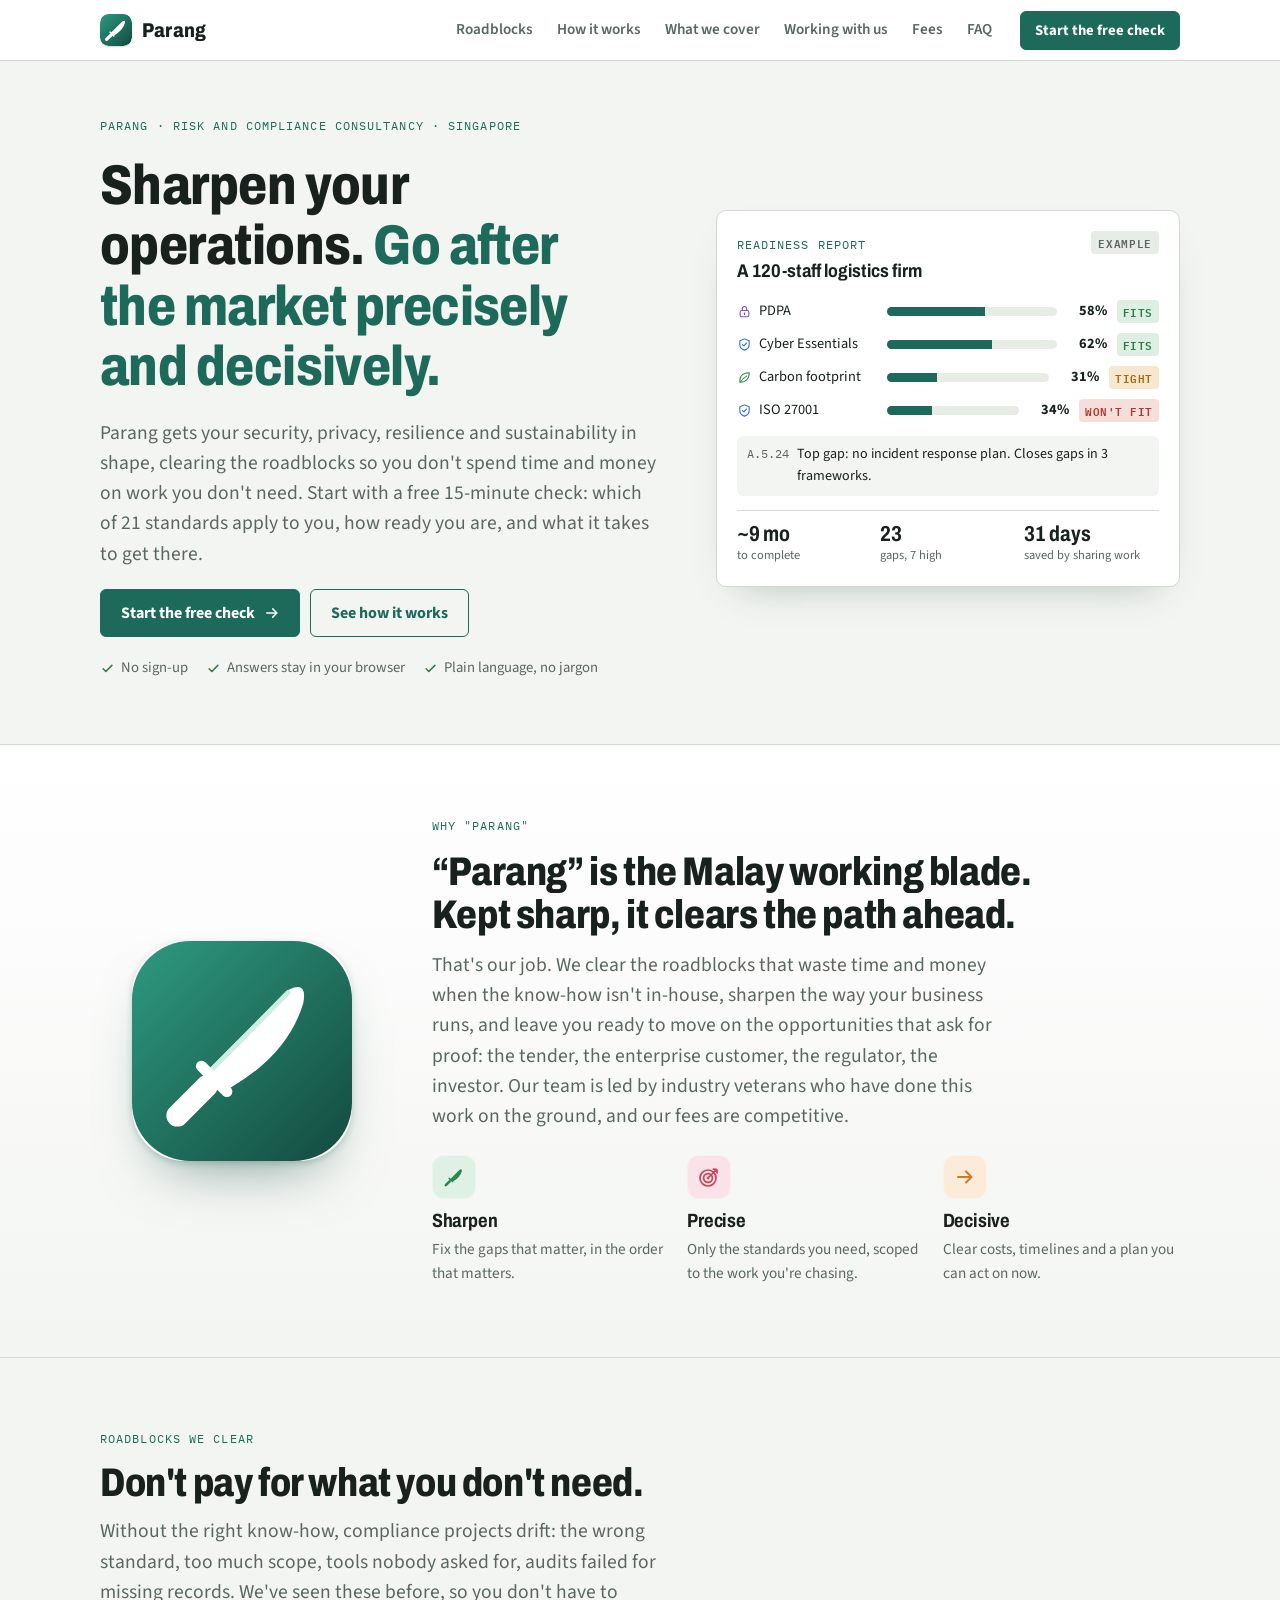
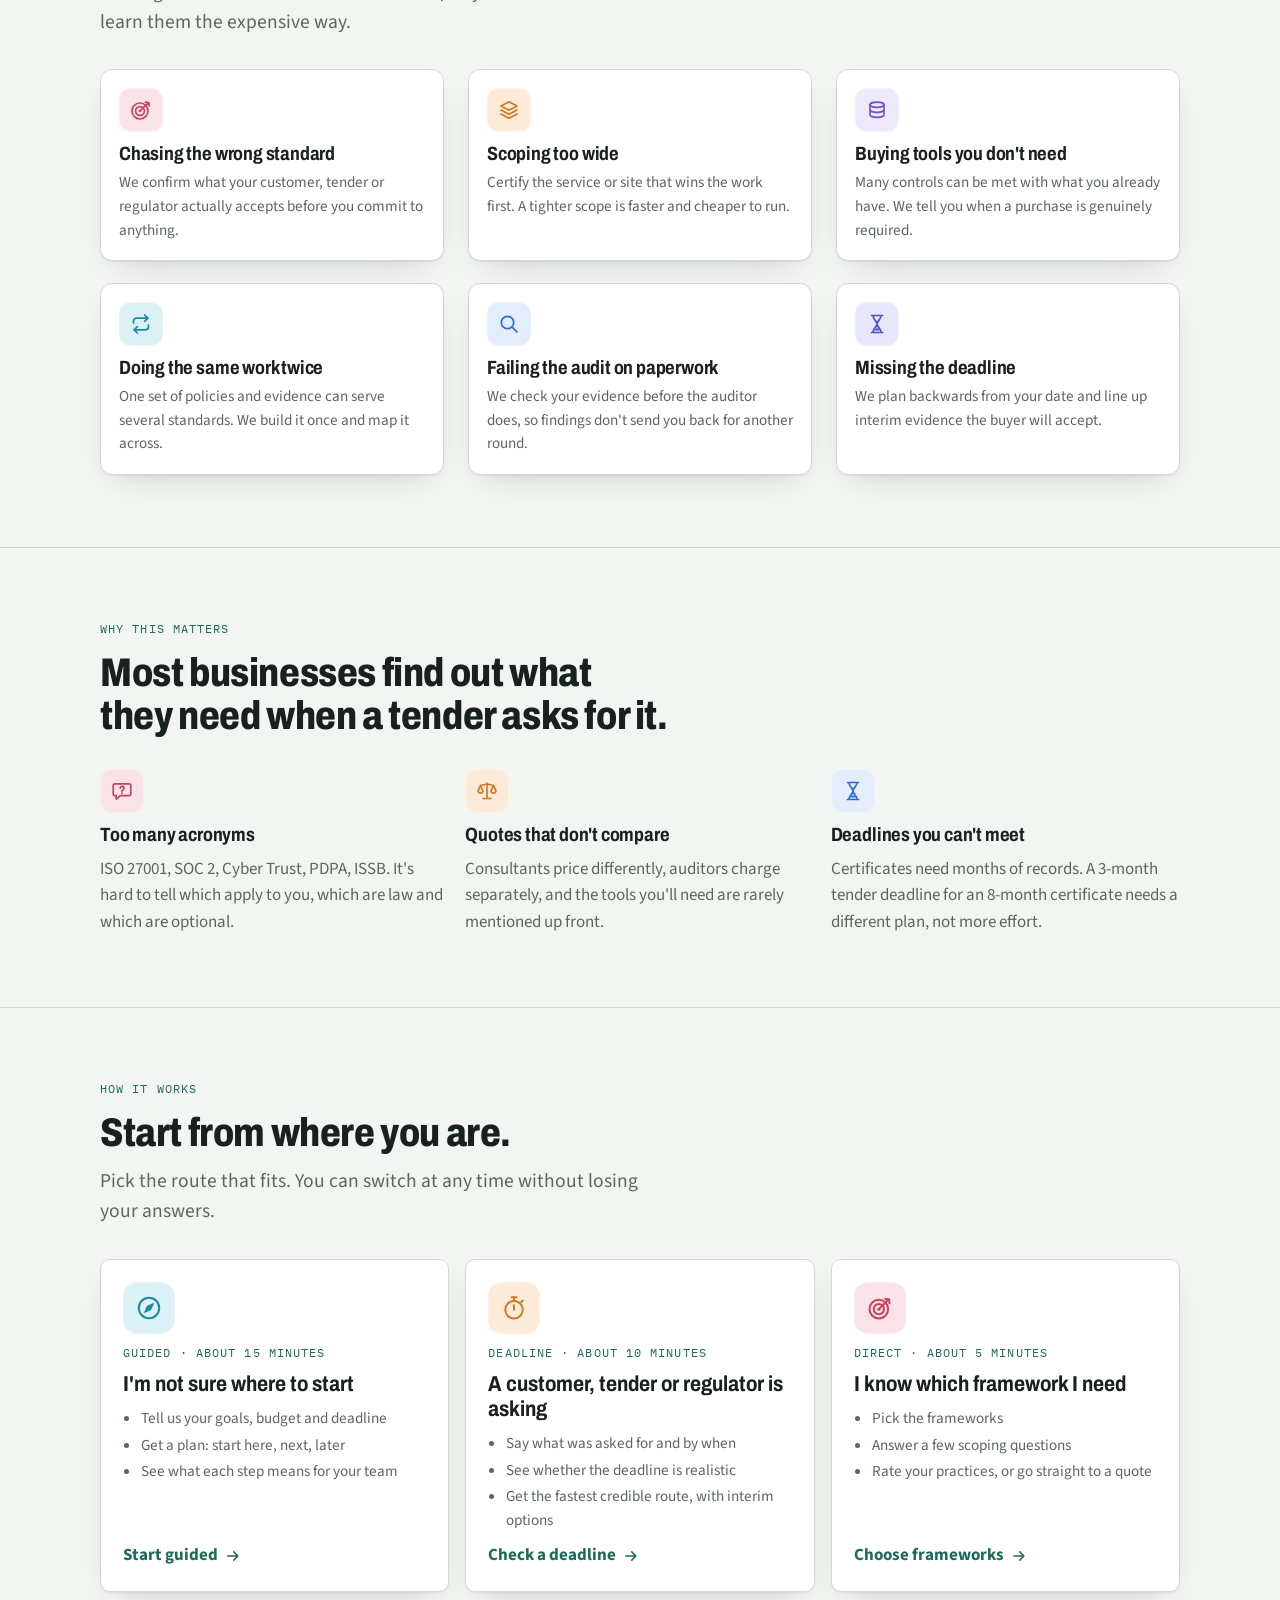
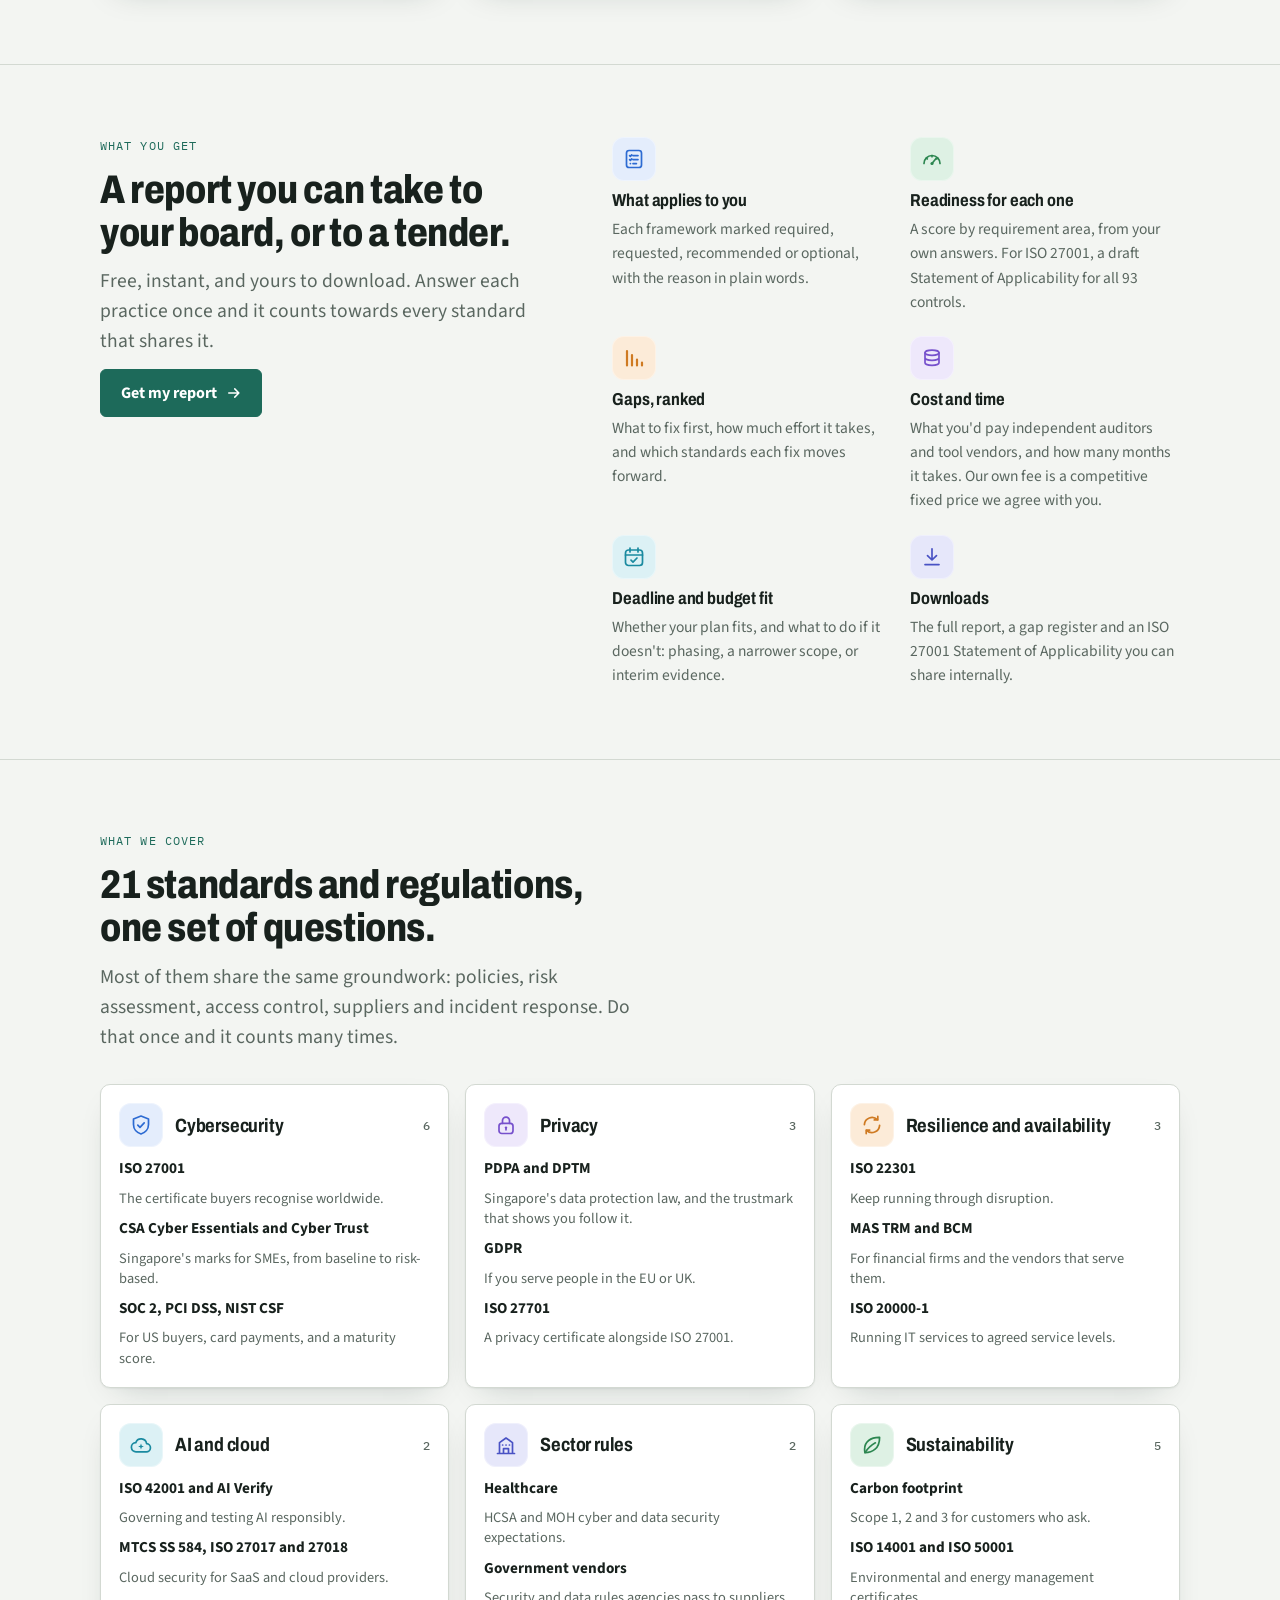
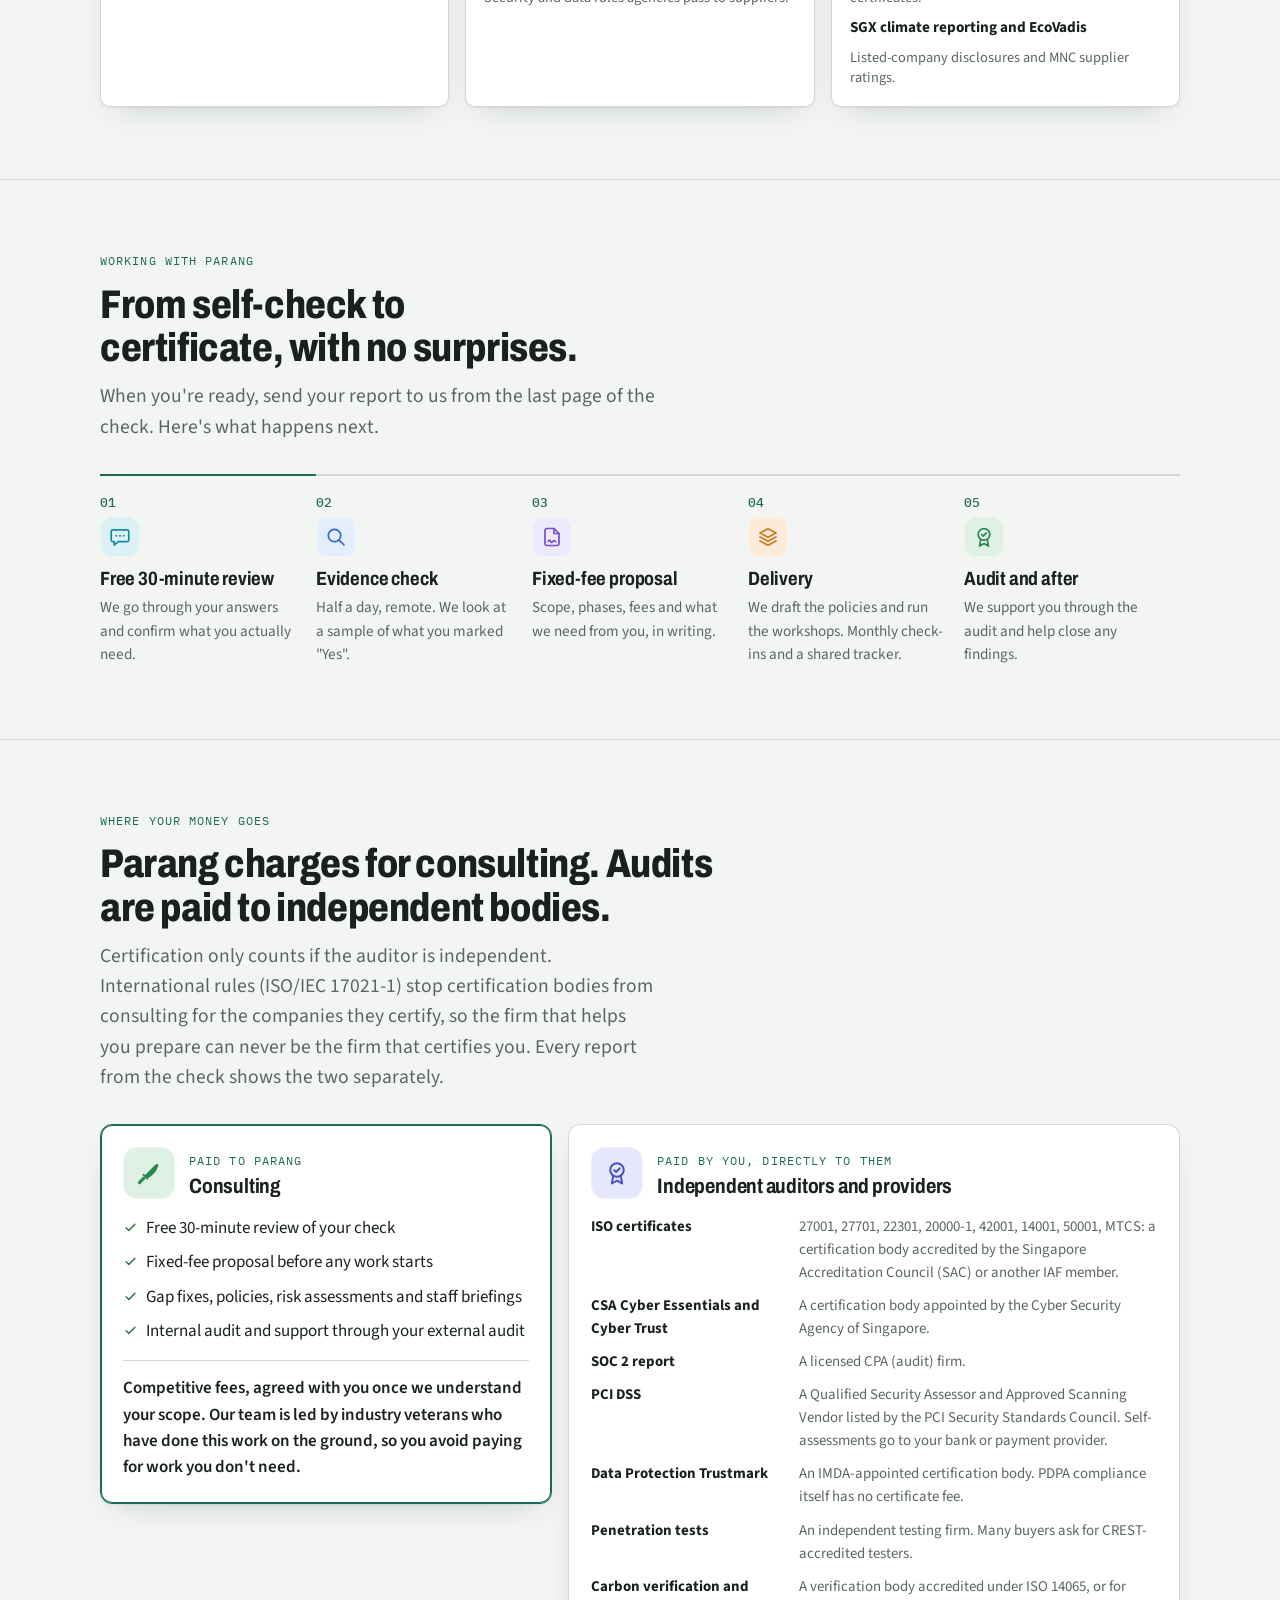
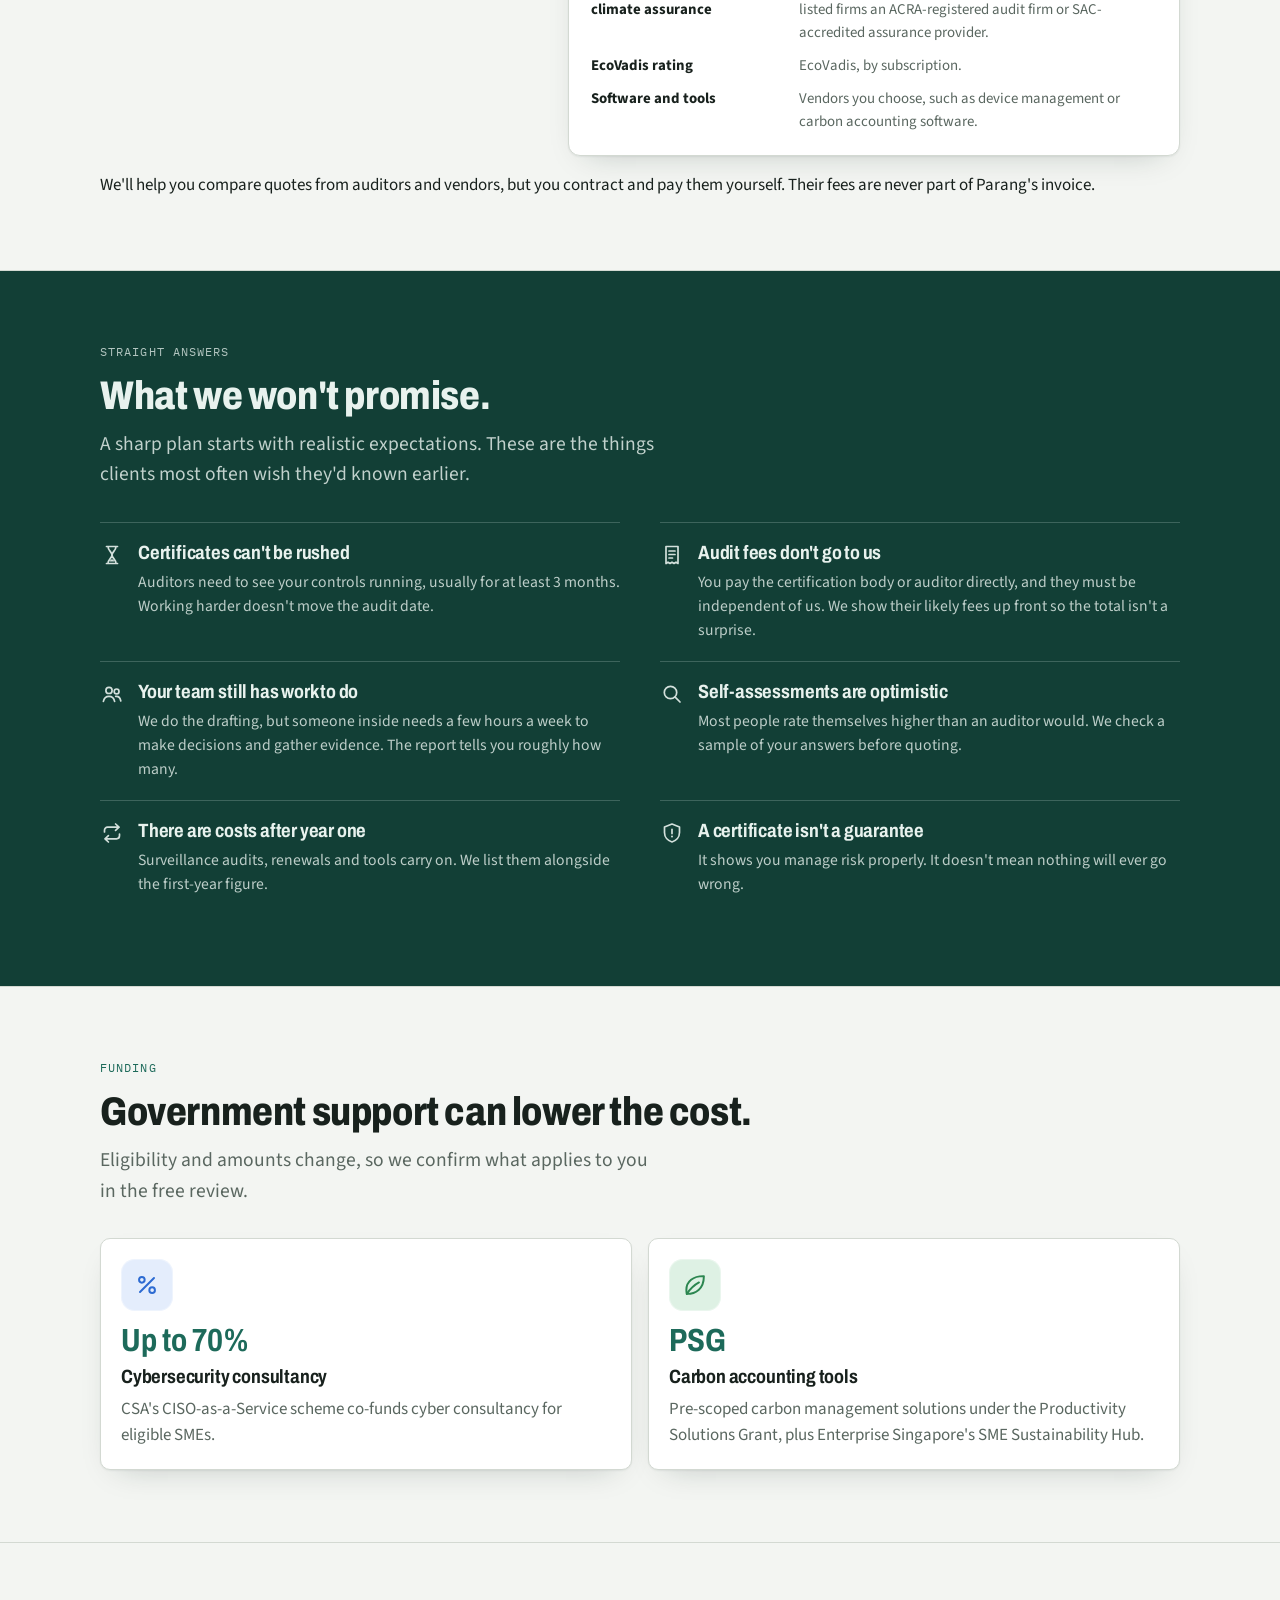
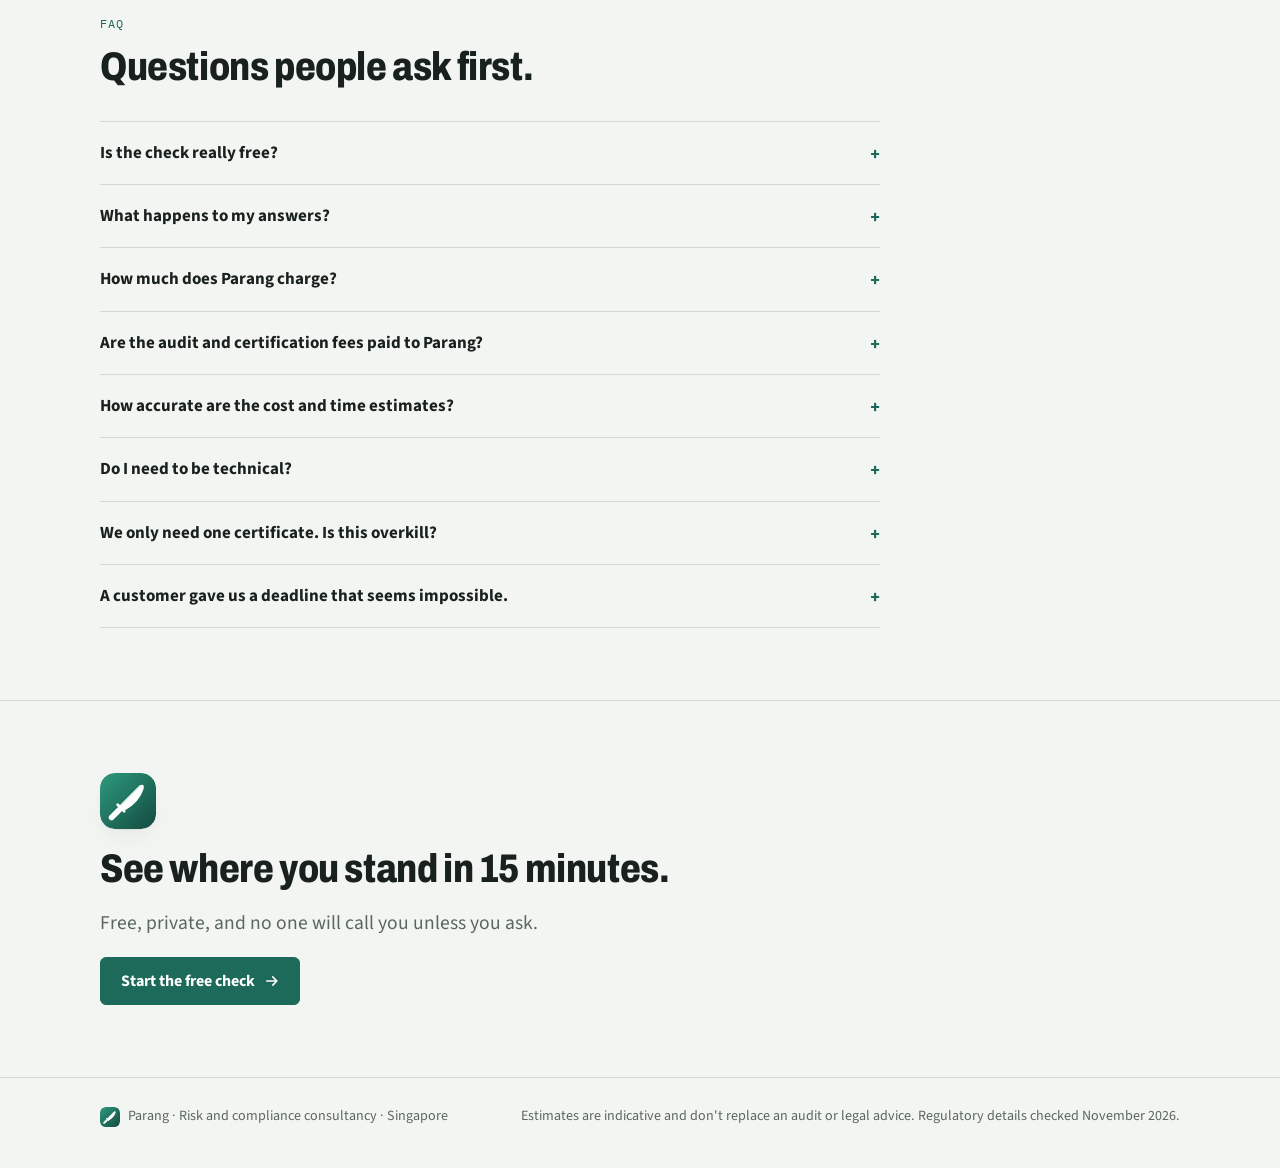
<file: index.html>
<!doctype html>
<html lang="en">
<head>
<meta charset="utf-8">
<meta name="viewport" content="width=device-width,initial-scale=1,viewport-fit=cover">
<style>body{margin:0}[hidden]{display:none!important}img{max-width:100%}</style>
<link rel="icon" href="favicon.svg" type="image/svg+xml">
<title>Parang</title>
<link rel="preconnect" href="https://fonts.googleapis.com">
<link rel="preconnect" href="https://fonts.gstatic.com" crossorigin>
<link rel="stylesheet" href="https://fonts.googleapis.com/css2?family=Archivo:wdth,wght@75..100,500..800&family=Source+Sans+3:wght@400;600;700&family=IBM+Plex+Mono:wght@400;500&display=swap">
<style>
/* Layout: consultancy front page — sticky bar; hero with a live-looking report card; problem, routes, report contents, coverage grid, engagement steps, honest expectations, funding, FAQ, closing call to action */
:root{
  --bg:#F3F5F2; --surface:#FFFFFF; --sunk:#E8ECE7; --line:#D3D9D2;
  --fg:#18211D; --muted:#5A6760; --accent:#1D6A5A; --accent-soft:#DCEBE5; --on-accent:#FFFFFF; --deep:#123F36; --on-deep:#E8F2EE;
  --good:#2F7A4B; --good-soft:#DDEFE2; --warn:#A8690F; --warn-soft:#F6E8CF; --bad:#B03A33; --bad-soft:#F6DEDA;
  --f-display:"Archivo","Arial Narrow",system-ui,sans-serif;
  --f-body:"Source Sans 3","Segoe UI",system-ui,sans-serif;
  --f-mono:"IBM Plex Mono",ui-monospace,Menlo,Consolas,monospace;
  --r:6px;
  --blue:#2D6BD2; --blue-s:#E4EDFC; --purple:#7650CC; --purple-s:#EEE8FB; --orange:#CF7A22; --orange-s:#FCEBD8;
  --teal:#1A8AA0; --teal-s:#DCF1F5; --indigo:#4952C4; --indigo-s:#E6E7FA; --green:#2C8650; --green-s:#DEF1E4; --rose:#C8425A; --rose-s:#FAE3E8;
  --shadow:0 1px 2px rgba(16,40,34,.06),0 12px 32px -18px rgba(16,40,34,.28);
}
@media (prefers-color-scheme: dark){:root:not([data-theme="light"]){
  --bg:#111715; --surface:#18201D; --sunk:#1F2925; --line:#2E3A35;
  --fg:#E4EBE7; --muted:#9AA8A1; --accent:#5FC0A6; --accent-soft:#1B3A33; --on-accent:#0D1714; --deep:#0B2621; --on-deep:#D5E9E2;
  --good:#6CC58F; --good-soft:#1C3527; --warn:#E3AA52; --warn-soft:#3A2D16; --bad:#EE8078; --bad-soft:#3E211E;
  --blue:#7FA9F2; --blue-s:#1B2A44; --purple:#B39AF0; --purple-s:#2A2240; --orange:#F0A75C; --orange-s:#3A2A18;
  --teal:#6CC9DB; --teal-s:#173238; --indigo:#9AA1F2; --indigo-s:#22254A; --green:#74CE96; --green-s:#1A3324; --rose:#F08B9E; --rose-s:#3E1F27;
  --shadow:0 1px 2px rgba(0,0,0,.3),0 12px 32px -18px rgba(0,0,0,.6); color-scheme:dark}}
:root[data-theme="dark"]{
  --bg:#111715; --surface:#18201D; --sunk:#1F2925; --line:#2E3A35;
  --fg:#E4EBE7; --muted:#9AA8A1; --accent:#5FC0A6; --accent-soft:#1B3A33; --on-accent:#0D1714; --deep:#0B2621; --on-deep:#D5E9E2;
  --good:#6CC58F; --good-soft:#1C3527; --warn:#E3AA52; --warn-soft:#3A2D16; --bad:#EE8078; --bad-soft:#3E211E;
  --blue:#7FA9F2; --blue-s:#1B2A44; --purple:#B39AF0; --purple-s:#2A2240; --orange:#F0A75C; --orange-s:#3A2A18;
  --teal:#6CC9DB; --teal-s:#173238; --indigo:#9AA1F2; --indigo-s:#22254A; --green:#74CE96; --green-s:#1A3324; --rose:#F08B9E; --rose-s:#3E1F27;
  --shadow:0 1px 2px rgba(0,0,0,.3),0 12px 32px -18px rgba(0,0,0,.6); color-scheme:dark}
*{box-sizing:border-box}
html{scroll-behavior:smooth;scroll-padding-top:72px}
@media (prefers-reduced-motion:reduce){html{scroll-behavior:auto}}
body{background:var(--bg);color:var(--fg);font-family:var(--f-body);font-size:17px;line-height:1.55}
.wrap{max-width:1120px;margin:0 auto;padding-inline:20px}
h1,h2,h3{font-family:var(--f-display);font-stretch:82%;text-wrap:balance;margin:0;line-height:1.08;letter-spacing:-.01em}
h1{font-size:clamp(2.2rem,5vw,3.5rem);font-weight:800}
h2{font-size:clamp(1.7rem,3.6vw,2.5rem);font-weight:800}
h3{font-size:1.2rem;font-weight:700;line-height:1.2}
p{margin:0}
a{color:var(--accent)}
.eyebrow{font-family:var(--f-mono);font-size:.76rem;letter-spacing:.09em;text-transform:uppercase;color:var(--accent)}
.muted{color:var(--muted)}
.lede{font-size:clamp(1.05rem,1.8vw,1.22rem);color:var(--muted);max-width:56ch}

/* Bar */
.bar{position:sticky;top:env(safe-area-inset-top,0px);z-index:10;background:var(--surface);border-bottom:1px solid var(--line)}
.bar .wrap{display:flex;align-items:center;gap:18px;min-height:60px;flex-wrap:wrap}
.brand{display:flex;align-items:center;gap:10px;font:800 1.25rem var(--f-display);font-stretch:85%;letter-spacing:.01em;color:var(--fg);text-decoration:none}
.links{display:flex;gap:4px;margin-left:auto;flex-wrap:wrap}
.links a{color:var(--muted);text-decoration:none;font-weight:600;font-size:.95rem;padding:8px 10px;border-radius:var(--r)}
.links a:hover{color:var(--fg);background:var(--sunk)}
@media (max-width:820px){.links a.opt{display:none}}
.btn{display:inline-flex;align-items:center;justify-content:center;gap:8px;font:700 1rem var(--f-body);border-radius:var(--r);padding:12px 20px;border:1px solid var(--accent);background:var(--accent);color:var(--on-accent);text-decoration:none;cursor:pointer}
.btn.small{padding:8px 14px;font-size:.92rem}
.btn.ghost{background:transparent;color:var(--accent)}
.btn:focus-visible,.links a:focus-visible,.route:focus-visible,summary:focus-visible{outline:2px solid var(--accent);outline-offset:2px}

/* Hero */
.hero{padding-block:56px 64px}
.hero .wrap{display:grid;grid-template-columns:minmax(0,1.1fr) minmax(0,.9fr);gap:48px;align-items:center}
@media (max-width:900px){.hero .wrap{grid-template-columns:1fr;gap:36px}}
.hero-copy{display:flex;flex-direction:column;gap:20px;min-width:0}
.hero h1 em{font-style:normal;color:var(--accent)}
.ctas{display:flex;flex-wrap:wrap;gap:10px;align-items:center}
.assure{display:flex;flex-wrap:wrap;gap:6px 18px;font-size:.92rem;color:var(--muted);list-style:none;margin:0;padding:0}
.assure li{display:flex;align-items:center;gap:6px}
.assure .ic{color:var(--good)}

/* Report card preview */
.card{background:var(--surface);border:1px solid var(--line);border-radius:10px;box-shadow:0 18px 40px -24px rgba(18,63,54,.35);padding:20px;display:flex;flex-direction:column;gap:14px;min-width:0}
.card-top{display:flex;justify-content:space-between;gap:10px;align-items:flex-start}
.card-top strong{font-family:var(--f-display);font-stretch:85%;font-size:1.15rem}
.tag{font:600 .68rem var(--f-mono);letter-spacing:.06em;text-transform:uppercase;background:var(--sunk);color:var(--muted);border-radius:4px;padding:2px 7px;white-space:nowrap}
.rows{display:flex;flex-direction:column;gap:10px}
.r .n{display:flex;align-items:center;gap:7px;min-width:0}
.r{display:grid;grid-template-columns:minmax(0,140px) 1fr 40px auto;gap:10px;align-items:center;font-size:.9rem}
.r .t{height:9px;background:var(--sunk);border-radius:99px;overflow:hidden}
.r .t i{display:block;height:100%;background:var(--accent)}
.r .p{font-variant-numeric:tabular-nums;font-weight:700;text-align:right}
.chip{font:600 .66rem var(--f-mono);letter-spacing:.05em;text-transform:uppercase;border-radius:4px;padding:2px 6px;white-space:nowrap}
.chip.ok{background:var(--good-soft);color:var(--good)}.chip.tight{background:var(--warn-soft);color:var(--warn)}.chip.no{background:var(--bad-soft);color:var(--bad)}
.card-foot{display:grid;grid-template-columns:repeat(3,1fr);gap:8px;border-top:1px solid var(--line);padding-top:12px}
.card-foot div{display:flex;flex-direction:column}
.card-foot b{font-family:var(--f-display);font-stretch:80%;font-size:1.35rem;font-variant-numeric:tabular-nums;line-height:1.1}
.card-foot span{font-size:.78rem;color:var(--muted)}
.gapline{display:flex;gap:8px;align-items:baseline;font-size:.88rem;background:var(--bg);border-radius:var(--r);padding:8px 10px}
.gapline .id{font-family:var(--f-mono);font-size:.74rem;color:var(--muted)}
@media (max-width:440px){.r{grid-template-columns:minmax(0,1fr) 38px auto}.r .t{grid-column:1/-1;grid-row:2}}

/* Sections */
section.s{padding-block:72px;border-top:1px solid var(--line)}
.shead{display:flex;flex-direction:column;gap:12px;margin-bottom:32px;max-width:720px}
.grid3{display:grid;grid-template-columns:repeat(3,minmax(0,1fr));gap:16px}
@media (max-width:860px){.grid3{grid-template-columns:1fr}}
.pain{display:flex;flex-direction:column;gap:10px}
.route{display:flex;flex-direction:column;gap:10px;background:var(--surface);border:1px solid var(--line);border-radius:10px;padding:22px;text-decoration:none;color:inherit;min-width:0}
.route:hover{border-color:var(--accent)}
.route .q{font-family:var(--f-display);font-stretch:85%;font-size:1.35rem;font-weight:700;line-height:1.15}
.route ul{margin:0;padding-left:18px;color:var(--muted);font-size:.95rem;display:flex;flex-direction:column;gap:3px}
.route .go{margin-top:auto;font-weight:700;color:var(--accent)}
.split{display:grid;grid-template-columns:minmax(0,.9fr) minmax(0,1.1fr);gap:48px;align-items:start}
@media (max-width:900px){.split{grid-template-columns:1fr;gap:28px}}
.feat{display:grid;grid-template-columns:repeat(2,minmax(0,1fr));gap:22px 28px}
@media (max-width:560px){.feat{grid-template-columns:1fr}}
.feat div{display:flex;flex-direction:column;gap:4px}
.feat h3{font-size:1.08rem}
.feat p{color:var(--muted);font-size:.97rem}

/* Coverage */
.fams{display:grid;grid-template-columns:repeat(3,minmax(0,1fr));gap:16px}
@media (max-width:900px){.fams{grid-template-columns:repeat(2,minmax(0,1fr))}}
@media (max-width:600px){.fams{grid-template-columns:1fr}}
.fam{background:var(--surface);border:1px solid var(--line);border-radius:10px;padding:18px;display:flex;flex-direction:column;gap:10px;min-width:0}
.fam h3{display:flex;justify-content:space-between;gap:8px;align-items:baseline}
.fam h3 span{font:500 .78rem var(--f-mono);color:var(--muted)}
.fam dl{margin:0;display:flex;flex-direction:column;gap:8px}
.fam dt{font-weight:700;font-size:.95rem}
.fam dd{margin:0;color:var(--muted);font-size:.9rem;line-height:1.4}

/* Engagement steps */
.steps{list-style:none;margin:0;padding:0;display:grid;grid-template-columns:repeat(5,minmax(0,1fr));gap:0;counter-reset:st}
@media (max-width:900px){.steps{grid-template-columns:1fr}}
.steps li{counter-increment:st;padding:18px 18px 0 0;border-top:2px solid var(--line);display:flex;flex-direction:column;gap:6px;position:relative}
.steps li::before{content:counter(st,decimal-leading-zero);font:500 .8rem var(--f-mono);color:var(--accent)}
.steps li:first-child{border-top-color:var(--accent)}
@media (max-width:900px){.steps li{padding:16px 0 14px}}
.steps p{color:var(--muted);font-size:.95rem}

/* Honest section (the one dark band) */
.honest{background:var(--deep);color:var(--on-deep);border-top:0}
.honest .eyebrow{color:var(--on-deep);opacity:.75}
.honest .lede{color:var(--on-deep);opacity:.82}
.truths{display:grid;grid-template-columns:repeat(2,minmax(0,1fr));gap:0 40px}
@media (max-width:760px){.truths{grid-template-columns:1fr}}
.truths div{padding:18px 0;border-top:1px solid rgba(213,233,226,.22);display:flex;flex-direction:column;gap:6px}
.truths h3{color:var(--on-deep)}
.truths p{opacity:.8;font-size:.98rem}

/* Funding, FAQ, end */
.fund{display:grid;grid-template-columns:repeat(2,minmax(0,1fr));gap:16px}
@media (max-width:760px){.fund{grid-template-columns:1fr}}
.fund div{background:var(--accent-soft);border-radius:10px;padding:20px;display:flex;flex-direction:column;gap:8px}
.fund b{font-family:var(--f-display);font-stretch:80%;font-size:2rem;line-height:1;color:var(--accent)}
.faq{display:flex;flex-direction:column;max-width:780px}
.faq details{border-top:1px solid var(--line);padding:4px 0}
.faq details:last-child{border-bottom:1px solid var(--line)}
.faq summary{cursor:pointer;font-weight:700;padding:14px 0;list-style:none;display:flex;justify-content:space-between;gap:16px}
.faq summary::-webkit-details-marker{display:none}
.faq summary::after{content:"+";font-family:var(--f-mono);color:var(--accent)}
.faq details[open] summary::after{content:"–"}
.faq details p{color:var(--muted);padding-bottom:16px;max-width:68ch}
.end{text-align:left;display:flex;flex-direction:column;gap:18px;align-items:flex-start}
footer{border-top:1px solid var(--line);padding-block:28px 40px;color:var(--muted);font-size:.88rem}
footer .wrap{display:flex;flex-wrap:wrap;gap:10px 24px;justify-content:space-between}

/* Icons: one line weight on a 24 grid, set in softly tinted rounded tiles */
.ic{width:24px;height:24px;flex:none;display:inline-block;vertical-align:middle}
.ic.sm{width:18px;height:18px}
.ic.xs{width:15px;height:15px}
.logo{width:32px;height:32px;flex:none;border-radius:8.5px;box-shadow:0 1px 2px rgba(16,40,34,.2)}
.logo.sm{width:20px;height:20px;border-radius:5.5px;box-shadow:none}
.tile{width:44px;height:44px;border-radius:12px;display:grid;place-items:center;flex:none;background:var(--ts);color:var(--tc);box-shadow:inset 0 0 0 1px rgba(255,255,255,.35)}
.tile.lg{width:52px;height:52px;border-radius:14px}
.tile.lg .ic{width:28px;height:28px}
.c-blue{--tc:var(--blue);--ts:var(--blue-s)}.c-purple{--tc:var(--purple);--ts:var(--purple-s)}.c-orange{--tc:var(--orange);--ts:var(--orange-s)}
.c-teal{--tc:var(--teal);--ts:var(--teal-s)}.c-indigo{--tc:var(--indigo);--ts:var(--indigo-s)}.c-green{--tc:var(--green);--ts:var(--green-s)}.c-rose{--tc:var(--rose);--ts:var(--rose-s)}
svg.c-blue,svg.c-purple,svg.c-green{color:var(--tc)}
.btn .ic.sm{margin-right:-2px}
.go{display:inline-flex;align-items:center;gap:6px}
.route{box-shadow:var(--shadow);transition:transform .18s ease,box-shadow .18s ease}
@media (prefers-reduced-motion:no-preference){.route:hover{transform:translateY(-2px)}}
.feat div,.trio div{display:flex;flex-direction:column;gap:6px}
.feat .tile,.trio .tile{margin-bottom:4px}
.famhead{display:flex;align-items:center;gap:12px}
.famhead h3{flex:1;min-width:0}
.famhead .count{font:500 .78rem var(--f-mono);color:var(--muted)}
.fam{box-shadow:var(--shadow)}
.steps .tile{width:40px;height:40px;border-radius:11px;margin-bottom:4px}
.truths div{flex-direction:row!important;gap:14px!important;align-items:flex-start}
.truths .ic{color:var(--on-deep);opacity:.9;margin-top:2px}
.truths span{display:flex;flex-direction:column;gap:6px}
.fund .tile{margin-bottom:6px}
.fund div{background:var(--surface)!important;border:1px solid var(--line);box-shadow:var(--shadow)}
/* Why Parang */
.why{background:linear-gradient(180deg,var(--surface),var(--bg))}
.whygrid{display:grid;grid-template-columns:minmax(0,.55fr) minmax(0,1.45fr);gap:48px;align-items:center}
@media (max-width:860px){.whygrid{grid-template-columns:1fr;gap:24px}}
.bladeart{display:grid;place-items:center}
.bladeart svg{width:min(220px,60vw);height:auto;border-radius:24%;box-shadow:0 30px 60px -30px rgba(19,74,63,.6),0 2px 6px rgba(19,74,63,.2)}
.whycopy{display:flex;flex-direction:column;gap:14px;min-width:0}
.trio{display:grid;grid-template-columns:repeat(3,minmax(0,1fr));gap:18px;margin-top:10px}
@media (max-width:600px){.trio{grid-template-columns:1fr}}
.trio p{color:var(--muted);font-size:.95rem}
.endlogo{width:56px;height:56px;border-radius:15px;box-shadow:var(--shadow)}
.fbrand{display:inline-flex;align-items:center;gap:8px}

/* Where your money goes */
.moneygrid{display:grid;grid-template-columns:minmax(0,.85fr) minmax(0,1.15fr);gap:16px;align-items:start}
@media (max-width:900px){.moneygrid{grid-template-columns:1fr}}
.mcard{background:var(--surface);border:1px solid var(--line);border-radius:12px;padding:22px;display:flex;flex-direction:column;gap:16px;box-shadow:var(--shadow);min-width:0}
.mcard.us{border-color:var(--accent);box-shadow:inset 0 0 0 1px var(--accent),var(--shadow)}
.mtop{display:flex;gap:14px;align-items:center}
.mtop h3{font-size:1.3rem}
.mlist{list-style:none;margin:0;padding:0;display:flex;flex-direction:column;gap:8px}
.mlist li{display:flex;gap:8px;align-items:baseline}
.mlist .ic{color:var(--good);position:relative;top:2px}
.payees{margin:0;display:grid;grid-template-columns:minmax(0,190px) 1fr;gap:10px 18px;font-size:.93rem}
.payees dt{font-weight:700}
.payees dd{margin:0;color:var(--muted)}
@media (max-width:560px){.payees{grid-template-columns:1fr;gap:2px}.payees dd{margin-bottom:10px}}
.mnote{margin-top:16px}
.mpitch{margin:0;padding-top:14px;border-top:1px solid var(--line);font-weight:600}

.roads{display:grid;grid-template-columns:repeat(3,minmax(0,1fr));gap:22px 24px}
@media (max-width:860px){.roads{grid-template-columns:repeat(2,minmax(0,1fr))}}
@media (max-width:560px){.roads{grid-template-columns:1fr}}
.roads div{display:flex;flex-direction:column;gap:6px;background:var(--surface);border:1px solid var(--line);border-radius:12px;padding:18px;box-shadow:var(--shadow)}
.roads .tile{margin-bottom:4px}
.roads p{color:var(--muted);font-size:.95rem}
</style>
</head>
<body>
<svg xmlns="http://www.w3.org/2000/svg" width="0" height="0" style="position:absolute" aria-hidden="true" focusable="false">
 <defs>
  <linearGradient id="g-brand" x1="0" y1="0" x2="1" y2="1"><stop offset="0" stop-color="#2E9A7F"/><stop offset="1" stop-color="#134A3F"/></linearGradient>
 </defs>
 <!-- Brand: a parang blade on a rounded tile -->
 <symbol id="i-logo" viewBox="0 0 32 32">
  <rect width="32" height="32" rx="8.5" fill="url(#g-brand)"/>
  <path d="M11.2 18.6 L22.6 7.2 Q25.6 5.6 24.9 9.1 Q22.6 16.6 14.2 21.4 Z" fill="#fff"/>
  <path d="M11.4 18.9 L22.7 7.5" stroke="#CDEDE3" stroke-width=".7" fill="none" stroke-linecap="round"/>
  <path d="M6.6 25.4 L10.9 21.1" stroke="#fff" stroke-width="3.2" stroke-linecap="round" fill="none"/>
  <path d="M10.1 18.2 L13.8 21.9" stroke="#fff" stroke-width="1.6" stroke-linecap="round" fill="none"/>
 </symbol>
 <symbol id="i-blade" viewBox="0 0 24 24">
  <path d="M8.2 14.2 L17.6 4.8 Q20.4 3.3 19.8 6.4 Q18 12.4 11 16.6 Z" fill="currentColor" stroke="none"/>
  <path d="M3.8 20.2 L7.6 16.4" stroke="currentColor" stroke-width="2.6" stroke-linecap="round" fill="none"/>
  <path d="M7.2 13.4 L10.6 16.8" stroke="currentColor" stroke-width="1.5" stroke-linecap="round" fill="none"/>
 </symbol>
 <g fill="none" stroke="currentColor" stroke-width="1.7" stroke-linecap="round" stroke-linejoin="round">
 <symbol id="i-compass" viewBox="0 0 24 24"><circle cx="12" cy="12" r="8.75" fill="none" stroke="currentColor" stroke-width="1.7"/><path d="M15.6 8.4 13.3 13.3 8.4 15.6 10.7 10.7Z" fill="currentColor" stroke="currentColor" stroke-width="1.2" stroke-linejoin="round"/></symbol>
 <symbol id="i-stopwatch" viewBox="0 0 24 24"><g fill="none" stroke="currentColor" stroke-width="1.7" stroke-linecap="round"><circle cx="12" cy="13.5" r="7.5"/><path d="M12 13.5V9.6M10 2.8h4M12 2.8V6M18.3 6.8l1.3-1.3"/></g></symbol>
 <symbol id="i-target" viewBox="0 0 24 24"><g fill="none" stroke="currentColor" stroke-width="1.7" stroke-linecap="round" stroke-linejoin="round"><circle cx="11" cy="13" r="8"/><circle cx="11" cy="13" r="4.4"/><path d="M11 13 19.5 4.5M16.4 4.2l3.4.3.3 3.4"/></g><circle cx="11" cy="13" r="1.3" fill="currentColor"/></symbol>
 <symbol id="i-question" viewBox="0 0 24 24"><g fill="none" stroke="currentColor" stroke-width="1.7" stroke-linecap="round" stroke-linejoin="round"><path d="M5 4.8h14a1.8 1.8 0 0 1 1.8 1.8v8.2a1.8 1.8 0 0 1-1.8 1.8h-8.6L6.2 20v-3.4H5a1.8 1.8 0 0 1-1.8-1.8V6.6A1.8 1.8 0 0 1 5 4.8z"/><path d="M10.2 9.2a1.9 1.9 0 1 1 2.6 1.8c-.5.2-.8.6-.8 1.1v.3"/></g><circle cx="12" cy="14.3" r=".95" fill="currentColor"/></symbol>
 <symbol id="i-scale" viewBox="0 0 24 24"><g fill="none" stroke="currentColor" stroke-width="1.7" stroke-linecap="round" stroke-linejoin="round"><path d="M12 4v15.5M8 19.5h8M5.5 6.5 12 5l6.5 1.5"/><path d="M5.5 6.5 3 12.2a2.6 2.6 0 0 0 5 0zM18.5 6.5 16 12.2a2.6 2.6 0 0 0 5 0z"/></g></symbol>
 <symbol id="i-hourglass" viewBox="0 0 24 24"><g fill="none" stroke="currentColor" stroke-width="1.7" stroke-linecap="round" stroke-linejoin="round"><path d="M6.5 3.5h11M6.5 20.5h11M8 3.5c0 4.2 4 5.3 4 8.5s-4 4.3-4 8.5M16 3.5c0 4.2-4 5.3-4 8.5s4 4.3 4 8.5"/></g><path d="M9.6 18.6c.6-1.6 1.6-2.4 2.4-2.4s1.8.8 2.4 2.4z" fill="currentColor"/></symbol>
 <symbol id="i-checklist" viewBox="0 0 24 24"><g fill="none" stroke="currentColor" stroke-width="1.7" stroke-linecap="round" stroke-linejoin="round"><rect x="4.5" y="3.5" width="15" height="17" rx="2.6"/><path d="M11 8.6h5M11 12.6h5M11 16.6h3.4M7.6 8.6l.8.8 1.3-1.5M7.6 12.6l.8.8 1.3-1.5"/></g><circle cx="8.4" cy="16.6" r=".9" fill="currentColor"/></symbol>
 <symbol id="i-gauge" viewBox="0 0 24 24"><g fill="none" stroke="currentColor" stroke-width="1.7" stroke-linecap="round" stroke-linejoin="round"><path d="M4 16.5a8 8 0 1 1 16 0"/><path d="M12 16.5l4-5"/><path d="M6.3 11.2l1 .7M12 8.5V9.7M17.7 11.2l-1 .7"/></g><circle cx="12" cy="16.5" r="1.6" fill="currentColor"/></symbol>
 <symbol id="i-ranked" viewBox="0 0 24 24"><g fill="none" stroke="currentColor" stroke-width="2.2" stroke-linecap="round"><path d="M5 19.5V5M10 19.5V9M15 19.5v-6M20 19.5v-3"/></g></symbol>
 <symbol id="i-coins" viewBox="0 0 24 24"><g fill="none" stroke="currentColor" stroke-width="1.7" stroke-linecap="round" stroke-linejoin="round"><ellipse cx="12" cy="6.8" rx="7" ry="2.6"/><path d="M5 6.8v5c0 1.4 3.1 2.6 7 2.6s7-1.2 7-2.6v-5M5 11.8v5c0 1.4 3.1 2.6 7 2.6s7-1.2 7-2.6v-5"/></g></symbol>
 <symbol id="i-calendar" viewBox="0 0 24 24"><g fill="none" stroke="currentColor" stroke-width="1.7" stroke-linecap="round" stroke-linejoin="round"><rect x="3.5" y="5" width="17" height="15.5" rx="3"/><path d="M3.5 10h17M8 3v4M16 3v4M9 15.2l2 2 4-4.2"/></g></symbol>
 <symbol id="i-download" viewBox="0 0 24 24"><g fill="none" stroke="currentColor" stroke-width="1.7" stroke-linecap="round" stroke-linejoin="round"><path d="M12 3.8v11M7.5 10.6 12 15l4.5-4.4M5 19.6h14"/></g></symbol>
 <symbol id="i-shield" viewBox="0 0 24 24"><g fill="none" stroke="currentColor" stroke-width="1.7" stroke-linecap="round" stroke-linejoin="round"><path d="M12 3 19.5 6v5.6c0 4.6-3.2 8.2-7.5 9.4-4.3-1.2-7.5-4.8-7.5-9.4V6z"/><path d="M8.8 12.1l2.2 2.2 4.2-4.4"/></g></symbol>
 <symbol id="i-lock" viewBox="0 0 24 24"><g fill="none" stroke="currentColor" stroke-width="1.7" stroke-linecap="round" stroke-linejoin="round"><rect x="5" y="10.3" width="14" height="10.2" rx="2.8"/><path d="M8.5 10.3V7.6a3.5 3.5 0 0 1 7 0v2.7M12 15v1.8"/></g><circle cx="12" cy="14.6" r="1.2" fill="currentColor"/></symbol>
 <symbol id="i-cycle" viewBox="0 0 24 24"><g fill="none" stroke="currentColor" stroke-width="1.7" stroke-linecap="round" stroke-linejoin="round"><path d="M19.6 12.4a7.6 7.6 0 0 1-13 4.9M4.4 11.6a7.6 7.6 0 0 1 13-4.9"/><path d="M17.8 3.4v3.5h-3.5M6.2 20.6v-3.5h3.5"/></g></symbol>
 <symbol id="i-cloud" viewBox="0 0 24 24"><g fill="none" stroke="currentColor" stroke-width="1.7" stroke-linecap="round" stroke-linejoin="round"><path d="M7.2 18.8h9.9a4.1 4.1 0 0 0 .5-8.2 5.6 5.6 0 0 0-10.8-1 4.6 4.6 0 0 0 .4 9.2z"/></g><path d="M12 10.6l.8 2.1 2.1.8-2.1.8-.8 2.1-.8-2.1-2.1-.8 2.1-.8z" fill="currentColor"/></symbol>
 <symbol id="i-building" viewBox="0 0 24 24"><g fill="none" stroke="currentColor" stroke-width="1.7" stroke-linecap="round" stroke-linejoin="round"><path d="M3.5 20.5h17M5.5 20.5V9.6L12 5l6.5 4.6v10.9M9.5 20.5v-4.8h5v4.8M8.6 12h.1M12 12h.1M15.4 12h.1"/></g></symbol>
 <symbol id="i-leaf" viewBox="0 0 24 24"><g fill="none" stroke="currentColor" stroke-width="1.7" stroke-linecap="round" stroke-linejoin="round"><path d="M19.6 4.4C10.4 4.2 4.6 9 4.6 16.2c0 1.2.1 2.3.4 3.4 7.4 0 14.6-4 14.6-15.2z"/><path d="M5 19.6c2.8-4.2 6.4-7.6 10.4-9.8"/></g></symbol>
 <symbol id="i-chat" viewBox="0 0 24 24"><g fill="none" stroke="currentColor" stroke-width="1.7" stroke-linecap="round" stroke-linejoin="round"><path d="M5 4.8h14a1.8 1.8 0 0 1 1.8 1.8v8.2a1.8 1.8 0 0 1-1.8 1.8h-8.6L6.2 20v-3.4H5a1.8 1.8 0 0 1-1.8-1.8V6.6A1.8 1.8 0 0 1 5 4.8z"/></g><circle cx="8.3" cy="10.7" r="1" fill="currentColor"/><circle cx="12" cy="10.7" r="1" fill="currentColor"/><circle cx="15.7" cy="10.7" r="1" fill="currentColor"/></symbol>
 <symbol id="i-search" viewBox="0 0 24 24"><g fill="none" stroke="currentColor" stroke-width="1.7" stroke-linecap="round"><circle cx="10.5" cy="10.5" r="6.2"/><path d="M15.2 15.2 20 20"/></g></symbol>
 <symbol id="i-sign" viewBox="0 0 24 24"><g fill="none" stroke="currentColor" stroke-width="1.7" stroke-linecap="round" stroke-linejoin="round"><path d="M14 3.5H7A1.9 1.9 0 0 0 5 5.4v13.2a1.9 1.9 0 0 0 2 1.9h10a1.9 1.9 0 0 0 2-1.9V8.5z"/><path d="M14 3.5v5h5M8.2 16.4c.9-1.6 1.9-1.6 2.4 0 .5 1.5 1.5 1.4 2.4 0 .7-1 1.6-1 2.6.3"/></g></symbol>
 <symbol id="i-layers" viewBox="0 0 24 24"><g fill="none" stroke="currentColor" stroke-width="1.7" stroke-linecap="round" stroke-linejoin="round"><path d="M12 3.8 20 8l-8 4.2L4 8z"/><path d="M4 12l8 4.2 8-4.2M4 16l8 4.2 8-4.2"/></g></symbol>
 <symbol id="i-seal" viewBox="0 0 24 24"><g fill="none" stroke="currentColor" stroke-width="1.7" stroke-linecap="round" stroke-linejoin="round"><circle cx="12" cy="9.4" r="5.8"/><path d="M8.8 14.3 7.6 21l4.4-2.4 4.4 2.4-1.2-6.7M9.6 9.5l1.6 1.6 3.1-3.2"/></g></symbol>
 <symbol id="i-receipt" viewBox="0 0 24 24"><g fill="none" stroke="currentColor" stroke-width="1.7" stroke-linecap="round" stroke-linejoin="round"><path d="M6 3.5h12v17l-2-1.3-2 1.3-2-1.3-2 1.3-2-1.3-2 1.3z"/><path d="M9 8h6M9 11.5h6M9 15h3.5"/></g></symbol>
 <symbol id="i-people" viewBox="0 0 24 24"><g fill="none" stroke="currentColor" stroke-width="1.7" stroke-linecap="round" stroke-linejoin="round"><circle cx="9" cy="8.4" r="3.1"/><path d="M3.4 19.4c.6-3.1 2.8-5 5.6-5s5 1.9 5.6 5"/><circle cx="16.6" cy="9.4" r="2.4"/><path d="M15.7 14.4c2.5-.3 4.5 1.2 5.1 4.6"/></g></symbol>
 <symbol id="i-repeat" viewBox="0 0 24 24"><g fill="none" stroke="currentColor" stroke-width="1.7" stroke-linecap="round" stroke-linejoin="round"><path d="M4.5 11V9.2a3 3 0 0 1 3-3h11.5M15.6 3l3.4 3.2-3.4 3.2M19.5 13v1.8a3 3 0 0 1-3 3H5M8.4 21 5 17.8l3.4-3.2"/></g></symbol>
 <symbol id="i-alert" viewBox="0 0 24 24"><g fill="none" stroke="currentColor" stroke-width="1.7" stroke-linecap="round" stroke-linejoin="round"><path d="M12 3 19.5 6v5.6c0 4.6-3.2 8.2-7.5 9.4-4.3-1.2-7.5-4.8-7.5-9.4V6z"/><path d="M12 8.4v4.2"/></g><circle cx="12" cy="15.6" r="1" fill="currentColor"/></symbol>
 <symbol id="i-percent" viewBox="0 0 24 24"><g fill="none" stroke="currentColor" stroke-width="1.7" stroke-linecap="round"><path d="M18 6 6 18"/><circle cx="7.6" cy="7.6" r="2.4"/><circle cx="16.4" cy="16.4" r="2.4"/></g></symbol>
 <symbol id="i-check" viewBox="0 0 24 24"><path d="M5 12.5l4.3 4.3L19 7" fill="none" stroke="currentColor" stroke-width="2.4" stroke-linecap="round" stroke-linejoin="round"/></symbol>
 <symbol id="i-arrow" viewBox="0 0 24 24"><path d="M5 12h13.5M13 6.5l5.5 5.5-5.5 5.5" fill="none" stroke="currentColor" stroke-width="2" stroke-linecap="round" stroke-linejoin="round"/></symbol>
 </g>
</svg>
<header class="bar">
  <div class="wrap">
    <a class="brand" href="#top" aria-label="Parang, home">
      <svg class="logo" viewBox="0 0 32 32" aria-hidden="true"><use href="#i-logo"/></svg>
      <span>Parang</span>
    </a>
    <nav class="links" aria-label="Sections">
      <a class="opt" href="#roadblocks">Roadblocks</a>
      <a class="opt" href="#how">How it works</a>
      <a class="opt" href="#cover">What we cover</a>
      <a class="opt" href="#working">Working with us</a>
      <a class="opt" href="#fees">Fees</a>
      <a class="opt" href="#faq">FAQ</a>
    </nav>
    <a class="btn small" href="check.html">Start the free check</a>
  </div>
</header>

<main id="top">
  <section class="hero">
    <div class="wrap">
      <div class="hero-copy">
        <span class="eyebrow">Parang · Risk and compliance consultancy · Singapore</span>
        <h1>Sharpen your operations. <em>Go after the market precisely and decisively.</em></h1>
        <p class="lede">Parang gets your security, privacy, resilience and sustainability in shape, clearing the roadblocks so you don't spend time and money on work you don't need. Start with a free 15-minute check: which of 21 standards apply to you, how ready you are, and what it takes to get there.</p>
        <div class="ctas"><a class="btn" href="check.html">Start the free check <svg class="ic sm" aria-hidden="true"><use href="#i-arrow"/></svg></a><a class="btn ghost" href="#how">See how it works</a></div>
        <ul class="assure"><li><svg class="ic xs" aria-hidden="true"><use href="#i-check"/></svg>No sign-up</li><li><svg class="ic xs" aria-hidden="true"><use href="#i-check"/></svg>Answers stay in your browser</li><li><svg class="ic xs" aria-hidden="true"><use href="#i-check"/></svg>Plain language, no jargon</li></ul>
      </div>
      <div class="card" role="img" aria-label="Example readiness report showing four frameworks with readiness, deadline fit, cost and timeline">
        <div class="card-top"><div><span class="eyebrow">Readiness report</span><br><strong>A 120-staff logistics firm</strong></div><span class="tag">Example</span></div>
        <div class="rows">
          <div class="r"><span class="n"><svg class="ic xs c-purple" aria-hidden="true"><use href="#i-lock"/></svg>PDPA</span><span class="t"><i style="width:58%"></i></span><span class="p">58%</span><span class="chip ok">Fits</span></div>
          <div class="r"><span class="n"><svg class="ic xs c-blue" aria-hidden="true"><use href="#i-shield"/></svg>Cyber Essentials</span><span class="t"><i style="width:62%"></i></span><span class="p">62%</span><span class="chip ok">Fits</span></div>
          <div class="r"><span class="n"><svg class="ic xs c-green" aria-hidden="true"><use href="#i-leaf"/></svg>Carbon footprint</span><span class="t"><i style="width:31%"></i></span><span class="p">31%</span><span class="chip tight">Tight</span></div>
          <div class="r"><span class="n"><svg class="ic xs c-blue" aria-hidden="true"><use href="#i-shield"/></svg>ISO 27001</span><span class="t"><i style="width:34%"></i></span><span class="p">34%</span><span class="chip no">Won't fit</span></div>
        </div>
        <div class="gapline"><span class="id">A.5.24</span><span>Top gap: no incident response plan. Closes gaps in 3 frameworks.</span></div>
        <div class="card-foot">
          <div><b>~9 mo</b><span>to complete</span></div>
          <div><b>23</b><span>gaps, 7 high</span></div>
          <div><b>31 days</b><span>saved by sharing work</span></div>
        </div>
      </div>
    </div>
  </section>

  <section class="s why" aria-labelledby="why-h">
    <div class="wrap whygrid">
      <div class="bladeart" aria-hidden="true"><svg viewBox="0 0 32 32"><use href="#i-logo"/></svg></div>
      <div class="whycopy">
        <span class="eyebrow">Why "Parang"</span>
        <h2 id="why-h">“Parang” is the Malay working blade. Kept sharp, it clears the path ahead.</h2>
        <p class="lede">That's our job. We clear the roadblocks that waste time and money when the know-how isn't in-house, sharpen the way your business runs, and leave you ready to move on the opportunities that ask for proof: the tender, the enterprise customer, the regulator, the investor. Our team is led by industry veterans who have done this work on the ground, and our fees are competitive.</p>
        <div class="trio">
          <div><span class="tile c-green"><svg class="ic" aria-hidden="true"><use href="#i-blade"/></svg></span><h3>Sharpen</h3><p>Fix the gaps that matter, in the order that matters.</p></div>
          <div><span class="tile c-rose"><svg class="ic" aria-hidden="true"><use href="#i-target"/></svg></span><h3>Precise</h3><p>Only the standards you need, scoped to the work you're chasing.</p></div>
          <div><span class="tile c-orange"><svg class="ic" aria-hidden="true"><use href="#i-arrow"/></svg></span><h3>Decisive</h3><p>Clear costs, timelines and a plan you can act on now.</p></div>
        </div>
      </div>
    </div>
  </section>

  <section class="s" id="roadblocks" aria-labelledby="road-h">
    <div class="wrap">
      <div class="shead"><span class="eyebrow">Roadblocks we clear</span><h2 id="road-h">Don't pay for what you don't need.</h2><p class="lede">Without the right know-how, compliance projects drift: the wrong standard, too much scope, tools nobody asked for, audits failed for missing records. We've seen these before, so you don't have to learn them the expensive way.</p></div>
      <div class="roads">
        <div><span class="tile c-rose"><svg class="ic" aria-hidden="true"><use href="#i-target"/></svg></span><h3>Chasing the wrong standard</h3><p>We confirm what your customer, tender or regulator actually accepts before you commit to anything.</p></div>
        <div><span class="tile c-orange"><svg class="ic" aria-hidden="true"><use href="#i-layers"/></svg></span><h3>Scoping too wide</h3><p>Certify the service or site that wins the work first. A tighter scope is faster and cheaper to run.</p></div>
        <div><span class="tile c-purple"><svg class="ic" aria-hidden="true"><use href="#i-coins"/></svg></span><h3>Buying tools you don't need</h3><p>Many controls can be met with what you already have. We tell you when a purchase is genuinely required.</p></div>
        <div><span class="tile c-teal"><svg class="ic" aria-hidden="true"><use href="#i-repeat"/></svg></span><h3>Doing the same work twice</h3><p>One set of policies and evidence can serve several standards. We build it once and map it across.</p></div>
        <div><span class="tile c-blue"><svg class="ic" aria-hidden="true"><use href="#i-search"/></svg></span><h3>Failing the audit on paperwork</h3><p>We check your evidence before the auditor does, so findings don't send you back for another round.</p></div>
        <div><span class="tile c-indigo"><svg class="ic" aria-hidden="true"><use href="#i-hourglass"/></svg></span><h3>Missing the deadline</h3><p>We plan backwards from your date and line up interim evidence the buyer will accept.</p></div>
      </div>
    </div>
  </section>

  <section class="s" aria-labelledby="pain-h">
    <div class="wrap">
      <div class="shead"><span class="eyebrow">Why this matters</span><h2 id="pain-h">Most businesses find out what they need when a tender asks for it.</h2></div>
      <div class="grid3">
        <div class="pain"><span class="tile c-rose"><svg class="ic" aria-hidden="true"><use href="#i-question"/></svg></span><h3>Too many acronyms</h3><p class="muted">ISO 27001, SOC 2, Cyber Trust, PDPA, ISSB. It's hard to tell which apply to you, which are law and which are optional.</p></div>
        <div class="pain"><span class="tile c-orange"><svg class="ic" aria-hidden="true"><use href="#i-scale"/></svg></span><h3>Quotes that don't compare</h3><p class="muted">Consultants price differently, auditors charge separately, and the tools you'll need are rarely mentioned up front.</p></div>
        <div class="pain"><span class="tile c-blue"><svg class="ic" aria-hidden="true"><use href="#i-hourglass"/></svg></span><h3>Deadlines you can't meet</h3><p class="muted">Certificates need months of records. A 3-month tender deadline for an 8-month certificate needs a different plan, not more effort.</p></div>
      </div>
    </div>
  </section>

  <section class="s" id="how" aria-labelledby="how-h">
    <div class="wrap">
      <div class="shead"><span class="eyebrow">How it works</span><h2 id="how-h">Start from where you are.</h2><p class="lede">Pick the route that fits. You can switch at any time without losing your answers.</p></div>
      <div class="grid3">
        <a class="route" href="check.html#guided"><span class="tile lg c-teal"><svg class="ic" aria-hidden="true"><use href="#i-compass"/></svg></span><span class="eyebrow">Guided · about 15 minutes</span><span class="q">I'm not sure where to start</span><ul><li>Tell us your goals, budget and deadline</li><li>Get a plan: start here, next, later</li><li>See what each step means for your team</li></ul><span class="go">Start guided <svg class="ic sm" aria-hidden="true"><use href="#i-arrow"/></svg></span></a>
        <a class="route" href="check.html#request"><span class="tile lg c-orange"><svg class="ic" aria-hidden="true"><use href="#i-stopwatch"/></svg></span><span class="eyebrow">Deadline · about 10 minutes</span><span class="q">A customer, tender or regulator is asking</span><ul><li>Say what was asked for and by when</li><li>See whether the deadline is realistic</li><li>Get the fastest credible route, with interim options</li></ul><span class="go">Check a deadline <svg class="ic sm" aria-hidden="true"><use href="#i-arrow"/></svg></span></a>
        <a class="route" href="check.html#direct"><span class="tile lg c-rose"><svg class="ic" aria-hidden="true"><use href="#i-target"/></svg></span><span class="eyebrow">Direct · about 5 minutes</span><span class="q">I know which framework I need</span><ul><li>Pick the frameworks</li><li>Answer a few scoping questions</li><li>Rate your practices, or go straight to a quote</li></ul><span class="go">Choose frameworks <svg class="ic sm" aria-hidden="true"><use href="#i-arrow"/></svg></span></a>
      </div>
    </div>
  </section>

  <section class="s" aria-labelledby="get-h">
    <div class="wrap split">
      <div class="shead" style="margin:0"><span class="eyebrow">What you get</span><h2 id="get-h">A report you can take to your board, or to a tender.</h2><p class="lede">Free, instant, and yours to download. Answer each practice once and it counts towards every standard that shares it.</p><div><a class="btn" href="check.html">Get my report <svg class="ic sm" aria-hidden="true"><use href="#i-arrow"/></svg></a></div></div>
      <div class="feat">
        <div><span class="tile c-blue"><svg class="ic" aria-hidden="true"><use href="#i-checklist"/></svg></span><h3>What applies to you</h3><p>Each framework marked required, requested, recommended or optional, with the reason in plain words.</p></div>
        <div><span class="tile c-green"><svg class="ic" aria-hidden="true"><use href="#i-gauge"/></svg></span><h3>Readiness for each one</h3><p>A score by requirement area, from your own answers. For ISO 27001, a draft Statement of Applicability for all 93 controls.</p></div>
        <div><span class="tile c-orange"><svg class="ic" aria-hidden="true"><use href="#i-ranked"/></svg></span><h3>Gaps, ranked</h3><p>What to fix first, how much effort it takes, and which standards each fix moves forward.</p></div>
        <div><span class="tile c-purple"><svg class="ic" aria-hidden="true"><use href="#i-coins"/></svg></span><h3>Cost and time</h3><p>What you'd pay independent auditors and tool vendors, and how many months it takes. Our own fee is a competitive fixed price we agree with you.</p></div>
        <div><span class="tile c-teal"><svg class="ic" aria-hidden="true"><use href="#i-calendar"/></svg></span><h3>Deadline and budget fit</h3><p>Whether your plan fits, and what to do if it doesn't: phasing, a narrower scope, or interim evidence.</p></div>
        <div><span class="tile c-indigo"><svg class="ic" aria-hidden="true"><use href="#i-download"/></svg></span><h3>Downloads</h3><p>The full report, a gap register and an ISO 27001 Statement of Applicability you can share internally.</p></div>
      </div>
    </div>
  </section>

  <section class="s" id="cover" aria-labelledby="cover-h">
    <div class="wrap">
      <div class="shead"><span class="eyebrow">What we cover</span><h2 id="cover-h">21 standards and regulations, one set of questions.</h2><p class="lede">Most of them share the same groundwork: policies, risk assessment, access control, suppliers and incident response. Do that once and it counts many times.</p></div>
      <div class="fams">
        <div class="fam"><div class="famhead"><span class="tile c-blue"><svg class="ic" aria-hidden="true"><use href="#i-shield"/></svg></span><h3>Cybersecurity</h3><span class="count">6</span></div><dl><dt>ISO 27001</dt><dd>The certificate buyers recognise worldwide.</dd><dt>CSA Cyber Essentials and Cyber Trust</dt><dd>Singapore's marks for SMEs, from baseline to risk-based.</dd><dt>SOC 2, PCI DSS, NIST CSF</dt><dd>For US buyers, card payments, and a maturity score.</dd></dl></div>
        <div class="fam"><div class="famhead"><span class="tile c-purple"><svg class="ic" aria-hidden="true"><use href="#i-lock"/></svg></span><h3>Privacy</h3><span class="count">3</span></div><dl><dt>PDPA and DPTM</dt><dd>Singapore's data protection law, and the trustmark that shows you follow it.</dd><dt>GDPR</dt><dd>If you serve people in the EU or UK.</dd><dt>ISO 27701</dt><dd>A privacy certificate alongside ISO 27001.</dd></dl></div>
        <div class="fam"><div class="famhead"><span class="tile c-orange"><svg class="ic" aria-hidden="true"><use href="#i-cycle"/></svg></span><h3>Resilience and availability</h3><span class="count">3</span></div><dl><dt>ISO 22301</dt><dd>Keep running through disruption.</dd><dt>MAS TRM and BCM</dt><dd>For financial firms and the vendors that serve them.</dd><dt>ISO 20000-1</dt><dd>Running IT services to agreed service levels.</dd></dl></div>
        <div class="fam"><div class="famhead"><span class="tile c-teal"><svg class="ic" aria-hidden="true"><use href="#i-cloud"/></svg></span><h3>AI and cloud</h3><span class="count">2</span></div><dl><dt>ISO 42001 and AI Verify</dt><dd>Governing and testing AI responsibly.</dd><dt>MTCS SS 584, ISO 27017 and 27018</dt><dd>Cloud security for SaaS and cloud providers.</dd></dl></div>
        <div class="fam"><div class="famhead"><span class="tile c-indigo"><svg class="ic" aria-hidden="true"><use href="#i-building"/></svg></span><h3>Sector rules</h3><span class="count">2</span></div><dl><dt>Healthcare</dt><dd>HCSA and MOH cyber and data security expectations.</dd><dt>Government vendors</dt><dd>Security and data rules agencies pass to suppliers.</dd></dl></div>
        <div class="fam"><div class="famhead"><span class="tile c-green"><svg class="ic" aria-hidden="true"><use href="#i-leaf"/></svg></span><h3>Sustainability</h3><span class="count">5</span></div><dl><dt>Carbon footprint</dt><dd>Scope 1, 2 and 3 for customers who ask.</dd><dt>ISO 14001 and ISO 50001</dt><dd>Environmental and energy management certificates.</dd><dt>SGX climate reporting and EcoVadis</dt><dd>Listed-company disclosures and MNC supplier ratings.</dd></dl></div>
      </div>
    </div>
  </section>

  <section class="s" id="working" aria-labelledby="work-h">
    <div class="wrap">
      <div class="shead"><span class="eyebrow">Working with Parang</span><h2 id="work-h">From self-check to certificate, with no surprises.</h2><p class="lede">When you're ready, send your report to us from the last page of the check. Here's what happens next.</p></div>
      <ol class="steps">
        <li><span class="tile c-teal"><svg class="ic" aria-hidden="true"><use href="#i-chat"/></svg></span><h3>Free 30-minute review</h3><p>We go through your answers and confirm what you actually need.</p></li>
        <li><span class="tile c-blue"><svg class="ic" aria-hidden="true"><use href="#i-search"/></svg></span><h3>Evidence check</h3><p>Half a day, remote. We look at a sample of what you marked "Yes".</p></li>
        <li><span class="tile c-purple"><svg class="ic" aria-hidden="true"><use href="#i-sign"/></svg></span><h3>Fixed-fee proposal</h3><p>Scope, phases, fees and what we need from you, in writing.</p></li>
        <li><span class="tile c-orange"><svg class="ic" aria-hidden="true"><use href="#i-layers"/></svg></span><h3>Delivery</h3><p>We draft the policies and run the workshops. Monthly check-ins and a shared tracker.</p></li>
        <li><span class="tile c-green"><svg class="ic" aria-hidden="true"><use href="#i-seal"/></svg></span><h3>Audit and after</h3><p>We support you through the audit and help close any findings.</p></li>
      </ol>
    </div>
  </section>

  <section class="s money" id="fees" aria-labelledby="fees-h">
    <div class="wrap">
      <div class="shead"><span class="eyebrow">Where your money goes</span><h2 id="fees-h">Parang charges for consulting. Audits are paid to independent bodies.</h2><p class="lede">Certification only counts if the auditor is independent. International rules (ISO/IEC 17021-1) stop certification bodies from consulting for the companies they certify, so the firm that helps you prepare can never be the firm that certifies you. Every report from the check shows the two separately.</p></div>
      <div class="moneygrid">
        <div class="mcard us">
          <div class="mtop"><span class="tile lg c-green"><svg class="ic" aria-hidden="true"><use href="#i-blade"/></svg></span><div><span class="eyebrow">Paid to Parang</span><h3>Consulting</h3></div></div>
          <ul class="mlist">
            <li><svg class="ic xs" aria-hidden="true"><use href="#i-check"/></svg>Free 30-minute review of your check</li>
            <li><svg class="ic xs" aria-hidden="true"><use href="#i-check"/></svg>Fixed-fee proposal before any work starts</li>
            <li><svg class="ic xs" aria-hidden="true"><use href="#i-check"/></svg>Gap fixes, policies, risk assessments and staff briefings</li>
            <li><svg class="ic xs" aria-hidden="true"><use href="#i-check"/></svg>Internal audit and support through your external audit</li>
          </ul>
          <p class="mpitch">Competitive fees, agreed with you once we understand your scope. Our team is led by industry veterans who have done this work on the ground, so you avoid paying for work you don't need.</p>
        </div>
        <div class="mcard them">
          <div class="mtop"><span class="tile lg c-indigo"><svg class="ic" aria-hidden="true"><use href="#i-seal"/></svg></span><div><span class="eyebrow">Paid by you, directly to them</span><h3>Independent auditors and providers</h3></div></div>
          <dl class="payees">
            <dt>ISO certificates</dt><dd>27001, 27701, 22301, 20000-1, 42001, 14001, 50001, MTCS: a certification body accredited by the Singapore Accreditation Council (SAC) or another IAF member.</dd>
            <dt>CSA Cyber Essentials and Cyber Trust</dt><dd>A certification body appointed by the Cyber Security Agency of Singapore.</dd>
            <dt>SOC 2 report</dt><dd>A licensed CPA (audit) firm.</dd>
            <dt>PCI DSS</dt><dd>A Qualified Security Assessor and Approved Scanning Vendor listed by the PCI Security Standards Council. Self-assessments go to your bank or payment provider.</dd>
            <dt>Data Protection Trustmark</dt><dd>An IMDA-appointed certification body. PDPA compliance itself has no certificate fee.</dd>
            <dt>Penetration tests</dt><dd>An independent testing firm. Many buyers ask for CREST-accredited testers.</dd>
            <dt>Carbon verification and climate assurance</dt><dd>A verification body accredited under ISO 14065, or for listed firms an ACRA-registered audit firm or SAC-accredited assurance provider.</dd>
            <dt>EcoVadis rating</dt><dd>EcoVadis, by subscription.</dd>
            <dt>Software and tools</dt><dd>Vendors you choose, such as device management or carbon accounting software.</dd>
          </dl>
        </div>
      </div>
      <p class="meta mnote">We'll help you compare quotes from auditors and vendors, but you contract and pay them yourself. Their fees are never part of Parang's invoice.</p>
    </div>
  </section>

  <section class="s honest" aria-labelledby="honest-h">
    <div class="wrap">
      <div class="shead"><span class="eyebrow">Straight answers</span><h2 id="honest-h">What we won't promise.</h2><p class="lede">A sharp plan starts with realistic expectations. These are the things clients most often wish they'd known earlier.</p></div>
      <div class="truths">
        <div><svg class="ic" aria-hidden="true"><use href="#i-hourglass"/></svg><span><h3>Certificates can't be rushed</h3><p>Auditors need to see your controls running, usually for at least 3 months. Working harder doesn't move the audit date.</p></span></div>
        <div><svg class="ic" aria-hidden="true"><use href="#i-receipt"/></svg><span><h3>Audit fees don't go to us</h3><p>You pay the certification body or auditor directly, and they must be independent of us. We show their likely fees up front so the total isn't a surprise.</p></span></div>
        <div><svg class="ic" aria-hidden="true"><use href="#i-people"/></svg><span><h3>Your team still has work to do</h3><p>We do the drafting, but someone inside needs a few hours a week to make decisions and gather evidence. The report tells you roughly how many.</p></span></div>
        <div><svg class="ic" aria-hidden="true"><use href="#i-search"/></svg><span><h3>Self-assessments are optimistic</h3><p>Most people rate themselves higher than an auditor would. We check a sample of your answers before quoting.</p></span></div>
        <div><svg class="ic" aria-hidden="true"><use href="#i-repeat"/></svg><span><h3>There are costs after year one</h3><p>Surveillance audits, renewals and tools carry on. We list them alongside the first-year figure.</p></span></div>
        <div><svg class="ic" aria-hidden="true"><use href="#i-alert"/></svg><span><h3>A certificate isn't a guarantee</h3><p>It shows you manage risk properly. It doesn't mean nothing will ever go wrong.</p></span></div>
      </div>
    </div>
  </section>

  <section class="s" aria-labelledby="fund-h">
    <div class="wrap">
      <div class="shead"><span class="eyebrow">Funding</span><h2 id="fund-h">Government support can lower the cost.</h2><p class="lede">Eligibility and amounts change, so we confirm what applies to you in the free review.</p></div>
      <div class="fund">
        <div><span class="tile lg c-blue"><svg class="ic" aria-hidden="true"><use href="#i-percent"/></svg></span><b>Up to 70%</b><h3>Cybersecurity consultancy</h3><p class="muted">CSA's CISO-as-a-Service scheme co-funds cyber consultancy for eligible SMEs.</p></div>
        <div><span class="tile lg c-green"><svg class="ic" aria-hidden="true"><use href="#i-leaf"/></svg></span><b>PSG</b><h3>Carbon accounting tools</h3><p class="muted">Pre-scoped carbon management solutions under the Productivity Solutions Grant, plus Enterprise Singapore's SME Sustainability Hub.</p></div>
      </div>
    </div>
  </section>

  <section class="s" id="faq" aria-labelledby="faq-h">
    <div class="wrap">
      <div class="shead"><span class="eyebrow">FAQ</span><h2 id="faq-h">Questions people ask first.</h2></div>
      <div class="faq">
        <details><summary>Is the check really free?</summary><p>Yes. The check, the report and the downloads are free, with no sign-up. You only talk to us if you choose to send your report.</p></details>
        <details><summary>What happens to my answers?</summary><p>They're saved in your own browser on this device. Nothing is sent to us unless you fill in the contact form and choose to send it.</p></details>
        <details><summary>How much does Parang charge?</summary><p>It depends on your scope, so we don't publish a price list. After the free 30-minute review we give you a competitive fixed-fee proposal, sized to what you actually need and your budget, with no obligation.</p></details>
        <details><summary>Are the audit and certification fees paid to Parang?</summary><p>No. Parang only charges for consulting. Certification bodies, audit firms, assessors, rating providers and tool vendors are independent of us, and you pay them directly. Each report shows Parang's fees and third-party fees on separate lines.</p></details>
        <details><summary>How accurate are the cost and time estimates?</summary><p>They're indicative, based on your company size and how ready you say you are. Auditor and tool prices vary by provider, and we'll help you compare real quotes.</p></details>
        <details><summary>Do I need to be technical?</summary><p>No. The questions are in plain language. If you're not sure, answer "Partly" and we'll check it together.</p></details>
        <details><summary>We only need one certificate. Is this overkill?</summary><p>Use the Direct route: pick the one you need, answer a few scoping questions, and skip straight to a quote if you like.</p></details>
        <details><summary>A customer gave us a deadline that seems impossible.</summary><p>Use the Deadline route. It shows whether the deadline is realistic and what interim evidence buyers usually accept, such as a CSA mark, a SOC 2 Type I report or a signed project plan.</p></details>
      </div>
    </div>
  </section>

  <section class="s" aria-labelledby="end-h">
    <div class="wrap end">
      <svg class="endlogo" viewBox="0 0 32 32" aria-hidden="true"><use href="#i-logo"/></svg>
      <h2 id="end-h">See where you stand in 15 minutes.</h2>
      <p class="lede">Free, private, and no one will call you unless you ask.</p>
      <a class="btn" href="check.html">Start the free check <svg class="ic sm" aria-hidden="true"><use href="#i-arrow"/></svg></a>
    </div>
  </section>
</main>

<footer>
  <div class="wrap">
    <span class="fbrand"><svg class="logo sm" viewBox="0 0 32 32" aria-hidden="true"><use href="#i-logo"/></svg>Parang · Risk and compliance consultancy · Singapore</span>
    <span>Estimates are indicative and don't replace an audit or legal advice. Regulatory details checked November 2026.</span>
  </div>
</footer>
</body>
</html>
</file>
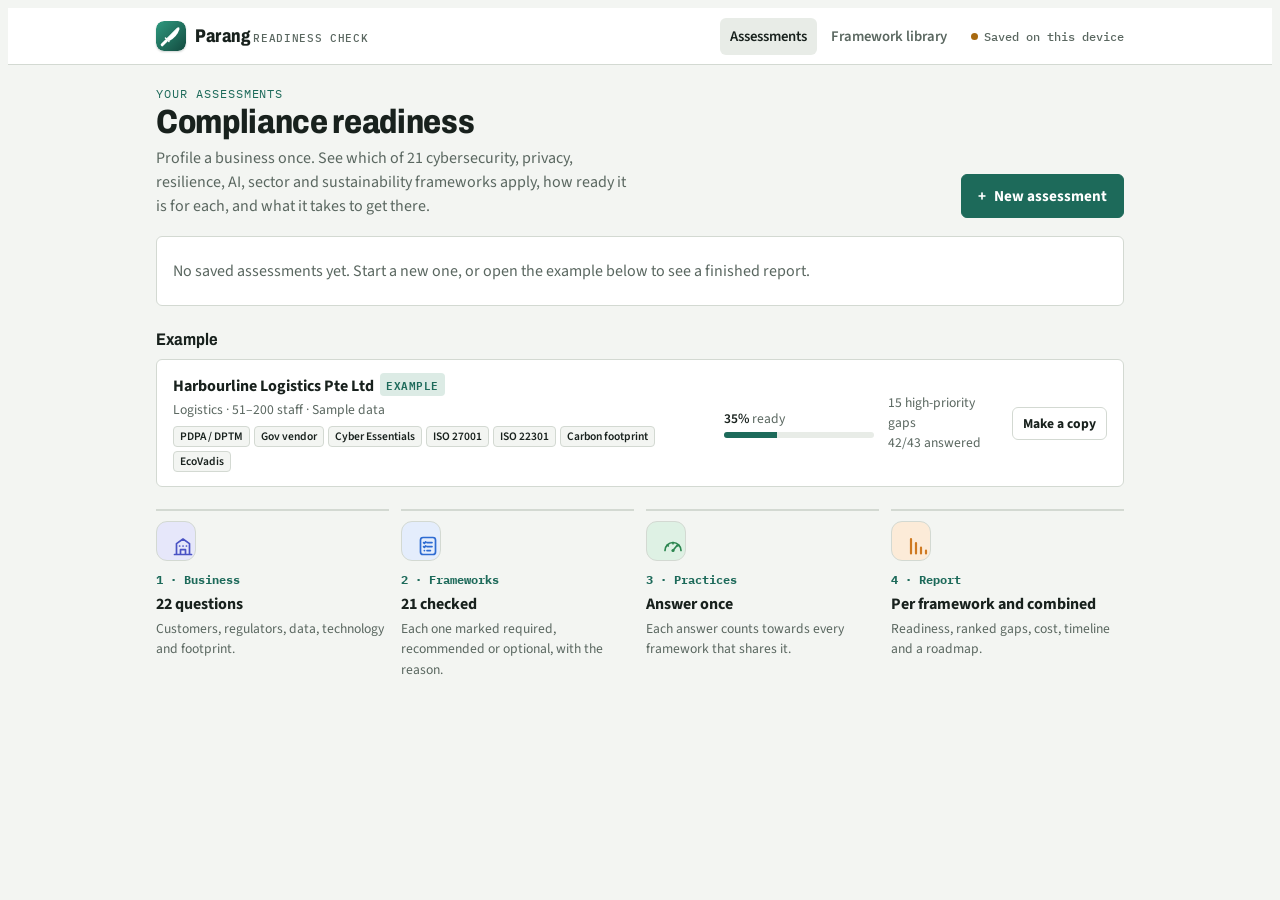
<file: artifact.html>
<title>Parang Readiness Check</title>
<link rel="preconnect" href="https://fonts.googleapis.com">
<link rel="preconnect" href="https://fonts.gstatic.com" crossorigin>
<link rel="stylesheet" href="https://fonts.googleapis.com/css2?family=Archivo:wdth,wght@75..100,500..800&family=Source+Sans+3:wght@400;600;700&family=IBM+Plex+Mono:wght@400;500&display=swap">
<style>
/* Layout: app shell — sticky app bar; views: Assessments, 4-step workspace (Business, Frameworks, Practices, Report), Framework library, Consultant desk; auditor's-ledger rows, IDs in mono */
:root{
  --bg:#F3F5F2; --surface:#FFFFFF; --sunk:#E8ECE7; --line:#D3D9D2;
  --fg:#18211D; --muted:#5A6760; --accent:#1D6A5A; --accent-soft:#DCEBE5; --on-accent:#FFFFFF;
  --good:#2F7A4B; --good-soft:#DDEFE2; --warn:#A8690F; --warn-soft:#F6E8CF; --bad:#B03A33; --bad-soft:#F6DEDA; --na:#7C8680; --na-soft:#E6E9E5;
  --f-display:"Archivo","Arial Narrow",system-ui,sans-serif;
  --f-body:"Source Sans 3","Segoe UI",system-ui,sans-serif;
  --f-mono:"IBM Plex Mono",ui-monospace,Menlo,Consolas,monospace;
  --r:6px;
}
@media (prefers-color-scheme: dark){:root:not([data-theme="light"]){
  --bg:#111715; --surface:#18201D; --sunk:#1F2925; --line:#2E3A35;
  --fg:#E4EBE7; --muted:#9AA8A1; --accent:#5FC0A6; --accent-soft:#1B3A33; --on-accent:#0D1714;
  --good:#6CC58F; --good-soft:#1C3527; --warn:#E3AA52; --warn-soft:#3A2D16; --bad:#EE8078; --bad-soft:#3E211E; --na:#8E9993; --na-soft:#262E2B; color-scheme:dark}}
:root[data-theme="dark"]{
  --bg:#111715; --surface:#18201D; --sunk:#1F2925; --line:#2E3A35;
  --fg:#E4EBE7; --muted:#9AA8A1; --accent:#5FC0A6; --accent-soft:#1B3A33; --on-accent:#0D1714;
  --good:#6CC58F; --good-soft:#1C3527; --warn:#E3AA52; --warn-soft:#3A2D16; --bad:#EE8078; --bad-soft:#3E211E; --na:#8E9993; --na-soft:#262E2B; color-scheme:dark}
*{box-sizing:border-box}
body{background:var(--bg);color:var(--fg);font-family:var(--f-body);font-size:16px;line-height:1.5}
.wrap{max-width:1000px;margin:0 auto;padding-inline:16px;padding-block:20px 64px}
h1,h2,h3{font-family:var(--f-display);font-stretch:85%;text-wrap:balance;margin:0;line-height:1.15}
h1{font-size:clamp(1.5rem,4vw,2.1rem);font-weight:800;letter-spacing:-.01em}
h2{font-size:1.3rem;font-weight:700}
h3{font-size:1.05rem;font-weight:700}
.mono{font-family:var(--f-mono);font-size:.85em}
.eyebrow{font-family:var(--f-mono);font-size:.75rem;letter-spacing:.08em;text-transform:uppercase;color:var(--accent)}
.muted{color:var(--muted)}
.meta{font-size:.85rem;color:var(--muted)}

/* App bar */
.appbar{position:sticky;top:env(safe-area-inset-top,0px);z-index:10;background:var(--surface);border-bottom:1px solid var(--line)}
.appbar .in{max-width:1000px;margin:0 auto;padding-inline:16px;display:flex;align-items:center;gap:14px;min-height:56px;flex-wrap:wrap}
.brand{display:flex;align-items:center;gap:9px;font:800 1.05rem var(--f-display);font-stretch:80%;letter-spacing:.01em;background:none;border:0;color:var(--fg);cursor:pointer;padding:0}
.brand svg{flex:none}
.brand small{font:500 .7rem var(--f-mono);color:var(--muted);letter-spacing:.06em;text-transform:uppercase;font-stretch:100%}
.appnav{display:flex;gap:4px;margin-left:auto}
.appnav button{font:600 .92rem var(--f-body);background:none;border:0;color:var(--muted);padding:8px 10px;border-radius:var(--r);cursor:pointer}
.appnav button[aria-current="page"]{color:var(--fg);background:var(--sunk)}
.savestate{font:500 .75rem var(--f-mono);color:var(--muted);display:flex;align-items:center;gap:6px;white-space:nowrap}
.savestate::before{content:"";width:7px;height:7px;border-radius:50%;background:var(--c,var(--na))}
@media (max-width:560px){.brand small{display:none}.savestate{order:3;width:100%;padding-bottom:8px}.appbar .in{gap:8px}}

button:focus-visible,input:focus-visible,select:focus-visible,label.opt:focus-within,.row:focus-visible{outline:2px solid var(--accent);outline-offset:2px}
.btn{font:700 .95rem var(--f-body);border-radius:var(--r);padding:10px 16px;cursor:pointer;border:1px solid var(--accent);background:var(--accent);color:var(--on-accent);display:inline-flex;gap:8px;align-items:center;justify-content:center}
.btn.ghost{background:transparent;color:var(--accent)}
.btn.small{padding:6px 10px;font-size:.85rem}
.btn.danger{background:var(--bad);border-color:var(--bad);color:var(--on-accent)}
.btn.plain{background:transparent;border-color:var(--line);color:var(--fg)}
.linkbtn{background:none;border:0;color:var(--accent);font:600 .9rem var(--f-body);cursor:pointer;padding:4px 0}

/* Home */
.pagehead{display:flex;flex-wrap:wrap;gap:12px;align-items:flex-end;justify-content:space-between;margin-bottom:18px}
.pagehead p{margin:4px 0 0;max-width:60ch;color:var(--muted)}
.list{background:var(--surface);border:1px solid var(--line);border-radius:var(--r);overflow:hidden}
.row{display:grid;grid-template-columns:minmax(0,1fr) 150px 110px auto;gap:14px;align-items:center;padding:14px 16px;border-top:1px solid var(--line);cursor:pointer;background:transparent;width:100%;text-align:left;color:inherit;font:inherit}
.row:first-child{border-top:0}
.row:hover{background:var(--bg)}
.row .who{min-width:0;display:flex;flex-direction:column;gap:2px}
.row .who strong{overflow-wrap:anywhere}
.mini{display:flex;flex-direction:column;gap:4px}
.mini .track{height:6px;background:var(--sunk);border-radius:99px;overflow:hidden}
.mini .track i{display:block;height:100%;background:var(--accent)}
.mini span{font:600 .85rem var(--f-body);font-variant-numeric:tabular-nums}
.tag{font:600 .7rem var(--f-mono);letter-spacing:.05em;text-transform:uppercase;border-radius:4px;padding:2px 6px;background:var(--accent-soft);color:var(--accent);margin-left:6px;vertical-align:1px}
.rowact{display:flex;gap:6px;align-items:center;justify-content:flex-end}
.confirm{grid-column:1/-1;display:flex;flex-wrap:wrap;gap:8px;align-items:center;background:var(--bad-soft);border-radius:var(--r);padding:8px 10px;font-size:.93rem}
.empty{padding:22px 16px;color:var(--muted)}
@media (max-width:640px){.row{grid-template-columns:minmax(0,1fr) auto}.row .hi{display:none}.row .mini{grid-column:1/-1;grid-row:2}}
.how{display:grid;grid-template-columns:repeat(auto-fit,minmax(220px,1fr));gap:12px;margin-top:22px}
.how div{border-top:2px solid var(--line);padding-top:10px;display:flex;flex-direction:column;gap:3px}
.how b{font-family:var(--f-mono);font-size:.78rem;color:var(--accent)}

/* Workspace */
.wshead{display:flex;flex-direction:column;gap:6px;margin-bottom:14px}
.crumb{display:flex;gap:8px;align-items:center}
.banner{display:flex;flex-wrap:wrap;gap:8px 14px;align-items:center;justify-content:space-between;background:var(--warn-soft);border:1px solid var(--line);border-radius:var(--r);padding:10px 14px;margin-bottom:14px;font-size:.93rem}
.steps{display:grid;grid-template-columns:repeat(3,1fr);gap:6px;margin-bottom:14px}
.steps button{font:600 .95rem var(--f-body);background:transparent;color:var(--muted);border:1px solid var(--line);border-radius:var(--r);padding:9px 6px;cursor:pointer;display:flex;gap:6px;align-items:center;justify-content:center}
.steps button .n{font-family:var(--f-mono);font-size:.8rem}
.steps button[aria-selected="true"]{background:var(--accent);color:var(--on-accent);border-color:var(--accent)}
.progress{display:flex;align-items:center;gap:10px;font-size:.9rem;color:var(--muted)}
.progress .track{flex:1;height:6px;background:var(--sunk);border-radius:99px;overflow:hidden}
.progress .track i{display:block;height:100%;background:var(--accent)}
.panel{display:flex;flex-direction:column;gap:14px}
.q{background:var(--surface);border:1px solid var(--line);border-radius:var(--r);padding:14px 16px;display:flex;flex-direction:column;gap:10px;min-width:0}
.q .lbl{font-weight:700}
.q .help{font-size:.9rem;color:var(--muted);margin-top:-6px}
input[type=text],input[type=search],select{font:inherit;color:var(--fg);background:var(--bg);border:1px solid var(--line);border-radius:var(--r);padding:9px 10px;width:100%}
.opts{display:flex;flex-wrap:wrap;gap:8px}
label.opt{display:inline-flex;align-items:center;gap:7px;border:1px solid var(--line);border-radius:999px;padding:6px 12px;cursor:pointer;background:var(--bg);font-size:.95rem;user-select:none}
label.opt input{accent-color:var(--accent);margin:0}
label.opt:has(input:checked){background:var(--accent-soft);border-color:var(--accent)}
.grid2{display:grid;grid-template-columns:repeat(auto-fit,minmax(280px,1fr));gap:14px}
.ctrls{display:flex;flex-wrap:wrap;gap:4px}
.cid{font-family:var(--f-mono);font-size:.75rem;background:var(--sunk);color:var(--muted);border-radius:4px;padding:1px 6px}
.tri{display:grid;grid-template-columns:repeat(3,1fr);gap:6px}
.tri label{display:flex;justify-content:center;align-items:center;border:1px solid var(--line);border-radius:var(--r);padding:8px 4px;cursor:pointer;font-weight:600;font-size:.93rem;background:var(--bg)}
.tri input{position:absolute;opacity:0;pointer-events:none}
.tri label:focus-within{outline:2px solid var(--accent);outline-offset:2px}
.tri label.y:has(input:checked){background:var(--good-soft);border-color:var(--good);color:var(--good)}
.tri label.p:has(input:checked){background:var(--warn-soft);border-color:var(--warn);color:var(--warn)}
.tri label.x:has(input:checked){background:var(--bad-soft);border-color:var(--bad);color:var(--bad)}
.nav{display:flex;justify-content:space-between;gap:10px;flex-wrap:wrap;align-items:center}

/* Report */
section.card{background:var(--surface);border:1px solid var(--line);border-radius:var(--r);padding:16px;display:flex;flex-direction:column;gap:12px;min-width:0}
.tiles{display:grid;grid-template-columns:repeat(auto-fit,minmax(150px,1fr));gap:10px}
.tile{background:var(--surface);border:1px solid var(--line);border-radius:var(--r);padding:12px 14px;display:flex;flex-direction:column;gap:2px}
.tile .v{font-family:var(--f-display);font-stretch:80%;font-weight:800;font-size:2rem;line-height:1.1;font-variant-numeric:tabular-nums}
.tile .k{font-size:.85rem;color:var(--muted)}
.tile.lead{background:var(--accent);color:var(--on-accent);border-color:var(--accent)}
.tile.lead .k{color:var(--on-accent);opacity:.85}
.exports{display:flex;flex-wrap:wrap;gap:8px;align-items:center}
.bars{display:flex;flex-direction:column;gap:10px}
.bar{display:grid;grid-template-columns:minmax(110px,160px) 1fr 52px;gap:10px;align-items:center;font-size:.93rem}
.bar .track{height:12px;background:var(--sunk);border-radius:99px;overflow:hidden;display:flex}
.bar .track i{display:block;height:100%}
.bar .pct{text-align:right;font-variant-numeric:tabular-nums;font-weight:700}
.legend{display:flex;gap:14px;flex-wrap:wrap;font-size:.82rem;color:var(--muted)}
.legend span::before{content:"";display:inline-block;width:10px;height:10px;border-radius:2px;margin-right:5px;vertical-align:-1px;background:var(--c)}
.gap{display:grid;grid-template-columns:auto 1fr;gap:4px 12px;padding:12px 0;border-top:1px solid var(--line)}
.gap:first-of-type{border-top:0;padding-top:0}
.gap .body{min-width:0;display:flex;flex-direction:column;gap:4px}
.pill{font:600 .72rem var(--f-mono);letter-spacing:.05em;text-transform:uppercase;border-radius:4px;padding:2px 7px;white-space:nowrap;align-self:start}
.pill.High,.pill.No{background:var(--bad-soft);color:var(--bad)}
.pill.Medium,.pill.Partly{background:var(--warn-soft);color:var(--warn)}
.pill.Low,.pill.Yes{background:var(--good-soft);color:var(--good)}
.pill.Excluded{background:var(--na-soft);color:var(--na)}
.clauses{display:grid;grid-template-columns:repeat(auto-fit,minmax(260px,1fr));gap:8px}
.clause{display:flex;gap:10px;align-items:flex-start;padding:8px 10px;background:var(--bg);border-radius:var(--r);font-size:.93rem}
.clause .mono{color:var(--muted);min-width:3.2em}
.clause .t{flex:1;min-width:0}
.phases{display:grid;grid-template-columns:repeat(auto-fit,minmax(200px,1fr));gap:10px}
.phase{border-top:3px solid var(--accent);background:var(--bg);border-radius:0 0 var(--r) var(--r);padding:10px 12px;display:flex;flex-direction:column;gap:6px}
.phase ul{margin:0;padding-left:18px;font-size:.9rem}
.phase .when{font-family:var(--f-mono);font-size:.78rem;color:var(--muted)}
.scope{background:var(--bg);border-left:3px solid var(--accent);padding:10px 14px;margin:0;max-width:72ch}
.oblig{display:flex;flex-direction:column}
.oblig div{display:flex;flex-direction:column;padding:8px 0;border-top:1px solid var(--line)}
.oblig div:first-child{border-top:0}
.filters{display:flex;flex-wrap:wrap;gap:6px;align-items:center}
.chip{font:600 .85rem var(--f-body);border:1px solid var(--line);background:var(--bg);color:var(--fg);border-radius:999px;padding:5px 11px;cursor:pointer}
.chip[aria-pressed="true"]{background:var(--fg);color:var(--bg);border-color:var(--fg)}
.tablewrap{overflow-x:auto;border:1px solid var(--line);border-radius:var(--r);background:var(--surface)}
table{border-collapse:collapse;width:100%;min-width:560px;font-size:.9rem}
th,td{text-align:left;padding:8px 10px;border-bottom:1px solid var(--line);vertical-align:top}
th{font:600 .75rem var(--f-mono);text-transform:uppercase;letter-spacing:.06em;color:var(--muted);background:var(--sunk)}
td.id{font-family:var(--f-mono);white-space:nowrap;font-size:.82rem}
td .why{display:block;font-size:.82rem;color:var(--muted)}
tbody tr:last-child td{border-bottom:0}
.toast{font-size:.85rem;color:var(--good)}
.toast.err{color:var(--bad)}
.libtools{display:flex;flex-direction:column;gap:10px;margin-bottom:12px}
@media (max-width:520px){.bar{grid-template-columns:1fr 46px}.bar .name{grid-column:1/-1}}
@media (prefers-reduced-motion:no-preference){#view>*{animation:fade .18s ease-out}@keyframes fade{from{opacity:.4}to{opacity:1}}}

/* Prospect call to action and forms */
.cta{display:flex;flex-wrap:wrap;gap:14px 24px;align-items:center;justify-content:space-between;background:var(--accent-soft);border:1px solid var(--accent);border-radius:var(--r);padding:18px}
.cta-text{flex:1 1 380px;min-width:0;display:flex;flex-direction:column;gap:6px}
.cta-text p{margin:0;max-width:66ch}
.cta-act{display:flex;flex-wrap:wrap;gap:8px}
a.btn{text-decoration:none}
.form{display:flex;flex-direction:column;gap:14px}
.field{display:flex;flex-direction:column;gap:6px;min-width:0}
.field>label,.flabel{font-weight:700;font-size:.93rem}
input[type=email],input[type=tel],input[type=number],textarea{font:inherit;color:var(--fg);background:var(--bg);border:1px solid var(--line);border-radius:var(--r);padding:9px 10px;width:100%}
textarea{resize:vertical}
textarea:focus-visible,input[type=email]:focus-visible,input[type=tel]:focus-visible,input[type=number]:focus-visible{outline:2px solid var(--accent);outline-offset:2px}
.consent{display:flex;gap:10px;align-items:flex-start;font-size:.93rem}
.consent input{accent-color:var(--accent);margin-top:4px;flex:none}
.ferr{color:var(--bad);margin:0;font-size:.93rem;min-height:0}
.ferr:empty{display:none}
.sel{user-select:all;font-weight:600}
textarea.code{font-family:var(--f-mono);font-size:.8rem;word-break:break-all}
.btn:disabled{opacity:.6;cursor:wait}
/* Consultant desk and brief */
.pill.T-Hot{background:var(--bad-soft);color:var(--bad)}
.pill.T-Warm{background:var(--warn-soft);color:var(--warn)}
.pill.T-Cool{background:var(--na-soft);color:var(--na)}
.pill.big{font-size:.85rem;padding:5px 10px}
.briefhead{display:flex;flex-wrap:wrap;gap:10px 16px;align-items:flex-start;justify-content:space-between}
.briefhead>div{display:flex;flex-direction:column;gap:4px;min-width:0}
.kv{display:grid;grid-template-columns:max-content 1fr;gap:6px 18px;margin:0;font-size:.95rem}
.kv dt{color:var(--muted)}
.kv dd{margin:0;min-width:0;overflow-wrap:anywhere}
.talk{display:flex;flex-direction:column;gap:6px;padding-top:12px;border-top:1px solid var(--line)}
.talk:first-of-type{border-top:0;padding-top:0}
.talk ol{margin:0;padding-left:20px;display:flex;flex-direction:column;gap:4px}
.obj{margin:0;display:grid;gap:4px}
.obj dt{font-weight:700}
.obj dd{margin:0 0 8px;color:var(--muted)}
.steps-list{margin:0;padding-left:20px;display:flex;flex-direction:column;gap:3px}
th.num,td.num{text-align:right;white-space:nowrap;font-variant-numeric:tabular-nums}
tr.total td{font-weight:700;background:var(--accent-soft)}
tr.sub td{color:var(--muted)}
@media (max-width:520px){.kv{grid-template-columns:1fr;gap:0}.kv dd{margin-bottom:8px}}

/* Multi-framework */
.steps.four{grid-template-columns:repeat(4,1fr)}
.steps.two{grid-template-columns:repeat(2,1fr);max-width:460px}
@media (max-width:520px){.steps.four button{font-size:.85rem;padding:9px 2px}.steps.four .n{display:none}}
.secHead{grid-column:1/-1;font-size:1.05rem;margin-top:8px;display:flex;gap:8px;align-items:baseline}
.chips{display:flex;flex-wrap:wrap;gap:4px;margin-top:4px}
.fwchip{font:600 .72rem var(--f-body);border:1px solid var(--line);background:var(--bg);color:var(--fg);border-radius:4px;padding:1px 6px;white-space:nowrap}
.pill.L-required,.pill.L-requested{background:var(--bad-soft);color:var(--bad)}
.pill.L-recommended{background:var(--accent-soft);color:var(--accent)}
.pill.L-optional{background:var(--na-soft);color:var(--na)}
.summarybar{display:flex;flex-wrap:wrap;gap:10px 16px;align-items:center;justify-content:space-between;background:var(--surface);border:1px solid var(--line);border-radius:var(--r);padding:12px 14px}
.fwfam{display:flex;flex-direction:column;gap:10px}
.fwfam h2{font-size:1.05rem}
.fwgrid{display:grid;grid-template-columns:repeat(auto-fill,minmax(260px,1fr));gap:10px}
.fwcard{position:relative;display:flex;flex-direction:column;gap:6px;background:var(--surface);border:1px solid var(--line);border-radius:var(--r);padding:12px 14px 12px 42px;cursor:pointer;min-width:0}
.fwcard input{position:absolute;left:14px;top:15px;accent-color:var(--accent);width:17px;height:17px;margin:0}
.fwcard.on{border-color:var(--accent);box-shadow:inset 0 0 0 1px var(--accent)}
.fwcard:focus-within{outline:2px solid var(--accent);outline-offset:2px}
.fwtop{display:flex;justify-content:space-between;gap:8px;align-items:flex-start}
ul.why{margin:0;padding-left:18px;font-size:.88rem;color:var(--muted);display:flex;flex-direction:column;gap:2px}
.tabs{display:flex;gap:4px;overflow-x:auto;border-bottom:1px solid var(--line);padding-bottom:0;scrollbar-width:thin}
.tabs button{font:600 .9rem var(--f-body);background:none;border:0;border-bottom:3px solid transparent;color:var(--muted);padding:9px 12px;cursor:pointer;white-space:nowrap}
.tabs button[aria-selected="true"]{color:var(--fg);border-bottom-color:var(--accent)}
tr.click{cursor:pointer}
tr.click:hover td{background:var(--bg)}
tr.click:focus-visible{outline:2px solid var(--accent);outline-offset:-2px}
.fwhead{display:flex;flex-wrap:wrap;gap:10px 16px;align-items:flex-start;justify-content:space-between}
.fwhead>div{display:flex;flex-direction:column;gap:4px;min-width:0}
h2.big{font-size:clamp(1.3rem,3.5vw,1.7rem)}
.libgrid{display:grid;grid-template-columns:repeat(auto-fill,minmax(300px,1fr));gap:12px}
.libcard h2{font-size:1.2rem}
.kv.small{font-size:.88rem;gap:4px 14px}
.tile .v{overflow-wrap:anywhere}
.row .mini span:first-child::after{content:" ready";font-weight:400;color:var(--muted)}
details.more summary{cursor:pointer;color:var(--accent);font-weight:700;padding:10px 0}
details.more summary:focus-visible{outline:2px solid var(--accent);outline-offset:2px}

/* Entry paths and expectations */
.pathgrid{display:grid;grid-template-columns:repeat(auto-fit,minmax(260px,1fr));gap:12px;margin-top:16px}
.pathcard{display:flex;flex-direction:column;gap:8px;text-align:left;background:var(--surface);border:1px solid var(--line);border-radius:var(--r);padding:18px;cursor:pointer;font:inherit;color:inherit}
.pathcard:hover{border-color:var(--accent)}
.pathcard:focus-visible{outline:2px solid var(--accent);outline-offset:2px}
.ptitle{font-family:var(--f-display);font-stretch:85%;font-size:1.25rem;line-height:1.2;text-wrap:balance}
.pdesc{color:var(--muted);font-size:.95rem}
.pgo{margin-top:auto;font-weight:700;color:var(--accent)}
ul.plain{margin:0;padding-left:18px;display:flex;flex-direction:column;gap:3px;font-size:.93rem}
.note{display:flex;flex-wrap:wrap;gap:8px;align-items:center;justify-content:space-between;border-radius:var(--r);padding:10px 12px;font-size:.93rem;background:var(--sunk)}
.note.ok{background:var(--good-soft)}
.note.warn{background:var(--warn-soft)}
.intro{gap:8px}
.q.wide{grid-column:1/-1}
.askfam{display:flex;flex-direction:column;gap:6px;padding-top:6px}
.tier{display:flex;flex-direction:column;gap:10px}
.tierhead{display:flex;flex-wrap:wrap;gap:4px 12px;align-items:baseline}
.tierhead h2{font-size:1.2rem}
.plancard{position:relative;display:flex;flex-direction:column;gap:6px;background:var(--surface);border:1px solid var(--line);border-radius:var(--r);padding:12px 14px 12px 42px;cursor:pointer;min-width:0}
.plancard input{position:absolute;left:14px;top:15px;accent-color:var(--accent);width:17px;height:17px;margin:0}
.plancard.on{border-color:var(--accent);box-shadow:inset 0 0 0 1px var(--accent)}
.plancard:focus-within{outline:2px solid var(--accent);outline-offset:2px}
.facts{display:flex;flex-wrap:wrap;gap:6px 14px;font-size:.88rem;color:var(--muted);border-top:1px solid var(--line);padding-top:8px;margin-top:2px}
.facts b{color:var(--fg);font-variant-numeric:tabular-nums}
.feas{font:600 .72rem var(--f-mono);letter-spacing:.05em;text-transform:uppercase;border-radius:4px;padding:2px 7px;white-space:nowrap}
.feas.F-ok{background:var(--good-soft);color:var(--good)}
.feas.F-tight{background:var(--warn-soft);color:var(--warn)}
.feas.F-no{background:var(--bad-soft);color:var(--bad)}
.feas.F-none{background:var(--na-soft);color:var(--na)}
.feasrow{display:flex;flex-direction:column;gap:6px;padding:12px 0;border-top:1px solid var(--line)}
.feasrow:first-of-type{border-top:0;padding-top:0}
.fh{display:flex;gap:10px;align-items:center;flex-wrap:wrap}
.journey{display:flex;flex-direction:column;gap:10px}
.jlist{margin:0;padding-left:22px;display:flex;flex-direction:column;gap:6px}
.jlist li span{display:block}
.flowsteps{margin:0;padding-left:22px;display:grid;grid-template-columns:repeat(auto-fit,minmax(170px,1fr));gap:10px 18px}
.flowsteps li{display:flex;flex-direction:column;gap:2px}
.grid2.tight{gap:16px}
.grid2.tight h3{margin-bottom:6px}
.crumb .meta{margin:0 2px}
@media (max-width:560px){.steps button .n{display:none}.steps button{font-size:.82rem;padding:9px 2px}}
.appnav a.navhome{font:600 .92rem var(--f-body);color:var(--muted);padding:8px 10px;border-radius:var(--r);text-decoration:none}
.appnav a.navhome:hover{color:var(--fg);background:var(--sunk)}
.appnav a.navhome:focus-visible{outline:2px solid var(--accent);outline-offset:2px}

/* Parang brand and icon set */
:root{--blue:#2D6BD2;--blue-s:#E4EDFC;--purple:#7650CC;--purple-s:#EEE8FB;--orange:#CF7A22;--orange-s:#FCEBD8;--teal:#1A8AA0;--teal-s:#DCF1F5;--indigo:#4952C4;--indigo-s:#E6E7FA;--green:#2C8650;--green-s:#DEF1E4;--rose:#C8425A;--rose-s:#FAE3E8}
@media (prefers-color-scheme: dark){:root:not([data-theme="light"]){--blue:#7FA9F2;--blue-s:#1B2A44;--purple:#B39AF0;--purple-s:#2A2240;--orange:#F0A75C;--orange-s:#3A2A18;--teal:#6CC9DB;--teal-s:#173238;--indigo:#9AA1F2;--indigo-s:#22254A;--green:#74CE96;--green-s:#1A3324;--rose:#F08B9E;--rose-s:#3E1F27}}
:root[data-theme="dark"]{--blue:#7FA9F2;--blue-s:#1B2A44;--purple:#B39AF0;--purple-s:#2A2240;--orange:#F0A75C;--orange-s:#3A2A18;--teal:#6CC9DB;--teal-s:#173238;--indigo:#9AA1F2;--indigo-s:#22254A;--green:#74CE96;--green-s:#1A3324;--rose:#F08B9E;--rose-s:#3E1F27}
.logo{width:30px;height:30px;flex:none;border-radius:8px;box-shadow:0 1px 2px rgba(16,40,34,.2)}
.brand{font-size:1.15rem}
.ic{width:24px;height:24px;flex:none;display:inline-block;vertical-align:middle}
.tile{width:40px;height:40px;border-radius:11px;display:inline-grid;place-items:center;flex:none;background:var(--ts);color:var(--tc)}
.tile.lg{width:48px;height:48px;border-radius:13px}
.tile.lg .ic{width:27px;height:27px}
.tile.sm{width:22px;height:22px;border-radius:6px}
.tile.sm .ic{width:15px;height:15px}
.c-blue{--tc:var(--blue);--ts:var(--blue-s)}.c-purple{--tc:var(--purple);--ts:var(--purple-s)}.c-orange{--tc:var(--orange);--ts:var(--orange-s)}
.c-teal{--tc:var(--teal);--ts:var(--teal-s)}.c-indigo{--tc:var(--indigo);--ts:var(--indigo-s)}.c-green{--tc:var(--green);--ts:var(--green-s)}.c-rose{--tc:var(--rose);--ts:var(--rose-s)}
.famh{display:flex;align-items:center;gap:10px}
.famh .tile{width:30px;height:30px;border-radius:8px}
.famh .tile .ic{width:18px;height:18px}
.how .tile{margin-bottom:6px}
.pathcard .tile{margin-bottom:4px}
.libtop{display:flex;gap:12px;align-items:flex-start}
.routeline{display:flex;align-items:center;gap:8px;flex-wrap:wrap}
@media (max-width:560px){.appnav{flex-wrap:wrap;gap:0;margin-left:0;width:100%}.appnav button,.appnav a.navhome{padding:6px 8px;font-size:.88rem}}

/* Who gets paid */
.pay{display:inline-block;font:600 .74rem var(--f-body);border-radius:999px;padding:2px 9px;white-space:normal;line-height:1.35}
.pay.P-us{background:var(--accent);color:var(--on-accent)}
.pay.P-them{background:var(--sunk);color:var(--fg);border:1px solid var(--line)}
.payrows{display:flex;flex-direction:column}
.payrow{display:grid;grid-template-columns:minmax(0,280px) 1fr;gap:6px 18px;padding:12px 0;border-top:1px solid var(--line);font-size:.93rem}
.payrow:first-child{border-top:0}
.payrow .ph{display:flex;flex-direction:column;gap:4px;align-items:flex-start}
.payrow .ph strong{font-variant-numeric:tabular-nums}
.payrow.us{background:var(--accent-soft);margin:0 -16px;padding:12px 16px;border-radius:var(--r);border-top:0}
@media (max-width:640px){.payrow{grid-template-columns:1fr}}
a.brand{text-decoration:none}
a.brand:focus-visible{outline:2px solid var(--accent);outline-offset:2px;border-radius:var(--r)}
</style>
<svg xmlns="http://www.w3.org/2000/svg" width="0" height="0" style="position:absolute" aria-hidden="true" focusable="false">
 <defs>
  <linearGradient id="g-brand" x1="0" y1="0" x2="1" y2="1"><stop offset="0" stop-color="#2E9A7F"/><stop offset="1" stop-color="#134A3F"/></linearGradient>
 </defs>
 <!-- Brand: a parang blade on a rounded tile -->
 <symbol id="i-logo" viewBox="0 0 32 32">
  <rect width="32" height="32" rx="8.5" fill="url(#g-brand)"/>
  <path d="M11.2 18.6 L22.6 7.2 Q25.6 5.6 24.9 9.1 Q22.6 16.6 14.2 21.4 Z" fill="#fff"/>
  <path d="M11.4 18.9 L22.7 7.5" stroke="#CDEDE3" stroke-width=".7" fill="none" stroke-linecap="round"/>
  <path d="M6.6 25.4 L10.9 21.1" stroke="#fff" stroke-width="3.2" stroke-linecap="round" fill="none"/>
  <path d="M10.1 18.2 L13.8 21.9" stroke="#fff" stroke-width="1.6" stroke-linecap="round" fill="none"/>
 </symbol>
 <symbol id="i-blade" viewBox="0 0 24 24">
  <path d="M8.2 14.2 L17.6 4.8 Q20.4 3.3 19.8 6.4 Q18 12.4 11 16.6 Z" fill="currentColor" stroke="none"/>
  <path d="M3.8 20.2 L7.6 16.4" stroke="currentColor" stroke-width="2.6" stroke-linecap="round" fill="none"/>
  <path d="M7.2 13.4 L10.6 16.8" stroke="currentColor" stroke-width="1.5" stroke-linecap="round" fill="none"/>
 </symbol>
 <g fill="none" stroke="currentColor" stroke-width="1.7" stroke-linecap="round" stroke-linejoin="round">
 <symbol id="i-compass" viewBox="0 0 24 24"><circle cx="12" cy="12" r="8.75" fill="none" stroke="currentColor" stroke-width="1.7"/><path d="M15.6 8.4 13.3 13.3 8.4 15.6 10.7 10.7Z" fill="currentColor" stroke="currentColor" stroke-width="1.2" stroke-linejoin="round"/></symbol>
 <symbol id="i-stopwatch" viewBox="0 0 24 24"><g fill="none" stroke="currentColor" stroke-width="1.7" stroke-linecap="round"><circle cx="12" cy="13.5" r="7.5"/><path d="M12 13.5V9.6M10 2.8h4M12 2.8V6M18.3 6.8l1.3-1.3"/></g></symbol>
 <symbol id="i-target" viewBox="0 0 24 24"><g fill="none" stroke="currentColor" stroke-width="1.7" stroke-linecap="round" stroke-linejoin="round"><circle cx="11" cy="13" r="8"/><circle cx="11" cy="13" r="4.4"/><path d="M11 13 19.5 4.5M16.4 4.2l3.4.3.3 3.4"/></g><circle cx="11" cy="13" r="1.3" fill="currentColor"/></symbol>
 <symbol id="i-question" viewBox="0 0 24 24"><g fill="none" stroke="currentColor" stroke-width="1.7" stroke-linecap="round" stroke-linejoin="round"><path d="M5 4.8h14a1.8 1.8 0 0 1 1.8 1.8v8.2a1.8 1.8 0 0 1-1.8 1.8h-8.6L6.2 20v-3.4H5a1.8 1.8 0 0 1-1.8-1.8V6.6A1.8 1.8 0 0 1 5 4.8z"/><path d="M10.2 9.2a1.9 1.9 0 1 1 2.6 1.8c-.5.2-.8.6-.8 1.1v.3"/></g><circle cx="12" cy="14.3" r=".95" fill="currentColor"/></symbol>
 <symbol id="i-scale" viewBox="0 0 24 24"><g fill="none" stroke="currentColor" stroke-width="1.7" stroke-linecap="round" stroke-linejoin="round"><path d="M12 4v15.5M8 19.5h8M5.5 6.5 12 5l6.5 1.5"/><path d="M5.5 6.5 3 12.2a2.6 2.6 0 0 0 5 0zM18.5 6.5 16 12.2a2.6 2.6 0 0 0 5 0z"/></g></symbol>
 <symbol id="i-hourglass" viewBox="0 0 24 24"><g fill="none" stroke="currentColor" stroke-width="1.7" stroke-linecap="round" stroke-linejoin="round"><path d="M6.5 3.5h11M6.5 20.5h11M8 3.5c0 4.2 4 5.3 4 8.5s-4 4.3-4 8.5M16 3.5c0 4.2-4 5.3-4 8.5s4 4.3 4 8.5"/></g><path d="M9.6 18.6c.6-1.6 1.6-2.4 2.4-2.4s1.8.8 2.4 2.4z" fill="currentColor"/></symbol>
 <symbol id="i-checklist" viewBox="0 0 24 24"><g fill="none" stroke="currentColor" stroke-width="1.7" stroke-linecap="round" stroke-linejoin="round"><rect x="4.5" y="3.5" width="15" height="17" rx="2.6"/><path d="M11 8.6h5M11 12.6h5M11 16.6h3.4M7.6 8.6l.8.8 1.3-1.5M7.6 12.6l.8.8 1.3-1.5"/></g><circle cx="8.4" cy="16.6" r=".9" fill="currentColor"/></symbol>
 <symbol id="i-gauge" viewBox="0 0 24 24"><g fill="none" stroke="currentColor" stroke-width="1.7" stroke-linecap="round" stroke-linejoin="round"><path d="M4 16.5a8 8 0 1 1 16 0"/><path d="M12 16.5l4-5"/><path d="M6.3 11.2l1 .7M12 8.5V9.7M17.7 11.2l-1 .7"/></g><circle cx="12" cy="16.5" r="1.6" fill="currentColor"/></symbol>
 <symbol id="i-ranked" viewBox="0 0 24 24"><g fill="none" stroke="currentColor" stroke-width="2.2" stroke-linecap="round"><path d="M5 19.5V5M10 19.5V9M15 19.5v-6M20 19.5v-3"/></g></symbol>
 <symbol id="i-coins" viewBox="0 0 24 24"><g fill="none" stroke="currentColor" stroke-width="1.7" stroke-linecap="round" stroke-linejoin="round"><ellipse cx="12" cy="6.8" rx="7" ry="2.6"/><path d="M5 6.8v5c0 1.4 3.1 2.6 7 2.6s7-1.2 7-2.6v-5M5 11.8v5c0 1.4 3.1 2.6 7 2.6s7-1.2 7-2.6v-5"/></g></symbol>
 <symbol id="i-calendar" viewBox="0 0 24 24"><g fill="none" stroke="currentColor" stroke-width="1.7" stroke-linecap="round" stroke-linejoin="round"><rect x="3.5" y="5" width="17" height="15.5" rx="3"/><path d="M3.5 10h17M8 3v4M16 3v4M9 15.2l2 2 4-4.2"/></g></symbol>
 <symbol id="i-download" viewBox="0 0 24 24"><g fill="none" stroke="currentColor" stroke-width="1.7" stroke-linecap="round" stroke-linejoin="round"><path d="M12 3.8v11M7.5 10.6 12 15l4.5-4.4M5 19.6h14"/></g></symbol>
 <symbol id="i-shield" viewBox="0 0 24 24"><g fill="none" stroke="currentColor" stroke-width="1.7" stroke-linecap="round" stroke-linejoin="round"><path d="M12 3 19.5 6v5.6c0 4.6-3.2 8.2-7.5 9.4-4.3-1.2-7.5-4.8-7.5-9.4V6z"/><path d="M8.8 12.1l2.2 2.2 4.2-4.4"/></g></symbol>
 <symbol id="i-lock" viewBox="0 0 24 24"><g fill="none" stroke="currentColor" stroke-width="1.7" stroke-linecap="round" stroke-linejoin="round"><rect x="5" y="10.3" width="14" height="10.2" rx="2.8"/><path d="M8.5 10.3V7.6a3.5 3.5 0 0 1 7 0v2.7M12 15v1.8"/></g><circle cx="12" cy="14.6" r="1.2" fill="currentColor"/></symbol>
 <symbol id="i-cycle" viewBox="0 0 24 24"><g fill="none" stroke="currentColor" stroke-width="1.7" stroke-linecap="round" stroke-linejoin="round"><path d="M19.6 12.4a7.6 7.6 0 0 1-13 4.9M4.4 11.6a7.6 7.6 0 0 1 13-4.9"/><path d="M17.8 3.4v3.5h-3.5M6.2 20.6v-3.5h3.5"/></g></symbol>
 <symbol id="i-cloud" viewBox="0 0 24 24"><g fill="none" stroke="currentColor" stroke-width="1.7" stroke-linecap="round" stroke-linejoin="round"><path d="M7.2 18.8h9.9a4.1 4.1 0 0 0 .5-8.2 5.6 5.6 0 0 0-10.8-1 4.6 4.6 0 0 0 .4 9.2z"/></g><path d="M12 10.6l.8 2.1 2.1.8-2.1.8-.8 2.1-.8-2.1-2.1-.8 2.1-.8z" fill="currentColor"/></symbol>
 <symbol id="i-building" viewBox="0 0 24 24"><g fill="none" stroke="currentColor" stroke-width="1.7" stroke-linecap="round" stroke-linejoin="round"><path d="M3.5 20.5h17M5.5 20.5V9.6L12 5l6.5 4.6v10.9M9.5 20.5v-4.8h5v4.8M8.6 12h.1M12 12h.1M15.4 12h.1"/></g></symbol>
 <symbol id="i-leaf" viewBox="0 0 24 24"><g fill="none" stroke="currentColor" stroke-width="1.7" stroke-linecap="round" stroke-linejoin="round"><path d="M19.6 4.4C10.4 4.2 4.6 9 4.6 16.2c0 1.2.1 2.3.4 3.4 7.4 0 14.6-4 14.6-15.2z"/><path d="M5 19.6c2.8-4.2 6.4-7.6 10.4-9.8"/></g></symbol>
 <symbol id="i-chat" viewBox="0 0 24 24"><g fill="none" stroke="currentColor" stroke-width="1.7" stroke-linecap="round" stroke-linejoin="round"><path d="M5 4.8h14a1.8 1.8 0 0 1 1.8 1.8v8.2a1.8 1.8 0 0 1-1.8 1.8h-8.6L6.2 20v-3.4H5a1.8 1.8 0 0 1-1.8-1.8V6.6A1.8 1.8 0 0 1 5 4.8z"/></g><circle cx="8.3" cy="10.7" r="1" fill="currentColor"/><circle cx="12" cy="10.7" r="1" fill="currentColor"/><circle cx="15.7" cy="10.7" r="1" fill="currentColor"/></symbol>
 <symbol id="i-search" viewBox="0 0 24 24"><g fill="none" stroke="currentColor" stroke-width="1.7" stroke-linecap="round"><circle cx="10.5" cy="10.5" r="6.2"/><path d="M15.2 15.2 20 20"/></g></symbol>
 <symbol id="i-sign" viewBox="0 0 24 24"><g fill="none" stroke="currentColor" stroke-width="1.7" stroke-linecap="round" stroke-linejoin="round"><path d="M14 3.5H7A1.9 1.9 0 0 0 5 5.4v13.2a1.9 1.9 0 0 0 2 1.9h10a1.9 1.9 0 0 0 2-1.9V8.5z"/><path d="M14 3.5v5h5M8.2 16.4c.9-1.6 1.9-1.6 2.4 0 .5 1.5 1.5 1.4 2.4 0 .7-1 1.6-1 2.6.3"/></g></symbol>
 <symbol id="i-layers" viewBox="0 0 24 24"><g fill="none" stroke="currentColor" stroke-width="1.7" stroke-linecap="round" stroke-linejoin="round"><path d="M12 3.8 20 8l-8 4.2L4 8z"/><path d="M4 12l8 4.2 8-4.2M4 16l8 4.2 8-4.2"/></g></symbol>
 <symbol id="i-seal" viewBox="0 0 24 24"><g fill="none" stroke="currentColor" stroke-width="1.7" stroke-linecap="round" stroke-linejoin="round"><circle cx="12" cy="9.4" r="5.8"/><path d="M8.8 14.3 7.6 21l4.4-2.4 4.4 2.4-1.2-6.7M9.6 9.5l1.6 1.6 3.1-3.2"/></g></symbol>
 <symbol id="i-receipt" viewBox="0 0 24 24"><g fill="none" stroke="currentColor" stroke-width="1.7" stroke-linecap="round" stroke-linejoin="round"><path d="M6 3.5h12v17l-2-1.3-2 1.3-2-1.3-2 1.3-2-1.3-2 1.3z"/><path d="M9 8h6M9 11.5h6M9 15h3.5"/></g></symbol>
 <symbol id="i-people" viewBox="0 0 24 24"><g fill="none" stroke="currentColor" stroke-width="1.7" stroke-linecap="round" stroke-linejoin="round"><circle cx="9" cy="8.4" r="3.1"/><path d="M3.4 19.4c.6-3.1 2.8-5 5.6-5s5 1.9 5.6 5"/><circle cx="16.6" cy="9.4" r="2.4"/><path d="M15.7 14.4c2.5-.3 4.5 1.2 5.1 4.6"/></g></symbol>
 <symbol id="i-repeat" viewBox="0 0 24 24"><g fill="none" stroke="currentColor" stroke-width="1.7" stroke-linecap="round" stroke-linejoin="round"><path d="M4.5 11V9.2a3 3 0 0 1 3-3h11.5M15.6 3l3.4 3.2-3.4 3.2M19.5 13v1.8a3 3 0 0 1-3 3H5M8.4 21 5 17.8l3.4-3.2"/></g></symbol>
 <symbol id="i-alert" viewBox="0 0 24 24"><g fill="none" stroke="currentColor" stroke-width="1.7" stroke-linecap="round" stroke-linejoin="round"><path d="M12 3 19.5 6v5.6c0 4.6-3.2 8.2-7.5 9.4-4.3-1.2-7.5-4.8-7.5-9.4V6z"/><path d="M12 8.4v4.2"/></g><circle cx="12" cy="15.6" r="1" fill="currentColor"/></symbol>
 <symbol id="i-percent" viewBox="0 0 24 24"><g fill="none" stroke="currentColor" stroke-width="1.7" stroke-linecap="round"><path d="M18 6 6 18"/><circle cx="7.6" cy="7.6" r="2.4"/><circle cx="16.4" cy="16.4" r="2.4"/></g></symbol>
 <symbol id="i-check" viewBox="0 0 24 24"><path d="M5 12.5l4.3 4.3L19 7" fill="none" stroke="currentColor" stroke-width="2.4" stroke-linecap="round" stroke-linejoin="round"/></symbol>
 <symbol id="i-arrow" viewBox="0 0 24 24"><path d="M5 12h13.5M13 6.5l5.5 5.5-5.5 5.5" fill="none" stroke="currentColor" stroke-width="2" stroke-linecap="round" stroke-linejoin="round"/></symbol>
 </g>
</svg>
<header class="appbar">
  <div class="in">
    <button class="brand" type="button" data-nav="home" aria-label="Home">
      <svg class="logo" viewBox="0 0 32 32" aria-hidden="true"><use href="#i-logo"/></svg>
      <span>Parang <small>Readiness Check</small></span>
    </button>
    <nav class="appnav" aria-label="Main">
      <button type="button" data-nav="home" id="nav-home">Assessments</button>
      <button type="button" data-nav="library" id="nav-library">Framework library</button>
      <button type="button" data-nav="desk" id="nav-desk" hidden>Consultant desk</button>
    </nav>
    <span class="savestate" id="savestate" aria-live="polite">Saved on this device</span>
  </div>
</header>

<main class="wrap" id="view"></main>
<script>
const CONTROLS=[
["5.1","Policies for information security"],["5.2","Information security roles and responsibilities"],["5.3","Segregation of duties"],["5.4","Management responsibilities"],["5.5","Contact with authorities"],["5.6","Contact with special interest groups"],["5.7","Threat intelligence"],["5.8","Information security in project management"],["5.9","Inventory of information and other associated assets"],["5.10","Acceptable use of information and other associated assets"],["5.11","Return of assets"],["5.12","Classification of information"],["5.13","Labelling of information"],["5.14","Information transfer"],["5.15","Access control"],["5.16","Identity management"],["5.17","Authentication information"],["5.18","Access rights"],["5.19","Information security in supplier relationships"],["5.20","Addressing information security within supplier agreements"],["5.21","Managing information security in the ICT supply chain"],["5.22","Monitoring, review and change management of supplier services"],["5.23","Information security for use of cloud services"],["5.24","Incident management planning and preparation"],["5.25","Assessment and decision on information security events"],["5.26","Response to information security incidents"],["5.27","Learning from information security incidents"],["5.28","Collection of evidence"],["5.29","Information security during disruption"],["5.30","ICT readiness for business continuity"],["5.31","Legal, statutory, regulatory and contractual requirements"],["5.32","Intellectual property rights"],["5.33","Protection of records"],["5.34","Privacy and protection of PII"],["5.35","Independent review of information security"],["5.36","Compliance with policies, rules and standards"],["5.37","Documented operating procedures"],
["6.1","Screening"],["6.2","Terms and conditions of employment"],["6.3","Information security awareness, education and training"],["6.4","Disciplinary process"],["6.5","Responsibilities after termination or change of employment"],["6.6","Confidentiality or non-disclosure agreements"],["6.7","Remote working"],["6.8","Information security event reporting"],
["7.1","Physical security perimeters"],["7.2","Physical entry"],["7.3","Securing offices, rooms and facilities"],["7.4","Physical security monitoring"],["7.5","Protecting against physical and environmental threats"],["7.6","Working in secure areas"],["7.7","Clear desk and clear screen"],["7.8","Equipment siting and protection"],["7.9","Security of assets off-premises"],["7.10","Storage media"],["7.11","Supporting utilities"],["7.12","Cabling security"],["7.13","Equipment maintenance"],["7.14","Secure disposal or re-use of equipment"],
["8.1","User endpoint devices"],["8.2","Privileged access rights"],["8.3","Information access restriction"],["8.4","Access to source code"],["8.5","Secure authentication"],["8.6","Capacity management"],["8.7","Protection against malware"],["8.8","Management of technical vulnerabilities"],["8.9","Configuration management"],["8.10","Information deletion"],["8.11","Data masking"],["8.12","Data leakage prevention"],["8.13","Information backup"],["8.14","Redundancy of information processing facilities"],["8.15","Logging"],["8.16","Monitoring activities"],["8.17","Clock synchronization"],["8.18","Use of privileged utility programs"],["8.19","Installation of software on operational systems"],["8.20","Networks security"],["8.21","Security of network services"],["8.22","Segregation of networks"],["8.23","Web filtering"],["8.24","Use of cryptography"],["8.25","Secure development life cycle"],["8.26","Application security requirements"],["8.27","Secure system architecture and engineering principles"],["8.28","Secure coding"],["8.29","Security testing in development and acceptance"],["8.30","Outsourced development"],["8.31","Separation of development, test and production environments"],["8.32","Change management"],["8.33","Test information"],["8.34","Protection of information systems during audit testing"]
];
const THEMES={5:"Organizational",6:"People",7:"Physical",8:"Technological"};

/* ===================== Business profile ===================== */
const PROFILE_Q=[
 {id:"name",type:"text",label:"Company name",sec:"Company"},
 {id:"industry",type:"select",label:"Industry",opts:["Technology / SaaS","Financial services","Healthcare","Education","Logistics","Retail / F&B","Hospitality","Professional services","Manufacturing","Construction / Real estate","Government vendor"]},
 {id:"size",type:"radio",label:"Headcount",opts:["1–10","11–50","51–200","201–500","500+"]},
 {id:"status",type:"radio",label:"Company status",opts:[["private","Private company"],["sub","Part of a larger or listed group"],["listed","Listed on SGX"]]},
 {id:"customers",type:"check",label:"Who are your main customers?",sec:"Customers and regulation",opts:[["consumers","Consumers"],["sme","Other SMEs"],["mnc","Large companies or MNCs"],["gov","Government agencies"],["fi","Banks and financial institutions"],["hc","Hospitals and clinics"]]},
 {id:"markets",type:"check",label:"Customers or staff outside Singapore",opts:[["eu","EU or UK"],["us","United States"],["asean","Rest of ASEAN"],["other","Elsewhere"]]},
 {id:"regulated",type:"check",label:"Licensed or regulated by",opts:[["mas","MAS (financial licence)"],["moh","MOH (healthcare licence)"],["other","Another regulator"]]},
 {id:"driver",type:"radio",label:"Main reason for this work",opts:[["tender","Customer or tender requirement"],["reg","Regulator expectation"],["investor","Investor, group or listing requirement"],["internal","Internal risk management"]]},
 {id:"work",type:"radio",label:"How does the team work?",sec:"Technology",opts:[["office","Office only"],["hybrid","Hybrid"],["remote","Fully remote"]]},
 {id:"hosting",type:"radio",label:"Where do your systems run?",opts:[["cloud","Cloud only"],["hybrid","Cloud + own servers"],["onprem","Own server room"]]},
 {id:"dev",type:"radio",label:"Do you build software?",help:"Apps, websites or integrations that customers or staff use.",opts:[["none","No"],["inhouse","Yes, in-house"],["outsourced","Yes, outsourced"],["both","Both"]]},
 {id:"services",type:"check",label:"Do you provide any of these to clients?",opts:[["saas","Software or cloud platform (SaaS)"],["msp","Managed IT or outsourcing"],["dc","Data centre or hosting"]]},
 {id:"availability",type:"radio",label:"How critical is your uptime to customers?",opts:[["low","Short outages are tolerable"],["sla","Important: we have SLAs"],["critical","Critical: customers stop if we stop"]]},
 {id:"ai",type:"radio",label:"How do you use AI?",opts:[["none","Not at all"],["use","Staff use AI tools or bought-in AI features"],["build","We build AI into products or services"]]},
 {id:"it",type:"radio",label:"Who runs your IT?",opts:[["inhouse","In-house team"],["msp","Managed service provider"],["mix","Mix"],["none","No one formally"]]},
 {id:"suppliers",type:"radio",label:"IT and data suppliers",help:"Cloud, SaaS, MSPs, developers and anyone who touches your data.",opts:[["few","Under 5"],["some","5–20"],["many","Over 20"]]},
 {id:"data",type:"check",label:"What data do you handle?",sec:"Data and payments",opts:[["pii","Customer personal data"],["nric","NRIC or ID numbers"],["card","Payment card data"],["health","Health data"],["children","Children's data"],["fin","Financial records"]]},
 {id:"payments",type:"radio",label:"How do you take card payments?",opts:[["none","We don't take cards"],["hosted","Through a provider's terminal or hosted page"],["direct","We process or store card data ourselves"]]},
 {id:"footprint",type:"check",label:"Physical footprint",sec:"Operations and sustainability",opts:[["office","Offices"],["factory","Factory or production"],["logistics","Warehouses or vehicle fleet"],["energy","Large energy use (54 TJ a year or more)"],["euexport","Export goods to the EU"]]},
 {id:"esgAsk",type:"radio",label:"Have customers, banks or investors asked for sustainability or carbon data?",opts:[["no","No"],["some","Some questionnaires"],["required","Yes, it's in contracts or tenders"]]},
 {id:"certs",type:"check",label:"Certifications you already hold",sec:"Existing certifications",opts:[["ce","Cyber Essentials"],["ct","Cyber Trust"],["iso27001","ISO 27001"],["soc2","SOC 2"],["pci","PCI DSS"],["dptm","DPTM"],["iso9001","ISO 9001"],["iso14001","ISO 14001"]]}
];
const PROFILE_DEFAULT={name:"",industry:"Technology / SaaS",size:"11–50",status:"private",customers:[],markets:[],regulated:[],driver:"tender",work:"hybrid",hosting:"cloud",dev:"none",services:[],availability:"low",ai:"use",it:"inhouse",suppliers:"few",data:[],payments:"none",footprint:["office"],esgAsk:"no",certs:[]};
const has=(p,k,v)=>Array.isArray(p[k])&&p[k].includes(v);
const isProvider=p=>has(p,"services","saas")||has(p,"services","msp")||has(p,"services","dc");
const isHealth=p=>p.industry==="Healthcare"||has(p,"data","health")||has(p,"regulated","moh")||has(p,"customers","hc");
const isGov=p=>p.industry==="Government vendor"||has(p,"customers","gov");
const isFiSide=p=>has(p,"regulated","mas")||has(p,"customers","fi")||p.industry==="Financial services";

/* ===================== Practice library =====================
   Answered once, credited to every framework that uses it.
   c = ISO 27001 Annex A controls; w = weight; e = effort S/M/L; g = what good looks like;
   ev = evidence to request; ask = discovery question; wk = what the consultant delivers */
const AREAS=["Governance and risk","People","Assets and access","Operations and monitoring","Suppliers and legal","Development","Privacy","Card payments","Resilience and service","Financial regulation","AI","Cloud","Sector rules","Sustainability"];
const PRACTICES=[
 {id:"P1",area:"Governance and risk",q:"A written information security policy, approved by management",help:"Signed off, published to staff, reviewed yearly.",c:["5.1","5.4","5.36","5.37"],w:3,e:"S",g:"Approved security policy and topic policies, communicated to staff and reviewed yearly.",ev:"Signed policy with version history; staff acknowledgement records.",ask:"Who signed off your current security policies, and when were they last reviewed?",wk:"Draft the policy set, tailored to their operations."},
 {id:"P21",area:"Governance and risk",q:"A formal risk assessment reviewed by management in the last 12 months",help:"A risk register with owners, ratings and treatment decisions.",c:[],w:3,e:"M",g:"Documented risk method, risk register with owners, treatment plan approved by management.",ev:"Risk register; risk method; minutes accepting residual risk.",ask:"What are the three risks your management worries about most?",wk:"Run risk workshops; build the register, treatment plan and risk acceptance."},
 {id:"P2",area:"Governance and risk",q:"A named person accountable for security, with defined roles",help:"Including contacts with CSA/SingCERT, police and industry groups.",c:["5.2","5.3","5.5","5.6"],w:2,e:"S",g:"Named owner with authority, a RACI, and an authority contacts list.",ev:"Org chart with security roles; appointment memo.",ask:"Who would lead this internally, and how much of their week can they give it?",wk:"Define roles and RACI; coach the internal lead."},
 {id:"P9",area:"Governance and risk",q:"Internal audits by someone independent of the work",c:["5.35"],w:3,e:"M",g:"Independent internal audit with corrective actions tracked, before any external audit.",ev:"Audit programme; internal audit report; corrective action log.",ask:"Has anyone outside IT ever audited your practices?",wk:"Run the internal audit as independent auditor; train an internal auditor."},
 {id:"P10",area:"People",q:"Background checks, NDAs and security terms in employment contracts",c:["6.1","6.2","6.4","6.5","6.6"],w:1,e:"S",g:"Screening, NDAs, security clauses and a disciplinary process for staff and contractors.",ev:"Employment contract template; NDA; screening records.",ask:"Do contractors and interns sign the same NDA as staff?",wk:"HR security clauses and onboarding and offboarding checklists."},
 {id:"P11",area:"People",q:"Security awareness training for all staff at least yearly",help:"Phishing, clear desk and screen, reporting.",c:["6.3","7.7"],w:2,e:"S",g:"Yearly training for all staff, phishing simulations, completion tracked.",ev:"Training records with completion rate; phishing results.",ask:"When did staff last have security training, and how is completion tracked?",wk:"Awareness programme, training deck and one phishing simulation."},
 {id:"P19",area:"People",q:"A remote working policy that staff follow",c:["6.7"],w:1,e:"S",show:p=>p.work!=="office",g:"Remote working policy covering devices, home networks and screen privacy.",ev:"Remote working policy; staff acknowledgements.",ask:"What devices and networks do staff use at home?",wk:"Remote working policy."},
 {id:"P3",area:"Assets and access",q:"An up-to-date inventory of devices, systems and data",help:"With owners and a data classification scheme.",c:["5.9","5.10","5.11","5.12","5.13"],w:2,e:"M",g:"Register of hardware, SaaS and data sets with owners and classification labels.",ev:"Asset register export; classification policy.",ask:"Can you list every SaaS tool that holds customer data today?",wk:"Build the asset and data inventory; set a classification scheme."},
 {id:"P4",area:"Assets and access",q:"MFA and joiner, mover, leaver access reviews",help:"Access granted by role, admin accounts limited, reviewed quarterly.",c:["5.15","5.16","5.17","5.18","8.2","8.3","8.5","8.18"],w:3,e:"M",g:"MFA on every account, role-based access, quarterly reviews, same-day leaver removal.",ev:"MFA enforcement settings; last access review; three recent leaver checklists.",ask:"When someone leaves, how fast are all their accounts disabled, and how do you know?",wk:"Access control policy, joiner-mover-leaver process and review templates."},
 {id:"P12",area:"Assets and access",q:"Managed laptops and phones with encryption and anti-malware",help:"Device management, disk encryption, USB and data-leak controls.",c:["7.9","7.10","8.1","8.7","8.12","8.24"],w:2,e:"M",g:"Every device enrolled in management, encrypted, with endpoint protection.",ev:"Device management compliance report; encryption status.",ask:"Do staff read work email on personal phones or laptops?",wk:"Endpoint standard; help select device management and endpoint tools."},
 {id:"P17",area:"Assets and access",q:"Physical security of office and equipment",help:"Entry control, CCTV or alarms, equipment maintenance and secure disposal.",c:["7.1","7.2","7.3","7.4","7.5","7.6","7.8","7.11","7.12","7.13","7.14"],w:1,e:"M",g:"Controlled entry, visitor log, protected equipment, certified disposal.",ev:"Visitor log; access card list; disposal certificates.",ask:"How are old laptops and hard drives disposed of?",wk:"Walk-through review of office physical security."},
 {id:"P13",area:"Operations and monitoring",q:"Regular patching and vulnerability scanning",help:"With threat advisories tracked and secure baseline configs.",c:["5.7","8.8","8.9","8.19"],w:2,e:"M",g:"Monthly patching against target times, quarterly scans, hardened baselines.",ev:"Patch compliance report; recent scan results.",ask:"How would you know if a critical patch was missing on a server today?",wk:"Vulnerability management procedure and baseline configurations."},
 {id:"P14",area:"Operations and monitoring",q:"Central logging and monitoring of key systems",c:["8.6","8.15","8.16","8.17","8.34"],w:2,e:"L",g:"Logs from key systems collected centrally, retained and reviewed with alerts.",ev:"List of log sources; retention settings; alert review records.",ask:"If an admin account was misused last week, could you tell?",wk:"Logging standard; advise on log tooling or managed detection."},
 {id:"P15",area:"Operations and monitoring",q:"Firewalls, network segmentation and web filtering",c:["8.20","8.21","8.22","8.23"],w:2,e:"M",g:"Managed firewalls, segmented networks, web filtering, separate guest Wi-Fi.",ev:"Network diagram; last firewall rule review.",ask:"Is guest Wi-Fi separate from the office network?",wk:"Network security review and an up-to-date diagram."},
 {id:"P16",area:"Operations and monitoring",q:"Changes to systems are requested, approved and recorded",c:["5.8","8.32"],w:1,e:"S",g:"Changes logged, approved, tested and reversible.",ev:"Change tickets with approvals and test notes.",ask:"How was your last major system change approved and tested?",wk:"Change management procedure and ticket template."},
 {id:"P6",area:"Operations and monitoring",q:"An incident response plan that staff know how to trigger",help:"Reporting channel, triage, breach notification, lessons learned.",c:["5.24","5.25","5.26","5.27","5.28","6.8"],w:3,e:"M",g:"Tested incident plan, including PDPC notification within 3 calendar days of assessing a notifiable breach.",ev:"Incident response plan; incident log; tabletop exercise record.",ask:"What happened the last time someone clicked a phishing link or lost a laptop?",wk:"Incident plan and playbooks; run one tabletop exercise."},
 {id:"P7",area:"Operations and monitoring",q:"Backups and a business continuity plan, tested in the last year",c:["5.29","5.30","8.13","8.14"],w:2,e:"M",g:"Backups proven by restore tests; continuity plan exercised yearly.",ev:"Restore test record; continuity plan; exercise report.",ask:"If your main system went down this morning, how long until you could operate?",wk:"Continuity plan and restore test plan."},
 {id:"P5",area:"Suppliers and legal",q:"Supplier security checks and security clauses in contracts",help:"Including cloud and SaaS providers.",c:["5.19","5.20","5.21","5.22","5.23"],w:2,e:"M",g:"Supplier register tiered by risk, security clauses, yearly reviews, provider reports on file.",ev:"Supplier register; contract clauses; ISO or SOC 2 reports from key providers.",ask:"Which suppliers can reach your systems or customer data?",wk:"Supplier risk process, contract clause pack, review of top suppliers."},
 {id:"P8",area:"Suppliers and legal",q:"A register of legal and contract obligations, with a DPO for PDPA",c:["5.31","5.32","5.33","5.34"],w:2,e:"S",g:"Register of legal, regulatory and contract duties; DPO appointed.",ev:"Legal register; DPO details on BizFile; data protection policy.",ask:"Who is your DPO, and do customer contracts set security obligations?",wk:"Legal and contractual register; PDPA alignment review."},
 {id:"P20",area:"Suppliers and legal",q:"Rules for sharing, retaining and deleting data",help:"Secure file transfer, retention schedule, masking personal data where not needed.",c:["5.14","8.10","8.11"],w:2,e:"S",g:"Transfer rules by classification, a retention schedule and secure deletion.",ev:"Retention schedule; deletion records; file-sharing settings.",ask:"How long do you keep customer records, and who deletes them?",wk:"Retention and information transfer procedures."},
 {id:"P18",area:"Development",q:"Secure development practices",help:"Code review, security testing, separate test and production, no live data in test.",c:["8.4","8.25","8.26","8.27","8.28","8.29","8.30","8.31","8.33"],w:2,e:"L",show:p=>p.dev!=="none",g:"Secure development life cycle with code review, scanning, pen tests and separate environments.",ev:"Code review records; latest pen test report; environment diagram.",ask:"When was your application last penetration tested, and by whom?",wk:"Secure development procedure; scope the pen test; developer contract clauses."},
 {id:"O1",area:"Development",q:"Data processing is checked for completeness and accuracy",help:"Input validation, reconciliations, error handling for customer transactions.",c:[],w:1,e:"M",show:p=>isProvider(p),g:"Processing controls with reconciliations and error queues reviewed.",ev:"Reconciliation reports; error-handling procedure.",ask:"How do you know a customer transaction was processed completely and correctly?",wk:"Processing integrity controls and evidence pack."},
 {id:"Q1",area:"Privacy",q:"Customers are told what personal data is collected and why, and consent is recorded",help:"Privacy notice, purpose statements, consent records and withdrawal.",c:[],w:2,e:"S",g:"Clear notices at every collection point, consent recorded, withdrawal honoured.",ev:"Privacy notice; consent records; withdrawal requests log.",ask:"Where do you collect personal data, and what does the customer see at that moment?",wk:"Data protection notices and consent workflow."},
 {id:"Q2",area:"Privacy",q:"Access and correction requests are handled on time, with a log",help:"PDPA expects a response as soon as reasonably possible, generally within 30 days.",c:[],w:2,e:"S",g:"A request procedure, response templates and a request log.",ev:"Request log; two sample responses.",ask:"If a customer asked today for all the data you hold on them, who would handle it?",wk:"Access and correction procedure and templates."},
 {id:"Q3",area:"Privacy",q:"A personal data map, including transfers outside Singapore",help:"Where personal data flows, which systems hold it, which countries it goes to.",c:[],w:2,e:"M",g:"Data inventory map with systems, purposes, retention and overseas transfers, with safeguards.",ev:"Data inventory map; transfer agreements.",ask:"Which of your systems store personal data overseas?",wk:"Personal data inventory map and transfer assessment."},
 {id:"Q4",area:"Privacy",q:"The Do Not Call Registry is checked before marketing calls or messages",c:[],w:1,e:"S",show:p=>has(p,"customers","consumers"),g:"DNC checks before each campaign, with records kept.",ev:"DNC check receipts; campaign records.",ask:"How do you check numbers before SMS or WhatsApp marketing?",wk:"DNC compliance procedure."},
 {id:"Q5",area:"Privacy",q:"Data protection impact assessments for new systems and projects",c:[],w:1,e:"S",g:"DPIA template used for new systems, with sign-off.",ev:"Completed DPIAs.",ask:"When you launched your last new system, did anyone assess the privacy risk?",wk:"DPIA template and two worked DPIAs."},
 {id:"Q6",area:"Privacy",q:"Data processing agreements with vendors that handle personal data",c:[],w:2,e:"S",g:"Data processing clauses with every vendor that handles personal data.",ev:"Signed data processing agreements.",ask:"Do your vendors' contracts say what they may do with your customers' data?",wk:"Data processing agreement template and vendor rollout."},
 {id:"Q7",area:"Privacy",q:"Records of processing, with a lawful basis for each activity",help:"Required under GDPR, plus an EU representative where needed.",c:[],w:2,e:"M",show:p=>has(p,"markets","eu"),g:"Records of processing activities with lawful basis; EU representative appointed where required.",ev:"Records of processing; representative appointment.",ask:"What is your lawful basis for processing EU customers' data?",wk:"Records of processing and lawful basis assessment."},
 {id:"C1",area:"Card payments",q:"Card data is minimised: tokenisation or a hosted page, no stored card numbers",c:[],w:3,e:"M",show:p=>p.payments!=="none",g:"Cardholder data environment scoped and minimised; full card numbers never stored.",ev:"Data flow diagram; payment provider contract; storage scan results.",ask:"Do card numbers ever pass through or rest on your own systems?",wk:"Scope and reduce the card data environment."},
 {id:"C2",area:"Card payments",q:"Quarterly external scans by an approved scanning vendor, and yearly penetration tests",c:[],w:2,e:"M",show:p=>p.payments!=="none",g:"Passing quarterly ASV scans and a yearly pen test of the card environment.",ev:"Four quarterly ASV reports; pen test report.",ask:"Who runs your approved vendor scans today?",wk:"Testing schedule and remediation tracking."},
 {id:"C3",area:"Card payments",q:"Payment page scripts and changes are monitored to stop card skimming",c:[],w:2,e:"M",show:p=>p.payments!=="none",g:"Inventory of payment page scripts with change detection.",ev:"Script inventory; change detection alerts.",ask:"How would you know if someone injected a script into your checkout page?",wk:"Payment page script controls."},
 {id:"R1",area:"Resilience and service",q:"Business impact analysis with recovery targets for each critical service",help:"Recovery time and data loss targets agreed with management.",c:[],w:3,e:"M",g:"BIA covering critical services with recovery time and data loss targets.",ev:"BIA report with RTO and RPO per service.",ask:"Which services must be back first, and how fast?",wk:"Business impact analysis and recovery targets."},
 {id:"R2",area:"Resilience and service",q:"A crisis team, call tree and communication plan, exercised",c:[],w:2,e:"S",g:"Crisis team with roles, call tree and stakeholder messages, exercised yearly.",ev:"Crisis plan; exercise report.",ask:"Who decides and who speaks to customers in a major outage?",wk:"Crisis management plan and exercise."},
 {id:"R3",area:"Resilience and service",q:"Disaster recovery or failover for critical systems, tested yearly",c:[],w:3,e:"L",g:"Tested failover meeting recovery targets.",ev:"DR test report showing time to recover.",ask:"When did you last fail over a critical system, and how long did it take?",wk:"DR plan and test."},
 {id:"R4",area:"Resilience and service",q:"Availability and capacity monitored against SLAs, with alerts",c:[],w:2,e:"M",show:p=>p.availability!=="low"||isProvider(p),g:"Uptime and capacity dashboards, alerting, monthly SLA reports.",ev:"SLA reports; monitoring alerts.",ask:"What was your uptime last quarter, and how do you measure it?",wk:"Availability and capacity management process."},
 {id:"S1",area:"Resilience and service",q:"A service catalogue and SLAs agreed with customers, reported monthly",c:[],w:2,e:"M",show:p=>isProvider(p),g:"Service catalogue, SLAs and monthly service reports.",ev:"Service catalogue; SLA reports.",ask:"What do your customers' SLAs promise, and where are they reported?",wk:"Service catalogue and service level management."},
 {id:"S2",area:"Resilience and service",q:"Incident, problem and request processes in a ticketing tool, with root-cause reviews",c:[],w:2,e:"M",show:p=>isProvider(p),g:"Tickets classified and tracked; problem reviews for repeat incidents.",ev:"Ticket statistics; two problem records.",ask:"How do you stop the same incident happening twice?",wk:"Incident, request and problem management processes."},
 {id:"S3",area:"Resilience and service",q:"Configuration records for services and their components",c:[],w:1,e:"M",show:p=>isProvider(p),g:"Configuration management database linked to services.",ev:"CMDB extract.",ask:"Could you show which components support one customer's service?",wk:"Configuration management set-up."},
 {id:"S4",area:"Resilience and service",q:"Regular service reviews with customers and an improvement plan",c:[],w:1,e:"S",show:p=>isProvider(p),g:"Service reviews minuted, improvement actions tracked.",ev:"Review minutes; improvement register.",ask:"How often do you review service performance with key customers?",wk:"Service review and continual improvement process."},
 {id:"M1",area:"Financial regulation",q:"Board and senior management oversee technology risk under a written framework",c:[],w:3,e:"M",show:p=>isFiSide(p),g:"Technology risk framework approved by the board, with regular reporting.",ev:"Board minutes; technology risk framework.",ask:"How often does the board see technology risk reports?",wk:"Technology risk management framework and board reporting."},
 {id:"M2",area:"Financial regulation",q:"Incidents reported to MAS within 1 hour, with a root-cause report within 14 days",c:[],w:3,e:"S",show:p=>has(p,"regulated","mas")||has(p,"customers","fi"),g:"Notification procedure meeting MAS timelines, rehearsed.",ev:"Notification procedure; past notifications.",ask:"Who would call MAS (or your bank customer) within the hour after an outage?",wk:"Regulatory incident notification procedure."},
 {id:"M3",area:"Financial regulation",q:"An outsourcing register with due diligence for material arrangements",c:[],w:2,e:"M",show:p=>isFiSide(p),g:"Outsourcing register, due diligence and audit rights for material arrangements.",ev:"Outsourcing register; due diligence files.",ask:"Which outsourced services would MAS consider material?",wk:"Outsourcing framework and register."},
 {id:"M4",area:"Financial regulation",q:"Critical systems recover within 4 hours, with downtime tracked",help:"MAS expects no more than 4 hours of unscheduled downtime per critical system in 12 months.",c:[],w:3,e:"L",show:p=>isFiSide(p),g:"Critical systems identified, recovery within 4 hours tested, downtime tracked.",ev:"Critical system list; downtime log; recovery test.",ask:"Which systems are critical to your financial services, and what was their downtime this year?",wk:"Critical system resilience review."},
 {id:"A1",area:"AI",q:"An inventory of AI systems and AI tools in use, with owners",c:[],w:2,e:"S",show:p=>p.ai!=="none",g:"Register of AI systems and tools with purpose, owner and data used.",ev:"AI inventory.",ask:"Which AI tools do staff use today, including free ones?",wk:"AI inventory."},
 {id:"A2",area:"AI",q:"An AI policy and acceptable-use rules for staff",help:"For example, no confidential or personal data in public AI tools.",c:[],w:2,e:"S",show:p=>p.ai!=="none",g:"AI policy with acceptable use, approval and accountability.",ev:"AI policy; staff acknowledgements.",ask:"What stops staff pasting customer data into a public chatbot?",wk:"AI policy and acceptable-use rules."},
 {id:"A3",area:"AI",q:"AI risk and impact assessments before deployment",help:"Bias, safety, privacy, security and effects on people.",c:[],w:3,e:"M",show:p=>p.ai!=="none",g:"Impact assessments for each AI system, signed off before use.",ev:"Completed AI impact assessments.",ask:"Who decides whether a new AI feature is safe to launch?",wk:"AI risk and impact assessment method."},
 {id:"A4",area:"AI",q:"AI outputs are tested and monitored, with human oversight and transparency",c:[],w:2,e:"L",show:p=>p.ai==="build",g:"Testing before release, monitoring in production, human review, users told when AI is used.",ev:"Test results (e.g. AI Verify); monitoring dashboard.",ask:"How do you test your AI for accuracy and bias before release?",wk:"AI testing and monitoring process, including AI Verify."},
 {id:"A5",area:"AI",q:"AI suppliers and models are vetted for data use and provenance",c:[],w:2,e:"S",show:p=>p.ai!=="none",g:"Supplier terms on training data, data retention and model changes reviewed.",ev:"AI supplier assessments.",ask:"Do your AI providers use your data to train their models?",wk:"AI supplier assessment."},
 {id:"CL1",area:"Cloud",q:"A shared-responsibility model, with customer data separated between tenants",c:[],w:2,e:"M",show:p=>has(p,"services","saas")||has(p,"services","dc"),g:"Documented shared responsibilities; tenant isolation tested.",ev:"Responsibility matrix; isolation test results.",ask:"How is one customer's data kept apart from another's?",wk:"Shared-responsibility matrix and tenancy controls."},
 {id:"CL2",area:"Cloud",q:"Customers are told where their data is stored and how it is deleted",c:[],w:1,e:"S",show:p=>isProvider(p)||isGov(p),g:"Data location disclosed; deletion at contract end certified.",ev:"Data location statement; deletion certificates.",ask:"Which regions does your customer data sit in?",wk:"Data location and deletion procedure."},
 {id:"CL3",area:"Cloud",q:"Cloud admin accounts and encryption keys are protected and monitored",c:[],w:2,e:"M",show:p=>p.hosting!=="onprem",g:"Few cloud admins, MFA, key management and alerting on admin actions.",ev:"Cloud admin list; key management settings; alert rules.",ask:"How many people have full admin rights in your cloud accounts?",wk:"Cloud security baseline."},
 {id:"H1",area:"Sector rules",q:"Patient and health data access is limited by role and logged",c:[],w:3,e:"M",show:p=>isHealth(p),g:"Role-based access to health records with access logs reviewed.",ev:"Access matrix; log review records.",ask:"Who can open a patient record, and is that logged?",wk:"Health data access controls."},
 {id:"H2",area:"Sector rules",q:"Clinical systems and medical devices are listed and patched or isolated",c:[],w:2,e:"M",show:p=>isHealth(p),g:"Inventory of clinical systems and devices, patched or segmented.",ev:"Clinical systems inventory; network segmentation.",ask:"Which medical devices connect to your network?",wk:"Clinical systems security review."},
 {id:"G1",area:"Sector rules",q:"Government data is handled by its classification and stored only where agencies allow",c:[],w:3,e:"M",show:p=>isGov(p),g:"Agency data classifications applied; approved storage locations only.",ev:"Data handling procedure; storage location list.",ask:"What classification is the agency data you handle, and where is it stored?",wk:"Government data handling procedure."},
 {id:"G2",area:"Sector rules",q:"Agency security requirements are tracked, with security testing before go-live",c:[],w:2,e:"M",show:p=>isGov(p),g:"Contract security clauses tracked; VAPT before go-live and yearly.",ev:"Requirements tracker; VAPT reports.",ask:"Which security requirements in your agency contracts are you not meeting yet?",wk:"Agency requirements tracker and testing plan."},
 {id:"E1",area:"Sustainability",q:"An environmental policy approved by management, with objectives",c:[],w:2,e:"S",g:"Environmental policy with measurable objectives, communicated to staff.",ev:"Signed policy; objectives list.",ask:"Who in management owns sustainability today?",wk:"Environmental policy and objectives."},
 {id:"E2",area:"Sustainability",q:"A register of environmental aspects and impacts",help:"Energy, waste, water, emissions and materials, rated by significance.",c:[],w:2,e:"M",g:"Aspects and impacts register rated by significance.",ev:"Aspects register.",ask:"What are your biggest environmental impacts: energy, waste, transport or materials?",wk:"Aspects and impacts assessment."},
 {id:"E3",area:"Sustainability",q:"A register of environmental laws that apply",help:"For example NEA waste and packaging reporting, energy and carbon rules.",c:[],w:2,e:"S",g:"Legal register with compliance checks.",ev:"Environmental legal register.",ask:"Which NEA or PUB reporting do you do today?",wk:"Environmental legal register."},
 {id:"E4",area:"Sustainability",q:"Scope 1 and 2 emissions calculated for the last full year",help:"Fuel, refrigerants and company vehicles (Scope 1); purchased electricity (Scope 2).",c:[],w:3,e:"M",g:"Scope 1 and 2 inventory using the GHG Protocol, with data sources documented.",ev:"GHG inventory workbook; utility bills.",ask:"Do you know your electricity and fuel use for last year?",wk:"Scope 1 and 2 GHG inventory."},
 {id:"E5",area:"Sustainability",q:"Scope 3 emissions estimated for key categories",help:"Purchased goods, transport, business travel, waste.",c:[],w:2,e:"L",g:"Screening of the 15 Scope 3 categories, with the material ones estimated.",ev:"Scope 3 screening and calculations.",ask:"Which customers have asked for your carbon footprint, and in what format?",wk:"Scope 3 screening and estimates."},
 {id:"E6",area:"Sustainability",q:"Energy use metered by site or major equipment, with a baseline",c:[],w:2,e:"M",g:"Sub-metering of major uses, energy baseline and performance indicators.",ev:"Meter data; energy baseline.",ask:"Which equipment uses the most energy, and is it metered?",wk:"Energy review and baseline."},
 {id:"E7",area:"Sustainability",q:"Waste, recycling and water use tracked, with reduction targets",c:[],w:1,e:"S",g:"Monthly tracking of waste, recycling and water with targets.",ev:"Waste and water records.",ask:"How much waste do you send for disposal each month?",wk:"Waste and water tracking."},
 {id:"E8",area:"Sustainability",q:"Emission or energy reduction targets set",help:"Ideally aligned with science-based targets.",c:[],w:2,e:"M",g:"Targets with a baseline year and a reduction plan.",ev:"Target statement; action plan.",ask:"Have your customers set net-zero targets that include their suppliers?",wk:"Target setting and decarbonisation plan."},
 {id:"E9",area:"Sustainability",q:"Climate risks and opportunities assessed and reported to the board",help:"Physical risks (floods, heat) and transition risks (carbon prices, customer demands).",c:[],w:2,e:"L",g:"Climate risk assessment with scenarios, reviewed by the board.",ev:"Climate risk register; board minutes.",ask:"Has the board discussed carbon tax or customer climate demands?",wk:"Climate risk and scenario analysis."},
 {id:"E10",area:"Sustainability",q:"A supplier code of conduct covering environment, labour and ethics",c:[],w:1,e:"S",g:"Supplier code signed by key suppliers, with risk-based assessments.",ev:"Supplier code; signed acknowledgements.",ask:"Do you check suppliers on labour or environmental practices?",wk:"Supplier code of conduct and assessment."},
 {id:"E11",area:"Sustainability",q:"Labour, health and safety, and ethics policies in place",help:"Including anti-bribery and whistleblowing.",c:[],w:1,e:"S",g:"Policies on labour practices, safety, anti-bribery and whistleblowing, with training.",ev:"Policies; training records; whistleblowing log.",ask:"How can staff report wrongdoing confidentially?",wk:"Labour and ethics policy set."},
 {id:"E12",area:"Sustainability",q:"Sustainability data published or shared with customers yearly",c:[],w:2,e:"M",g:"Yearly sustainability report or customer data pack with consistent methods.",ev:"Last report or data submissions.",ask:"What sustainability data have you shared with customers so far?",wk:"Sustainability report or customer data pack."},
 {id:"E13",area:"Sustainability",q:"Environmental and energy performance is internally audited and reviewed by management",c:[],w:2,e:"S",g:"Internal audit and management review of environmental or energy performance.",ev:"Audit report; review minutes.",ask:"Who reviews your environmental figures, and how often?",wk:"Internal audit and management review."}
];
const P_BY_ID={};PRACTICES.forEach(x=>P_BY_ID[x.id]=x);

/* ===================== Frameworks =====================
   base: consultant days by size band; months:[minimum, extra at 0% readiness];
   ext: external audit, assessment or attestation fees; wave: suggested order */
const SIZE_IX={"1–10":0,"11–50":1,"51–200":2,"201–500":3,"500+":4};
const HEAD=[8,30,120,350,700];
const CB_DAYS=[5,8.5,12,15,17];
const CB_RATE=[1300,1800];
const cb=(si,f)=>({lo:Math.round(CB_DAYS[si]*f)*CB_RATE[0],hi:Math.round(CB_DAYS[si]*f)*CB_RATE[1]});
const sc=(si,lo,hi,k=[1,1.2,1.6,2.2,3])=>({lo:lo*k[si],hi:hi*k[si]});
const FAMILIES=["Cybersecurity","Privacy","Resilience and availability","AI and cloud","Sector","Sustainability"];
const LEVELS={requested:"Requested",required:"Required",recommended:"Recommended",optional:"Optional"};
const FRAMEWORKS=[
 {id:"iso27001",fam:"Cybersecurity",name:"ISO/IEC 27001:2022",short:"ISO 27001",kind:"Certification",issuer:"Accredited certification body",
  what:"International standard for an information security management system, with 93 Annex A controls.",
  who:"Firms selling to MNCs, government, banks or overseas buyers who ask for proof of security.",
  base:[6,9,14,20,26],months:[4,8],wave:3,fund:"cyber",
  ext:si=>({...cb(si,1),label:"Certification body, Stage 1 and 2"}),
  recur:si=>({...cb(si,1/3),label:"Surveillance audits, years 2 and 3"}),
  domains:[{n:"Governance and risk",ps:["P1","P21","P2","P9"]},{n:"People",ps:["P10","P11","P19"]},{n:"Assets and access",ps:["P3","P4","P12","P17"]},{n:"Operations",ps:["P13","P14","P15","P16","P6","P7"]},{n:"Suppliers and legal",ps:["P5","P8","P20"]},{n:"Development",ps:["P18"]}],
  screen:p=>{const w=[];if(p.driver==="tender")w.push("A customer or tender asks for it");if(has(p,"customers","mnc")||has(p,"customers","gov")||has(p,"customers","fi"))w.push("Large, government or financial customers expect it");if(isProvider(p))w.push("You run services that hold client data");if(has(p,"certs","iso27001"))return{lvl:"optional",why:["Already certified: recertification and surveillance"]};return w.length?{lvl:"recommended",why:w}:{lvl:"optional",why:["The most recognised security certificate"]}},
  ask:"Which customers or tenders ask for ISO 27001, and by when?",pitch:"The certificate most buyers recognise. Other ISO standards stack on the same management system."},
 {id:"ce",fam:"Cybersecurity",name:"CSA Cyber Essentials mark",short:"Cyber Essentials",kind:"Mark",issuer:"Cyber Security Agency of Singapore, via appointed certification bodies",
  what:"Singapore baseline for SMEs: assets, protection, updates, backup and incident response. Expanded in 2025 to cover cloud, AI and OT.",
  who:"Any SME wanting a quick, low-cost badge; vendors to government and larger firms.",
  base:[2,3,4,5,6],months:[1,3],wave:2,fund:"cyber",
  ext:si=>({...sc(si,1000,3000),label:"Certification assessment (indicative)"}),
  domains:[{n:"Assets: people, hardware, software, data",ps:["P11","P3","P20"]},{n:"Secure and protect",ps:["P12","P4","P15","CL3"]},{n:"Update",ps:["P13"]},{n:"Backup",ps:["P7"]},{n:"Respond",ps:["P6"]},{n:"AI use",ps:["A2"]}],
  screen:p=>{if(has(p,"certs","ce")||has(p,"certs","ct"))return{lvl:null};const w=["Low-cost first badge; eligible SMEs can get up to 70% co-funding for cyber consultancy"];if(isGov(p))w.unshift("Agencies increasingly ask vendors for CSA marks");return{lvl:(SIZE_IX[p.size]??1)<=2?"recommended":"optional",why:w}},
  ask:"Would a CSA mark within 2–3 months help with a current tender?",pitch:"Fastest win. Builds the habits ISO 27001 needs later."},
 {id:"ct",fam:"Cybersecurity",name:"CSA Cyber Trust mark",short:"Cyber Trust",kind:"Mark",issuer:"Cyber Security Agency of Singapore, via appointed certification bodies",
  what:"Risk-based, tiered mark for organisations with more digital exposure. Tier is set by a risk assessment; cloud, AI and OT added in 2025.",
  who:"Mid-sized firms and vendors to government, banks and MNCs.",
  base:[4,6,9,12,15],months:[2,5],wave:3,fund:"cyber",
  ext:si=>({...sc(si,3000,10000),label:"Certification assessment (indicative)"}),
  domains:[{n:"Governance and risk",ps:["P1","P2","P21","P9"]},{n:"Assets and data",ps:["P3","P20","P8"]},{n:"Protect",ps:["P4","P12","P13","P15","P10","P11"]},{n:"Detect",ps:["P14"]},{n:"Respond and recover",ps:["P6","P7"]},{n:"Third parties",ps:["P5"]},{n:"Cloud, AI and OT",ps:["CL3","A2","A3"]}],
  screen:p=>{if(has(p,"certs","ct"))return{lvl:null};const w=[];if(isGov(p)||has(p,"customers","fi")||has(p,"customers","mnc"))w.push("Government, banks and MNCs recognise it in tenders");if((SIZE_IX[p.size]??1)>=1)w.push("Suits firms beyond the Cyber Essentials baseline");return w.length>1?{lvl:"recommended",why:w}:{lvl:"optional",why:w.length?w:["A step between Cyber Essentials and ISO 27001"]}},
  ask:"Has a tender asked for a specific Cyber Trust tier?",pitch:"Recognised locally and much of the work carries into ISO 27001."},
 {id:"soc2",fam:"Cybersecurity",name:"SOC 2 Type II",short:"SOC 2",kind:"Attestation",issuer:"Licensed CPA firm (AICPA standard)",
  what:"Independent report on controls for security, availability, processing integrity, confidentiality and privacy, tested over 3–12 months.",
  who:"SaaS and IT service firms selling to US or multinational customers.",
  base:[8,12,16,22,28],months:[6,6],wave:3,
  ext:si=>({...sc(si,30000,70000,[1,1,1.2,1.5,2]),label:"CPA firm audit, Type II (Type I is cheaper)"}),
  recur:si=>({...sc(si,30000,70000,[1,1,1.2,1.5,2]),label:"Yearly Type II renewal"}),
  domains:[{n:"Control environment",ps:["P1","P2","P10","P9"]},{n:"Risk assessment",ps:["P21"]},{n:"Access (logical and physical)",ps:["P4","P17","P12"]},{n:"Operations and monitoring",ps:["P14","P6","P13"]},{n:"Change management",ps:["P16","P18"]},{n:"Vendor risk",ps:["P5"]},{n:"Availability",ps:["R1","R3","R4","P7"]},{n:"Confidentiality",ps:["P20","P3"]},{n:"Processing integrity",ps:["O1"]},{n:"Privacy",ps:["Q1","Q2","Q3"]}],
  screen:p=>{if(has(p,"certs","soc2"))return{lvl:"optional",why:["Already attested: yearly renewal"]};const w=[];if(has(p,"markets","us"))w.push("US customers usually ask for SOC 2");if(isProvider(p))w.push("You provide software or IT services to clients");if(w.length===2)return{lvl:"required",why:[...w,"Often a contract condition for US enterprise deals"]};return w.length?{lvl:"recommended",why:w}:{lvl:null}},
  ask:"Are US or multinational prospects asking for a SOC 2 report in security questionnaires?",pitch:"Unblocks enterprise sales. Most controls are shared with ISO 27001, so doing both costs far less than twice."},
 {id:"pci",fam:"Cybersecurity",name:"PCI DSS v4.0.1",short:"PCI DSS",kind:"Contractual standard",issuer:"PCI Security Standards Council; assessed by QSAs or self-assessment",
  what:"Mandatory card data security standard: 12 requirements covering networks, data protection, testing and policy.",
  who:"Anyone who stores, processes or transmits card data, and their service providers.",
  base:[4,6,10,14,18],months:[3,6],wave:1,
  ext:(si,p)=>p.payments==="direct"?{...sc(si,30000,90000,[1,1,1.2,1.5,2]),label:"QSA assessment, Report on Compliance"}:{...sc(si,3000,10000),label:"QSA support for self-assessment questionnaire"},
  recur:(si,p)=>({lo:1500,hi:4000,label:"Quarterly approved scanning vendor scans, yearly"}),
  domains:[{n:"Secure networks (Req 1–2)",ps:["P15","P13"]},{n:"Protect account data (Req 3–4)",ps:["C1","P12"]},{n:"Vulnerability management (Req 5–6)",ps:["P12","P13","P18","C3"]},{n:"Access control (Req 7–9)",ps:["P4","P17"]},{n:"Monitor and test (Req 10–11)",ps:["P14","C2","C3"]},{n:"Policy and programme (Req 12)",ps:["P1","P21","P11","P5","P6"]}],
  screen:p=>{if(p.payments==="direct"||has(p,"data","card"))return{lvl:"required",why:["You handle card data, so card scheme rules require PCI DSS"]};if(p.payments==="hosted")return{lvl:"recommended",why:["Even with a hosted page or terminal, you must complete a self-assessment questionnaire each year"]};return{lvl:null}},
  ask:"Which payment provider do you use, and has your acquirer asked for a PCI self-assessment?",pitch:"Non-negotiable once cards are involved; scoping well can cut the work by more than half."},
 {id:"nist",fam:"Cybersecurity",name:"NIST CSF 2.0 / CIS Controls v8",short:"NIST CSF",kind:"Maturity benchmark",issuer:"US NIST and Center for Internet Security (no certificate)",
  what:"Scores maturity across Govern, Identify, Protect, Detect, Respond and Recover. No certificate.",
  who:"Firms that want a board-level cyber health score or a roadmap before choosing a certificate.",
  base:[2,3,4,6,8],months:[1,2],wave:2,ext:null,
  domains:[{n:"Govern",ps:["P1","P2","P21","P5","P8"]},{n:"Identify",ps:["P3","P21"]},{n:"Protect",ps:["P4","P11","P12","P20","P13"]},{n:"Detect",ps:["P14"]},{n:"Respond",ps:["P6"]},{n:"Recover",ps:["P7"]}],
  screen:p=>p.driver==="internal"&&!(p.certs||[]).length?{lvl:"recommended",why:["No certification yet: a maturity score shows where to start"]}:{lvl:"optional",why:["Board-friendly maturity score; no certificate"]},
  ask:"Does the board get any regular view of cyber risk today?",pitch:"Cheap, fast entry engagement that leads naturally into certification work."},
 {id:"pdpa",fam:"Privacy",name:"PDPA compliance and Data Protection Trustmark (DPTM)",short:"PDPA / DPTM",kind:"Regulation + trustmark",issuer:"PDPC; DPTM certified by IMDA-appointed bodies",
  what:"Singapore's data protection law: consent, purpose, access, accuracy, protection, retention, transfer, breach notification and accountability. DPTM certifies good practice.",
  who:"Every organisation in Singapore that handles personal data.",
  base:[3,5,7,10,12],months:[2,4],wave:1,
  ext:si=>({...sc(si,4000,10000),label:"DPTM certification, if pursued (indicative)"}),
  domains:[{n:"Accountability and DPO",ps:["P8","P1"]},{n:"Consent, notification and purpose",ps:["Q1"]},{n:"Access and correction",ps:["Q2"]},{n:"Protection",ps:["P4","P12","P20"]},{n:"Retention and transfer",ps:["P20","Q3"]},{n:"Breach notification",ps:["P6"]},{n:"Data intermediaries",ps:["Q6"]},{n:"Do Not Call",ps:["Q4"]},{n:"DPTM extras: DPIA and training",ps:["Q5","P11"]}],
  screen:p=>{const pd=(p.data||[]).some(d=>["pii","nric","health","children","fin"].includes(d))||has(p,"customers","consumers");if(has(p,"certs","dptm"))return{lvl:"optional",why:["Already DPTM certified: keep compliant for recertification"]};return pd?{lvl:"required",why:["You handle personal data, so the PDPA applies","Penalties up to 10% of Singapore turnover (for turnover above S$10 million) or S$1 million"]}:{lvl:"recommended",why:["Applies to staff and contact data too"]}},
  ask:"Has anyone checked your PDPA compliance since the 2021 amendments?",pitch:"A legal must-have, and DPTM is a visible trust signal for consumers."},
 {id:"gdpr",fam:"Privacy",name:"EU GDPR",short:"GDPR",kind:"Regulation",issuer:"EU data protection authorities",
  what:"EU data protection law. Applies to firms offering goods or services to people in the EU or monitoring them, even from Singapore.",
  who:"Firms with EU customers, users or staff.",
  base:[4,6,8,11,14],months:[2,3],wave:1,
  ext:()=>({lo:2000,hi:8000,label:"EU representative service, yearly, if required"}),
  domains:[{n:"Lawful basis and records",ps:["Q7","Q1"]},{n:"Data subject rights",ps:["Q2"]},{n:"Impact assessments",ps:["Q5"]},{n:"Processors",ps:["Q6"]},{n:"International transfers",ps:["Q3"]},{n:"Breach notification (72 hours)",ps:["P6"]},{n:"Security",ps:["P4","P12","P20"]}],
  screen:p=>has(p,"markets","eu")?{lvl:"required",why:["You have EU or UK customers or staff","Fines up to 4% of global turnover or €20 million"]}:{lvl:null},
  ask:"How many EU customers or users do you have, and do you market to them?",pitch:"Closes legal exposure for EU business; reuses most PDPA work."},
 {id:"iso27701",fam:"Privacy",name:"ISO/IEC 27701:2025",short:"ISO 27701",kind:"Certification",issuer:"Accredited certification body",
  what:"Privacy information management system. The 2025 edition can be certified on its own or alongside ISO 27001.",
  who:"Firms that hold a lot of personal data or process it for clients.",
  base:[4,6,8,11,14],months:[3,4],wave:4,
  ext:si=>({...cb(si,.4),label:"Certification body (when combined with ISO 27001)"}),
  domains:[{n:"Privacy risk",ps:["P21","Q5"]},{n:"Controller duties",ps:["Q1","Q2","Q7"]},{n:"Processor duties",ps:["Q6","Q3"]},{n:"Management system",ps:["P1","P9"]}],
  screen:p=>{const big=(p.data||[]).some(d=>["pii","nric","health","children"].includes(d));if(big&&(has(p,"markets","eu")||isProvider(p)))return{lvl:"recommended",why:["You hold sensitive personal data for customers or EU users","Adds a privacy certificate on top of ISO 27001 for little extra audit time"]};return big?{lvl:"optional",why:["Privacy certificate that stacks on ISO 27001"]}:{lvl:null}},
  ask:"Do clients send you personal data to process on their behalf?",pitch:"Turns PDPA and GDPR work into a certificate; cheap add-on to ISO 27001."},
 {id:"iso22301",fam:"Resilience and availability",name:"ISO 22301:2019 Business Continuity",short:"ISO 22301",kind:"Certification",issuer:"Accredited certification body",
  what:"Business continuity management system: impact analysis, recovery strategies, plans and exercises.",
  who:"Critical suppliers to banks, government, healthcare and logistics chains.",
  base:[5,8,12,16,20],months:[4,6],wave:4,
  ext:si=>({...cb(si,.8),label:"Certification body, Stage 1 and 2"}),
  recur:si=>({...cb(si,.27),label:"Surveillance audits, years 2 and 3"}),
  domains:[{n:"Business impact analysis",ps:["R1"]},{n:"Continuity strategies",ps:["R3","P7"]},{n:"Plans and crisis management",ps:["R2"]},{n:"Exercising",ps:["R2","R3"]},{n:"Suppliers",ps:["P5"]},{n:"Management system",ps:["P1","P9","P21"]}],
  screen:p=>{const w=[];if(p.availability==="critical")w.push("Customers stop if you stop");if(has(p,"customers","fi")||isGov(p))w.push("Banks and agencies test their suppliers' continuity");if(p.industry==="Logistics"||p.industry==="Healthcare")w.push("Your sector is a critical link in supply chains");return w.length?{lvl:"recommended",why:w}:{lvl:"optional",why:["Shows customers you can keep running through disruption"]}},
  ask:"What did your last major outage or disruption cost you?",pitch:"Answers customers' continuity questionnaires once, and shares its management system with ISO 27001."},
 {id:"mas",fam:"Resilience and availability",name:"MAS Technology Risk Management and Business Continuity guidelines",short:"MAS TRM / BCM",kind:"Regulation",issuer:"Monetary Authority of Singapore",
  what:"MAS TRM Guidelines and Notices, the Cyber Hygiene Notice, the Business Continuity Management Guidelines and outsourcing expectations.",
  who:"MAS-licensed firms, and technology vendors that serve them.",
  base:[8,12,18,24,30],months:[4,8],wave:1,
  ext:si=>({...sc(si,15000,40000),label:"Independent technology risk audit (indicative)"}),
  domains:[{n:"Governance and oversight",ps:["M1","P21"]},{n:"Projects and change",ps:["P16","P18"]},{n:"Outsourcing and cloud",ps:["M3","P5","CL3"]},{n:"Cyber hygiene",ps:["P4","P13","P15","P12"]},{n:"Resilience and recovery",ps:["M4","R1","R3"]},{n:"Incident reporting",ps:["M2","P6"]},{n:"Monitoring",ps:["P14"]},{n:"Audit",ps:["P9"]}],
  screen:p=>has(p,"regulated","mas")?{lvl:"required",why:["You hold a MAS licence","MAS expects notification within 1 hour of discovering a relevant incident"]}:has(p,"customers","fi")?{lvl:"recommended",why:["Bank customers pass MAS expectations to their vendors through contracts and audits"]}:{lvl:null},
  ask:"Have your bank customers audited you against MAS outsourcing or TRM requirements?",pitch:"High-value, regulator-driven work; much of it maps onto ISO 27001 and ISO 22301."},
 {id:"iso20000",fam:"Resilience and availability",name:"ISO/IEC 20000-1:2018 IT Service Management",short:"ISO 20000-1",kind:"Certification",issuer:"Accredited certification body",
  what:"IT service management system: service levels, incident, problem, change, configuration, availability and capacity.",
  who:"Managed service providers, data centres and outsourcers.",
  base:[6,9,14,18,24],months:[5,7],wave:4,
  ext:si=>({...cb(si,.9),label:"Certification body, Stage 1 and 2"}),
  domains:[{n:"Service levels and catalogue",ps:["S1","S4"]},{n:"Incident, request and problem",ps:["S2"]},{n:"Change and release",ps:["P16"]},{n:"Configuration",ps:["S3"]},{n:"Availability and capacity",ps:["R4"]},{n:"Continuity",ps:["R3","P7"]},{n:"Suppliers",ps:["P5"]},{n:"Management system",ps:["P1","P9"]}],
  screen:p=>has(p,"services","msp")||has(p,"services","dc")?{lvl:"recommended",why:["You run IT services for clients","Often asked for in outsourcing tenders"]}:has(p,"services","saas")&&p.availability!=="low"?{lvl:"optional",why:["You commit to SLAs on a platform"]}:{lvl:null},
  ask:"Do tenders you bid for score ITIL or ISO 20000?",pitch:"Proves service quality and uptime discipline in outsourcing bids."},
 {id:"iso42001",fam:"AI and cloud",name:"ISO/IEC 42001:2023 AI Management System, with AI Verify",short:"ISO 42001",kind:"Certification",issuer:"Accredited certification body; AI Verify is IMDA's testing framework",
  what:"Management system for responsible AI: policy, inventory, impact assessment, lifecycle controls and supplier oversight. AI Verify adds testing.",
  who:"Firms that build or deploy AI that affects customers.",
  base:[5,8,12,16,20],months:[4,6],wave:4,
  ext:si=>({...cb(si,.8),label:"Certification body, Stage 1 and 2"}),
  domains:[{n:"AI policy and roles",ps:["A2","P2"]},{n:"AI inventory",ps:["A1"]},{n:"Risk and impact assessment",ps:["A3"]},{n:"Data for AI",ps:["P20","Q5"]},{n:"Testing and monitoring",ps:["A4"]},{n:"AI suppliers",ps:["A5"]},{n:"Management system",ps:["P9","P1"]}],
  screen:p=>p.ai==="build"?{lvl:"recommended",why:["You build AI into products","Buyers are starting to ask how AI is governed"]}:p.ai==="use"?{lvl:"optional",why:["Staff use AI tools: start with an AI policy and inventory"]}:{lvl:null},
  ask:"Have customers asked how your AI features are tested or governed?",pitch:"Early-mover credential; few local competitors offer it yet."},
 {id:"cloud",fam:"AI and cloud",name:"MTCS SS 584 and ISO/IEC 27017 / 27018",short:"Cloud security",kind:"Certification",issuer:"Accredited certification bodies",
  what:"Singapore's Multi-Tier Cloud Security standard, plus ISO extensions for cloud security (27017) and personal data in public clouds (27018).",
  who:"Cloud and SaaS providers selling to government and enterprises.",
  base:[5,7,10,14,18],months:[3,5],wave:4,
  ext:si=>({...cb(si,.5),label:"Certification body (alongside ISO 27001)"}),
  domains:[{n:"Shared responsibility and tenancy",ps:["CL1"]},{n:"Data location and deletion",ps:["CL2","P20"]},{n:"Cloud administration",ps:["CL3","P4"]},{n:"Logging",ps:["P14"]},{n:"Personal data in cloud (27018)",ps:["Q1","Q6"]},{n:"Base security system",ps:["P1","P21"]}],
  screen:p=>(has(p,"services","saas")||has(p,"services","dc"))?{lvl:isGov(p)?"recommended":"optional",why:isGov(p)?["Government buyers look for MTCS on cloud services","You run a cloud platform for clients"]:["You run a cloud platform for clients"]}:{lvl:null},
  ask:"Which government or enterprise buyers have asked about MTCS levels?",pitch:"Strengthens cloud tenders; adds a small extension to the ISO 27001 audit."},
 {id:"health",fam:"Sector",name:"Healthcare Services Act and MOH cyber and data security guidelines",short:"Healthcare cyber",kind:"Regulation",issuer:"Ministry of Health",
  what:"Cybersecurity and data security expectations for licensed healthcare providers and their technology vendors.",
  who:"Clinics, hospitals, labs and health-tech vendors.",
  base:[4,6,9,12,15],months:[2,4],wave:1,
  ext:si=>({...sc(si,8000,20000),label:"Vulnerability assessment and penetration test"}),
  domains:[{n:"Governance",ps:["P2","P1"]},{n:"Patient data access",ps:["H1","P4"]},{n:"Clinical systems and devices",ps:["H2","P13"]},{n:"Backup and continuity",ps:["P7"]},{n:"Incident response",ps:["P6"]},{n:"Vendors",ps:["P5"]},{n:"Training",ps:["P11"]}],
  screen:p=>has(p,"regulated","moh")?{lvl:"required",why:["You hold an MOH licence under the HCSA"]}:isHealth(p)?{lvl:"recommended",why:["You handle health data or serve healthcare providers"]}:{lvl:null},
  ask:"Has MOH or a hospital customer reviewed your cybersecurity?",pitch:"Licence-linked; patient data breaches carry high reputational cost."},
 {id:"im8",fam:"Sector",name:"Government vendor requirements (IM8 / ICT&SS)",short:"Gov vendor",kind:"Contractual",issuer:"GovTech and agency contracts",
  what:"Security and data handling requirements that agencies pass to vendors: classification, approved storage, testing and incident reporting.",
  who:"Vendors handling government data or systems.",
  base:[4,6,9,12,15],months:[2,4],wave:1,
  ext:si=>({...sc(si,10000,25000),label:"Security testing before go-live"}),
  domains:[{n:"Data classification",ps:["G1","P3"]},{n:"Access and identity",ps:["P4"]},{n:"Security testing",ps:["G2","P13"]},{n:"Logging",ps:["P14"]},{n:"Incident reporting",ps:["P6"]},{n:"Contract obligations",ps:["G2","P5"]},{n:"Cloud and data location",ps:["CL2"]}],
  screen:p=>isGov(p)?{lvl:"required",why:["Agency contracts pass these requirements to you"]}:{lvl:null},
  ask:"Which agency contracts do you hold, and what data classification do they involve?",pitch:"Protects existing government revenue and wins renewals."},
 {id:"ghg",fam:"Sustainability",name:"Carbon footprint: GHG Protocol and ISO 14064-1",short:"Carbon footprint",kind:"Reporting standard",issuer:"GHG Protocol; ISO 14064-3 verification by a verification body",
  what:"Measure Scope 1, 2 and 3 emissions, set targets and report or verify them.",
  who:"Suppliers to MNCs and listed groups, exporters to the EU, and anyone asked for carbon data.",
  base:[3,5,8,12,16],months:[1,3],wave:2,fund:"sust",
  ext:si=>({...sc(si,5000,15000),label:"ISO 14064-3 verification, if needed"}),
  recur:si=>({...sc(si,1500,8000),label:"Carbon accounting software, yearly"}),
  domains:[{n:"Scope 1 and 2 inventory",ps:["E4"]},{n:"Scope 3",ps:["E5"]},{n:"Energy data",ps:["E6"]},{n:"Targets",ps:["E8"]},{n:"Reporting",ps:["E12"]}],
  screen:p=>{const w=[];if(p.status==="listed")w.push("SGX-listed: Scope 1 and 2 reporting mandatory from FY2025");if(p.status==="sub")w.push("Your parent group needs your emissions data for its own reporting");if(p.esgAsk==="required")w.push("Customers require carbon data in contracts or tenders");if(p.esgAsk==="some")w.push("Customers are already sending carbon questionnaires");if(has(p,"footprint","euexport"))w.push("EU CBAM: importers need embedded emissions data from suppliers");if(p.status==="listed"||p.esgAsk==="required")return{lvl:"required",why:w};return w.length?{lvl:"recommended",why:w}:{lvl:"optional",why:["The starting point for any sustainability work"]}},
  ask:"Which customers have asked for your carbon footprint, and in what format?",pitch:"The data every other sustainability ask depends on; PSG carbon management solutions can help fund tools."},
 {id:"iso14001",fam:"Sustainability",name:"ISO 14001:2015 Environmental Management",short:"ISO 14001",kind:"Certification",issuer:"Accredited certification body",
  what:"Environmental management system: policy, aspects and impacts, legal compliance, controls, audits and improvement.",
  who:"Manufacturers, logistics, construction and suppliers to MNCs or government.",
  base:[5,8,11,15,19],months:[4,6],wave:3,
  ext:si=>({...cb(si,.6),label:"Certification body, Stage 1 and 2"}),
  recur:si=>({...cb(si,.2),label:"Surveillance audits, years 2 and 3"}),
  domains:[{n:"Policy and objectives",ps:["E1"]},{n:"Aspects and impacts",ps:["E2"]},{n:"Compliance obligations",ps:["E3"]},{n:"Operational control",ps:["E7","E6"]},{n:"Monitoring, audit and review",ps:["E13"]}],
  screen:p=>{if(has(p,"certs","iso14001"))return{lvl:"optional",why:["Already certified: surveillance and improvement"]};const w=[];if(has(p,"footprint","factory")||has(p,"footprint","logistics"))w.push("You run production, warehouses or a vehicle fleet");if(["Manufacturing","Construction / Real estate","Logistics"].includes(p.industry))w.push("Common requirement in your sector's tenders");if(p.esgAsk==="required")w.push("Customers require environmental credentials");return w.length?{lvl:"recommended",why:w}:{lvl:"optional",why:["Recognised environmental certificate"]}},
  ask:"Do tenders in your sector score ISO 14001?",pitch:"Widely asked for in tenders; can share a management system with ISO 9001 and ISO 27001."},
 {id:"iso50001",fam:"Sustainability",name:"ISO 50001:2018 Energy Management",short:"ISO 50001",kind:"Certification",issuer:"Accredited certification body",
  what:"Energy management system: energy review, baseline, performance indicators, targets and action plans.",
  who:"Large energy users, factories, data centres and cold chain.",
  base:[5,8,11,15,19],months:[5,6],wave:4,
  ext:si=>({...cb(si,.6),label:"Certification body, Stage 1 and 2"}),
  domains:[{n:"Energy policy and team",ps:["E1"]},{n:"Energy review and baseline",ps:["E6"]},{n:"Targets and action plans",ps:["E8"]},{n:"Monitoring, audit and review",ps:["E13"]}],
  screen:p=>has(p,"footprint","energy")?{lvl:"recommended",why:["Large energy users (54 TJ a year or more) must register under the Energy Conservation Act and report energy use","Cuts energy cost, which also cuts carbon tax exposure"]}:(has(p,"services","dc")||has(p,"footprint","factory"))?{lvl:"optional",why:["Energy is a major cost for your operations"]}:{lvl:null},
  ask:"What is your yearly electricity bill, and which equipment drives it?",pitch:"Pays for itself through energy savings; supports ECA reporting."},
 {id:"issb",fam:"Sustainability",name:"SGX and ACRA climate reporting (ISSB-based)",short:"Climate reporting",kind:"Disclosure regulation",issuer:"SGX RegCo and ACRA",
  what:"Climate disclosures based on IFRS S2: governance, strategy, risk management, metrics and targets, including Scope 1, 2 and 3.",
  who:"SGX-listed companies, large non-listed companies, and their key suppliers.",
  base:[8,12,18,25,32],months:[4,8],wave:3,
  ext:si=>({...sc(si,0,0),label:"External limited assurance on Scope 1 and 2 (deferred to FY2029 for listed firms)"}),
  domains:[{n:"Governance",ps:["E9","E1"]},{n:"Strategy and scenarios",ps:["E9"]},{n:"Risk management",ps:["E9","P21"]},{n:"Scope 1 and 2",ps:["E4"]},{n:"Scope 3",ps:["E5"]},{n:"Targets",ps:["E8"]},{n:"Reporting",ps:["E12"]}],
  screen:p=>p.status==="listed"?{lvl:"required",why:["SGX-listed: Scope 1 and 2 from FY2025; Scope 3 from FY2026 for STI constituents","Other ISSB disclosures: FY2025 for STI constituents, FY2028 for other issuers worth S$1 billion or more, FY2030 for the rest"]}:p.status==="sub"?{lvl:"optional",why:["Your group may report under ISSB and need your data"]}:{lvl:null},
  ask:"Which disclosures has the company's sustainability committee committed to for this financial year?",pitch:"Mandatory for listed firms, with deadlines already running."},
 {id:"ecovadis",fam:"Sustainability",name:"EcoVadis rating and customer ESG questionnaires",short:"EcoVadis",kind:"Rating",issuer:"EcoVadis (commercial rating)",
  what:"Supply chain sustainability rating across environment, labour and human rights, ethics, and sustainable procurement.",
  who:"Suppliers to MNCs that use EcoVadis or similar supplier ESG questionnaires.",
  base:[3,4,6,8,10],months:[1,3],wave:3,
  ext:si=>({...sc(si,1000,5000),label:"Rating subscription, yearly (varies by plan)"}),
  domains:[{n:"Environment",ps:["E1","E4","E7"]},{n:"Labour and human rights",ps:["E11"]},{n:"Ethics",ps:["E11"]},{n:"Sustainable procurement",ps:["E10"]},{n:"Reporting",ps:["E12"]}],
  screen:p=>p.esgAsk==="required"&&has(p,"customers","mnc")?{lvl:"required",why:["MNC customers require a supplier ESG rating"]}:(p.esgAsk!=="no"||has(p,"customers","mnc"))?{lvl:"recommended",why:["MNC customers increasingly rate suppliers on ESG"]}:{lvl:null},
  ask:"Has a customer sent you an EcoVadis invitation?",pitch:"A good score keeps you on MNC supplier lists; policies are quick to build."}
];
const FW_BY_ID={};FRAMEWORKS.forEach(f=>FW_BY_ID[f.id]=f);
const FUNDING={cyber:"CSA's CISO-as-a-Service scheme co-funds up to 70% of cybersecurity consultancy for eligible SMEs (check current eligibility).",sust:"PSG carbon management solutions (pre-scoped carbon accounting tools) and the SME Sustainability Hub support carbon work (check current eligibility)."};

/* ===================== Who gets paid =====================
   Only consulting fees go to Parang. Audit, certification, assessment, rating and tool fees
   are paid by the client directly to independent third parties. */
const CB_WHO={who:"An accredited certification body",how:"Pick one accredited by the Singapore Accreditation Council (SAC) or another IAF member body. Rules for certification bodies (ISO/IEC 17021-1) stop them from consulting for the companies they certify, so they are always a separate firm from Parang."};
const PAYEE={
 iso27001:CB_WHO, iso27701:CB_WHO, iso22301:CB_WHO, iso20000:CB_WHO, iso14001:CB_WHO, iso50001:CB_WHO,
 iso42001:{who:"An accredited certification body",how:"Pick one accredited for ISO/IEC 42001 by SAC or another IAF member body. It must be independent of your consultant."},
 cloud:{who:"An accredited certification body",how:"MTCS SS 584 and the ISO 27017/27018 extensions are audited by SAC-accredited certification bodies, usually alongside your ISO 27001 audit."},
 ce:{who:"A CSA-appointed certification body",how:"The Cyber Security Agency of Singapore appoints independent bodies to assess and certify its marks. You book and pay them directly."},
 ct:{who:"A CSA-appointed certification body",how:"The Cyber Security Agency of Singapore appoints independent bodies to assess and certify its marks. You book and pay them directly."},
 soc2:{who:"A licensed CPA firm",how:"Only a licensed CPA (audit) firm can issue a SOC 2 report under AICPA standards. You engage and pay them directly."},
 pci:{who:"A PCI-listed Qualified Security Assessor (QSA)",how:"QSAs and Approved Scanning Vendors (ASVs) are listed by the PCI Security Standards Council. Self-assessment questionnaires go to your acquiring bank or payment provider."},
 pdpa:{who:"An IMDA-appointed DPTM certification body",how:"Only needed if you pursue the Data Protection Trustmark. PDPA compliance itself has no certification fee."},
 gdpr:{who:"An EU representative service, if required",how:"Firms outside the EU that target EU residents may need a representative in the EU. There is no GDPR certificate to buy."},
 mas:{who:"An independent audit firm",how:"MAS expects independent audits of technology risk. There is no MAS certificate; your internal or external auditor carries out the review."},
 health:{who:"An independent penetration testing firm",how:"Testing is done by a specialist firm you engage directly. Many buyers ask for CREST-accredited testers."},
 im8:{who:"An independent penetration testing firm",how:"Agencies usually require testing by an independent firm before go-live. Many ask for CREST-accredited testers."},
 ghg:{who:"An accredited verification body, if needed",how:"Third-party verification (ISO 14064-3) is done by a body accredited under ISO 14065, for example by SAC. Many customers accept unverified figures at first."},
 issb:{who:"An external assurance provider, from FY2029",how:"Limited assurance on Scope 1 and 2 must come from an ACRA-registered audit firm or a SAC-accredited testing, inspection and certification firm."},
 ecovadis:{who:"EcoVadis",how:"You subscribe to EcoVadis directly. The fee depends on your company size and plan."}
};
const RECUR_WHO={ghg:"Carbon accounting software vendor you choose",pci:"An Approved Scanning Vendor (ASV)",soc2:"A licensed CPA firm",ecovadis:"EcoVadis"};
const TOOL_WHO="Software and service vendors you choose";
const PARANG_WHO="Parang";
const PARANG_PITCH="Competitive fixed fee, agreed with you after the free review. Our team is led by industry veterans who have done this work on the ground, and we clear the roadblocks so you don't spend time and money on work you don't need.";

/* ===================== ISO 27001 control detail ===================== */
const PRACTICE_OF={};PRACTICES.forEach(p=>p.c.forEach(c=>PRACTICE_OF[c]=p.id));
const DEV_CTL=["8.4","8.25","8.27","8.28","8.29","8.30","8.31","8.33"];
const PREM_CTL=["7.1","7.2","7.3","7.4","7.5","7.6","7.11","7.12"];
function applicability(id,p){
  const dev=p.dev,noPrem=p.work==="remote"&&p.hosting==="cloud";
  if(dev==="none"&&DEV_CTL.includes(id))return{app:false,why:"No software development in scope."};
  if(dev==="inhouse"&&id==="8.30")return{app:false,why:"All development is done in-house."};
  if(dev==="outsourced"&&id==="8.4")return{app:true,why:"Applies to source code held by your developer."};
  if(noPrem&&PREM_CTL.includes(id))return{app:false,why:"No company premises or servers. Physical security sits with the cloud provider; keep their certificates on file."};
  if(p.hosting==="cloud"&&id==="7.6")return{app:false,why:"No server room or secure area under company control."};
  if(p.work==="office"&&id==="6.7")return{app:false,why:"Remote working is not permitted."};
  if(id==="8.11"&&dev==="none"&&!(p.data||[]).length)return{app:false,why:"No personal or sensitive data used for testing or analytics."};
  if(id==="8.26"&&dev==="none")return{app:true,why:"Applies to software and SaaS you buy."};
  return{app:true,why:""};
}
const EXCLUDABLE={"6.7":"Staff never work remotely","7.6":"Systems are cloud-only","8.11":"No development and no personal data","8.30":"All development is in-house"};
DEV_CTL.forEach(c=>{if(!EXCLUDABLE[c])EXCLUDABLE[c]="No software development"});
PREM_CTL.forEach(c=>{if(!EXCLUDABLE[c])EXCLUDABLE[c]="Fully remote and cloud-only"});
function statusOf(id,a){let pid=PRACTICE_OF[id];if(pid==="P18"&&a.profile.dev==="none")pid="P5";return a.answers[pid]||"no"}
function iso27(a){
  const p=a.profile;
  const rows=CONTROLS.map(([id,name])=>{const ap=applicability(id,p);const st=ap.app?statusOf(id,a):"excluded";return{id,name,theme:THEMES[id.split(".")[0]],app:ap.app,why:ap.why,st}});
  const app=rows.filter(r=>r.app);
  const score=app.reduce((s,r)=>s+(r.st==="yes"?1:r.st==="partly"?.5:0),0);
  const themes=Object.values(THEMES).map(t=>{const tr=app.filter(r=>r.theme===t);const y=tr.filter(r=>r.st==="yes").length,pa=tr.filter(r=>r.st==="partly").length;return{n:t,count:tr.length,y,pa,no:tr.length-y-pa,pct:tr.length?Math.round((y+pa*.5)/tr.length*100):0}});
  return{rows,app,readiness:app.length?Math.round(score/app.length*100):0,themes};
}

/* ===================== Scoring engine ===================== */
const SIZE_F=[0.8,1,1.2,1.5,1.8];
const SCALE=[1,1,1.5,2.5,4];
const GAP_DAYS={S:1,M:2,L:4};
const EFFORT={S:"Small, under 2 weeks",M:"Medium, 2–6 weeks",L:"Large, over 6 weeks"};
const SENSITIVE=["nric","card","health","children"];
const TOOLS={
 P4:{label:"MFA and identity management",f:(h,s)=>[0,h*60]},
 P12:{label:"Device management and endpoint protection",f:(h,s)=>[h*100,h*200]},
 P13:{label:"Vulnerability scanning",f:(h,s)=>[1500*s,6000*s]},
 P14:{label:"Log management or managed detection",f:(h,s)=>[3000*s,12000*s]},
 P7:{label:"Backup and recovery tooling",f:(h,s)=>[1000*s,5000*s]},
 P15:{label:"Firewall and web filtering",f:(h,s)=>[1500*s,8000*s]},
 P11:{label:"Awareness training platform",f:(h,s)=>[h*15,h*40]},
 P18:{label:"Penetration test and code scanning",f:(h,s)=>[8000,25000]},
 P17:{label:"Office access control and CCTV",f:(h,s)=>[1000*s,6000*s]},
 R3:{label:"Disaster recovery site or failover",f:(h,s)=>[3000*s,20000*s]},
 S2:{label:"Service desk and ticketing tool",f:(h,s)=>[h*60,h*180]},
 E6:{label:"Energy sub-metering",f:(h,s)=>[2000*s,12000*s]}
};
const sizeIx=p=>SIZE_IX[p.size]??1;
const DEPTH={ce:.5,ct:.8,nist:.3,pdpa:.8,gdpr:.8,ecovadis:.6,im8:.8,health:.8};
const depth=f=>DEPTH[f.id]??1;
const val=s=>s==="yes"?1:s==="partly"?.5:0;
function fwPractices(f,p){const out=[];f.domains.forEach(d=>d.ps.forEach(id=>{const x=P_BY_ID[id];if(x&&(!x.show||x.show(p))&&!out.includes(id))out.push(id)}));return out}
function screenAll(p){return FRAMEWORKS.map(f=>({f,...(f.screen(p)||{lvl:null,why:[]})}))}
function selected(a){return (a.fw||[]).map(id=>FW_BY_ID[id]).filter(Boolean)}
function levelOf(a,f){if(((a.intake||{}).asked||[]).includes(f.id))return "requested";const s=f.screen(a.profile)||{};return s.lvl||"optional"}
const isMust=l=>l==="required"||l==="requested";
function practiceIds(a){const ids=new Set();selected(a).forEach(f=>fwPractices(f,a.profile).forEach(id=>ids.add(id)));return PRACTICES.filter(x=>ids.has(x.id)).map(x=>x.id)}
function boost(id,p){
  const sens=(p.data||[]).some(d=>SENSITIVE.includes(d));let b=0;
  if(sens&&["P4","P8","P12","P20","Q3","H1"].includes(id))b++;
  if((p.suppliers==="many"||p.it==="msp")&&id==="P5")b++;
  if((p.dev==="inhouse"||p.dev==="both")&&id==="P18")b++;
  if(p.hosting!=="cloud"&&["P7","P15"].includes(id))b++;
  if(p.it==="none"&&["P2","P13"].includes(id))b++;
  if(p.availability==="critical"&&["R1","R3","R4"].includes(id))b++;
  if(p.esgAsk==="required"&&["E4","E12"].includes(id))b++;
  return b;
}
function gapOf(id,a,reqIds){
  const x=P_BY_ID[id],p=a.profile,si=sizeIx(p),st=a.answers[id]||"no";
  let s=(x.w+boost(id,p))*(st==="no"?1:.6);if(reqIds&&reqIds.has(id))s+=.6;
  const days=Math.max(1,Math.round(GAP_DAYS[x.e]*(st==="no"?1:.5)*SIZE_F[si]*2)/2);
  const fws=selected(a).filter(f=>fwPractices(f,p).includes(id)).map(f=>f.id);
  return{...x,st,sc:s,pr:s>=2.4?"High":s>=1.5?"Medium":"Low",days,fws};
}
function toolCost(g,p){const t=TOOLS[g.id];if(!t)return null;const si=sizeIx(p);const[lo,hi]=t.f(HEAD[si],SCALE[si]);const k=g.st==="no"?1:.5;return{id:g.id,label:t.label,lo:lo*k,hi:hi*k}}
function fwResult(f,a){
  const p=a.profile,si=sizeIx(p),rate=Number(cfg.rate)||1200;
  const ids=fwPractices(f,p);
  const doms=f.domains.map(d=>{const ps=d.ps.filter(id=>ids.includes(id));const y=ps.filter(id=>a.answers[id]==="yes").length,pa=ps.filter(id=>a.answers[id]==="partly").length;return{n:d.n,ps,count:ps.length,y,pa,no:ps.length-y-pa,pct:ps.length?Math.round(ps.reduce((s,id)=>s+val(a.answers[id]),0)/ps.length*100):0}}).filter(d=>d.count);
  let readiness=ids.length?Math.round(ids.reduce((s,id)=>s+val(a.answers[id]),0)/ids.length*100):0;
  let iso=null;if(f.id==="iso27001"){iso=iso27(a);readiness=iso.readiness}
  const gaps=ids.filter(id=>(a.answers[id]||"no")!=="yes").map(id=>gapOf(id,a)).sort((x,y)=>y.sc-x.sc);
  const sizeAdd=[0,0,1,2,3][si];
  const months=Math.max(f.months[0],Math.min(f.months[0]+f.months[1]+3,Math.round(f.months[0]+(1-readiness/100)*f.months[1]+sizeAdd*(f.months[1]>=5?1:.5))));
  const days=Math.round((f.base[si]+gaps.reduce((s,g)=>s+g.days*depth(f),0))*2)/2;
  const ext=f.ext?{...f.ext(si,p),who:(PAYEE[f.id]||{}).who,how:(PAYEE[f.id]||{}).how}:null;
  const recur=f.recur?{...f.recur(si,p),who:RECUR_WHO[f.id]||(PAYEE[f.id]||{}).who}:null;
  return{f,ids,doms,readiness,iso,gaps,months,days,fees:{lo:days*rate*.9,hi:days*rate*1.15},ext,recur,level:levelOf(a,f),answered:ids.filter(id=>a.answers[id]).length};
}
function portfolio(a){
  const p=a.profile,rate=Number(cfg.rate)||1200;
  const res=selected(a).map(f=>fwResult(f,a));
  const ids=practiceIds(a);
  const reqIds=new Set();res.filter(r=>isMust(r.level)).forEach(r=>r.ids.forEach(id=>reqIds.add(id)));
  const gaps=ids.filter(id=>(a.answers[id]||"no")!=="yes").map(id=>gapOf(id,a,reqIds)).sort((x,y)=>y.sc-x.sc);
  const baseDays=res.reduce((s,r)=>s+r.f.base[sizeIx(p)],0);
  const days=Math.round((baseDays+gaps.reduce((s,g)=>s+g.days*Math.max(...g.fws.map(id=>depth(FW_BY_ID[id]))),0))*2)/2;
  const standalone=res.reduce((s,r)=>s+r.days,0);
  const consult={lo:days*rate*.9,hi:days*rate*1.15};
  const ext={lo:res.reduce((s,r)=>s+(r.ext?r.ext.lo:0),0),hi:res.reduce((s,r)=>s+(r.ext?r.ext.hi:0),0)};
  const tools=gaps.map(g=>toolCost(g,p)).filter(Boolean);
  const toolSum={lo:tools.reduce((s,t)=>s+t.lo,0),hi:tools.reduce((s,t)=>s+t.hi,0)};
  const year1={lo:consult.lo+ext.lo+toolSum.lo,hi:consult.hi+ext.hi+toolSum.hi};
  const ms=res.map(r=>r.months).sort((x,y)=>y-x);
  const months=ms.length?Math.min(24,Math.round(ms[0]+ms.slice(1).reduce((s,m)=>s+m,0)*.25)):0;
  const readiness=ids.length?Math.round(ids.reduce((s,id)=>s+val(a.answers[id]),0)/ids.length*100):0;
  const shared=ids.filter(id=>res.filter(r=>r.ids.includes(id)).length>1);
  return{res,ids,gaps,days,baseDays,standalone,saved:Math.max(0,standalone-days),consult,ext,tools,toolSum,year1,months,readiness,shared,rate,clientDays:Math.round(days*1.5),answered:ids.filter(id=>a.answers[id]).length};
}
function waves(pf){
  const names={1:"Must-haves: legal, contract and requested",2:"Quick wins and baselines",3:"Core certifications",4:"Add-on management systems"};
  const out=[];[1,2,3,4].forEach(w=>{const rs=pf.res.filter(r=>(isMust(r.level)&&r.f.wave>1?1:r.f.wave)===w);if(rs.length)out.push({w,name:names[w],rs})});
  let start=1;return out.map(o=>{const m=Math.max(...o.rs.map(r=>r.months));const s=start;start+=Math.max(1,Math.round(m*.5));return{...o,from:s,to:s+m-1}});
}

/* ===================== Entry paths ===================== */
const PATHS={
 guided:{name:"Guided",title:"I'm not sure where to start",time:"About 15 minutes",
   desc:"Tell us what you want to achieve. We'll recommend where to start, explain what each step involves, and show realistic cost, time and effort before you commit.",
   gets:["A short plan: start here, next, later","What each step involves for your team","Budget and deadline fit"],
   steps:[["goals","Goals"],["profile","Business"],["plan","Your plan"],["practice","Quick check"],["report","Report"]]},
 request:{name:"Deadline",title:"A customer, tender or regulator is asking for something",time:"About 10 minutes",
   desc:"Tell us what was asked for and by when. We'll check whether the deadline is realistic and show the fastest credible route, including interim options.",
   gets:["Deadline check for each requirement","Interim options if time is short","Anything else you're required to do"],
   steps:[["request","The request"],["profile","Business"],["feasibility","Deadline check"],["practice","Practices"],["report","Report"]]},
 direct:{name:"Direct",title:"I know which framework I need",time:"About 5 minutes",
   desc:"Pick the frameworks, answer a few scoping questions, then rate your practices or skip straight to a quote request.",
   gets:["Scoped cost and timeline","Gap list for your chosen frameworks","Option to skip the self-check"],
   steps:[["choose","Choose"],["profile","Scoping"],["practice","Self-check"],["report","Report"]]},
 full:{name:"Full check",title:"Check everything",time:"About 25 minutes",
   desc:"Screen all 21 frameworks against a full business profile and rate every relevant practice.",
   gets:["Every framework marked required, recommended or optional","Complete gap list"],
   steps:[["profile","Business"],["frameworks","Frameworks"],["practice","Practices"],["report","Report"]]}
};
const GOALS=[["customers","Win or keep bigger customers and tenders"],["cyber","Protect the business from cyber attacks"],["law","Make sure we comply with the law"],["privacy","Handle customer data properly"],["continuity","Keep running through outages and disruption"],["ai","Use AI safely and responsibly"],["esg","Meet customers' and banks' sustainability demands"],["investor","Get ready for investors, a sale or a listing"]];
const GOAL_FW={customers:["iso27001","ct","ce","soc2","ecovadis","iso14001"],cyber:["ce","ct","nist","iso27001"],law:["pdpa","gdpr","pci","mas","health","im8","issb"],privacy:["pdpa","gdpr","iso27701"],continuity:["iso22301","iso20000","mas"],ai:["iso42001"],esg:["ghg","ecovadis","iso14001","iso50001","issb"],investor:["iso27001","soc2","nist","ghg","issb"]};
const BUDGETS=[["u20","Under S$20,000",20000],["20-50","S$20,000–50,000",50000],["50-150","S$50,000–150,000",150000],["150+","Over S$150,000",Infinity],["unsure","Not sure yet",Infinity]];
const DEADLINES=[["1","Within 1 month",1],["3","Within 3 months",3],["6","Within 6 months",6],["12","Within 12 months",12],["18","More than a year away",18],["none","No fixed deadline",Infinity]];
const LEADS=[["dedicated","Someone who can give 1–2 days a week"],["parttime","A manager with a few hours a week"],["none","No one yet"]];
const ASKERS=[["customer","A customer"],["tender","A tender or RFP"],["regulator","A regulator"],["parent","Investors or our parent group"],["insurer","Our cyber insurer"],["bank","Our bank or lender"]];
const CONSEQ=[["lose","We lose the deal or contract"],["penalty","Penalty or regulatory action"],["score","It scores points but isn't mandatory"],["unsure","Not sure"]];
const PLAIN={
 iso27001:"A certificate showing you manage information security properly. Recognised worldwide.",
 ce:"Singapore's entry-level cyber badge for SMEs. Quick and low cost.",
 ct:"Singapore's risk-based cyber mark, a step up from Cyber Essentials.",
 soc2:"An auditor's report on your security controls, expected by US and multinational buyers of software and IT services.",
 pci:"Card security rules you must follow if you take card payments.",
 nist:"A maturity score and roadmap. No certificate, but a clear picture of where you stand.",
 pdpa:"Singapore's data protection law, plus an optional trustmark to show you follow it.",
 gdpr:"Europe's data protection law. Applies if you serve people in the EU.",
 iso27701:"A privacy certificate that can sit alongside ISO 27001.",
 iso22301:"A certificate showing you can keep running through disruption.",
 mas:"MAS rules on technology risk and continuity for financial firms and their vendors.",
 iso20000:"A certificate for running IT services to agreed service levels.",
 iso42001:"A certificate for governing AI responsibly.",
 cloud:"Cloud security certifications for SaaS and cloud providers.",
 health:"Cyber and data rules for healthcare providers and their vendors.",
 im8:"Security rules agencies pass to their vendors.",
 ghg:"Measuring your carbon footprint so you can answer customers and set targets.",
 iso14001:"A certificate for managing your environmental impact.",
 iso50001:"A certificate for managing energy use and cost.",
 issb:"Mandatory climate disclosures for listed and large companies.",
 ecovadis:"A sustainability score that MNC customers use to rate suppliers."
};
const INTERIM={
 iso27001:["Get CSA Cyber Essentials or Cyber Trust first as an interim mark","Give the buyer a signed engagement letter and project plan","Narrow the scope to the service in the tender"],
 ce:["Fix the five basics first: assets, protection, updates, backup, response"],
 ct:["Start with Cyber Essentials, then step up to Cyber Trust"],
 soc2:["Do a Type I report first (controls at a point in time), then Type II after a 3-month observation period","Share an ISO 27001 certificate or a bridge letter if you have one"],
 pci:["Move to a hosted payment page or tokenisation to cut scope to a short self-assessment"],
 pdpa:["Fix the most visible items first: DPO, privacy notice, consent and breach plan"],
 gdpr:["Publish a GDPR-ready privacy notice and records of processing first"],
 iso22301:["Share a tested continuity plan and recovery targets while certification proceeds"],
 mas:["Agree a remediation plan and timeline with MAS or your bank customer"],
 iso20000:["Share SLA reports and your incident and change processes as evidence"],
 iso42001:["Publish an AI policy and inventory, and test key models with AI Verify"],
 cloud:["Share ISO 27001 and a cloud responsibility matrix while extensions proceed"],
 health:["Close patient data access and backup gaps first"],
 im8:["Agree a remediation plan with the agency and fix data classification and testing first"],
 ghg:["Report Scope 1 and 2 first from utility and fuel bills; estimate Scope 3 later"],
 iso14001:["Share your environmental policy and objectives; certification follows after 3 months of records"],
 iso50001:["Share an energy baseline and action plan first"],
 issb:["Disclose Scope 1 and 2 and governance first, using the phased timelines"],
 ecovadis:["Publish core policies before submitting; scores improve at the next rating"]
};
const JOURNEY={
 "Certification":[["Gap review and scoping","2–4 weeks"],["Build policies, risk assessment and controls","2–6 months"],["Run the system and keep records","at least 3 months"],["Internal audit and management review","2–4 weeks"],["Stage 1 (documents) and Stage 2 (evidence) audits","1–2 months"],["Certificate valid for 3 years, with yearly surveillance audits",""]],
 "Mark":[["Self-assessment against the mark's requirements","1–2 weeks"],["Fix gaps","1–3 months"],["Assessment by a CSA-appointed certification body","2–4 weeks"],["Mark awarded; renew before it expires",""]],
 "Attestation":[["Readiness assessment","2–4 weeks"],["Fix gaps and set up evidence collection","1–3 months"],["Optional Type I report: controls at a point in time","1–2 months"],["Observation period: controls must run and be evidenced","3–12 months"],["CPA firm tests controls and issues the Type II report","1–2 months"],["Repeat every year",""]],
 "Contractual standard":[["Confirm scope with your acquirer or payment provider","1–2 weeks"],["Reduce scope: tokenisation or hosted pages","1–3 months"],["Fix gaps and start quarterly scans","2–4 months"],["Self-assessment questionnaire, or a QSA assessment for larger volumes","1–2 months"],["Repeat every year",""]],
 "Maturity benchmark":[["Workshops and evidence review","2–3 weeks"],["Maturity scores and target profile","1–2 weeks"],["Prioritised roadmap","1 week"],["Re-score yearly",""]],
 "Reporting standard":[["Set boundaries and collect activity data: bills, fuel, travel","3–6 weeks"],["Calculate Scope 1 and 2, then screen Scope 3","2–6 weeks"],["Set targets and an action plan","2–4 weeks"],["Optional third-party verification","1–2 months"],["Repeat every year",""]],
 "Rating":[["Gather policies and evidence","3–6 weeks"],["Submit questionnaire and documents","1–2 weeks"],["Provider reviews and issues a scorecard","several weeks"],["Improve and get re-rated yearly",""]],
 "Regulation":[["Gap assessment against the rules","2–4 weeks"],["Fix gaps: policies, processes and controls","1–6 months"],["Train staff and assign owners","ongoing"],["No certificate: compliance is continuous, and regulators or customers may inspect",""]],
 "Disclosure regulation":[["Gap assessment against the disclosure rules","3–6 weeks"],["Build data collection and governance","2–6 months"],["Climate risk and scenario analysis","1–3 months"],["Publish with the annual report; assurance follows later",""]]
};
const journeyFor=f=>JOURNEY[f.kind]||JOURNEY[f.kind.startsWith("Regulation")||f.kind==="Contractual"?"Regulation":"Certification"];
const PROFILE_NEEDS={iso27001:["services","suppliers","it"],ce:["it","suppliers","ai"],ct:["it","suppliers","ai"],soc2:["markets","services","availability"],pci:["payments"],nist:["it"],pdpa:["customers"],gdpr:["markets"],iso27701:["markets","services"],iso22301:["availability"],mas:["regulated","customers"],iso20000:["services","availability"],iso42001:["ai"],cloud:["services"],health:["regulated"],im8:["customers"],ghg:["footprint","esgAsk"],iso14001:["footprint","esgAsk"],iso50001:["footprint"],issb:["footprint","esgAsk"],ecovadis:["footprint","esgAsk"]};
const CORE_Q=["name","industry","size","status","customers","driver","work","hosting","dev","data"];
const NOT_INCLUDED=["Audit, certification and rating fees: you pay the independent auditor, certification body or rating provider directly, not Parang","Software and tools, such as device management or carbon accounting","Hands-on IT changes: we specify them; your IT team or vendor implements","Legal opinions on contracts or regulations"];
const YOU_GET=["Policies, procedures and registers written for your business","Risk and impact assessments run with your team","Evidence pack organised for the auditor or assessor","Staff awareness session","Internal audit or readiness review before the external one","Support during audits, and help closing any findings"];
const SURPRISES=["Self-assessments are usually optimistic. We validate a sample of your \"Yes\" answers before quoting.","Certificates need months of records. The audit date can't be pulled forward by working harder.","There are yearly costs after year one: surveillance audits, renewals and tools.","Scope drives cost. Covering one service or site first is often faster and cheaper.","A certificate shows you manage risk. It doesn't guarantee you won't have an incident."];

function deadlineMonths(k){const d=DEADLINES.find(x=>x[0]===k);return d?d[2]:Infinity}
function budgetMax(k){const b=BUDGETS.find(x=>x[0]===k);return b?b[2]:Infinity}
/* Preview scoring: unanswered practices are assumed "Partly" */
function effA(a,assume){if(!assume&&!a.skipCheck)return a;const ans={...a.answers};PRACTICES.forEach(x=>{if(!ans[x.id])ans[x.id]="partly"});return{...a,answers:ans}}
function feas(f,months,dl){
  if(dl===Infinity)return{st:"none",txt:"No fixed deadline"};
  const need=months;
  if(need<=dl)return{st:"ok",txt:`Fits: about ${need} months needed, ${dl} available`};
  if(need<=dl*1.5)return{st:"tight",txt:`Tight: about ${need} months needed, ${dl} available`};
  return{st:"no",txt:`Won't fit: about ${need} months needed, ${dl} available`};
}
const FEAS_LABEL={ok:"Fits",tight:"Tight",no:"Won't fit",none:"No deadline"};
function goalMatches(a,f){return (a.intake.goals||[]).filter(g=>(GOAL_FW[g]||[]).includes(f.id)).length}
const FOUNDATION=["pdpa","ce","ghg","nist"];
function planTiers(a){
  const p=a.profile,pre=effA(a,true),B=budgetMax(a.intake.budget),goals=a.intake.goals||[];
  const cands=FRAMEWORKS.map(f=>{const s=f.screen(p)||{};const gm=goalMatches(a,f);let lvl=s.lvl||null;if(!lvl&&gm)lvl="optional";
    if(!lvl)return null;
    const r=fwResult(f,{...pre,fw:[f.id]});const cost=(r.fees.lo+r.fees.hi)/2+(r.ext?(r.ext.lo+r.ext.hi)/2:0);
    const score={required:100,recommended:30,optional:10}[lvl]+gm*15+(f.months[0]<=2?10:0)+(FOUNDATION.includes(f.id)?8:0)-cost/5000;
    return{f,lvl,why:s.why||[],gm,r,cost,score}}).filter(Boolean).sort((x,y)=>y.score-x.score);
  const start=[],used=new Set();let spend=0;
  const take=c=>{start.push(c);used.add(c.f.id);spend+=c.cost};
  const blocked=c=>["iso27701","cloud"].includes(c.f.id)&&!used.has("iso27001");
  cands.filter(c=>c.lvl==="required").forEach(take);
  goals.forEach(g=>{
    if(start.length>=3)return;
    if(start.some(c=>(GOAL_FW[g]||[]).includes(c.f.id)))return;
    const c=cands.find(c=>!used.has(c.f.id)&&(GOAL_FW[g]||[]).includes(c.f.id)&&!blocked(c)&&spend+c.cost<=B);
    if(c)take(c);
  });
  cands.forEach(c=>{if(start.length<3&&!used.has(c.f.id)&&c.lvl!=="optional"&&!blocked(c)&&spend+c.cost<=B)take(c)});
  if(!start.length&&cands.length)take(cands[0]);
  const rest=cands.filter(c=>!used.has(c.f.id));
  const next=rest.filter(c=>c.lvl==="recommended"||c.gm>0).slice(0,5);
  const later=rest.filter(c=>!next.includes(c));
  return{start,next,later,spend,B};
}
function commitment(pf){const hrs=Math.round(pf.clientDays*8/Math.max(1,pf.months*4.3));return hrs}
function expectBlock(f,r){
  const j=journeyFor(f);
  return `<div class="journey"><h3>What you're getting into</h3><ol class="jlist">${j.map(([s,d])=>`<li><span>${esc(s)}</span>${d?`<span class="meta">${esc(d)}</span>`:""}</li>`).join("")}</ol>
   <dl class="kv small">
     <dt>Paid to Parang</dt><dd>Consulting. ${esc(PARANG_PITCH)}</dd>
     <dt>Paid directly to others</dt><dd>${r.ext&&r.ext.hi>0?`${esc(r.ext.who)}: ${esc(r.ext.label)}, ${range(r.ext)}. ${esc(r.ext.how||"")}`:r.ext?`${esc(r.ext.who||"")}: ${esc(r.ext.label)}`:"No external audit or certificate fee"}</dd>
     ${r.recur?`<dt>Every year after</dt><dd>${esc(r.recur.label)}: ${money(r.recur.lo,500)}–${money(r.recur.hi,500).replace("S$","")}</dd>`:""}
     <dt>If time is short</dt><dd>${(INTERIM[f.id]||["Ask about a narrower first scope"]).map(esc).join(". ")}.</dd>
   </dl></div>`;
}
function engagementBlock(pf,a){
  const hrs=commitment(pf);const lead=a.intake&&a.intake.lead;
  return `<section class="card"><h2>How working with us runs</h2>
   <ol class="flowsteps">
     <li><strong>Free 30-minute review</strong><span class="meta">We go through your answers and confirm what you actually need.</span></li>
     <li><strong>Evidence check</strong><span class="meta">Half a day, remote. We look at a sample of what you marked "Yes".</span></li>
     <li><strong>Fixed-fee proposal</strong><span class="meta">Scope, phases, fees and what we need from you, in writing.</span></li>
     <li><strong>Delivery</strong><span class="meta">Monthly check-ins and a shared tracker so you always know where things stand.</span></li>
     <li><strong>Audit and after</strong><span class="meta">We support you through audits and help close any findings.</span></li>
   </ol>
   <div class="grid2 tight">
     <div><h3>What we need from you</h3><ul class="plain">
       <li>A management sponsor who can make decisions on risk and budget</li>
       <li>An internal lead with about <strong>${hrs} hours a week</strong> for ${pf.months} months${lead==="none"?' <span class="pill Medium">Not yet assigned</span>':""}</li>
       <li>Access to the people, systems and documents involved</li>
       <li>Decisions and evidence within agreed turnaround times</li></ul></div>
     <div><h3>What you get</h3><ul class="plain">${YOU_GET.map(x=>`<li>${esc(x)}</li>`).join("")}</ul></div>
     <div><h3>Not included</h3><ul class="plain">${NOT_INCLUDED.map(x=>`<li>${esc(x)}</li>`).join("")}</ul></div>
     <div><h3>Common surprises</h3><ul class="plain">${SURPRISES.map(x=>`<li>${esc(x)}</li>`).join("")}</ul></div>
   </div></section>`;
}
function situationFlags(a,pf){
  const it=a.intake||{},flags=[];
  const B=budgetMax(it.budget);
  if(B!==Infinity&&pf.year1.lo>B)flags.push(["Budget",`Their budget (${(BUDGETS.find(b=>b[0]===it.budget)||[])[1]}) is below the low estimate of ${money(pf.year1.lo,1000)}. Propose phasing, a narrower scope, or grant support.`]);
  const dl=deadlineMonths(it.deadline);
  if(dl!==Infinity){const late=pf.res.filter(r=>r.months>dl);if(late.length)flags.push(["Deadline",`${late.map(r=>r.f.short).join(", ")} won't be complete within ${dl} months. Offer interim options and agree what the buyer will accept.`])}
  if(it.lead==="none")flags.push(["Internal lead","No one is assigned internally. Agree an owner before kick-off, or price in a fractional security or sustainability lead."]);
  if(a.skipCheck)flags.push(["Self-check skipped","Estimates assume 'Partly' for every practice. Validate before quoting."]);
  if(pf.res.length>=5&&it.path!=="direct")flags.push(["Scope",`${pf.res.length} frameworks at once is a lot. Recommend phasing: start with ${pf.res.filter(r=>isMust(r.level)).map(r=>r.f.short).join(", ")||pf.res[0].f.short}.`]);
  return flags;
}

/* ===================== Path screens ===================== */
function renderChooser(){
  const target=cur&&!cur.example&&pathPick==="switch";
  $("#view").innerHTML=`
   <div class="wshead">${target?`<div class="crumb"><button class="linkbtn" type="button" data-back-assess>← Back to ${esc(nameOf(cur))}</button></div>`:`<div class="crumb"><button class="linkbtn" type="button" data-nav="home">← All assessments</button></div>`}
     <span class="eyebrow">${target?"Change approach":"New assessment"}</span><h1>How can we help?</h1>
     <p class="muted" style="margin:0;max-width:62ch">Choose the route that fits where you are. ${target?"Your answers so far are kept.":"You can switch later without losing answers."}</p></div>
   <div class="pathgrid">${["guided","request","direct"].map(k=>{const P=PATHS[k];return `<button class="pathcard" type="button" data-path="${k}">${tile(PATH_IC[k][0],PATH_IC[k][1],"lg")}
     <span class="eyebrow">${esc(P.name)} · ${esc(P.time)}</span><strong class="ptitle">${esc(P.title)}</strong><span class="pdesc">${esc(P.desc)}</span>
     <ul class="plain">${P.gets.map(g=>`<li>${esc(g)}</li>`).join("")}</ul><span class="pgo">Start →</span></button>`}).join("")}</div>
   <p class="meta" style="margin-top:14px">Want to screen everything? <button class="linkbtn" type="button" data-path="full">Run the full check of all ${FRAMEWORKS.length} frameworks</button></p>`;
}
let pathPick="new";
function startPath(k){
  if(pathPick==="switch"&&cur&&!cur.example){cur.path=k;touch();step=PATHS[k].steps[0][0];go("assess");return}
  cur=blankAssessment();cur.path=k;items.push(cur);touch();step=PATHS[k].steps[0][0];go("assess");
}
function radios(name,opts,val){return `<div class="opts" role="radiogroup">${opts.map(([v,l],i)=>`<label class="opt"><input type="radio" name="${name}" id="${name}-${i}" value="${esc(v)}" ${val===v?"checked":""}>${esc(l)}</label>`).join("")}</div>`}
function checks(name,opts,vals){return `<div class="opts">${opts.map(([v,l],i)=>`<label class="opt"><input type="checkbox" name="${name}" id="${name}-${i}" value="${esc(v)}" ${(vals||[]).includes(v)?"checked":""}>${esc(l)}</label>`).join("")}</div>`}
function readIntake(){
  const it=cur.intake;const r=n=>{const e=document.querySelector(`input[name="${n}"]:checked`);return e?e.value:undefined};const c=n=>[...document.querySelectorAll(`input[name="${n}"]:checked`)].map(e=>e.value);
  if(document.querySelector('[name="i-goals"]'))it.goals=c("i-goals");
  ["budget","deadline","lead","asker","conseq"].forEach(k=>{if(document.querySelector(`[name="i-${k}"]`)){const v=r("i-"+k);if(v)it[k]=v}});
  if(document.querySelector('[name="i-asked"]'))it.asked=c("i-asked");
  const o=document.getElementById("i-other");if(o)it.other=o.value.trim();
  const n=document.getElementById("i-name");if(n)cur.profile.name=n.value.trim();
}
function wireIntake(){$("#stepview").querySelectorAll("input,textarea").forEach(el=>el.addEventListener("input",()=>{readIntake();touch();updateMeta()}))}
function renderGoals(){
  const it=cur.intake;
  $("#stepview").innerHTML=`<div class="panel">
   <section class="card intro"><h2>Let's start with what you want to achieve</h2><p class="meta" style="margin:0">No jargon needed. We'll translate your goals into the right standards, and be upfront about cost, time and effort.</p></section>
   <div class="grid2">
     <div class="q"><label class="lbl" for="i-name">Company name</label><input type="text" id="i-name" value="${esc(cur.profile.name)}" placeholder="e.g. Acme Pte Ltd" autocomplete="organization"></div>
     <div class="q" role="group" aria-labelledby="i-goals-l"><span class="lbl" id="i-goals-l">What do you want to achieve? Pick any.</span>${checks("i-goals",GOALS,it.goals)}</div>
     <div class="q" role="group" aria-labelledby="i-budget-l"><span class="lbl" id="i-budget-l">Rough budget for the first year</span><div class="help">Helps us suggest a sensible first step. It isn't a commitment.</div>${radios("i-budget",BUDGETS.map(b=>[b[0],b[1]]),it.budget)}</div>
     <div class="q" role="group" aria-labelledby="i-deadline-l"><span class="lbl" id="i-deadline-l">Is there a deadline?</span>${radios("i-deadline",DEADLINES.map(d=>[d[0],d[1]]),it.deadline)}</div>
     <div class="q" role="group" aria-labelledby="i-lead-l"><span class="lbl" id="i-lead-l">Who could lead this internally?</span><div class="help">Every successful project has an internal owner, even with a consultant.</div>${radios("i-lead",LEADS,it.lead)}</div>
   </div>
   <div class="nav"><span class="meta">Next, a few questions about the business.</span><button class="btn" data-step="profile" type="button">Next: about the business</button></div></div>`;
  wireIntake();
}
function renderRequest(){
  const it=cur.intake;
  $("#stepview").innerHTML=`<div class="panel">
   <section class="card intro"><h2>Tell us what was asked for</h2><p class="meta" style="margin:0">We'll check whether the deadline is realistic and show the fastest credible route.</p></section>
   <div class="grid2">
     <div class="q"><label class="lbl" for="i-name">Company name</label><input type="text" id="i-name" value="${esc(cur.profile.name)}" placeholder="e.g. Acme Pte Ltd" autocomplete="organization"></div>
     <div class="q" role="group" aria-labelledby="i-asker-l"><span class="lbl" id="i-asker-l">Who is asking?</span>${radios("i-asker",ASKERS,it.asker)}</div>
     <div class="q wide" role="group" aria-labelledby="i-asked-l"><span class="lbl" id="i-asked-l">What did they ask for? Pick any.</span><div class="help">Pick nothing if you're not sure. We'll work it out from your business profile.</div>
       ${FAMILIES.map(fm=>`<div class="askfam"><span class="meta">${esc(fm)}</span>${checks("i-asked",FRAMEWORKS.filter(f=>f.fam===fm).map(f=>[f.id,f.short]),it.asked)}</div>`).join("")}
       <label class="field" for="i-other"><span class="flabel">Anything else, in their words</span><textarea id="i-other" rows="2" placeholder='e.g. "Evidence of cyber security controls and a carbon reduction plan"'>${esc(it.other||"")}</textarea></label></div>
     <div class="q" role="group" aria-labelledby="i-deadline-l"><span class="lbl" id="i-deadline-l">By when?</span>${radios("i-deadline",DEADLINES.map(d=>[d[0],d[1]]),it.deadline)}</div>
     <div class="q" role="group" aria-labelledby="i-conseq-l"><span class="lbl" id="i-conseq-l">What happens if you miss it?</span>${radios("i-conseq",CONSEQ,it.conseq)}</div>
     <div class="q" role="group" aria-labelledby="i-lead-l"><span class="lbl" id="i-lead-l">Who could lead this internally?</span>${radios("i-lead",LEADS,it.lead)}</div>
   </div>
   <div class="nav"><span class="meta">Next, a few questions about the business.</span><button class="btn" data-step="profile" type="button">Next: about the business</button></div></div>`;
  wireIntake();
}
function renderChoose(){
  const sel=new Set(cur.fw||[]);
  $("#stepview").innerHTML=`<div class="panel">
   <section class="card intro"><h2>Which frameworks do you need?</h2><p class="meta" style="margin:0">Tick one or more. Not sure? <button class="linkbtn" type="button" data-switch="guided">Switch to the guided route</button> and keep your answers.</p></section>
   ${FAMILIES.map(fm=>`<section class="fwfam"><h2 class="famh">${famTile(fm)}${esc(fm)}</h2><div class="fwgrid">${FRAMEWORKS.filter(f=>f.fam===fm).map(f=>`<label class="fwcard${sel.has(f.id)?" on":""}"><input type="checkbox" data-fw="${f.id}" id="fw-${f.id}" ${sel.has(f.id)?"checked":""}>
     <span class="fwtop"><strong>${esc(f.short)}</strong><span class="meta">${esc(f.kind)}</span></span><span class="meta">${esc(PLAIN[f.id])}</span><span class="meta">Typically ${f.months[0]}–${f.months[0]+f.months[1]} months</span></label>`).join("")}</div></section>`).join("")}
   <div class="nav"><span class="meta" id="fwCount">${sel.size} selected</span><button class="btn" data-step="profile" type="button" id="chooseNext">Next: scoping questions</button></div></div>`;
  wireFwChecks();
}
function wireFwChecks(){
  $("#stepview").querySelectorAll("input[data-fw]").forEach(el=>el.addEventListener("change",()=>{
    const ids=[...document.querySelectorAll("input[data-fw]:checked")].map(e=>e.dataset.fw);
    cur.fw=FRAMEWORKS.map(f=>f.id).filter(id=>ids.includes(id));touch();updateMeta();
    el.closest(".fwcard").classList.toggle("on",el.checked);const c=$("#fwCount");if(c)c.textContent=`${cur.fw.length} selected`;
  }));
}
function renderPlan(){
  const a=cur,it=a.intake,T=planTiers(a);
  if(!a.fw)a.fw=T.start.map(c=>c.f.id);
  const sel=new Set(a.fw);const dl=deadlineMonths(it.deadline);
  const card=(c,tier)=>{const fz=feas(c.f,c.r.months,dl);return `<label class="plancard${sel.has(c.f.id)?" on":""}"><input type="checkbox" data-fw="${c.f.id}" id="fw-${c.f.id}" ${sel.has(c.f.id)?"checked":""}>
     <span class="fwtop"><strong>${esc(c.f.short)}</strong>${lvlPill(c.lvl)}</span>
     <span>${esc(PLAIN[c.f.id])}</span>
     ${c.why.length?`<ul class="why">${c.why.slice(0,2).map(w=>`<li>${esc(w)}</li>`).join("")}</ul>`:""}
     ${c.gm?`<span class="meta">Matches ${c.gm} of your goals</span>`:""}
     <span class="facts"><span><b>~${c.r.months} mo</b> to complete</span>${c.r.ext&&c.r.ext.hi>0?`<span><b>${range(c.r.ext)}</b> audit fees, paid to the auditor</span>`:`<span>No external audit fee</span>`}${dl!==Infinity?`<span class="feas F-${fz.st}">${FEAS_LABEL[fz.st]}</span>`:""}</span></label>`};
  const tier=(t,title,sub,list)=>list.length?`<section class="tier"><div class="tierhead"><h2>${title}</h2><span class="meta">${sub}</span></div><div class="fwgrid">${list.map(c=>card(c,t)).join("")}</div></section>`:"";
  const B=T.B;const bl=(BUDGETS.find(b=>b[0]===it.budget)||[])[1];
  const fit=B===Infinity?"":`<div class="note">Your budget: ${esc(bl)}. "Start here" is sized with it in mind, and we'll fine-tune the plan to fit when we talk.</div>`;
  const leadNote=it.lead==="none"?`<div class="note warn">You'll need an internal owner. Even with a consultant doing the drafting, someone inside must make decisions and gather evidence: expect a few hours a week.</div>`:"";
  $("#stepview").innerHTML=`<div class="panel">
   <section class="card intro"><h2>Your plan</h2><p style="margin:0">Based on your goals and business, here's where we'd start. Costs and times are first estimates, assuming you're partly there today. The quick check in the next step makes them sharper.</p>${fit}${leadNote}</section>
   ${tier("start","Start here","Required, or the best value for your goals",T.start)}
   ${tier("next","Next","Worth doing once the first step is done",T.next)}
   ${tier("later","Later, if relevant","Optional for now",T.later)}
   <details class="more"><summary>What every engagement involves</summary>${engagementBlock(portfolio(effA({...a,fw:T.start.map(c=>c.f.id)},true)),a)}</details>
   <div class="nav"><span class="meta" id="fwCount">${sel.size} selected for the quick check</span><button class="btn" data-step="practice" type="button">Next: quick check</button></div></div>`;
  wireFwChecks();
}
function renderFeasibility(){
  const a=cur,it=a.intake,p=a.profile,dl=deadlineMonths(it.deadline);
  const asked=(it.asked||[]).filter(id=>FW_BY_ID[id]);
  if(!a.fw)a.fw=asked.length?[...asked]:defaultFw(p);
  const pre=effA(a,true);
  const extraReq=screenAll(p).filter(s=>s.lvl==="required"&&!asked.includes(s.f.id)).map(s=>s.f);
  const askedRows=(asked.length?asked:a.fw).map(id=>{const f=FW_BY_ID[id];const r=fwResult(f,{...pre,fw:[id]});const fz=feas(f,r.months,dl);
    return `<div class="feasrow"><div class="fh"><strong>${esc(f.short)}</strong><span class="feas F-${fz.st}">${FEAS_LABEL[fz.st]}</span></div>
     <span class="meta">${esc(fz.txt)}. ${esc(PLAIN[f.id])}</span>
     ${fz.st!=="ok"&&fz.st!=="none"?`<div><strong>Fastest credible route</strong><ul class="plain">${(INTERIM[id]||[]).map(x=>`<li>${esc(x)}</li>`).join("")}</ul></div>`:""}
     <label class="consent"><input type="checkbox" data-fw="${id}" ${a.fw.includes(id)?"checked":""}> Include in this assessment</label></div>`}).join("");
  const cq=it.conseq==="lose"||it.conseq==="penalty";
  $("#stepview").innerHTML=`<div class="panel">
   <section class="card intro"><h2>Deadline check</h2><p style="margin:0">${dl===Infinity?"No fixed deadline, so we can plan for the best long-term route.":`You have about <strong>${dl} month${dl===1?"":"s"}</strong>. Estimates assume you're partly there today; the next step sharpens them.`}</p>
     ${it.other?`<p class="meta" style="margin:0">They also asked for: "${esc(it.other)}". We'll map this in the free review.</p>`:""}
     ${!asked.length?`<p class="meta" style="margin:0">You didn't pick a specific framework, so we've matched what applies to your business.</p>`:""}</section>
   <section class="card"><h2>${asked.length?"What they asked for":"What applies to you"}</h2>${askedRows}</section>
   ${extraReq.length?`<section class="card"><h2>Also required for your business</h2><p class="meta" style="margin:0">Not part of this request, but the law or your contracts require them. Worth fixing alongside.</p>${extraReq.map(f=>`<label class="consent"><input type="checkbox" data-fw="${f.id}" ${a.fw.includes(f.id)?"checked":""}> <span><strong>${esc(f.short)}</strong>: ${esc(PLAIN[f.id])}</span></label>`).join("")}</section>`:""}
   ${cq&&dl!==Infinity?`<div class="note warn">Missing this deadline means ${it.conseq==="lose"?"losing the deal":"regulatory exposure"}. Ask the requester early what interim evidence they will accept, and get it in writing.</div>`:""}
   <div class="nav"><span class="meta" id="fwCount">${a.fw.length} selected</span><button class="btn" data-step="practice" type="button">Next: rate practices</button></div></div>`;
  $("#stepview").querySelectorAll("input[data-fw]").forEach(el=>el.addEventListener("change",()=>{
    const id=el.dataset.fw;const s=new Set(cur.fw);el.checked?s.add(id):s.delete(id);cur.fw=FRAMEWORKS.map(f=>f.id).filter(x=>s.has(x));touch();updateMeta();$("#fwCount").textContent=`${cur.fw.length} selected`}));
}

/* ===================== State and storage ===================== */
const clone=o=>JSON.parse(JSON.stringify(o));
const newId=()=>"a"+Date.now().toString(36)+Math.random().toString(36).slice(2,7);
const NOW=Date.now();
const EXAMPLE={id:"example",example:true,created:NOW,updated:NOW,path:"guided",intake:{goals:["customers","law","esg"],budget:"50-150",deadline:"12",lead:"parttime"},fw:["pdpa","im8","ce","iso27001","iso22301","ghg","ecovadis"],
 profile:{...PROFILE_DEFAULT,name:"Harbourline Logistics Pte Ltd",industry:"Logistics",size:"51–200",status:"sub",customers:["mnc","gov"],markets:["asean"],regulated:[],driver:"tender",work:"hybrid",hosting:"cloud",dev:"outsourced",services:[],availability:"sla",ai:"use",it:"msp",suppliers:"many",data:["pii","nric","fin"],payments:"none",footprint:["office","logistics"],esgAsk:"some",certs:[]},
 answers:{P1:"partly",P21:"no",P2:"yes",P3:"partly",P4:"partly",P5:"no",P6:"no",P7:"yes",P8:"partly",P9:"no",P10:"yes",P11:"partly",P12:"yes",P13:"partly",P14:"no",P15:"yes",P16:"partly",P17:"yes",P18:"no",P19:"partly",P20:"no",
  Q1:"partly",Q2:"no",Q3:"no",Q5:"no",Q6:"partly",G1:"partly",G2:"no",R1:"no",R2:"partly",R3:"no",R4:"partly",CL3:"partly",A2:"no",
  E1:"no",E4:"partly",E5:"no",E6:"partly",E7:"yes",E8:"no",E10:"no",E11:"partly",E12:"no"}};
const blankAssessment=()=>({id:newId(),created:Date.now(),updated:Date.now(),profile:clone(PROFILE_DEFAULT),answers:{},fw:null,path:"guided",intake:{}});
function norm(a){
  if(!a)return a;
  a.profile={...PROFILE_DEFAULT,...(a.profile||{})};
  ["customers","markets","regulated","services","data","footprint","certs"].forEach(k=>{if(!Array.isArray(a.profile[k]))a.profile[k]=[]});
  if(a.profile.driver==="tender"||a.profile.driver==="reg"||a.profile.driver==="internal"||a.profile.driver==="investor");else a.profile.driver="tender";
  if(a.fw===undefined)a.fw=["iso27001"];        // assessments made before the multi-framework version
  a.answers=a.answers||{};
  if(!PATHS[a.path])a.path="full";
  a.intake=a.intake||{};
  return a;
}
function defaultFw(p){return screenAll(p).filter(s=>s.lvl==="required"||s.lvl==="recommended").map(s=>s.f.id)}

let items=[];
let mode="local", col=null;
let exampleWork=clone(EXAMPLE);
/* Contact details shown on the website and used for "Email Parang". Fill these in. */
const SITE_CONTACT={email:"",phone:""};
/* On the website (not inside Claude) downloads save real files and email buttons open the visitor's mail app */
const ON_SITE=!(window.claude&&window.claude.use);
const CFG_DEFAULT={firm:"Parang",email:SITE_CONTACT.email,phone:SITE_CONTACT.phone,rate:1200,response:"within 1 working day",showCost:true};
let cfg=(()=>{try{return {...CFG_DEFAULT,...JSON.parse(localStorage.getItem("iso27k-cfg")||"{}")}}catch(e){return {...CFG_DEFAULT}}})();
let isConsultant=false, leadsRemote=[], leadsMode="local", deskTab="leads", curLead=null, leadSent={};
let view="home", cur=null, step="profile", repTab="overview", soaFilter="all", soaTheme="all", libTab="frameworks", libQ="", libFam="all", pendingDelete=null;

const LS_KEY="iso27k-app-v1";
function readLocal(){try{const r=localStorage.getItem(LS_KEY);return r?JSON.parse(r):[]}catch(e){return null}}
function writeLocal(){try{localStorage.setItem(LS_KEY,JSON.stringify(items));return true}catch(e){return false}}
const localStart=readLocal();
items=(Array.isArray(localStart)?localStart:[]).map(norm);

function setSave(text,c){const el=document.getElementById("savestate");el.textContent=text;el.style.setProperty("--c",c)}
function idleSaveState(){
  if(mode==="db")setSave("Saved to your account","var(--good)");
  else if(localStart===null)setSave("Not saved: storage blocked","var(--bad)");
  else setSave("Saved on this device","var(--warn)");
}
idleSaveState();
let saveTimer=null,chain=Promise.resolve();
function touch(){
  if(!cur||cur.example)return;
  cur.updated=Date.now();
  const i=items.findIndex(x=>x.id===cur.id);if(i<0)items.push(cur);else items[i]=cur;
  setSave("Saving…","var(--warn)");
  clearTimeout(saveTimer);saveTimer=setTimeout(persist,600);
}
function persist(){
  const a=clone(cur);
  if(mode==="db"){
    chain=chain.then(()=>col.doc(a.id).set(a)).then(idleSaveState,e=>{if(e&&e.code==="invalid_argument"){mode="local";writeLocal()?idleSaveState():setSave("Not saved: storage blocked","var(--bad)");return}setSave(e&&e.code==="quota_exceeded"?"Storage full: delete old assessments":"Not saved: retrying on next change","var(--bad)")});
  }else{writeLocal()?idleSaveState():setSave("Not saved: storage blocked","var(--bad)")}
}
function removeItem(id){
  items=items.filter(x=>x.id!==id);
  if(mode==="db")chain=chain.then(()=>col.doc(id).delete()).catch(()=>setSave("Delete failed","var(--bad)"));
  else writeLocal();
}

/* Account storage, roles, firm settings and leads, when this view offers them */
let DB=null, UID=null;
(async()=>{
  try{
    if(location.protocol==="file:"){isConsultant=true;showDesk();return}
    if(!window.claude||!window.claude.use)return;
    const [db,user]=await Promise.all([window.claude.use("db"),window.claude.use("user")]);
    if(user){try{isConsultant=(await user.isOwner())||(await user.canEdit())}catch(e){}}
    if(isConsultant)showDesk();
    if(!db)return;
    DB=db;
    db.doc("config/firm").onSnapshot(d=>{if(d.exists){cfg={...CFG_DEFAULT,...d.data()};if(view==="assess"&&step==="report")renderReport();if(view==="desk")renderDesk()}},()=>{});
    if(isConsultant){
      db.collection("leads").onSnapshot(snap=>{
        const out=[];snap.docs.forEach(d=>{const subs=(d.data()||{}).subs||{};Object.keys(subs).forEach(k=>out.push(normLead({...clone(subs[k]),_doc:d.id,_key:k})))});
        leadsRemote=out;leadsMode="db";if(view==="desk")renderDesk();
      },()=>{});
    }
    if(!user)return;
    const uid=await user.id();if(!uid)return;
    UID=uid;
    col=db.collection("data/users/"+uid);
    let first=true;
    col.onSnapshot(async snap=>{
      const remote=snap.docs.map(d=>norm(clone(d.data())));
      if(first){
        first=false;mode="db";
        const toMove=items.filter(x=>!remote.some(r=>r.id===x.id));
        for(const x of toMove){try{await col.doc(x.id).set(clone(x));remote.push(x)}catch(e){mode="local";idleSaveState();return}}
        if(toMove.length){try{localStorage.removeItem(LS_KEY)}catch(e){}}
        idleSaveState();
      }
      items=remote.map(r=>cur&&r.id===cur.id?cur:r);
      if(cur&&!cur.example&&!items.some(x=>x.id===cur.id))items.push(cur);
      if(view==="home")renderHome();
    },()=>{mode="local";idleSaveState()});
  }catch(e){}
})();
function showDesk(){const b=document.getElementById("nav-desk");if(b)b.hidden=false;if(view==="assess"&&step==="report")renderReport()}

/* ===================== Helpers ===================== */
const $=s=>document.querySelector(s);
const esc=s=>String(s??"").replace(/[&<>"]/g,c=>({"&":"&amp;","<":"&lt;",">":"&gt;",'"':"&quot;"}[c]));
const cap=s=>s==="partly"?"Partly":s==="yes"?"Yes":s==="no"?"No":"Excluded";
const fmtDate=t=>new Date(t).toLocaleDateString("en-SG",{day:"numeric",month:"short",year:"numeric"});
const short=q=>{const t=q.replace(/^(A |An )/,"").replace(/,.*$/,"");return t.charAt(0).toUpperCase()+t.slice(1)};
const nameOf=a=>a.profile.name||"Untitled assessment";
const money=(n,step=500)=>"S$"+(Math.round(n/step)*step).toLocaleString("en-SG");
const range=(r,step=1000)=>r.hi<=0?"—":`${money(r.lo,step)}–${money(r.hi,step).replace("S$","")}`;
const fwChips=ids=>ids.map(id=>`<span class="fwchip">${esc(FW_BY_ID[id].short)}</span>`).join("");
const lvlPill=l=>l?`<span class="pill L-${l}">${LEVELS[l]}</span>`:"";
const bar=(pct)=>`<span class="mini"><span>${pct}%</span><span class="track"><i style="width:${pct}%"></i></span></span>`;

/* ===================== Who gets paid ===================== */
const payPill=(k,who)=>k==="parang"?`<span class="pay P-us">Parang</span>`:`<span class="pay P-them">${esc(who||"Third party")}</span>`;
function payBlock(pf){
  const third=pf.res.filter(r=>r.ext&&r.ext.hi>0);
  return `<section class="card paycard"><h2>Who you pay</h2>
   <p style="margin:0;max-width:70ch">Only consulting goes to Parang. Audits, certificates, ratings and tools are paid by you, directly, to independent providers. The figures below are typical for those providers. Rules for certification bodies stop them from consulting for the companies they certify, so they are always a separate firm.</p>
   <div class="payrows">
     <div class="payrow us"><div class="ph">${payPill("parang")}<strong>Competitive fixed fee</strong></div><span>Consulting: gap fixes, policies, risk assessment, internal audit and audit support. The first 30-minute review is free. After that we agree a fixed fee sized to your scope and budget, with no obligation. Our team is led by industry veterans who have done this work on the ground, and we steer you away from work and purchases you don't need.</span></div>
     ${third.map(r=>`<div class="payrow"><div class="ph">${payPill("third",r.ext.who)}<strong>${range(r.ext)}</strong></div><span><b>${esc(r.f.short)}</b>: ${esc(r.ext.label)}. ${esc(r.ext.how||"")}</span></div>`).join("")}
     ${pf.toolSum.hi>0?`<div class="payrow"><div class="ph">${payPill("third",TOOL_WHO)}<strong>${range(pf.toolSum)}</strong></div><span>Tools some gaps need, such as device management or log monitoring. You choose and buy them; we help you compare options.</span></div>`:""}
   </div></section>`;
}

/* ===================== Icons ===================== */
const FAM_IC={"Cybersecurity":["shield","blue"],"Privacy":["lock","purple"],"Resilience and availability":["cycle","orange"],"AI and cloud":["cloud","teal"],"Sector":["building","indigo"],"Sustainability":["leaf","green"]};
const PATH_IC={guided:["compass","teal"],request:["stopwatch","orange"],direct:["target","rose"],full:["checklist","blue"]};
const tile=(n,c,cls="")=>`<span class="tile ${cls} c-${c}" aria-hidden="true"><svg class="ic"><use href="#i-${n}"/></svg></span>`;
const famTile=(fm,cls="")=>{const [n,c]=FAM_IC[fm]||["shield","blue"];return tile(n,c,cls)};

/* ===================== Navigation ===================== */
function setNav(){
  $("#nav-home").setAttribute("aria-current",view==="home"||view==="assess"?"page":"false");
  $("#nav-library").setAttribute("aria-current",view==="library"?"page":"false");
  $("#nav-desk").setAttribute("aria-current",view==="desk"||view==="brief"?"page":"false");
}
function go(v,opts={}){
  if(view==="assess"){if(step==="profile")readProfile();if(["goals","request"].includes(step))readIntake()}
  view=v;if(opts.step)step=opts.step;
  setNav();
  ({home:renderHome,assess:renderAssess,library:renderLibrary,desk:renderDesk,brief:renderBrief,start:renderChooser})[v]();
  if(!opts.keepScroll)window.scrollTo({top:0});
}

/* ===================== Home ===================== */
function renderHome(){
  const saved=[...items].sort((x,y)=>y.updated-x.updated);
  const row=(a)=>{const pf=portfolio(a);const high=pf.gaps.filter(g=>g.pr==="High").length;
    const confirm=pendingDelete===a.id?`<div class="confirm" data-stop><span>Delete <strong>${esc(nameOf(a))}</strong>? This can't be undone.</span><button class="btn small danger" type="button" data-del-yes="${a.id}">Delete</button><button class="btn small plain" type="button" data-del-no>Cancel</button></div>`:"";
    return `<div class="row" role="button" tabindex="0" data-open="${a.id}">
      <span class="who"><strong>${esc(nameOf(a))}${a.example?'<span class="tag">Example</span>':""}</strong><span class="meta">${esc(a.profile.industry)} · ${esc(a.profile.size)} staff · ${a.example?"Sample data":"Updated "+fmtDate(a.updated)}</span><span class="chips">${fwChips(a.fw||[])||'<span class="meta">No frameworks chosen yet</span>'}</span></span>
      ${bar(pf.readiness)}
      <span class="meta hi">${high} high-priority gap${high===1?"":"s"}<br>${pf.answered}/${pf.ids.length} answered</span>
      <span class="rowact">${a.example?`<button class="btn small plain" type="button" data-copy="example">Make a copy</button>`:`<button class="btn small plain" type="button" data-del="${a.id}" aria-label="Delete ${esc(nameOf(a))}">Delete</button>`}</span>
      ${confirm}</div>`};
  $("#view").innerHTML=`
   <div class="pagehead"><div><span class="eyebrow">Your assessments</span><h1>Compliance readiness</h1>
     <p>Profile a business once. See which of ${FRAMEWORKS.length} cybersecurity, privacy, resilience, AI, sector and sustainability frameworks apply, how ready it is for each, and what it takes to get there.</p></div>
     <button class="btn" type="button" id="newBtn"><span aria-hidden="true">+</span> New assessment</button></div>
   <div class="list">
     ${saved.length?saved.map(row).join(""):`<div class="empty">No saved assessments yet. Start a new one, or open the example below to see a finished report.</div>`}
   </div>
   <h2 style="margin:24px 0 10px;font-size:1.05rem">Example</h2>
   <div class="list">${row(exampleWork)}</div>
   <div class="how">
     <div>${tile("building","indigo")}<b>1 · Business</b><strong>22 questions</strong><span class="meta">Customers, regulators, data, technology and footprint.</span></div>
     <div>${tile("checklist","blue")}<b>2 · Frameworks</b><strong>${FRAMEWORKS.length} checked</strong><span class="meta">Each one marked required, recommended or optional, with the reason.</span></div>
     <div>${tile("gauge","green")}<b>3 · Practices</b><strong>Answer once</strong><span class="meta">Each answer counts towards every framework that shares it.</span></div>
     <div>${tile("ranked","orange")}<b>4 · Report</b><strong>Per framework and combined</strong><span class="meta">Readiness, ranked gaps, cost, timeline and a roadmap.</span></div>
   </div>`;
  $("#newBtn").addEventListener("click",()=>{pathPick="new";go("start")});
}
function openItem(id){
  cur=id==="example"?exampleWork:items.find(x=>x.id===id);if(!cur)return;norm(cur);
  const st=PATHS[cur.path].steps.map(x=>x[0]);
  step=cur.example||Object.keys(cur.answers).length||cur.skipCheck?"report":cur.fw?"practice":st[0];
  repTab="overview";go("assess");
}
function copyExample(){
  if(view==="assess"&&step==="profile")readProfile();
  const s=view==="assess"?step:"report";
  cur=clone(exampleWork);cur.id=newId();delete cur.example;cur.created=cur.updated=Date.now();cur.profile.name=cur.profile.name+" (copy)";
  items.push(cur);touch();view="none";go("assess",{step:PATHS[cur.path].steps.some(x=>x[0]===s)?s:"report"});
}

/* ===================== Assessment workspace ===================== */
const stepsOf=a=>PATHS[a.path||"full"].steps;
const nextOf=k=>{const st=stepsOf(cur);const i=st.findIndex(x=>x[0]===k);return st[i+1]?st[i+1][0]:null};
const prevOf=k=>{const st=stepsOf(cur);const i=st.findIndex(x=>x[0]===k);return i>0?st[i-1][0]:null};
const selStepOf=a=>({guided:"plan",request:"feasibility",direct:"choose",full:"frameworks"})[a.path||"full"];
function renderAssess(){
  const a=cur,st=stepsOf(a);
  if(!st.some(x=>x[0]===step))step=st[0][0];
  $("#view").innerHTML=`
   <div class="wshead"><div class="crumb"><button class="linkbtn" type="button" data-nav="home">← All assessments</button>${a.example?"":`<span class="meta">·</span><button class="linkbtn" type="button" data-change-path>Change approach</button>`}</div>
     <span class="eyebrow routeline">${tile(PATH_IC[a.path][0],PATH_IC[a.path][1],"sm")}${esc(PATHS[a.path].name)} route · ${esc(PATHS[a.path].title)}</span>
     <h1 id="wsTitle">${esc(nameOf(a))}</h1><span class="meta" id="wsMeta"></span></div>
   ${a.example?`<div class="banner"><span><strong>This is the example.</strong> Changes here aren't saved. Make a copy to keep your edits.</span><button class="btn small" type="button" data-copy="example">Make a copy</button></div>`:""}
   <div class="steps" style="grid-template-columns:repeat(${st.length},minmax(0,1fr))" role="tablist" aria-label="Steps">
     ${st.map(([k,l],i)=>`<button role="tab" type="button" data-step="${k}" aria-selected="${step===k}"><span class="n">${i+1}</span>${l}</button>`).join("")}
   </div>
   <div id="stepview"></div>`;
  updateMeta();renderStep();
}
function renderStep(){({profile:renderProfile,frameworks:renderFrameworks,practice:renderPractice,report:renderReport,goals:renderGoals,plan:renderPlan,request:renderRequest,feasibility:renderFeasibility,choose:renderChoose})[step]()}
function updateMeta(){const m=$("#wsMeta");if(!m)return;const t=$("#wsTitle");if(t)t.textContent=nameOf(cur);if(!cur.fw||!cur.fw.length){m.textContent="No frameworks chosen yet";return}const pf=portfolio(cur);m.textContent=`${cur.fw.length} framework${cur.fw.length===1?"":"s"} · ${cur.skipCheck?"self-check skipped":pf.readiness+"% ready overall · "+pf.answered+" of "+pf.ids.length+" practices answered"}${cur.example?"":" · Updated "+fmtDate(cur.updated)}`}
function ensureFw(){
  if(cur.fw)return;
  if(cur.path==="guided")cur.fw=planTiers(cur).start.map(c=>c.f.id);
  else if(cur.path==="request"){const asked=(cur.intake.asked||[]).filter(id=>FW_BY_ID[id]);cur.fw=asked.length?asked:defaultFw(cur.profile)}
  else if(cur.path==="direct")cur.fw=[];
  else cur.fw=defaultFw(cur.profile);
  touch();
}
function setStep(s){
  if(step==="profile")readProfile();
  if(["goals","request"].includes(step))readIntake();
  const order=stepsOf(cur).map(x=>x[0]);
  if(order.indexOf(s)>order.indexOf(selStepOf(cur)))ensureFw();
  step=s;document.querySelectorAll(".steps button").forEach(b=>b.setAttribute("aria-selected",b.dataset.step===s));renderStep();updateMeta();window.scrollTo({top:0})
}

function profileQs(a){
  if(a.path!=="direct")return PROFILE_Q.map(q=>q.id);
  const need=new Set(CORE_Q);(a.fw||[]).forEach(id=>(PROFILE_NEEDS[id]||[]).forEach(k=>need.add(k)));return PROFILE_Q.map(q=>q.id).filter(id=>need.has(id));
}
const SEC_OF=(()=>{let sec="";const m={};PROFILE_Q.forEach(q=>{if(q.sec)sec=q.sec;m[q.id]=sec});return m})();
function renderProfile(){
  const p=cur.profile,vis=profileQs(cur);let lastSec="";
  const html=PROFILE_Q.filter(q=>vis.includes(q.id)).map(q=>{const secH=SEC_OF[q.id]!==lastSec?(lastSec=SEC_OF[q.id]):"";
    let inner="";
    if(q.type==="text")inner=`<input type="text" id="f-${q.id}" value="${esc(p[q.id])}" placeholder="e.g. Acme Pte Ltd" autocomplete="organization">`;
    else if(q.type==="select")inner=`<select id="f-${q.id}">${q.opts.map(o=>`<option ${p[q.id]===o?"selected":""}>${esc(o)}</option>`).join("")}</select>`;
    else{const multi=q.type==="check";
      inner=`<div class="opts">${q.opts.map((o,i)=>{const[v,l]=Array.isArray(o)?o:[o,o];const on=multi?(p[q.id]||[]).includes(v):p[q.id]===v;
        return `<label class="opt"><input type="${multi?"checkbox":"radio"}" name="f-${q.id}" id="f-${q.id}-${i}" value="${esc(v)}" ${on?"checked":""}>${esc(l)}</label>`}).join("")}</div>`}
    const lbl=q.type==="text"||q.type==="select"?`<label class="lbl" for="f-${q.id}">${esc(q.label)}</label>`:`<span class="lbl" id="f-${q.id}-l">${esc(q.label)}</span>`;
    return `${secH?`<h2 class="secHead">${esc(secH)}</h2>`:""}<div class="q"${q.type==="check"||q.type==="radio"?` role="group" aria-labelledby="f-${q.id}-l"`:""}>${lbl}${q.help?`<div class="help">${esc(q.help)}</div>`:""}${inner}</div>`;
  }).join("");
  $("#stepview").innerHTML=`<div class="panel"><div class="grid2">${html}</div>
   <div class="nav">${prevOf("profile")?`<button class="btn ghost" data-step="${prevOf("profile")}" type="button">Back</button>`:`<span class="meta">These answers decide which frameworks apply and which practices you'll be asked about.</span>`}<button class="btn" data-step="${nextOf("profile")}" type="button" id="profNext">Next: ${({frameworks:"see frameworks",plan:"see your plan",feasibility:"check the deadline",practice:"self-check"})[nextOf("profile")]}</button></div></div>`;
  $("#stepview").querySelectorAll("input,select").forEach(el=>el.addEventListener("input",()=>{readProfile();touch();updateMeta()}));
}
function readProfile(){
  if(!cur||!document.getElementById("f-name"))return;
  const p=cur.profile;
  PROFILE_Q.forEach(q=>{
    if(q.type==="text"||q.type==="select"){const el=$("#f-"+q.id);if(el)p[q.id]=q.type==="text"?el.value.trim():el.value}
    else if(q.type==="radio"){const el=document.querySelector(`input[name="f-${q.id}"]:checked`);if(el)p[q.id]=el.value}
    else if(document.querySelector(`input[name="f-${q.id}"]`))p[q.id]=[...document.querySelectorAll(`input[name="f-${q.id}"]:checked`)].map(e=>e.value);
  });
}

function renderFrameworks(){
  if(!cur.fw){cur.fw=defaultFw(cur.profile);touch()}
  const p=cur.profile,sc=screenAll(p),sel=new Set(cur.fw||[]);
  const card=s=>{const f=s.f,on=sel.has(f.id);
    return `<label class="fwcard${on?" on":""}"><input type="checkbox" data-fw="${f.id}" id="fw-${f.id}" ${on?"checked":""}>
      <span class="fwtop"><strong>${esc(f.short)}</strong>${lvlPill(s.lvl)}</span>
      <span class="meta">${esc(f.kind)} · ${esc(f.name)}</span>
      ${s.why&&s.why.length?`<ul class="why">${s.why.map(w=>`<li>${esc(w)}</li>`).join("")}</ul>`:`<span class="meta">${esc(f.who)}</span>`}</label>`};
  const fam=FAMILIES.map(fm=>{const list=sc.filter(s=>s.f.fam===fm).sort((x,y)=>lvlRank(x.lvl)-lvlRank(y.lvl));
    return `<section class="fwfam"><h2 class="famh">${famTile(fm)}${esc(fm)}</h2><div class="fwgrid">${list.map(card).join("")}</div></section>`}).join("");
  const req=sc.filter(s=>s.lvl==="required").length,rec=sc.filter(s=>s.lvl==="recommended").length;
  $("#stepview").innerHTML=`<div class="panel">
    <div class="summarybar"><span><strong>${req}</strong> required · <strong>${rec}</strong> recommended for this business. Tick the ones to assess.</span>
      <span class="exports"><button class="btn small plain" type="button" id="fwDefault">Select required and recommended</button><span class="meta" id="fwCount">${sel.size} selected</span></span></div>
    ${fam}
    <div class="nav"><button class="btn ghost" data-step="profile" type="button">Back</button><button class="btn" data-step="practice" type="button" id="fwNext">Next: rate practices</button></div></div>`;
  $("#stepview").querySelectorAll("input[data-fw]").forEach(el=>el.addEventListener("change",()=>{
    const ids=[...document.querySelectorAll("input[data-fw]:checked")].map(e=>e.dataset.fw);
    cur.fw=FRAMEWORKS.map(f=>f.id).filter(id=>ids.includes(id));touch();updateMeta();
    el.closest(".fwcard").classList.toggle("on",el.checked);$("#fwCount").textContent=`${cur.fw.length} selected`;
  }));
  $("#fwDefault").addEventListener("click",()=>{cur.fw=defaultFw(p);touch();renderFrameworks();updateMeta()});
}
const lvlRank=l=>({requested:0,required:0,recommended:1,optional:2})[l]??3;

function renderPractice(){
  const a=cur,p=a.profile,ids=practiceIds(a);
  if(!ids.length){$("#stepview").innerHTML=`<div class="panel"><section class="card"><h2>No frameworks selected</h2><p class="meta" style="margin:0">Choose at least one framework to see the practices to rate.</p><div><button class="btn" data-step="${selStepOf(a)}" type="button">Choose frameworks</button></div></section></div>`;return}
  const sel=selected(a);
  const groups=AREAS.map(ar=>{const list=ids.filter(id=>P_BY_ID[id].area===ar);if(!list.length)return"";
    return `<h2 class="secHead">${esc(ar)} <span class="meta">${list.length}</span></h2>`+list.map(id=>{const x=P_BY_ID[id],v=a.answers[id];
      const fws=sel.filter(f=>fwPractices(f,p).includes(id)).map(f=>f.id);
      return `<div class="q" role="radiogroup" aria-labelledby="l-${id}"><div class="lbl" id="l-${id}">${esc(x.q)}</div>${x.help?`<div class="help">${esc(x.help)}</div>`:""}
       <div class="tri">${[["yes","Yes","y"],["partly","Partly","p"],["no","No","x"]].map(([vv,l,k])=>`<label class="${k}"><input type="radio" name="a-${id}" id="a-${id}-${vv}" value="${vv}" ${v===vv?"checked":""}>${l}</label>`).join("")}</div>
       <div class="ctrls"><span class="meta">Counts for</span>${fwChips(fws)}</div></div>`}).join("")}).join("");
  const n=ids.filter(id=>a.answers[id]).length;
  $("#stepview").innerHTML=`<div class="panel">
   <div class="progress"><span id="progTxt">${n} of ${ids.length} answered</span><span class="track"><i id="progBar" style="width:${n/ids.length*100}%"></i></span></div>
   <div class="meta">Unanswered practices count as No. Be strict: "Yes" means an auditor or assessor could see evidence today.</div>
   ${a.path==="direct"?`<div class="note"><span>In a hurry? Skip the self-check and request a quote. Estimates will assume you're partly there on every practice.</span> <button class="btn small plain" type="button" id="skipCheck">Skip and request a quote</button></div>`:""}
   <div class="grid2">${groups}</div>
   <div class="nav"><button class="btn ghost" data-step="${prevOf("practice")}" type="button">Back</button><button class="btn" data-step="report" type="button">See report</button></div></div>`;
  if($("#skipCheck"))$("#skipCheck").addEventListener("click",()=>{cur.skipCheck=true;touch();setStep("report")});
  $("#stepview").querySelectorAll('input[type=radio]').forEach(el=>el.addEventListener("change",e=>{
    cur.answers[e.target.name.slice(2)]=e.target.value;if(cur.skipCheck)cur.skipCheck=false;touch();updateMeta();
    const m=ids.filter(id=>cur.answers[id]).length;$("#progTxt").textContent=`${m} of ${ids.length} answered`;$("#progBar").style.width=(m/ids.length*100)+"%";
  }));
}

/* ===================== Report ===================== */
const PURPOSE={"Technology / SaaS":"develop, host and support its software services","Financial services":"deliver its financial products and services","Healthcare":"provide healthcare services and manage patient information","Education":"deliver education services and manage student information","Logistics":"plan, track and deliver freight and logistics services","Retail / F&B":"run its retail and food operations, including online orders and payments","Hospitality":"run its hospitality operations and guest services","Professional services":"deliver advisory and professional services to clients","Manufacturing":"design, produce and ship its products","Construction / Real estate":"deliver its construction and property services","Government vendor":"deliver contracted services to government agencies"};
function scopeText(p){
  const loc=p.work==="remote"?"staff working remotely in Singapore":p.work==="office"?"its Singapore office":"its Singapore office and staff working remotely";
  const host=p.hosting==="cloud"?"cloud-hosted systems":p.hosting==="hybrid"?"cloud-hosted systems and company-operated servers":"company-operated servers";
  const dev=p.dev==="none"?"":p.dev==="inhouse"?", and the in-house software development process":p.dev==="outsourced"?", and the management of outsourced software development":", and in-house and outsourced software development";
  return `The information security management system of ${esc(p.name||"the company")} covers the people, processes and information used to ${PURPOSE[p.industry]||"deliver its services"}. It covers ${loc}, ${host}${dev}, in line with the Statement of Applicability.`;
}
const CLAUSES=[["4.3","ISMS scope defined and approved",()=>"partly","Draft below; needs management sign-off"],["5.2","Information security policy",a=>a.answers.P1],["5.3","Roles, responsibilities and authorities",a=>a.answers.P2],["6.1.2","Risk assessment",a=>a.answers.P21],["6.1.3","Statement of Applicability",()=>"partly","Draft generated below; needs review"],["6.2","Security objectives and plans",a=>a.answers.P1==="yes"&&a.answers.P21==="yes"?"yes":"partly"],["7.2–7.3","Competence and awareness",a=>a.answers.P11],["9.2","Internal audit",a=>a.answers.P9],["9.3","Management review",a=>a.answers.P21==="yes"?"partly":"no"],["10.2","Nonconformity and corrective action",a=>a.answers.P9==="yes"?"partly":"no"]];
function obligations(a){
  const p=a.profile,o=[],d=p.data||[],certs=p.certs||[],sel=new Set(a.fw||[]);
  if(d.some(x=>["pii","nric","health","children","fin"].includes(x))||has(p,"customers","consumers"))o.push(["PDPA (Singapore)","You handle personal data: you need a DPO, consent and purpose rules, and must notify PDPC of notifiable breaches within 3 calendar days of assessing them."]);
  if(d.includes("nric"))o.push(["PDPC NRIC advisory","Collect NRIC numbers only where law requires it or identity must be verified to a high degree."]);
  if(p.payments==="direct"||d.includes("card"))o.push(["PCI DSS","Handling card data brings PCI DSS into scope through your acquirer and card scheme rules."]);
  if(has(p,"markets","eu"))o.push(["EU GDPR","Applies when you offer goods or services to people in the EU or monitor them, even from Singapore."]);
  if(has(p,"regulated","mas"))o.push(["MAS technology risk","Notify MAS within 1 hour of discovering a relevant incident and send a root-cause report within 14 days. Critical systems should have no more than 4 hours of unscheduled downtime in 12 months."]);
  if(has(p,"regulated","moh"))o.push(["Healthcare Services Act","Licensed healthcare providers have cybersecurity and data requirements under the HCSA."]);
  if(!certs.includes("ct")&&isGov(p))o.push(["CSA Cyber Trust mark","Increasingly asked for in government tenders; ISO 27001 work covers most of it."]);
  if(!certs.includes("ce")&&!certs.includes("ct"))o.push(["CSA Cyber Essentials mark","Entry-level mark for SMEs. Eligible SMEs can get up to 70% co-funding for cyber consultancy through CSA's CISO-as-a-Service scheme."]);
  if(p.status==="listed")o.push(["SGX climate reporting","Scope 1 and 2 mandatory from FY2025; Scope 3 from FY2026 for STI constituents. Other ISSB disclosures from FY2025 (STI), FY2028 (S$1 billion market cap and above) or FY2030 (others). External limited assurance from FY2029."]);
  if(p.status==="sub")o.push(["Group climate reporting","Listed and large groups report under ISSB-based rules and will ask subsidiaries and suppliers for Scope 1–3 data."]);
  if(has(p,"footprint","euexport"))o.push(["EU CBAM","The definitive period began on 1 January 2026. EU importers of cement, iron and steel, aluminium, fertilisers, hydrogen and electricity must report embedded emissions, so they will ask you for data."]);
  if(has(p,"footprint","energy"))o.push(["Energy Conservation Act","Businesses using 54 TJ of energy a year or more must register with NEA, appoint an energy manager and report energy use and improvement plans."]);
  if(has(p,"footprint","energy")||has(p,"footprint","factory"))o.push(["Carbon tax","Applies to facilities emitting 25,000 tCO2e a year or more, at S$45 per tonne for 2026–2027. Large customers may pass costs and data requests down to you."]);
  if(["Manufacturing","Retail / F&B"].includes(p.industry)||has(p,"footprint","factory"))o.push(["NEA mandatory packaging reporting","Producers of packaged goods, importers and retailers with turnover above S$10 million must report packaging data and reduction plans."]);
  return o;
}
function roadmap27(r){
  const g=r.gaps,M=r.months;
  const foundation=g.filter(x=>["P1","P21","P2","P3"].includes(x.id));
  const high=g.filter(x=>x.pr==="High"&&!foundation.includes(x)&&x.id!=="P9");
  const rest=g.filter(x=>!foundation.includes(x)&&!high.includes(x)&&x.id!=="P9");
  const a=Math.max(1,Math.round(M*.2)),b=Math.max(a+1,Math.round(M*.55)),c=Math.max(b+1,M-2);
  const li=l=>l.length?l.map(x=>`<li>${esc(short(x.q))}</li>`).join(""):"<li>Already in place</li>";
  return [["Set up the ISMS",`Months 1–${a}`,li(foundation)+"<li>Approve scope and Statement of Applicability</li>"],
    ["Close high-priority gaps",`Months ${a+1}–${b}`,li(high)],
    ["Close remaining gaps, build evidence",`Months ${b+1}–${c}`,li(rest)+"<li>Run controls for at least 3 months so records exist</li>"],
    ["Audit",`Months ${c+1}–${M}`,"<li>Internal audit and management review</li><li>Stage 1 audit (documents)</li><li>Stage 2 audit (evidence) and certificate</li>"]];
}
function soaRows(rows){return rows.map(x=>`<tr><td class="id">A.${x.id}</td><td>${esc(x.name)}${x.why?`<span class="why">${esc(x.why)}</span>`:""}</td><td>${x.app?"Yes":"No"}</td><td><span class="pill ${cap(x.st)}">${cap(x.st)}</span></td></tr>`).join("")}
function domainBars(doms){return `<div class="bars">${doms.map(t=>`<div class="bar"><span class="name">${esc(t.n)} <span class="muted">(${t.count})</span></span>
   <span class="track" role="img" aria-label="${esc(t.n)}: ${t.y} in place, ${t.pa} partly, ${t.no} missing"><i style="width:${t.count?t.y/t.count*100:0}%;background:var(--good)"></i><i style="width:${t.count?t.pa/t.count*100:0}%;background:var(--warn)"></i><i style="width:${t.count?t.no/t.count*100:0}%;background:var(--bad);opacity:.55"></i></span>
   <span class="pct">${t.pct}%</span></div>`).join("")}</div>
   <div class="legend"><span style="--c:var(--good)">In place</span><span style="--c:var(--warn)">Partly</span><span style="--c:var(--bad)">Missing</span></div>`}
function gapList(gaps,showFw){return gaps.map(g=>`<div class="gap"><span class="pill ${g.pr}">${g.pr}</span><div class="body"><strong>${esc(g.q)}</strong>
   <span class="meta">Currently: ${cap(g.st)} · Effort: ${EFFORT[g.e]}${g.c&&g.c.length?" · ISO 27001 "+g.c.length+" control"+(g.c.length===1?"":"s"):""}</span>
   ${showFw&&g.fws.length?`<div class="ctrls"><span class="meta">Closes gaps in</span>${fwChips(g.fws)}</div>`:""}</div></div>`).join("")||`<p class="muted">No gaps.</p>`}

function overviewBody(a,pf,interactive){
  const rows=pf.res.map(r=>`<tr${interactive?` class="click" data-rtab="${r.f.id}" tabindex="0"`:""}><td><strong>${esc(r.f.short)}</strong><span class="why">${esc(r.f.kind)}</span></td><td>${lvlPill(r.level)}</td><td style="min-width:120px">${bar(r.readiness)}</td><td class="num">${r.gaps.length}</td><td class="num">~${r.months} mo</td><td class="num">${r.ext&&r.ext.hi>0?range(r.ext):"—"}</td></tr>`).join("");
  const w=waves(pf);
  const multi=pf.gaps.filter(g=>g.fws.length>1).length;
  return `${situationCard(a,pf)}
   <div class="tiles">
     <div class="tile lead"><span class="v">${a.skipCheck?"—":pf.readiness+"%"}</span><span class="k">${a.skipCheck?"Readiness not checked":"Overall readiness"}</span></div>
     <div class="tile"><span class="v">${pf.res.length}</span><span class="k">Frameworks assessed</span></div>
     <div class="tile"><span class="v">${pf.gaps.length}</span><span class="k">Unique gaps (${pf.gaps.filter(g=>g.pr==="High").length} high)</span></div>
     <div class="tile"><span class="v">~${pf.months}<span style="font-size:1rem;font-weight:600"> mo</span></span><span class="k">To complete all (indicative)</span></div>
   </div>
   <section class="card"><h2>Frameworks at a glance</h2>${interactive?'<p class="meta" style="margin:0">Select a row for the detail.</p>':""}
     <div class="tablewrap"><table><thead><tr><th>Framework</th><th>Status</th><th>Readiness</th><th class="num">Gaps</th><th class="num">Time</th><th class="num">Audit fees, paid to them</th></tr></thead><tbody>${rows}</tbody></table></div>
     <p class="meta" style="margin:0">Audit fees go directly to the independent certification body, auditor or assessor, not to Parang. Parang's consulting is quoted separately as a competitive fixed fee after the free review.</p></section>
   ${payBlock(pf)}
   <section class="card"><h2>Answer once, use many times</h2>
     <p style="margin:0">${pf.shared.length} of your ${pf.ids.length} practices count towards more than one framework, and ${multi} of the gaps close several at once. Running the frameworks as one programme cuts about <strong>${pf.standalone?Math.round(pf.saved/pf.standalone*100):0}% of the effort</strong> compared with separate projects, and that saving is reflected in our fee.</p></section>
   <section class="card"><h2>Suggested order</h2><div class="phases">${w.map(x=>`<div class="phase"><span class="when">Months ${x.from}–${x.to}</span><h3>${esc(x.name)}</h3><ul>${x.rs.map(r=>`<li>${esc(r.f.short)}</li>`).join("")}</ul></div>`).join("")}</div></section>
   <section class="card"><h2>Gaps to close, ranked</h2><p class="meta" style="margin:0">Ranked by impact, raised where a required framework depends on them. Each shows which frameworks it moves forward.</p><div>${interactive&&pf.gaps.length>10?`${gapList(pf.gaps.slice(0,10),true)}<details class="more"><summary>Show the other ${pf.gaps.length-10} gaps</summary>${gapList(pf.gaps.slice(10),true)}</details>`:gapList(pf.gaps,true)}</div></section>
   ${obligations(a).length?`<section class="card"><h2>Other obligations flagged</h2><div class="oblig">${obligations(a).map(([t,d])=>`<div><strong>${t}</strong><span class="muted" style="font-size:.93rem">${d}</span></div>`).join("")}</div></section>`:""}
   ${engagementBlock(pf,a)}`;
}
function situationCard(a,pf){
  const it=a.intake||{},dl=deadlineMonths(it.deadline),B=budgetMax(it.budget),notes=[];
  if(a.skipCheck)notes.push(`<div class="note">You skipped the self-check, so these figures assume you're partly there on every practice. <button class="linkbtn" type="button" data-step="practice">Do the self-check</button> for sharper numbers.</div>`);
  if(B!==Infinity){const bl=(BUDGETS.find(b=>b[0]===it.budget)||[])[1];notes.push(`<div class="note">Your budget: ${esc(bl)}. We'll shape the plan around it in the free review, phasing the work if needed so you start with what matters most.</div>`)}
  if(it.lead==="none")notes.push(`<div class="note warn">No internal lead yet. Plan for about ${commitment(pf)} hours a week from someone inside the business.</div>`);
  const rows=dl!==Infinity?pf.res.map(r=>{const fz=feas(r.f,r.months,dl);return `<tr><td><strong>${esc(r.f.short)}</strong></td><td><span class="feas F-${fz.st}">${FEAS_LABEL[fz.st]}</span></td><td class="num">~${r.months} mo</td><td>${fz.st==="ok"?"On track if you start now":esc((INTERIM[r.f.id]||["Discuss a narrower first scope"])[0])}</td></tr>`}).join(""):"";
  if(!notes.length&&!rows)return"";
  return `<section class="card"><h2>Your situation</h2>${notes.join("")}
   ${rows?`<h3>Against your deadline of ${dl} month${dl===1?"":"s"}</h3><div class="tablewrap"><table><thead><tr><th>Framework</th><th>Fit</th><th class="num">Needed</th><th>If time is short</th></tr></thead><tbody>${rows}</tbody></table></div>`:""}</section>`;
}
function fwBody(a,r,interactive){
  const f=r.f,sv=f.screen(a.profile)||{};
  let extra="";
  if(f.id==="iso27001"&&r.iso){
    const clauses=CLAUSES.map(([n,t,fn,note])=>{const s=fn(a)||"no";return `<div class="clause"><span class="mono">${n}</span><span class="t">${t}${note?`<br><span class="meta">${note}</span>`:""}</span><span class="pill ${cap(s)}">${cap(s)}</span></div>`}).join("");
    const rm=roadmap27({gaps:r.gaps,months:r.months}).map(([t,w,l])=>`<div class="phase"><span class="when">${w}</span><h3>${t}</h3><ul>${l}</ul></div>`).join("");
    extra=`<section class="card"><h2>Mandatory ISMS clauses</h2><p class="meta" style="margin:0">Clauses 4–10 cannot be excluded. Auditors check these first.</p><div class="clauses">${clauses}</div></section>
     <section class="card"><h2>Road to certification</h2><div class="phases">${rm}</div></section>
     <section class="card"><h2>Draft ISMS scope</h2><p class="scope">${scopeText(a.profile)}</p></section>
     <section class="card">${interactive?`<h2>Statement of Applicability</h2><div class="filters" id="soaF">${[["all","All"],["gaps","Gaps"],["done","In place"],["excluded","Excluded"]].map(([v,l])=>`<button class="chip" data-f="${v}" aria-pressed="${soaFilter===v}" type="button">${l}</button>`).join("")}<span style="width:8px"></span>${[["all","All themes"],...Object.values(THEMES).map(t=>[t,t])].map(([v,l])=>`<button class="chip" data-t="${v}" aria-pressed="${soaTheme===v}" type="button">${l}</button>`).join("")}</div>`:`<h2>Statement of Applicability</h2>`}
       <div class="tablewrap"><table><thead><tr><th>Control</th><th>Title and justification</th><th>Applies</th><th>Status</th></tr></thead><tbody id="soaBody">${interactive?"":soaRows(r.iso.rows)}</tbody></table></div></section>`;
  }
  const cost=`<div class="tablewrap"><table class="cost"><thead><tr><th>Item</th><th>Paid to</th><th class="num">Low</th><th class="num">High</th></tr></thead><tbody>
     <tr><td>Consulting</td><td>${payPill("parang")}</td><td colspan="2">${esc(PARANG_PITCH)}</td></tr>
     ${r.ext&&r.ext.hi>0?`<tr><td>${esc(r.ext.label)}</td><td>${payPill("third",r.ext.who)}</td><td class="num">${money(r.ext.lo)}</td><td class="num">${money(r.ext.hi)}</td></tr>`:r.ext?`<tr><td>${esc(r.ext.label)}</td><td>${payPill("third",r.ext.who)}</td><td class="num" colspan="2">not yet required</td></tr>`:`<tr><td>No external audit or certificate</td><td>—</td><td class="num">—</td><td class="num">—</td></tr>`}
     ${r.recur?`<tr class="sub"><td>${esc(r.recur.label)}</td><td>${payPill("third",r.recur.who)}</td><td class="num">${money(r.recur.lo)}/yr</td><td class="num">${money(r.recur.hi)}/yr</td></tr>`:""}
   </tbody></table></div>
   ${r.ext&&r.ext.how?`<p class="meta" style="margin:0"><strong>About ${esc(r.ext.who.charAt(0).toLowerCase()+r.ext.who.slice(1))}:</strong> ${esc(r.ext.how)}</p>`:""}`;
  return `
   <div class="fwhead"><div><span class="eyebrow">${esc(f.fam)} · ${esc(f.kind)}</span><h2 class="big">${esc(f.name)}</h2><span class="meta">${esc(f.issuer)}</span></div>${lvlPill(r.level)}</div>
   <section class="card"><p style="margin:0">${esc(f.what)}</p>${sv.why&&sv.why.length?`<div><strong>Why it applies to you</strong><ul class="why">${sv.why.map(w=>`<li>${esc(w)}</li>`).join("")}</ul></div>`:""}</section>
   <div class="tiles">
     <div class="tile lead"><span class="v">${r.readiness}%</span><span class="k">Readiness</span></div>
     <div class="tile"><span class="v">${r.gaps.length}</span><span class="k">Gaps (${r.gaps.filter(g=>g.pr==="High").length} high)</span></div>
     <div class="tile"><span class="v">~${r.months}<span style="font-size:1rem;font-weight:600"> mo</span></span><span class="k">To complete, on its own</span></div>
     <div class="tile"><span class="v">${r.ext&&r.ext.hi>0?range(r.ext):"None"}</span><span class="k">${r.ext&&r.ext.hi>0?"Audit fees, paid to the auditor":"No external audit fee"}</span></div>
   </div>
   <section class="card">${expectBlock(f,r)}</section>
   <section class="card"><h2>Readiness by ${f.id==="iso27001"?"Annex A theme":"requirement area"}</h2>${domainBars(f.id==="iso27001"&&r.iso?r.iso.themes:r.doms)}</section>
   <section class="card"><h2>Gaps</h2><div>${gapList(r.gaps,false)}</div></section>
   <section class="card"><h2>Indicative cost</h2>${cost}</section>
   ${extra}`;
}
function renderReport(){
  if(!cur.fw||!cur.fw.length){$("#stepview").innerHTML=`<div class="panel"><section class="card"><h2>No frameworks selected</h2><p class="meta" style="margin:0">Choose at least one framework to see a report.</p><div><button class="btn" data-step="${selStepOf(cur)}" type="button">Choose frameworks</button></div></section></div>`;return}
  const a=effA(cur);const pf=portfolio(a);
  if(repTab!=="overview"&&!a.fw.includes(repTab))repTab="overview";
  const firm=cfg.firm||"our consultants";
  const costLine=cfg.showCost?`For a ${esc(a.profile.size)}-staff ${esc(a.profile.industry.toLowerCase())} business at your readiness, the ${pf.res.length} framework${pf.res.length===1?"":"s"} you chose typically take about <strong>${pf.months} months</strong>. ${pf.ext.hi>0?` Independent audit and certification fees are typically <strong>${range(pf.ext)}</strong>, paid directly to them`:""}${pf.toolSum.hi>0?`${pf.ext.hi>0?", plus":" Tools typically cost"} about <strong>${range(pf.toolSum)}</strong> for tools from vendors you choose`:""}${pf.ext.hi>0||pf.toolSum.hi>0?".":""} Parang's own fee is competitive and agreed with you after a free review. Our team is led by industry veterans who clear the roadblocks, so you don't spend time and money on work you don't need.`:`For a business like yours, the frameworks you chose typically take about <strong>${pf.months} months</strong>.`;
  const funds=[...new Set(pf.res.map(r=>r.f.fund).filter(Boolean))];
  const tabs=[["overview","Overview"],...pf.res.map(r=>[r.f.id,r.f.short])];
  const body=repTab==="overview"?overviewBody(a,pf,true):fwBody(a,pf.res.find(r=>r.f.id===repTab),true);
  $("#stepview").innerHTML=`<div class="panel">
   <section class="cta" aria-labelledby="ctaH">
     <div class="cta-text"><span class="eyebrow">Next step</span><h2 id="ctaH">${pf.gaps.length?`Close your ${pf.gaps.length} gap${pf.gaps.length===1?"":"s"} with an expert`:"Get audit-ready with an expert"}</h2>
     <p>${costLine}</p>${funds.length?`<p class="meta">${funds.map(k=>esc(FUNDING[k])).join(" ")}</p>`:""}<p class="meta">Indicative only. A consultant will confirm scope, cost and timeline after a free 30-minute review of your answers.</p></div>
     <div class="cta-act"><a class="btn" href="#contact" id="ctaBtn">Talk to a consultant</a>${isConsultant?`<button class="btn ghost" type="button" id="previewBrief">Consultant brief</button>`:""}</div>
   </section>
   <div class="exports">${ON_SITE?`<a class="btn plain" id="mailSummary" href="${esc(mailtoHref("",`Compliance readiness: ${nameOf(a)}`,summaryText(a,pf)))}">Email a summary</a>`:""}<button class="btn plain" type="button" id="dlReport">Download report</button><button class="btn plain" type="button" id="dlGaps">Download gap register (.csv)</button>${a.fw.includes("iso27001")?`<button class="btn plain" type="button" id="dlCsv">Download ISO 27001 SoA (.csv)</button>`:""}<span class="toast" id="toast" aria-live="polite"></span></div>
   <div class="tabs" role="tablist" aria-label="Report sections" id="repTabs">${tabs.map(([k,l])=>`<button role="tab" type="button" data-rtab="${k}" aria-selected="${repTab===k}">${esc(l)}</button>`).join("")}</div>
   <div id="repBody" class="panel">${body}</div>
   ${contactCard(cur)}
   <div class="nav"><button class="btn ghost" data-step="practice" type="button">Back to practices</button><button class="btn ghost" data-step="${selStepOf(cur)}" type="button">Change frameworks</button></div></div>`;
  wireReportBody(a,pf);
  $("#dlCsv")&&$("#dlCsv").addEventListener("click",()=>{const r=iso27(a);offer(fileBase(a)+" - ISO 27001 Statement of Applicability.csv",soaCsv(r),soaCsv(r))});
  $("#dlGaps").addEventListener("click",()=>{const c=gapCsv(a,pf);offer(fileBase(a)+" - gap register.csv",c,c)});
  $("#dlReport").addEventListener("click",()=>offer(fileBase(a)+" - compliance readiness report.html",reportFile(a,pf),null));
  $("#ctaBtn").addEventListener("click",ev=>{ev.preventDefault();const c=$("#contact");c.scrollIntoView({behavior:"smooth",block:"start"});const f=$("#c-name");if(f)setTimeout(()=>f.focus({preventScroll:true}),350)});
  if($("#previewBrief"))$("#previewBrief").addEventListener("click",()=>{curLead={id:"preview",preview:true,submitted:Date.now(),company:nameOf(a),profile:clone(cur.profile),answers:clone(cur.answers),fw:clone(cur.fw),path:cur.path,intake:clone(cur.intake),skipCheck:!!cur.skipCheck,contact:{name:"",role:"",email:"",phone:"",timing:"",pref:"",note:""},status:"new"};go("brief")});
  wireContact(cur);
}
function wireReportBody(a,pf){
  if(repTab==="iso27001"){
    const r=iso27(effA(a));
    const draw=()=>{const rows=r.rows.filter(x=>(soaTheme==="all"||x.theme===soaTheme)&&(soaFilter==="all"||(soaFilter==="gaps"&&x.app&&x.st!=="yes")||(soaFilter==="done"&&x.st==="yes")||(soaFilter==="excluded"&&!x.app)));
      $("#soaBody").innerHTML=soaRows(rows)||`<tr><td colspan="4" class="muted">No controls match this filter.</td></tr>`};
    draw();
    $("#soaF").addEventListener("click",ev=>{const b=ev.target.closest("button");if(!b)return;if(b.dataset.f)soaFilter=b.dataset.f;if(b.dataset.t)soaTheme=b.dataset.t;
      $("#soaF").querySelectorAll("button").forEach(x=>x.setAttribute("aria-pressed",x.dataset.f?x.dataset.f===soaFilter:x.dataset.t===soaTheme));draw()});
  }
}
function setRepTab(k){
  repTab=k;const a=effA(cur),pf=portfolio(a);
  document.querySelectorAll("#repTabs button").forEach(b=>b.setAttribute("aria-selected",b.dataset.rtab===k));
  $("#repBody").innerHTML=k==="overview"?overviewBody(a,pf,true):fwBody(a,pf.res.find(r=>r.f.id===k),true);
  wireReportBody(a,pf);
  $("#repTabs").scrollIntoView({block:"start",behavior:"smooth"});
}
const fileBase=a=>(a.profile.name||"Assessment").replace(/[\\/:*?"<>|]+/g," ").trim().slice(0,80);
const csvq=s=>`"${String(s).replace(/"/g,'""')}"`;
function soaCsv(r){return ["Control,Title,Theme,Applicable,Justification,Status",...r.rows.map(x=>[`A.${x.id}`,csvq(x.name),x.theme,x.app?"Yes":"No",csvq(x.app?(x.why||"Required to treat identified risks"):x.why),cap(x.st)].join(","))].join("\n")}
function gapCsv(a,pf){return ["Priority,Practice,Area,Current status,Effort,Frameworks",...pf.gaps.map(g=>[g.pr,csvq(g.q),csvq(g.area),cap(g.st),csvq(EFFORT[g.e]),csvq(g.fws.map(id=>FW_BY_ID[id].short).join("; "))].join(","))].join("\n")}
function exportShell(title,inner){
  const css=document.querySelector("style").textContent;
  return `<!doctype html><html lang="en"><head><meta charset="utf-8"><meta name="viewport" content="width=device-width,initial-scale=1"><title>${esc(title)}</title>
<link rel="stylesheet" href="https://fonts.googleapis.com/css2?family=Archivo:wdth,wght@75..100,500..800&family=Source+Sans+3:wght@400;600;700&family=IBM+Plex+Mono:wght@400;500&display=swap">
<style>${css}body{margin:0}@media print{section.card,.tile{break-inside:avoid}.fwsec{break-before:page}}</style></head><body><main class="wrap"><div class="panel">${inner}</div></main></body></html>`;
}
function reportFile(a,pf){
  return exportShell(nameOf(a)+" – compliance readiness report",`
<div class="wshead"><span class="eyebrow">Compliance readiness report</span><h1>${esc(nameOf(a))}</h1><span class="meta">${esc(a.profile.industry)} · ${esc(a.profile.size)} staff · Generated ${fmtDate(Date.now())}</span></div>
${overviewBody(a,pf,false)}
${pf.res.map(r=>`<div class="fwsec panel">${fwBody(a,r,false)}</div>`).join("")}
<p class="meta">Indicative self-assessment. Readiness scores, costs and timelines are estimates and do not replace an audit or legal advice.</p>`);
}
async function offer(filename,data,clipFallback){
  const t=$("#toast");t.className="toast";t.textContent="";
  let dl=null;try{dl=window.claude&&window.claude.use?await window.claude.use("downloads"):null}catch(e){}
  if(dl){
    try{await dl.save({filename,data});t.textContent="Downloaded"}
    catch(e){if(e&&e.code==="declined")return;if(e&&e.code==="rate_limited"){t.textContent="A download is already waiting for you";return}
      t.className="toast err";t.textContent="Download isn't available here"}
    return;
  }
  if(ON_SITE&&saveFile(filename,data)){t.textContent="Downloaded";return}
  if(clipFallback){try{await navigator.clipboard.writeText(clipFallback);t.textContent="Downloads aren't available here, so the CSV was copied instead";return}catch(e){}}
  t.className="toast err";t.textContent="Downloads aren't available in this view";
}
function saveFile(filename,data){
  try{
    const csv=/\.csv$/i.test(filename);
    const blob=new Blob([csv?"\ufeff"+data:data],{type:csv?"text/csv;charset=utf-8":"text/html;charset=utf-8"});
    const url=URL.createObjectURL(blob);const link=document.createElement("a");
    link.href=url;link.download=filename;link.style.display="none";document.body.appendChild(link);link.click();link.remove();
    setTimeout(()=>URL.revokeObjectURL(url),5000);return true;
  }catch(e){return false}
}
/* Email: opens the visitor's own mail app with the message filled in */
function mailtoHref(to,subject,body){return `mailto:${encodeURIComponent(to||"").replace(/%40/g,"@")}?subject=${encodeURIComponent(subject)}&body=${encodeURIComponent(body.replace(/\n/g,"\r\n"))}`}
function siteLink(){try{if(!/^https?:/.test(location.protocol))return"";return location.origin+location.pathname.replace(/check\.html$/,"")}catch(e){return""}}
function summaryText(a,pf){
  const lines=[`${nameOf(a)}: compliance readiness summary`,`${a.profile.industry}, ${a.profile.size} staff`,"",
    `Overall readiness: ${a.skipCheck?"not checked":pf.readiness+"%"}. About ${pf.months} months to complete all chosen frameworks.`,"","Frameworks:"];
  pf.res.forEach(r=>lines.push(`- ${r.f.short} (${LEVELS[r.level]||r.level}): ${a.skipCheck?"":r.readiness+"% ready, "}about ${r.months} months${r.ext&&r.ext.hi>0?`, audit fees ${range(r.ext)}`:""}`));
  lines.push("","Top gaps to close:");
  pf.gaps.slice(0,4).forEach((g,i)=>lines.push(`${i+1}. ${short(g.q)} (${g.pr})`));
  lines.push("","Estimates are indicative. The full report can be downloaded from the check.");
  const link=siteLink();if(link)lines.push("",`Readiness check by Parang: ${link}`);
  return lines.join("\n");
}

/* ===================== Contact form (prospect) ===================== */
const TIMING=[["3m","Within 3 months"],["6m","Within 6 months"],["12m","Within 12 months"],["explore","Just exploring"]];
function timingDefault(a){const d=deadlineMonths((a.intake||{}).deadline);return d<=3?"3m":d<=6?"6m":d<=12?"12m":d===Infinity&&!(a.intake||{}).deadline?"6m":"explore"}
function contactCard(a){
  const firm=cfg.firm||"our consultants";
  const sent=leadSent[a.id];
  const contactLine=(cfg.email||cfg.phone)?`<p class="meta" style="margin:0">Or reach ${esc(firm)} directly: ${cfg.email?`<span class="sel">${esc(cfg.email)}</span>`:""}${cfg.email&&cfg.phone?" · ":""}${cfg.phone?`<span class="sel">${esc(cfg.phone)}</span>`:""}</p>`:"";
  if(sent)return `<section class="card" id="contact">${sentHtml(a,sent)}</section>`;
  return `<section class="card" id="contact"><div><span class="eyebrow">Free 30-minute review</span><h2>Talk to a consultant</h2></div>
   <p class="meta" style="margin:0;max-width:62ch">Share this assessment with ${esc(firm)}. A consultant will review your answers, confirm what each framework needs, and give you a firm quote. No obligation.</p>
   <form id="leadForm" novalidate class="form">
     <div class="grid2">
       <div class="field"><label for="c-name">Your name *</label><input type="text" id="c-name" autocomplete="name" required></div>
       <div class="field"><label for="c-role">Role</label><input type="text" id="c-role" placeholder="e.g. Operations Director" autocomplete="organization-title"></div>
       <div class="field"><label for="c-email">Work email *</label><input type="email" id="c-email" autocomplete="email" required></div>
       <div class="field"><label for="c-phone">Mobile</label><input type="tel" id="c-phone" autocomplete="tel" placeholder="+65"></div>
     </div>
     <div class="field"><span class="flabel" id="c-timing-l">When do you need to be compliant or certified?</span><div class="opts" role="radiogroup" aria-labelledby="c-timing-l">${TIMING.map(([v,l],i)=>`<label class="opt"><input type="radio" name="c-timing" id="c-timing-${i}" value="${v}" ${v===timingDefault(a)?"checked":""}>${l}</label>`).join("")}</div></div>
     <div class="field"><span class="flabel" id="c-pref-l">Best way to reach you</span><div class="opts" role="radiogroup" aria-labelledby="c-pref-l">${["Email","Phone call","WhatsApp"].map((l,i)=>`<label class="opt"><input type="radio" name="c-pref" id="c-pref-${i}" value="${l}" ${i===0?"checked":""}>${l}</label>`).join("")}</div></div>
     <div class="field"><label for="c-note">Anything we should know?</label><textarea id="c-note" rows="3" placeholder="e.g. A customer tender closes in March and asks for ISO 27001 and carbon data."></textarea></div>
     <label class="consent"><input type="checkbox" id="c-consent" required> I agree that ${esc(firm)} may contact me about this assessment and use my answers to prepare advice, in line with the PDPA.</label>
     <p class="ferr" id="c-err" role="alert"></p>
     <div class="nav"><button class="btn" type="submit" id="c-submit">Send to ${esc(firm)}</button></div>
   </form>${contactLine}</section>`;
}
function sentHtml(a,s){
  const firm=cfg.firm||"our consultants";
  const msg=`Hi ${cfg.firm||""}, I completed the compliance readiness check for ${nameOf(a)} and would like a consultation. My reference code: ${s.code}`;
  const wa=cfg.phone?`https://wa.me/${cfg.phone.replace(/[^0-9]/g,"")}?text=${encodeURIComponent(msg)}`:"";
  if(s.direct)return `<div><span class="eyebrow">Sent</span><h2>Thanks, ${esc(s.name)}. Your assessment is with ${esc(firm)}.</h2></div>
    <p style="margin:0">A consultant will contact you ${esc(cfg.response||"shortly")}. Your reference is <span class="mono sel">${esc(s.ref)}</span>.</p>`;
  return `<div><span class="eyebrow">One more step</span><h2>Send your reference code to ${esc(firm)}</h2></div>
    <p style="margin:0;max-width:64ch">${ON_SITE?`Tap <strong>Email ${esc(firm)}</strong> to open your email with the message below already filled in, then press send. It holds your answers and contact details.`:"This page can't send your answers directly from here. Copy the message below, which holds your answers and contact details, and send it by email or WhatsApp."}</p>
    <textarea class="code" id="codeBox" rows="5" readonly aria-label="Message with reference code">${esc(msg)}</textarea>
    <div class="exports">${ON_SITE?`<a class="btn" href="${esc(mailtoHref(cfg.email,`Readiness check: ${nameOf(a)}`,msg))}">Email ${esc(firm)}</a>`:""}<button class="btn${ON_SITE?" plain":""}" type="button" id="copyCode">Copy message</button>${wa?`<a class="btn ghost" href="${esc(wa)}" target="_blank" rel="noopener">Open WhatsApp</a>`:""}<span class="toast" id="codeToast" aria-live="polite"></span></div>
    ${(cfg.email||cfg.phone)?`<p class="meta" style="margin:0">Send to: ${cfg.email?`<span class="sel">${esc(cfg.email)}</span>`:""}${cfg.email&&cfg.phone?" · ":""}${cfg.phone?`<span class="sel">${esc(cfg.phone)}</span>`:""}</p>`:""}`;
}
function wireContact(a){
  const f=$("#leadForm");
  if(!f){wireCopy();return}
  f.addEventListener("submit",async ev=>{
    ev.preventDefault();
    const v=id=>($("#"+id).value||"").trim();
    const err=$("#c-err");err.textContent="";
    const contact={name:v("c-name"),role:v("c-role"),email:v("c-email"),phone:v("c-phone"),timing:(document.querySelector('input[name="c-timing"]:checked')||{}).value||"",pref:(document.querySelector('input[name="c-pref"]:checked')||{}).value||"",note:v("c-note")};
    if(!contact.name){err.textContent="Enter your name so the consultant knows who to ask for.";$("#c-name").focus();return}
    if(!/^[^\s@]+@[^\s@]+\.[^\s@]+$/.test(contact.email)){err.textContent="Enter a valid work email, for example name@company.com.";$("#c-email").focus();return}
    if(!$("#c-consent").checked){err.textContent="Tick the consent box so we can contact you.";$("#c-consent").focus();return}
    const btn=$("#c-submit");btn.disabled=true;btn.textContent="Sending…";
    const lead={id:"L"+Date.now().toString(36)+Math.random().toString(36).slice(2,5),aid:a.id,submitted:Date.now(),company:nameOf(a),profile:clone(a.profile),answers:clone(a.answers),fw:clone(a.fw||[]),path:a.path,intake:clone(a.intake||{}),skipCheck:!!a.skipCheck,contact,status:"new",consent:true};
    const code=encodeLead(lead);
    let direct=false;
    if(DB&&UID){
      const ref=DB.doc("leads/"+UID);
      try{await ref.update({subs:{[lead.id]:lead}});direct=true}
      catch(e1){try{await ref.set({subs:{[lead.id]:lead}});direct=true}catch(e2){direct=false}}
    }else if(location.protocol==="file:"){localLeads.push(lead);writeLocalLeads();direct=true}
    leadSent[a.id]={direct,code,name:contact.name,ref:lead.id.toUpperCase()};
    $("#contact").innerHTML=sentHtml(a,leadSent[a.id]);wireCopy();
    $("#contact").scrollIntoView({block:"start"});
  });
}
function wireCopy(){
  const b=$("#copyCode");if(!b)return;
  b.addEventListener("click",()=>{const box=$("#codeBox");const t=$("#codeToast");
    navigator.clipboard.writeText(box.value).then(()=>{t.className="toast";t.textContent="Copied"}).catch(()=>{box.focus();box.select();t.className="toast";t.textContent="Selected. Press Ctrl+C or ⌘C to copy."})});
}

/* ===================== Reference codes ===================== */
const b64e=s=>{const bytes=new TextEncoder().encode(s);let bin="";bytes.forEach(b=>bin+=String.fromCharCode(b));return btoa(bin).replace(/\+/g,"-").replace(/\//g,"_").replace(/=+$/,"")};
const b64d=s=>{s=s.replace(/-/g,"+").replace(/_/g,"/");while(s.length%4)s+="=";const bin=atob(s);return new TextDecoder().decode(Uint8Array.from(bin,c=>c.charCodeAt(0)))};
const V1_ORDER=["P1","P21","P2","P3","P4","P5","P6","P7","P8","P9","P10","P11","P12","P13","P14","P15","P16","P17","P18","P19","P20"];
function encodeLead(l){return "ISO27-"+b64e(JSON.stringify({v:3,id:l.id,t:l.submitted,p:l.profile,f:l.fw,h:l.path,i:l.intake,k:l.skipCheck?1:0,a:PRACTICES.map(x=>({yes:"y",partly:"p",no:"n"})[l.answers[x.id]]||"-").join(""),c:l.contact}))}
function decodeLead(code){
  const m=String(code).match(/ISO27-([A-Za-z0-9_-]+)/);if(!m)throw new Error("No reference code found. It starts with ISO27-.");
  let o;try{o=JSON.parse(b64d(m[1]))}catch(e){throw new Error("This code is incomplete or damaged. Ask the client to copy the whole message again.")}
  if(!o||![1,2,3].includes(o.v))throw new Error("This code isn't from this readiness check.");
  const answers={};let profile,fw;
  if(o.v===1){const k=["name","industry","size","work","hosting","dev","data","it","suppliers","certs","driver"];profile={};k.forEach((x,i)=>profile[x]=o.p[i]);V1_ORDER.forEach((id,i)=>{const c=(o.a||"")[i];if(c&&c!=="-")answers[id]={y:"yes",p:"partly",n:"no"}[c]});fw=["iso27001"]}
  else{profile=o.p||{};fw=Array.isArray(o.f)?o.f.filter(id=>FW_BY_ID[id]):[];PRACTICES.forEach((x,i)=>{const c=(o.a||"")[i];if(c&&c!=="-")answers[x.id]={y:"yes",p:"partly",n:"no"}[c]})}
  return normLead({id:o.id||("L"+Date.now().toString(36)),submitted:o.t||Date.now(),company:profile.name||"Untitled",profile,answers,fw,path:o.h,intake:o.i||{},skipCheck:!!o.k,contact:o.c||{},status:"new",source:"code"});
}
function normLead(l){const a=norm({profile:l.profile,answers:l.answers,fw:l.fw,path:l.path,intake:l.intake});l.profile=a.profile;l.answers=a.answers;l.fw=a.fw;l.path=a.path;l.intake=a.intake;l.contact=l.contact||{};return l}

/* ===================== Leads store (consultant) ===================== */
let localLeads=(()=>{try{return JSON.parse(localStorage.getItem("iso27k-leads")||"[]").map(normLead)}catch(e){return []}})();
function writeLocalLeads(){try{localStorage.setItem("iso27k-leads",JSON.stringify(localLeads))}catch(e){}}
function allLeads(){return (leadsMode==="db"?leadsRemote:localLeads).slice().sort((x,y)=>y.submitted-x.submitted)}
async function saveLeadPatch(l,patch){
  Object.assign(l,patch);
  if(leadsMode==="db"&&DB){await DB.doc("leads/"+l._doc).update({subs:{[l._key]:patch}})}
  else{const i=localLeads.findIndex(x=>x.id===l.id);if(i>=0)localLeads[i]={...localLeads[i],...patch};writeLocalLeads()}
}
async function addImportedLead(l){
  if(leadsMode==="db"&&DB){await DB.doc("leads/imp-"+l.id).set({subs:{[l.id]:l}})}
  else{if(!localLeads.some(x=>x.id===l.id))localLeads.push(l);writeLocalLeads()}
}
async function deleteLead(l){
  if(leadsMode==="db"&&DB){const ref=DB.doc("leads/"+l._doc);const d=await ref.get();const subs={...((d.data()||{}).subs||{})};delete subs[l._key];Object.keys(subs).length?await ref.set({subs}):await ref.delete()}
  else{localLeads=localLeads.filter(x=>x.id!==l.id);writeLocalLeads()}
}
function temperature(l,pf){
  const p=l.profile;let s=0;
  s+={tender:3,reg:3,investor:2,internal:1}[p.driver]||0;
  s+={"3m":3,"6m":2,"12m":1,explore:0}[l.contact&&l.contact.timing]??1;
  if((SIZE_IX[p.size]??1)>=2)s++;
  if(pf.res.some(r=>isMust(r.level)))s++;
  if(pf.res.length>=3)s++;
  if(pf.readiness<50)s++;
  return s>=8?"Hot":s>=5?"Warm":"Cool";
}
const STATUSES=[["new","New"],["contacted","Contacted"],["meeting","Meeting booked"],["proposal","Proposal sent"],["won","Won"],["lost","Lost"]];

/* ===================== Consultant desk ===================== */
function renderDesk(){
  if(!isConsultant){go("home");return}
  const L=allLeads();
  const counts={Hot:0,Warm:0,Cool:0};let pipe=0;
  const rows=L.map(l=>{const pf=portfolio(effA(l));const t=temperature(l,pf);counts[t]++;if(!["won","lost"].includes(l.status))pipe+=(pf.consult.lo+pf.consult.hi)/2;
    return `<div class="row lead" role="button" tabindex="0" data-lead="${esc(l.id)}">
      <span class="who"><strong>${esc(l.company)}</strong><span class="meta">${esc(l.contact.name||"No contact name")}${l.contact.role?", "+esc(l.contact.role):""} · ${fmtDate(l.submitted)}${l.source==="code"?" · from code":""}</span><span class="chips">${fwChips(l.fw||[])}</span></span>
      ${bar(pf.readiness)}
      <span class="meta hi">Fees ${range(pf.consult)}<br>${esc((STATUSES.find(s=>s[0]===l.status)||STATUSES[0])[1])}</span>
      <span class="rowact"><span class="pill T-${t}">${t}</span></span></div>`}).join("");
  $("#view").innerHTML=`
   <div class="pagehead"><div><span class="eyebrow">Consultants only</span><h1>Consultant desk</h1>
     <p>Leads from completed self-assessments. Open one for a call brief covering every framework they chose, with talking points, evidence to check, cost and timeline.</p></div></div>
   <div class="steps two" role="tablist" aria-label="Desk sections">
     <button role="tab" type="button" data-desk="leads" aria-selected="${deskTab==="leads"}">Leads <span class="n">${L.length}</span></button>
     <button role="tab" type="button" data-desk="settings" aria-selected="${deskTab==="settings"}">Firm settings</button></div>
   <div id="deskview"></div>`;
  if(deskTab==="settings"){renderSettings();return}
  $("#deskview").innerHTML=`
   ${!cfg.email&&!cfg.phone?`<div class="banner"><span><strong>Add your firm's contact details</strong> so prospects know who they're sending their assessment to.</span><button class="btn small" type="button" data-desk="settings">Open settings</button></div>`:""}
   <div class="tiles" style="margin-bottom:14px">
     <div class="tile"><span class="v">${L.length}</span><span class="k">Leads</span></div>
     <div class="tile"><span class="v">${counts.Hot}</span><span class="k">Hot · ${counts.Warm} warm · ${counts.Cool} cool</span></div>
     <div class="tile lead"><span class="v">${money(pipe,1000)}</span><span class="k">Open pipeline, consulting fees (midpoint)</span></div>
   </div>
   <div class="list">${rows||`<div class="empty">No leads yet. When a business finishes the check and taps <strong>Talk to a consultant</strong>, it appears here. Clients who can't send directly will send you a reference code: paste it below.</div>`}</div>
   <section class="card" style="margin-top:16px"><h2>Add a lead from a reference code</h2>
     <p class="meta" style="margin:0">Paste the whole message the client sent you. The code starts with ISO27-.</p>
     <textarea id="impCode" rows="3" placeholder="Hi, I completed the compliance readiness check… ISO27-eyJ2Ijoy…" aria-label="Reference code"></textarea>
     <div class="exports"><button class="btn" type="button" id="impBtn">Add lead</button><span class="toast" id="impToast" aria-live="polite"></span></div></section>`;
  $("#impBtn").addEventListener("click",async()=>{const t=$("#impToast");t.className="toast";
    try{const l=decodeLead($("#impCode").value);await addImportedLead(l);$("#impCode").value="";if(leadsMode!=="db")renderDesk();const t2=$("#impToast");t2.className="toast";t2.textContent=`Added ${l.company}`}
    catch(e){t.className="toast err";t.textContent=e.message||"Couldn't add this lead."}});
}
function renderSettings(){
  $("#deskview").innerHTML=`<form class="card form" id="cfgForm" novalidate style="max-width:680px">
    <h2>Firm settings</h2><p class="meta" style="margin:0">Prospects see your firm name and contact details on the report. Day rate drives every cost estimate.</p>
    <div class="grid2">
      <div class="field"><label for="s-firm">Firm name</label><input type="text" id="s-firm" value="${esc(cfg.firm)}" placeholder="e.g. Acme Risk Advisory"></div>
      <div class="field"><label for="s-email">Enquiry email</label><input type="email" id="s-email" value="${esc(cfg.email)}" placeholder="hello@yourfirm.sg"></div>
      <div class="field"><label for="s-phone">Phone or WhatsApp</label><input type="tel" id="s-phone" value="${esc(cfg.phone)}" placeholder="+65 6123 4567"></div>
      <div class="field"><label for="s-rate">Consultant day rate (S$)</label><input type="number" id="s-rate" min="300" max="5000" step="50" value="${esc(cfg.rate)}"></div>
    </div>
    <div class="field"><label for="s-resp">Response promise shown to prospects</label><input type="text" id="s-resp" value="${esc(cfg.response)}"></div>
    <label class="consent"><input type="checkbox" id="s-show" ${cfg.showCost?"checked":""}> Show indicative audit and tool costs to prospects (Parang's own fees are never shown)</label>
    <div class="exports"><button class="btn" type="submit">Save settings</button><span class="toast" id="cfgToast" aria-live="polite"></span></div></form>`;
  $("#cfgForm").addEventListener("submit",async ev=>{ev.preventDefault();const t=$("#cfgToast");
    const rate=Number($("#s-rate").value);
    if(!(rate>=300&&rate<=5000)){t.className="toast err";t.textContent="Enter a day rate between S$300 and S$5,000.";return}
    cfg={firm:$("#s-firm").value.trim(),email:$("#s-email").value.trim(),phone:$("#s-phone").value.trim(),rate,response:$("#s-resp").value.trim()||CFG_DEFAULT.response,showCost:$("#s-show").checked};
    try{localStorage.setItem("iso27k-cfg",JSON.stringify(cfg))}catch(e){}
    if(DB){try{await DB.doc("config/firm").set(cfg);t.className="toast";t.textContent="Saved. Prospects see the new details."}catch(e){t.className="toast err";t.textContent="Saved on this device only. Only the owner or editors can change firm settings."}}
    else{t.className="toast";t.textContent="Saved on this device"}});
}

/* ===================== Consultant brief ===================== */
const DRIVER_TXT={tender:"a customer or tender requirement",reg:"a regulator's expectation",investor:"an investor, group or listing requirement",internal:"internal risk management"};
function renderBrief(){
  if(!isConsultant||!curLead){go(isConsultant?"desk":"home");return}
  const l=curLead,pf=portfolio(effA(l));
  $("#view").innerHTML=`
   <div class="wshead"><div class="crumb"><button class="linkbtn" type="button" ${l.preview?'data-back-report':'data-nav="desk"'}>← ${l.preview?"Back to report":"All leads"}</button></div></div>
   ${l.preview?`<div class="banner"><span><strong>Preview.</strong> This is the brief a consultant gets when this business sends its assessment.</span></div>`:""}
   <div class="exports" style="margin-bottom:14px">
     <button class="btn" type="button" id="dlBrief">Download brief</button>
     ${l.preview?"":`<label class="flabel" for="leadStatus" style="margin-left:auto">Status</label><select id="leadStatus" style="width:auto">${STATUSES.map(([v,t])=>`<option value="${v}" ${l.status===v?"selected":""}>${t}</option>`).join("")}</select>
     <button class="btn small plain" type="button" id="delLead">Delete lead</button>`}
     <span class="toast" id="toast" aria-live="polite"></span></div>
   <div id="delConfirm"></div>
   <div class="panel">${briefBody(l,pf)}</div>`;
  $("#dlBrief").addEventListener("click",()=>offer(fileBase({profile:l.profile})+" - consultant brief.html",exportShell(l.company+" – consultant brief",briefBody(l,pf)+`<p class="meta">Internal document. Prepared from the client's self-assessment; figures are indicative until validated.</p>`),null));
  if($("#leadStatus"))$("#leadStatus").addEventListener("change",async ev=>{const t=$("#toast");try{await saveLeadPatch(l,{status:ev.target.value});t.className="toast";t.textContent="Status saved"}catch(x){t.className="toast err";t.textContent="Couldn't save the status. Try again."}});
  if($("#delLead"))$("#delLead").addEventListener("click",()=>{$("#delConfirm").innerHTML=`<div class="confirm" style="margin-bottom:14px"><span>Delete the lead for <strong>${esc(l.company)}</strong>? This can't be undone.</span><button class="btn small danger" type="button" id="delYes">Delete</button><button class="btn small plain" type="button" id="delNo">Cancel</button></div>`;
    $("#delNo").addEventListener("click",()=>{$("#delConfirm").innerHTML=""});
    $("#delYes").addEventListener("click",async()=>{try{await deleteLead(l);curLead=null;go("desk")}catch(x){$("#delConfirm").innerHTML=`<p class="ferr">Couldn't delete this lead. Try again.</p>`}})});
}
function briefBody(l,pf){
  l=effA(l);
  const p=l.profile,c=l.contact||{},t=temperature(l,pf);
  const ids=pf.ids;
  const yesList=ids.filter(id=>l.answers[id]==="yes");
  const top=pf.gaps.slice(0,4);
  const timing=(TIMING.find(x=>x[0]===c.timing)||[,"Not stated"])[1];
  const sens=(p.data||[]).filter(d=>SENSITIVE.includes(d));
  const dataNames={pii:"customer personal data",nric:"NRIC numbers",card:"payment card data",health:"health data",children:"children's data",fin:"financial records"};
  const req=pf.res.filter(r=>isMust(r.level));
  const funds=[...new Set(pf.res.map(r=>r.f.fund).filter(Boolean))];
  const discovery=[
    `You said this is driven by ${DRIVER_TXT[p.driver]||"the business"}. Who is asking, and by when?`,
    ...pf.res.slice(0,5).map(r=>r.f.ask),
    ...top.map(g=>g.ask),
    p.it==="msp"||p.it==="mix"?"What does your IT provider's contract say about security monitoring, patching and incident support?":null,
    (p.data||[]).includes("nric")?"Why do you collect NRIC numbers, and could another identifier do instead?":null,
    "Which part of the business must be covered? A narrower scope is faster and cheaper."
  ].filter(Boolean).filter((q,i,arr)=>arr.indexOf(q)===i);
  const objections=[
    ["It's too expensive.",`Phase it: legal must-haves first, then the certificates customers ask for. Shared work already saves about ${Math.round(pf.saved)} consultant days versus separate projects.${funds.includes("cyber")?" CSA's CISO-as-a-Service can co-fund up to 70% of cyber consultancy for eligible SMEs.":""}`],
    ["Our IT vendor already handles this.","Certifications cover the management system: policies, risk decisions, supplier oversight and audits. A vendor runs tools but can't own those for the client."],
    ["We don't have time.",`We do the drafting. Client time is mainly workshops and evidence, about ${pf.clientDays} person-days across the programme.`],
    p.driver==="tender"?["The tender closes soon.","Narrow the first scope to the service in the tender, start with the quickest recognised mark, and confirm what evidence the buyer accepts in the meantime."]:null,
    pf.res.some(r=>r.f.fam==="Sustainability")?["Sustainability isn't urgent for us.","Customers' own climate targets include their suppliers. Being able to answer carbon questionnaires keeps you on supplier lists."]:null
  ].filter(Boolean);
  const pkgOf=r=>r.readiness<35?"Full implementation":r.readiness<=70?"Gap closure and audit support":"Readiness review and audit support";
  const fwRows=pf.res.map(r=>`<tr><td><strong>${esc(r.f.short)}</strong><span class="why">${esc(pkgOf(r))}</span></td><td>${lvlPill(r.level)}</td><td class="num">${r.readiness}%</td><td class="num">${r.days}</td><td class="num">${range(r.fees)}</td><td class="num">${r.ext&&r.ext.hi>0?range(r.ext):"—"}</td><td class="num">~${r.months} mo</td></tr>`).join("");
  const gapRows=pf.gaps.map(g=>{const tool=pf.tools.find(x=>x.id===g.id);
    return `<tr><td><span class="pill ${g.pr}">${g.pr}</span></td><td><strong>${esc(short(g.q))}</strong><span class="why">Now: ${cap(g.st)}. Target: ${esc(g.g)}</span><span class="why">We deliver: ${esc(g.wk)}</span><span class="chips">${fwChips(g.fws)}</span></td><td class="num">${g.days}</td><td class="num">${money(g.days*pf.rate)}</td><td class="num">${tool?`${money(tool.lo)}–${money(tool.hi)}`:"—"}</td></tr>`}).join("");
  const w=waves(pf);
  const recurs=pf.res.filter(r=>r.recur);
  return `
   <div class="briefhead"><div><span class="eyebrow">Consultant brief · ${fmtDate(l.submitted)}</span><h1>${esc(l.company)}</h1>
     <span class="meta">${esc(p.industry)} · ${esc(p.size)} staff · ${esc({private:"private company",sub:"part of a larger group",listed:"SGX-listed"}[p.status]||"")} · ${esc({cloud:"cloud only",hybrid:"cloud and own servers",onprem:"own server room"}[p.hosting]||"")}</span></div>
     <span class="pill T-${t} big">${t} lead</span></div>
   <section class="card"><h2>Contact</h2>
     <dl class="kv">
       <dt>Name</dt><dd>${esc(c.name||"Not given")}${c.role?`, ${esc(c.role)}`:""}</dd>
       <dt>Email</dt><dd class="sel">${esc(c.email||"—")}</dd>
       <dt>Phone</dt><dd class="sel">${esc(c.phone||"—")}</dd>
       <dt>Prefers</dt><dd>${esc(c.pref||"—")}</dd>
       <dt>Needs it</dt><dd>${esc(timing)}</dd>
       <dt>Driver</dt><dd>${esc(DRIVER_TXT[p.driver]||"—")}</dd>
       ${c.note?`<dt>Their note</dt><dd>"${esc(c.note)}"</dd>`:""}
     </dl></section>
   ${briefSituation(l,pf)}
   <div class="tiles">
     <div class="tile"><span class="v">${pf.readiness}%</span><span class="k">Self-assessed readiness</span></div>
     <div class="tile"><span class="v">${pf.res.length}</span><span class="k">Frameworks (${req.length} required or requested)</span></div>
     <div class="tile"><span class="v">~${pf.months}<span style="font-size:1rem;font-weight:600"> mo</span></span><span class="k">Programme length</span></div>
     <div class="tile lead"><span class="v">${range(pf.consult)}</span><span class="k">Consulting fees (${pf.days} days)</span></div>
   </div>
   <section class="card"><h2>Frameworks in play</h2>
     <div class="tablewrap"><table><thead><tr><th>Framework and package</th><th>Status</th><th class="num">Ready</th><th class="num">Days alone</th><th class="num">Fees alone</th><th class="num">External fees</th><th class="num">Time</th></tr></thead><tbody>${fwRows}</tbody></table></div>
     <p class="meta" style="margin:0">As one programme: ${pf.days} days instead of ${pf.standalone}, saving about ${money(pf.saved*pf.rate,1000)} in fees. Quote the programme, not the sum.</p></section>
   <section class="card"><h2>Recommended engagement</h2>
     <ol class="steps-list"><li>Call: confirm drivers, deadlines and scope (30 min).</li><li>Evidence review: validate the ${yesList.length} practices marked "Yes" (half day, remote).</li><li>Proposal: phased programme of ${pf.days} consultant days over about ${pf.months} months.</li><li>Kick-off: ${req.length?`start with ${req.map(r=>r.f.short).join(", ")}`:"start with the shared foundation: policy, risk assessment and inventory"}.</li></ol>
     <div class="phases">${w.map(x=>`<div class="phase"><span class="when">Months ${x.from}–${x.to}</span><h3>${esc(x.name)}</h3><ul>${x.rs.map(r=>`<li>${esc(r.f.short)}: ${esc(r.f.pitch)}</li>`).join("")}</ul></div>`).join("")}</div>
     ${funds.length?`<p style="margin:0"><strong>Funding to mention:</strong> ${funds.map(k=>esc(FUNDING[k])).join(" ")}</p>`:""}</section>
   <section class="card"><h2>Talking points</h2>
     <div class="talk"><h3>Open with</h3><p style="margin:0">"You've said this is driven by ${DRIVER_TXT[p.driver]||"the business"}. Across the ${pf.res.length} frameworks you looked at, you're at ${pf.readiness}% overall, with ${pf.gaps.filter(g=>g.pr==="High").length} high-priority gaps.${req.length?` ${req.map(r=>r.f.short).join(" and ")} ${req.length===1?"is":"are"} a must, so let's start there.`:""} Can I check a few answers with you?"</p></div>
     <div class="talk"><h3>Discovery questions</h3><ol>${discovery.map(q=>`<li>${esc(q)}</li>`).join("")}</ol></div>
     ${sens.length?`<div class="talk"><h3>Risk angle</h3><p style="margin:0">They hold ${sens.map(d=>dataNames[d]).join(", ")}. Raise breach exposure under the PDPA (penalties up to 10% of Singapore turnover above S$10 million, or S$1 million) and the 3-day PDPC notification rule.</p></div>`:""}
     <div class="talk"><h3>Likely objections</h3><dl class="obj">${objections.map(([o,a])=>`<dt>"${esc(o)}"</dt><dd>${esc(a)}</dd>`).join("")}</dl></div></section>
   <section class="card"><h2>Validate before you quote</h2>
     <p class="meta" style="margin:0">Self-assessments usually overrate. Ask for this evidence for each "Yes". Anything missing moves into scope and adds fees.</p>
     ${yesList.length?`<div class="tablewrap"><table><thead><tr><th>Marked Yes</th><th>Evidence to request</th></tr></thead><tbody>${yesList.map(id=>`<tr><td>${esc(short(P_BY_ID[id].q))}</td><td>${esc(P_BY_ID[id].ev)}</td></tr>`).join("")}</tbody></table></div>`:`<p style="margin:0">Nothing marked Yes. Expect a full implementation.</p>`}</section>
   <section class="card"><h2>Gaps to resolve, with effort and cost</h2>
     <div class="tablewrap"><table><thead><tr><th>Priority</th><th>Gap, target and frameworks</th><th class="num">Our days</th><th class="num">Fee at ${money(pf.rate,50)}/day</th><th class="num">Client tools, yearly</th></tr></thead>
     <tbody>${gapRows||`<tr><td colspan="5" class="muted">No gaps reported.</td></tr>`}
     <tr class="sub"><td></td><td>Framework set-up: scoping, documentation, internal audits and audit support for ${pf.res.length} framework${pf.res.length===1?"":"s"}</td><td class="num">${pf.baseDays}</td><td class="num">${money(pf.baseDays*pf.rate)}</td><td class="num">—</td></tr></tbody></table></div></section>
   <section class="card"><h2>Cost to completion</h2>
     <div class="tablewrap"><table class="cost"><thead><tr><th>Item</th><th>Paid to</th><th class="num">Low</th><th class="num">High</th></tr></thead><tbody>
       <tr><td>Consulting fees, ${pf.days} days at ${money(pf.rate,50)} (−10% to +15%)</td><td>${payPill("parang")}</td><td class="num">${money(pf.consult.lo)}</td><td class="num">${money(pf.consult.hi)}</td></tr>
       ${pf.res.filter(r=>r.ext&&r.ext.hi>0).map(r=>`<tr><td>${esc(r.f.short)}: ${esc(r.ext.label)}</td><td>${payPill("third",r.ext.who)}</td><td class="num">${money(r.ext.lo)}</td><td class="num">${money(r.ext.hi)}</td></tr>`).join("")}
       ${pf.tools.map(x=>`<tr><td>${esc(x.label)} (first year, only where a gap needs it)</td><td>${payPill("third",TOOL_WHO)}</td><td class="num">${money(x.lo)}</td><td class="num">${money(x.hi)}</td></tr>`).join("")}
       <tr class="total"><td>First-year total</td><td></td><td class="num">${money(pf.year1.lo,1000)}</td><td class="num">${money(pf.year1.hi,1000)}</td></tr>
       ${recurs.map(r=>`<tr class="sub"><td>${esc(r.f.short)}: ${esc(r.recur.label)}</td><td>${payPill("third",r.recur.who)}</td><td class="num">${money(r.recur.lo)}/yr</td><td class="num">${money(r.recur.hi)}/yr</td></tr>`).join("")}
       <tr><td>Client staff time</td><td>Internal</td><td class="num" colspan="2">about ${pf.clientDays} person-days</td></tr>
     </tbody></table></div>
     <p style="margin:0"><strong>Say this on the call:</strong> only the consulting line is Parang's fee. Audit, certification and tool costs go straight to independent providers the client contracts with. Certification bodies can't consult for the companies they certify, so they are always separate from us.</p>
     <p class="meta" style="margin:0">Indicative. Audit, assessment and tool prices vary by provider; confirm scope and quotes before proposing.</p></section>
   <section class="card"><h2>Other obligations to raise</h2><div class="oblig">${obligations(l).map(([ti,d])=>`<div><strong>${ti}</strong><span class="muted" style="font-size:.93rem">${d}</span></div>`).join("")||'<div><span class="muted">None flagged.</span></div>'}</div></section>`;
}

function briefSituation(l,pf){
  const it=l.intake||{},P=PATHS[l.path]||PATHS.full,rows=[];
  rows.push(["Came in through",`${P.name} route: "${P.title}"`]);
  if((it.goals||[]).length)rows.push(["Their goals",it.goals.map(g=>(GOALS.find(x=>x[0]===g)||[,g])[1]).join("; ")]);
  if(it.asker)rows.push(["Requested by",(ASKERS.find(x=>x[0]===it.asker)||[,it.asker])[1]]);
  if((it.asked||[]).length)rows.push(["They asked for",it.asked.map(id=>FW_BY_ID[id]?FW_BY_ID[id].short:id).join(", ")]);
  if(it.other)rows.push(["In the requester's words",`"${it.other}"`]);
  if(it.deadline)rows.push(["Deadline",(DEADLINES.find(x=>x[0]===it.deadline)||[,"—"])[1]]);
  if(it.conseq)rows.push(["If they miss it",(CONSEQ.find(x=>x[0]===it.conseq)||[,"—"])[1]]);
  if(it.budget)rows.push(["Budget",(BUDGETS.find(x=>x[0]===it.budget)||[,"—"])[1]]);
  if(it.lead)rows.push(["Internal lead",(LEADS.find(x=>x[0]===it.lead)||[,"—"])[1]]);
  const flags=situationFlags(l,pf);
  return `<section class="card"><h2>Their situation and expectations</h2>
   <dl class="kv">${rows.map(([k,v])=>`<dt>${esc(k)}</dt><dd>${esc(v)}</dd>`).join("")}</dl>
   ${flags.length?`<h3>Expectations to manage on the call</h3><dl class="obj">${flags.map(([k,v])=>`<dt>${esc(k)}</dt><dd>${esc(v)}</dd>`).join("")}</dl>`:`<p class="meta" style="margin:0">No budget, deadline or ownership concerns flagged.</p>`}
   <p class="meta" style="margin:0">Set expectations early: what's included, what they pay auditors directly, internal time of about ${commitment(pf)} hours a week, and that certificates need months of records.</p></section>`;
}

/* ===================== Library ===================== */
function renderLibrary(){
  $("#view").innerHTML=`
   <div class="pagehead"><div><span class="eyebrow">Reference</span><h1>Framework library</h1>
     <p>${FRAMEWORKS.length} frameworks the check covers, who needs each one, and how much of the work they share. Plus all 93 ISO 27001 Annex A controls.</p></div></div>
   <div class="steps two" role="tablist" aria-label="Library sections">
     <button role="tab" type="button" data-lib="frameworks" aria-selected="${libTab==="frameworks"}">Frameworks <span class="n">${FRAMEWORKS.length}</span></button>
     <button role="tab" type="button" data-lib="controls" aria-selected="${libTab==="controls"}">ISO 27001 controls <span class="n">93</span></button></div>
   <div id="libview"></div>`;
  libTab==="frameworks"?renderFwLib():renderCtlLib();
}
function renderFwLib(){
  const shareCount=f=>{const mine=fwPractices(f,{...PROFILE_DEFAULT,work:"hybrid",dev:"both",services:["saas","msp"],availability:"sla",ai:"build",customers:["consumers","gov","fi","hc"],markets:["eu"],payments:"direct",regulated:["mas","moh"]});const others=new Set();FRAMEWORKS.filter(g=>g!==f).forEach(g=>g.domains.forEach(d=>d.ps.forEach(id=>others.add(id))));return{n:mine.length,shared:mine.filter(id=>others.has(id)).length}};
  $("#libview").innerHTML=`<div class="filters" id="famF" style="margin-bottom:12px">${[["all","All"],...FAMILIES.map(f=>[f,f])].map(([v,l])=>`<button class="chip" data-fam="${esc(v)}" aria-pressed="${libFam===v}" type="button">${esc(l)}</button>`).join("")}</div>
   <div class="libgrid">${FRAMEWORKS.filter(f=>libFam==="all"||f.fam===libFam).map(f=>{const s=shareCount(f);return `<section class="card libcard"><div class="libtop">${famTile(f.fam)}<div><span class="eyebrow">${esc(f.fam)} · ${esc(f.kind)}</span><h2>${esc(f.short)}</h2><span class="meta">${esc(f.name)}</span></div></div>
     <p style="margin:0">${esc(f.what)}</p>
     <dl class="kv small"><dt>Who needs it</dt><dd>${esc(f.who)}</dd><dt>Issued by</dt><dd>${esc(f.issuer)}</dd><dt>Typical time</dt><dd>${f.months[0]}–${f.months[0]+f.months[1]} months</dd><dt>Shared work</dt><dd>${s.shared} of ${s.n} practices also count for other frameworks</dd></dl>
     <div class="ctrls">${f.domains.map(d=>`<span class="cid">${esc(d.n)}</span>`).join("")}</div></section>`}).join("")}</div>`;
  $("#famF").addEventListener("click",e=>{const b=e.target.closest("button");if(!b)return;libFam=b.dataset.fam;renderFwLib()});
}
function renderCtlLib(){
  $("#libview").innerHTML=`<div class="libtools"><input type="search" id="libQ" placeholder="Search controls, e.g. backup, supplier, 8.24" value="${esc(libQ)}" aria-label="Search controls"></div>
   <div class="tablewrap"><table><thead><tr><th>Control</th><th>Title</th><th>Covered by practice</th><th>Can be excluded when</th></tr></thead><tbody id="libBody"></tbody></table></div>
   <p class="meta" id="libCount"></p>`;
  const draw=()=>{
    const q=libQ.toLowerCase();
    const rows=CONTROLS.filter(([id,name])=>!q||id.includes(q)||("a."+id).includes(q)||name.toLowerCase().includes(q));
    $("#libBody").innerHTML=rows.map(([id,name])=>{const pr=P_BY_ID[PRACTICE_OF[id]];
      return `<tr><td class="id">A.${id}</td><td>${esc(name)}<span class="why">${THEMES[id.split(".")[0]]}</span></td><td>${pr?esc(short(pr.q)):"—"}</td><td>${EXCLUDABLE[id]?esc(EXCLUDABLE[id]):'<span class="muted">Normally required</span>'}</td></tr>`}).join("")||`<tr><td colspan="4" class="muted">No controls match "${esc(libQ)}".</td></tr>`;
    $("#libCount").textContent=`Showing ${rows.length} of 93 controls.`;
  };
  draw();
  $("#libQ").addEventListener("input",e=>{libQ=e.target.value;draw()});
}

/* ===================== Global events ===================== */
document.addEventListener("click",e=>{
  const t=e.target.closest("[data-nav],[data-step],[data-copy],[data-del],[data-del-yes],[data-del-no],[data-open],[data-desk],[data-lead],[data-back-report],[data-rtab],[data-lib],[data-path],[data-switch],[data-change-path],[data-back-assess]");if(!t)return;
  if(t.dataset.path){startPath(t.dataset.path);return}
  if(t.dataset.switch){if(step==="profile")readProfile();cur.path=t.dataset.switch;touch();step=PATHS[cur.path].steps[0][0];go("assess");return}
  if("changePath" in t.dataset){if(step==="profile")readProfile();if(["goals","request"].includes(step))readIntake();pathPick="switch";go("start");return}
  if("backAssess" in t.dataset){go("assess");return}
  if(t.dataset.nav){if(t.dataset.nav==="home"){pendingDelete=null}go(t.dataset.nav);return}
  if(t.dataset.step){setStep(t.dataset.step);return}
  if(t.dataset.rtab){setRepTab(t.dataset.rtab);return}
  if(t.dataset.lib){libTab=t.dataset.lib;renderLibrary();return}
  if(t.dataset.copy){e.stopPropagation();copyExample();return}
  if(t.dataset.del){pendingDelete=t.dataset.del;renderHome();return}
  if(t.dataset.delYes){const id=t.dataset.delYes;pendingDelete=null;if(cur&&cur.id===id)cur=null;removeItem(id);renderHome();return}
  if("delNo" in t.dataset){pendingDelete=null;renderHome();return}
  if(t.dataset.desk){deskTab=t.dataset.desk;renderDesk();return}
  if(t.dataset.lead){curLead=allLeads().find(x=>x.id===t.dataset.lead)||null;if(curLead)go("brief");return}
  if("backReport" in t.dataset){go("assess",{step:"report"});return}
  if(t.dataset.open&&!e.target.closest("[data-stop]"))openItem(t.dataset.open);
});
document.addEventListener("keydown",e=>{
  if(!(e.key==="Enter"||e.key===" ")||!e.target.matches)return;
  if(e.target.matches(".row[data-open]")){e.preventDefault();openItem(e.target.dataset.open)}
  else if(e.target.matches(".row[data-lead],tr[data-rtab]")){e.preventDefault();e.target.click()}
});
/* Start straight into a route when linked as check.html#guided, #request or #direct */
(function(){let h="";try{h=(location.hash||"").slice(1)}catch(e){}
  if(PATHS[h]&&h!=="full"){pathPick="new";startPath(h);try{history.replaceState(null,"",location.pathname)}catch(e){}}
  else go("home");
})();
</script>
</file>
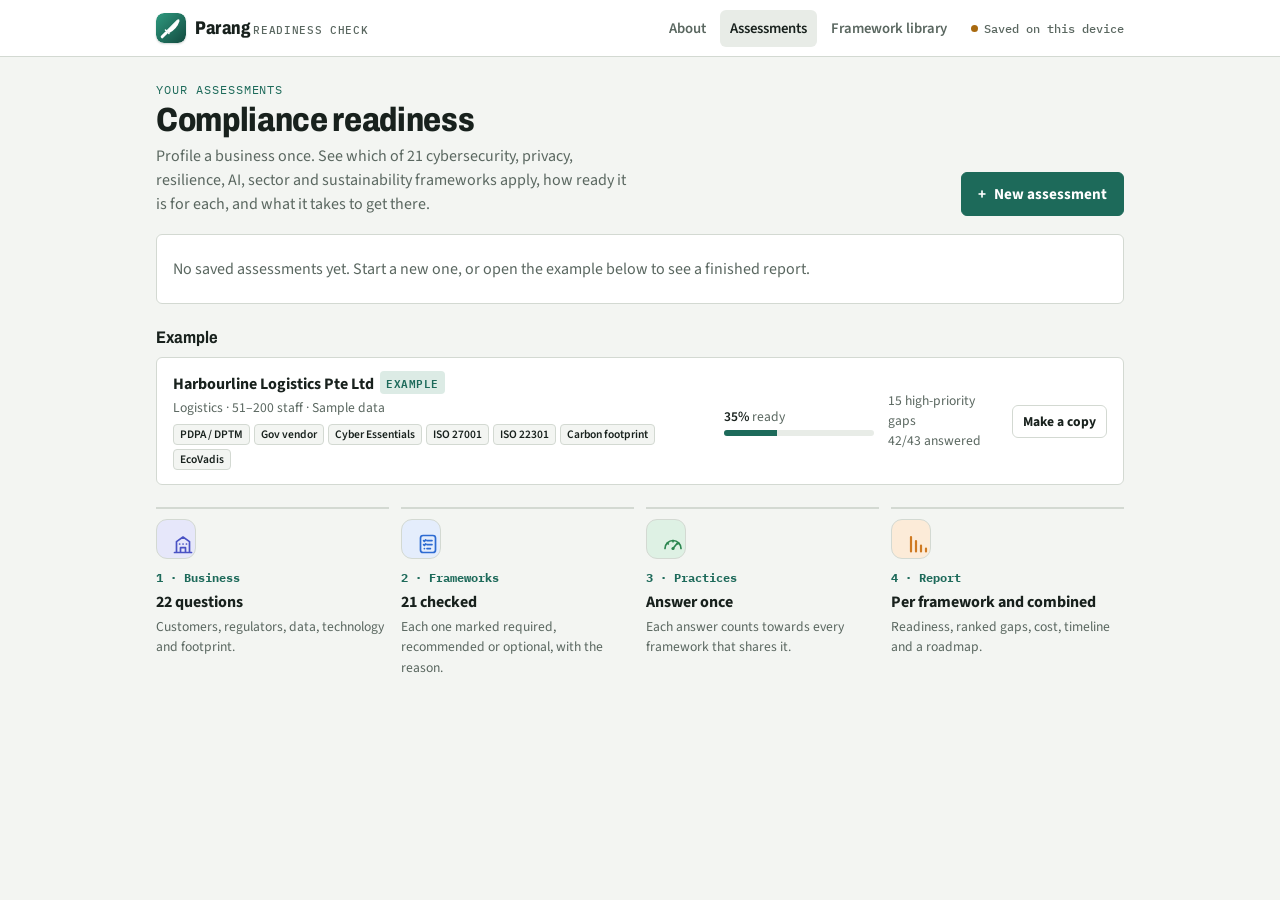
<file: check.html>
<!doctype html>
<html lang="en">
<head>
<meta charset="utf-8">
<meta name="viewport" content="width=device-width,initial-scale=1,viewport-fit=cover">
<style>body{margin:0}[hidden]{display:none!important}img{max-width:100%}</style>
<link rel="icon" href="favicon.svg" type="image/svg+xml">
<title>Parang Readiness Check</title>
<link rel="preconnect" href="https://fonts.googleapis.com">
<link rel="preconnect" href="https://fonts.gstatic.com" crossorigin>
<link rel="stylesheet" href="https://fonts.googleapis.com/css2?family=Archivo:wdth,wght@75..100,500..800&family=Source+Sans+3:wght@400;600;700&family=IBM+Plex+Mono:wght@400;500&display=swap">
<style>
/* Layout: app shell — sticky app bar; views: Assessments, 4-step workspace (Business, Frameworks, Practices, Report), Framework library, Consultant desk; auditor's-ledger rows, IDs in mono */
:root{
  --bg:#F3F5F2; --surface:#FFFFFF; --sunk:#E8ECE7; --line:#D3D9D2;
  --fg:#18211D; --muted:#5A6760; --accent:#1D6A5A; --accent-soft:#DCEBE5; --on-accent:#FFFFFF;
  --good:#2F7A4B; --good-soft:#DDEFE2; --warn:#A8690F; --warn-soft:#F6E8CF; --bad:#B03A33; --bad-soft:#F6DEDA; --na:#7C8680; --na-soft:#E6E9E5;
  --f-display:"Archivo","Arial Narrow",system-ui,sans-serif;
  --f-body:"Source Sans 3","Segoe UI",system-ui,sans-serif;
  --f-mono:"IBM Plex Mono",ui-monospace,Menlo,Consolas,monospace;
  --r:6px;
}
@media (prefers-color-scheme: dark){:root:not([data-theme="light"]){
  --bg:#111715; --surface:#18201D; --sunk:#1F2925; --line:#2E3A35;
  --fg:#E4EBE7; --muted:#9AA8A1; --accent:#5FC0A6; --accent-soft:#1B3A33; --on-accent:#0D1714;
  --good:#6CC58F; --good-soft:#1C3527; --warn:#E3AA52; --warn-soft:#3A2D16; --bad:#EE8078; --bad-soft:#3E211E; --na:#8E9993; --na-soft:#262E2B; color-scheme:dark}}
:root[data-theme="dark"]{
  --bg:#111715; --surface:#18201D; --sunk:#1F2925; --line:#2E3A35;
  --fg:#E4EBE7; --muted:#9AA8A1; --accent:#5FC0A6; --accent-soft:#1B3A33; --on-accent:#0D1714;
  --good:#6CC58F; --good-soft:#1C3527; --warn:#E3AA52; --warn-soft:#3A2D16; --bad:#EE8078; --bad-soft:#3E211E; --na:#8E9993; --na-soft:#262E2B; color-scheme:dark}
*{box-sizing:border-box}
body{background:var(--bg);color:var(--fg);font-family:var(--f-body);font-size:16px;line-height:1.5}
.wrap{max-width:1000px;margin:0 auto;padding-inline:16px;padding-block:20px 64px}
h1,h2,h3{font-family:var(--f-display);font-stretch:85%;text-wrap:balance;margin:0;line-height:1.15}
h1{font-size:clamp(1.5rem,4vw,2.1rem);font-weight:800;letter-spacing:-.01em}
h2{font-size:1.3rem;font-weight:700}
h3{font-size:1.05rem;font-weight:700}
.mono{font-family:var(--f-mono);font-size:.85em}
.eyebrow{font-family:var(--f-mono);font-size:.75rem;letter-spacing:.08em;text-transform:uppercase;color:var(--accent)}
.muted{color:var(--muted)}
.meta{font-size:.85rem;color:var(--muted)}

/* App bar */
.appbar{position:sticky;top:env(safe-area-inset-top,0px);z-index:10;background:var(--surface);border-bottom:1px solid var(--line)}
.appbar .in{max-width:1000px;margin:0 auto;padding-inline:16px;display:flex;align-items:center;gap:14px;min-height:56px;flex-wrap:wrap}
.brand{display:flex;align-items:center;gap:9px;font:800 1.05rem var(--f-display);font-stretch:80%;letter-spacing:.01em;background:none;border:0;color:var(--fg);cursor:pointer;padding:0}
.brand svg{flex:none}
.brand small{font:500 .7rem var(--f-mono);color:var(--muted);letter-spacing:.06em;text-transform:uppercase;font-stretch:100%}
.appnav{display:flex;gap:4px;margin-left:auto}
.appnav button{font:600 .92rem var(--f-body);background:none;border:0;color:var(--muted);padding:8px 10px;border-radius:var(--r);cursor:pointer}
.appnav button[aria-current="page"]{color:var(--fg);background:var(--sunk)}
.savestate{font:500 .75rem var(--f-mono);color:var(--muted);display:flex;align-items:center;gap:6px;white-space:nowrap}
.savestate::before{content:"";width:7px;height:7px;border-radius:50%;background:var(--c,var(--na))}
@media (max-width:560px){.brand small{display:none}.savestate{order:3;width:100%;padding-bottom:8px}.appbar .in{gap:8px}}

button:focus-visible,input:focus-visible,select:focus-visible,label.opt:focus-within,.row:focus-visible{outline:2px solid var(--accent);outline-offset:2px}
.btn{font:700 .95rem var(--f-body);border-radius:var(--r);padding:10px 16px;cursor:pointer;border:1px solid var(--accent);background:var(--accent);color:var(--on-accent);display:inline-flex;gap:8px;align-items:center;justify-content:center}
.btn.ghost{background:transparent;color:var(--accent)}
.btn.small{padding:6px 10px;font-size:.85rem}
.btn.danger{background:var(--bad);border-color:var(--bad);color:var(--on-accent)}
.btn.plain{background:transparent;border-color:var(--line);color:var(--fg)}
.linkbtn{background:none;border:0;color:var(--accent);font:600 .9rem var(--f-body);cursor:pointer;padding:4px 0}

/* Home */
.pagehead{display:flex;flex-wrap:wrap;gap:12px;align-items:flex-end;justify-content:space-between;margin-bottom:18px}
.pagehead p{margin:4px 0 0;max-width:60ch;color:var(--muted)}
.list{background:var(--surface);border:1px solid var(--line);border-radius:var(--r);overflow:hidden}
.row{display:grid;grid-template-columns:minmax(0,1fr) 150px 110px auto;gap:14px;align-items:center;padding:14px 16px;border-top:1px solid var(--line);cursor:pointer;background:transparent;width:100%;text-align:left;color:inherit;font:inherit}
.row:first-child{border-top:0}
.row:hover{background:var(--bg)}
.row .who{min-width:0;display:flex;flex-direction:column;gap:2px}
.row .who strong{overflow-wrap:anywhere}
.mini{display:flex;flex-direction:column;gap:4px}
.mini .track{height:6px;background:var(--sunk);border-radius:99px;overflow:hidden}
.mini .track i{display:block;height:100%;background:var(--accent)}
.mini span{font:600 .85rem var(--f-body);font-variant-numeric:tabular-nums}
.tag{font:600 .7rem var(--f-mono);letter-spacing:.05em;text-transform:uppercase;border-radius:4px;padding:2px 6px;background:var(--accent-soft);color:var(--accent);margin-left:6px;vertical-align:1px}
.rowact{display:flex;gap:6px;align-items:center;justify-content:flex-end}
.confirm{grid-column:1/-1;display:flex;flex-wrap:wrap;gap:8px;align-items:center;background:var(--bad-soft);border-radius:var(--r);padding:8px 10px;font-size:.93rem}
.empty{padding:22px 16px;color:var(--muted)}
@media (max-width:640px){.row{grid-template-columns:minmax(0,1fr) auto}.row .hi{display:none}.row .mini{grid-column:1/-1;grid-row:2}}
.how{display:grid;grid-template-columns:repeat(auto-fit,minmax(220px,1fr));gap:12px;margin-top:22px}
.how div{border-top:2px solid var(--line);padding-top:10px;display:flex;flex-direction:column;gap:3px}
.how b{font-family:var(--f-mono);font-size:.78rem;color:var(--accent)}

/* Workspace */
.wshead{display:flex;flex-direction:column;gap:6px;margin-bottom:14px}
.crumb{display:flex;gap:8px;align-items:center}
.banner{display:flex;flex-wrap:wrap;gap:8px 14px;align-items:center;justify-content:space-between;background:var(--warn-soft);border:1px solid var(--line);border-radius:var(--r);padding:10px 14px;margin-bottom:14px;font-size:.93rem}
.steps{display:grid;grid-template-columns:repeat(3,1fr);gap:6px;margin-bottom:14px}
.steps button{font:600 .95rem var(--f-body);background:transparent;color:var(--muted);border:1px solid var(--line);border-radius:var(--r);padding:9px 6px;cursor:pointer;display:flex;gap:6px;align-items:center;justify-content:center}
.steps button .n{font-family:var(--f-mono);font-size:.8rem}
.steps button[aria-selected="true"]{background:var(--accent);color:var(--on-accent);border-color:var(--accent)}
.progress{display:flex;align-items:center;gap:10px;font-size:.9rem;color:var(--muted)}
.progress .track{flex:1;height:6px;background:var(--sunk);border-radius:99px;overflow:hidden}
.progress .track i{display:block;height:100%;background:var(--accent)}
.panel{display:flex;flex-direction:column;gap:14px}
.q{background:var(--surface);border:1px solid var(--line);border-radius:var(--r);padding:14px 16px;display:flex;flex-direction:column;gap:10px;min-width:0}
.q .lbl{font-weight:700}
.q .help{font-size:.9rem;color:var(--muted);margin-top:-6px}
input[type=text],input[type=search],select{font:inherit;color:var(--fg);background:var(--bg);border:1px solid var(--line);border-radius:var(--r);padding:9px 10px;width:100%}
.opts{display:flex;flex-wrap:wrap;gap:8px}
label.opt{display:inline-flex;align-items:center;gap:7px;border:1px solid var(--line);border-radius:999px;padding:6px 12px;cursor:pointer;background:var(--bg);font-size:.95rem;user-select:none}
label.opt input{accent-color:var(--accent);margin:0}
label.opt:has(input:checked){background:var(--accent-soft);border-color:var(--accent)}
.grid2{display:grid;grid-template-columns:repeat(auto-fit,minmax(280px,1fr));gap:14px}
.ctrls{display:flex;flex-wrap:wrap;gap:4px}
.cid{font-family:var(--f-mono);font-size:.75rem;background:var(--sunk);color:var(--muted);border-radius:4px;padding:1px 6px}
.tri{display:grid;grid-template-columns:repeat(3,1fr);gap:6px}
.tri label{display:flex;justify-content:center;align-items:center;border:1px solid var(--line);border-radius:var(--r);padding:8px 4px;cursor:pointer;font-weight:600;font-size:.93rem;background:var(--bg)}
.tri input{position:absolute;opacity:0;pointer-events:none}
.tri label:focus-within{outline:2px solid var(--accent);outline-offset:2px}
.tri label.y:has(input:checked){background:var(--good-soft);border-color:var(--good);color:var(--good)}
.tri label.p:has(input:checked){background:var(--warn-soft);border-color:var(--warn);color:var(--warn)}
.tri label.x:has(input:checked){background:var(--bad-soft);border-color:var(--bad);color:var(--bad)}
.nav{display:flex;justify-content:space-between;gap:10px;flex-wrap:wrap;align-items:center}

/* Report */
section.card{background:var(--surface);border:1px solid var(--line);border-radius:var(--r);padding:16px;display:flex;flex-direction:column;gap:12px;min-width:0}
.tiles{display:grid;grid-template-columns:repeat(auto-fit,minmax(150px,1fr));gap:10px}
.tile{background:var(--surface);border:1px solid var(--line);border-radius:var(--r);padding:12px 14px;display:flex;flex-direction:column;gap:2px}
.tile .v{font-family:var(--f-display);font-stretch:80%;font-weight:800;font-size:2rem;line-height:1.1;font-variant-numeric:tabular-nums}
.tile .k{font-size:.85rem;color:var(--muted)}
.tile.lead{background:var(--accent);color:var(--on-accent);border-color:var(--accent)}
.tile.lead .k{color:var(--on-accent);opacity:.85}
.exports{display:flex;flex-wrap:wrap;gap:8px;align-items:center}
.bars{display:flex;flex-direction:column;gap:10px}
.bar{display:grid;grid-template-columns:minmax(110px,160px) 1fr 52px;gap:10px;align-items:center;font-size:.93rem}
.bar .track{height:12px;background:var(--sunk);border-radius:99px;overflow:hidden;display:flex}
.bar .track i{display:block;height:100%}
.bar .pct{text-align:right;font-variant-numeric:tabular-nums;font-weight:700}
.legend{display:flex;gap:14px;flex-wrap:wrap;font-size:.82rem;color:var(--muted)}
.legend span::before{content:"";display:inline-block;width:10px;height:10px;border-radius:2px;margin-right:5px;vertical-align:-1px;background:var(--c)}
.gap{display:grid;grid-template-columns:auto 1fr;gap:4px 12px;padding:12px 0;border-top:1px solid var(--line)}
.gap:first-of-type{border-top:0;padding-top:0}
.gap .body{min-width:0;display:flex;flex-direction:column;gap:4px}
.pill{font:600 .72rem var(--f-mono);letter-spacing:.05em;text-transform:uppercase;border-radius:4px;padding:2px 7px;white-space:nowrap;align-self:start}
.pill.High,.pill.No{background:var(--bad-soft);color:var(--bad)}
.pill.Medium,.pill.Partly{background:var(--warn-soft);color:var(--warn)}
.pill.Low,.pill.Yes{background:var(--good-soft);color:var(--good)}
.pill.Excluded{background:var(--na-soft);color:var(--na)}
.clauses{display:grid;grid-template-columns:repeat(auto-fit,minmax(260px,1fr));gap:8px}
.clause{display:flex;gap:10px;align-items:flex-start;padding:8px 10px;background:var(--bg);border-radius:var(--r);font-size:.93rem}
.clause .mono{color:var(--muted);min-width:3.2em}
.clause .t{flex:1;min-width:0}
.phases{display:grid;grid-template-columns:repeat(auto-fit,minmax(200px,1fr));gap:10px}
.phase{border-top:3px solid var(--accent);background:var(--bg);border-radius:0 0 var(--r) var(--r);padding:10px 12px;display:flex;flex-direction:column;gap:6px}
.phase ul{margin:0;padding-left:18px;font-size:.9rem}
.phase .when{font-family:var(--f-mono);font-size:.78rem;color:var(--muted)}
.scope{background:var(--bg);border-left:3px solid var(--accent);padding:10px 14px;margin:0;max-width:72ch}
.oblig{display:flex;flex-direction:column}
.oblig div{display:flex;flex-direction:column;padding:8px 0;border-top:1px solid var(--line)}
.oblig div:first-child{border-top:0}
.filters{display:flex;flex-wrap:wrap;gap:6px;align-items:center}
.chip{font:600 .85rem var(--f-body);border:1px solid var(--line);background:var(--bg);color:var(--fg);border-radius:999px;padding:5px 11px;cursor:pointer}
.chip[aria-pressed="true"]{background:var(--fg);color:var(--bg);border-color:var(--fg)}
.tablewrap{overflow-x:auto;border:1px solid var(--line);border-radius:var(--r);background:var(--surface)}
table{border-collapse:collapse;width:100%;min-width:560px;font-size:.9rem}
th,td{text-align:left;padding:8px 10px;border-bottom:1px solid var(--line);vertical-align:top}
th{font:600 .75rem var(--f-mono);text-transform:uppercase;letter-spacing:.06em;color:var(--muted);background:var(--sunk)}
td.id{font-family:var(--f-mono);white-space:nowrap;font-size:.82rem}
td .why{display:block;font-size:.82rem;color:var(--muted)}
tbody tr:last-child td{border-bottom:0}
.toast{font-size:.85rem;color:var(--good)}
.toast.err{color:var(--bad)}
.libtools{display:flex;flex-direction:column;gap:10px;margin-bottom:12px}
@media (max-width:520px){.bar{grid-template-columns:1fr 46px}.bar .name{grid-column:1/-1}}
@media (prefers-reduced-motion:no-preference){#view>*{animation:fade .18s ease-out}@keyframes fade{from{opacity:.4}to{opacity:1}}}

/* Prospect call to action and forms */
.cta{display:flex;flex-wrap:wrap;gap:14px 24px;align-items:center;justify-content:space-between;background:var(--accent-soft);border:1px solid var(--accent);border-radius:var(--r);padding:18px}
.cta-text{flex:1 1 380px;min-width:0;display:flex;flex-direction:column;gap:6px}
.cta-text p{margin:0;max-width:66ch}
.cta-act{display:flex;flex-wrap:wrap;gap:8px}
a.btn{text-decoration:none}
.form{display:flex;flex-direction:column;gap:14px}
.field{display:flex;flex-direction:column;gap:6px;min-width:0}
.field>label,.flabel{font-weight:700;font-size:.93rem}
input[type=email],input[type=tel],input[type=number],textarea{font:inherit;color:var(--fg);background:var(--bg);border:1px solid var(--line);border-radius:var(--r);padding:9px 10px;width:100%}
textarea{resize:vertical}
textarea:focus-visible,input[type=email]:focus-visible,input[type=tel]:focus-visible,input[type=number]:focus-visible{outline:2px solid var(--accent);outline-offset:2px}
.consent{display:flex;gap:10px;align-items:flex-start;font-size:.93rem}
.consent input{accent-color:var(--accent);margin-top:4px;flex:none}
.ferr{color:var(--bad);margin:0;font-size:.93rem;min-height:0}
.ferr:empty{display:none}
.sel{user-select:all;font-weight:600}
textarea.code{font-family:var(--f-mono);font-size:.8rem;word-break:break-all}
.btn:disabled{opacity:.6;cursor:wait}
/* Consultant desk and brief */
.pill.T-Hot{background:var(--bad-soft);color:var(--bad)}
.pill.T-Warm{background:var(--warn-soft);color:var(--warn)}
.pill.T-Cool{background:var(--na-soft);color:var(--na)}
.pill.big{font-size:.85rem;padding:5px 10px}
.briefhead{display:flex;flex-wrap:wrap;gap:10px 16px;align-items:flex-start;justify-content:space-between}
.briefhead>div{display:flex;flex-direction:column;gap:4px;min-width:0}
.kv{display:grid;grid-template-columns:max-content 1fr;gap:6px 18px;margin:0;font-size:.95rem}
.kv dt{color:var(--muted)}
.kv dd{margin:0;min-width:0;overflow-wrap:anywhere}
.talk{display:flex;flex-direction:column;gap:6px;padding-top:12px;border-top:1px solid var(--line)}
.talk:first-of-type{border-top:0;padding-top:0}
.talk ol{margin:0;padding-left:20px;display:flex;flex-direction:column;gap:4px}
.obj{margin:0;display:grid;gap:4px}
.obj dt{font-weight:700}
.obj dd{margin:0 0 8px;color:var(--muted)}
.steps-list{margin:0;padding-left:20px;display:flex;flex-direction:column;gap:3px}
th.num,td.num{text-align:right;white-space:nowrap;font-variant-numeric:tabular-nums}
tr.total td{font-weight:700;background:var(--accent-soft)}
tr.sub td{color:var(--muted)}
@media (max-width:520px){.kv{grid-template-columns:1fr;gap:0}.kv dd{margin-bottom:8px}}

/* Multi-framework */
.steps.four{grid-template-columns:repeat(4,1fr)}
.steps.two{grid-template-columns:repeat(2,1fr);max-width:460px}
@media (max-width:520px){.steps.four button{font-size:.85rem;padding:9px 2px}.steps.four .n{display:none}}
.secHead{grid-column:1/-1;font-size:1.05rem;margin-top:8px;display:flex;gap:8px;align-items:baseline}
.chips{display:flex;flex-wrap:wrap;gap:4px;margin-top:4px}
.fwchip{font:600 .72rem var(--f-body);border:1px solid var(--line);background:var(--bg);color:var(--fg);border-radius:4px;padding:1px 6px;white-space:nowrap}
.pill.L-required,.pill.L-requested{background:var(--bad-soft);color:var(--bad)}
.pill.L-recommended{background:var(--accent-soft);color:var(--accent)}
.pill.L-optional{background:var(--na-soft);color:var(--na)}
.summarybar{display:flex;flex-wrap:wrap;gap:10px 16px;align-items:center;justify-content:space-between;background:var(--surface);border:1px solid var(--line);border-radius:var(--r);padding:12px 14px}
.fwfam{display:flex;flex-direction:column;gap:10px}
.fwfam h2{font-size:1.05rem}
.fwgrid{display:grid;grid-template-columns:repeat(auto-fill,minmax(260px,1fr));gap:10px}
.fwcard{position:relative;display:flex;flex-direction:column;gap:6px;background:var(--surface);border:1px solid var(--line);border-radius:var(--r);padding:12px 14px 12px 42px;cursor:pointer;min-width:0}
.fwcard input{position:absolute;left:14px;top:15px;accent-color:var(--accent);width:17px;height:17px;margin:0}
.fwcard.on{border-color:var(--accent);box-shadow:inset 0 0 0 1px var(--accent)}
.fwcard:focus-within{outline:2px solid var(--accent);outline-offset:2px}
.fwtop{display:flex;justify-content:space-between;gap:8px;align-items:flex-start}
ul.why{margin:0;padding-left:18px;font-size:.88rem;color:var(--muted);display:flex;flex-direction:column;gap:2px}
.tabs{display:flex;gap:4px;overflow-x:auto;border-bottom:1px solid var(--line);padding-bottom:0;scrollbar-width:thin}
.tabs button{font:600 .9rem var(--f-body);background:none;border:0;border-bottom:3px solid transparent;color:var(--muted);padding:9px 12px;cursor:pointer;white-space:nowrap}
.tabs button[aria-selected="true"]{color:var(--fg);border-bottom-color:var(--accent)}
tr.click{cursor:pointer}
tr.click:hover td{background:var(--bg)}
tr.click:focus-visible{outline:2px solid var(--accent);outline-offset:-2px}
.fwhead{display:flex;flex-wrap:wrap;gap:10px 16px;align-items:flex-start;justify-content:space-between}
.fwhead>div{display:flex;flex-direction:column;gap:4px;min-width:0}
h2.big{font-size:clamp(1.3rem,3.5vw,1.7rem)}
.libgrid{display:grid;grid-template-columns:repeat(auto-fill,minmax(300px,1fr));gap:12px}
.libcard h2{font-size:1.2rem}
.kv.small{font-size:.88rem;gap:4px 14px}
.tile .v{overflow-wrap:anywhere}
.row .mini span:first-child::after{content:" ready";font-weight:400;color:var(--muted)}
details.more summary{cursor:pointer;color:var(--accent);font-weight:700;padding:10px 0}
details.more summary:focus-visible{outline:2px solid var(--accent);outline-offset:2px}

/* Entry paths and expectations */
.pathgrid{display:grid;grid-template-columns:repeat(auto-fit,minmax(260px,1fr));gap:12px;margin-top:16px}
.pathcard{display:flex;flex-direction:column;gap:8px;text-align:left;background:var(--surface);border:1px solid var(--line);border-radius:var(--r);padding:18px;cursor:pointer;font:inherit;color:inherit}
.pathcard:hover{border-color:var(--accent)}
.pathcard:focus-visible{outline:2px solid var(--accent);outline-offset:2px}
.ptitle{font-family:var(--f-display);font-stretch:85%;font-size:1.25rem;line-height:1.2;text-wrap:balance}
.pdesc{color:var(--muted);font-size:.95rem}
.pgo{margin-top:auto;font-weight:700;color:var(--accent)}
ul.plain{margin:0;padding-left:18px;display:flex;flex-direction:column;gap:3px;font-size:.93rem}
.note{display:flex;flex-wrap:wrap;gap:8px;align-items:center;justify-content:space-between;border-radius:var(--r);padding:10px 12px;font-size:.93rem;background:var(--sunk)}
.note.ok{background:var(--good-soft)}
.note.warn{background:var(--warn-soft)}
.intro{gap:8px}
.q.wide{grid-column:1/-1}
.askfam{display:flex;flex-direction:column;gap:6px;padding-top:6px}
.tier{display:flex;flex-direction:column;gap:10px}
.tierhead{display:flex;flex-wrap:wrap;gap:4px 12px;align-items:baseline}
.tierhead h2{font-size:1.2rem}
.plancard{position:relative;display:flex;flex-direction:column;gap:6px;background:var(--surface);border:1px solid var(--line);border-radius:var(--r);padding:12px 14px 12px 42px;cursor:pointer;min-width:0}
.plancard input{position:absolute;left:14px;top:15px;accent-color:var(--accent);width:17px;height:17px;margin:0}
.plancard.on{border-color:var(--accent);box-shadow:inset 0 0 0 1px var(--accent)}
.plancard:focus-within{outline:2px solid var(--accent);outline-offset:2px}
.facts{display:flex;flex-wrap:wrap;gap:6px 14px;font-size:.88rem;color:var(--muted);border-top:1px solid var(--line);padding-top:8px;margin-top:2px}
.facts b{color:var(--fg);font-variant-numeric:tabular-nums}
.feas{font:600 .72rem var(--f-mono);letter-spacing:.05em;text-transform:uppercase;border-radius:4px;padding:2px 7px;white-space:nowrap}
.feas.F-ok{background:var(--good-soft);color:var(--good)}
.feas.F-tight{background:var(--warn-soft);color:var(--warn)}
.feas.F-no{background:var(--bad-soft);color:var(--bad)}
.feas.F-none{background:var(--na-soft);color:var(--na)}
.feasrow{display:flex;flex-direction:column;gap:6px;padding:12px 0;border-top:1px solid var(--line)}
.feasrow:first-of-type{border-top:0;padding-top:0}
.fh{display:flex;gap:10px;align-items:center;flex-wrap:wrap}
.journey{display:flex;flex-direction:column;gap:10px}
.jlist{margin:0;padding-left:22px;display:flex;flex-direction:column;gap:6px}
.jlist li span{display:block}
.flowsteps{margin:0;padding-left:22px;display:grid;grid-template-columns:repeat(auto-fit,minmax(170px,1fr));gap:10px 18px}
.flowsteps li{display:flex;flex-direction:column;gap:2px}
.grid2.tight{gap:16px}
.grid2.tight h3{margin-bottom:6px}
.crumb .meta{margin:0 2px}
@media (max-width:560px){.steps button .n{display:none}.steps button{font-size:.82rem;padding:9px 2px}}
.appnav a.navhome{font:600 .92rem var(--f-body);color:var(--muted);padding:8px 10px;border-radius:var(--r);text-decoration:none}
.appnav a.navhome:hover{color:var(--fg);background:var(--sunk)}
.appnav a.navhome:focus-visible{outline:2px solid var(--accent);outline-offset:2px}

/* Parang brand and icon set */
:root{--blue:#2D6BD2;--blue-s:#E4EDFC;--purple:#7650CC;--purple-s:#EEE8FB;--orange:#CF7A22;--orange-s:#FCEBD8;--teal:#1A8AA0;--teal-s:#DCF1F5;--indigo:#4952C4;--indigo-s:#E6E7FA;--green:#2C8650;--green-s:#DEF1E4;--rose:#C8425A;--rose-s:#FAE3E8}
@media (prefers-color-scheme: dark){:root:not([data-theme="light"]){--blue:#7FA9F2;--blue-s:#1B2A44;--purple:#B39AF0;--purple-s:#2A2240;--orange:#F0A75C;--orange-s:#3A2A18;--teal:#6CC9DB;--teal-s:#173238;--indigo:#9AA1F2;--indigo-s:#22254A;--green:#74CE96;--green-s:#1A3324;--rose:#F08B9E;--rose-s:#3E1F27}}
:root[data-theme="dark"]{--blue:#7FA9F2;--blue-s:#1B2A44;--purple:#B39AF0;--purple-s:#2A2240;--orange:#F0A75C;--orange-s:#3A2A18;--teal:#6CC9DB;--teal-s:#173238;--indigo:#9AA1F2;--indigo-s:#22254A;--green:#74CE96;--green-s:#1A3324;--rose:#F08B9E;--rose-s:#3E1F27}
.logo{width:30px;height:30px;flex:none;border-radius:8px;box-shadow:0 1px 2px rgba(16,40,34,.2)}
.brand{font-size:1.15rem}
.ic{width:24px;height:24px;flex:none;display:inline-block;vertical-align:middle}
.tile{width:40px;height:40px;border-radius:11px;display:inline-grid;place-items:center;flex:none;background:var(--ts);color:var(--tc)}
.tile.lg{width:48px;height:48px;border-radius:13px}
.tile.lg .ic{width:27px;height:27px}
.tile.sm{width:22px;height:22px;border-radius:6px}
.tile.sm .ic{width:15px;height:15px}
.c-blue{--tc:var(--blue);--ts:var(--blue-s)}.c-purple{--tc:var(--purple);--ts:var(--purple-s)}.c-orange{--tc:var(--orange);--ts:var(--orange-s)}
.c-teal{--tc:var(--teal);--ts:var(--teal-s)}.c-indigo{--tc:var(--indigo);--ts:var(--indigo-s)}.c-green{--tc:var(--green);--ts:var(--green-s)}.c-rose{--tc:var(--rose);--ts:var(--rose-s)}
.famh{display:flex;align-items:center;gap:10px}
.famh .tile{width:30px;height:30px;border-radius:8px}
.famh .tile .ic{width:18px;height:18px}
.how .tile{margin-bottom:6px}
.pathcard .tile{margin-bottom:4px}
.libtop{display:flex;gap:12px;align-items:flex-start}
.routeline{display:flex;align-items:center;gap:8px;flex-wrap:wrap}
@media (max-width:560px){.appnav{flex-wrap:wrap;gap:0;margin-left:0;width:100%}.appnav button,.appnav a.navhome{padding:6px 8px;font-size:.88rem}}

/* Who gets paid */
.pay{display:inline-block;font:600 .74rem var(--f-body);border-radius:999px;padding:2px 9px;white-space:normal;line-height:1.35}
.pay.P-us{background:var(--accent);color:var(--on-accent)}
.pay.P-them{background:var(--sunk);color:var(--fg);border:1px solid var(--line)}
.payrows{display:flex;flex-direction:column}
.payrow{display:grid;grid-template-columns:minmax(0,280px) 1fr;gap:6px 18px;padding:12px 0;border-top:1px solid var(--line);font-size:.93rem}
.payrow:first-child{border-top:0}
.payrow .ph{display:flex;flex-direction:column;gap:4px;align-items:flex-start}
.payrow .ph strong{font-variant-numeric:tabular-nums}
.payrow.us{background:var(--accent-soft);margin:0 -16px;padding:12px 16px;border-radius:var(--r);border-top:0}
@media (max-width:640px){.payrow{grid-template-columns:1fr}}
a.brand{text-decoration:none}
a.brand:focus-visible{outline:2px solid var(--accent);outline-offset:2px;border-radius:var(--r)}
</style>
</head>
<body>
<svg xmlns="http://www.w3.org/2000/svg" width="0" height="0" style="position:absolute" aria-hidden="true" focusable="false">
 <defs>
  <linearGradient id="g-brand" x1="0" y1="0" x2="1" y2="1"><stop offset="0" stop-color="#2E9A7F"/><stop offset="1" stop-color="#134A3F"/></linearGradient>
 </defs>
 <!-- Brand: a parang blade on a rounded tile -->
 <symbol id="i-logo" viewBox="0 0 32 32">
  <rect width="32" height="32" rx="8.5" fill="url(#g-brand)"/>
  <path d="M11.2 18.6 L22.6 7.2 Q25.6 5.6 24.9 9.1 Q22.6 16.6 14.2 21.4 Z" fill="#fff"/>
  <path d="M11.4 18.9 L22.7 7.5" stroke="#CDEDE3" stroke-width=".7" fill="none" stroke-linecap="round"/>
  <path d="M6.6 25.4 L10.9 21.1" stroke="#fff" stroke-width="3.2" stroke-linecap="round" fill="none"/>
  <path d="M10.1 18.2 L13.8 21.9" stroke="#fff" stroke-width="1.6" stroke-linecap="round" fill="none"/>
 </symbol>
 <symbol id="i-blade" viewBox="0 0 24 24">
  <path d="M8.2 14.2 L17.6 4.8 Q20.4 3.3 19.8 6.4 Q18 12.4 11 16.6 Z" fill="currentColor" stroke="none"/>
  <path d="M3.8 20.2 L7.6 16.4" stroke="currentColor" stroke-width="2.6" stroke-linecap="round" fill="none"/>
  <path d="M7.2 13.4 L10.6 16.8" stroke="currentColor" stroke-width="1.5" stroke-linecap="round" fill="none"/>
 </symbol>
 <g fill="none" stroke="currentColor" stroke-width="1.7" stroke-linecap="round" stroke-linejoin="round">
 <symbol id="i-compass" viewBox="0 0 24 24"><circle cx="12" cy="12" r="8.75" fill="none" stroke="currentColor" stroke-width="1.7"/><path d="M15.6 8.4 13.3 13.3 8.4 15.6 10.7 10.7Z" fill="currentColor" stroke="currentColor" stroke-width="1.2" stroke-linejoin="round"/></symbol>
 <symbol id="i-stopwatch" viewBox="0 0 24 24"><g fill="none" stroke="currentColor" stroke-width="1.7" stroke-linecap="round"><circle cx="12" cy="13.5" r="7.5"/><path d="M12 13.5V9.6M10 2.8h4M12 2.8V6M18.3 6.8l1.3-1.3"/></g></symbol>
 <symbol id="i-target" viewBox="0 0 24 24"><g fill="none" stroke="currentColor" stroke-width="1.7" stroke-linecap="round" stroke-linejoin="round"><circle cx="11" cy="13" r="8"/><circle cx="11" cy="13" r="4.4"/><path d="M11 13 19.5 4.5M16.4 4.2l3.4.3.3 3.4"/></g><circle cx="11" cy="13" r="1.3" fill="currentColor"/></symbol>
 <symbol id="i-question" viewBox="0 0 24 24"><g fill="none" stroke="currentColor" stroke-width="1.7" stroke-linecap="round" stroke-linejoin="round"><path d="M5 4.8h14a1.8 1.8 0 0 1 1.8 1.8v8.2a1.8 1.8 0 0 1-1.8 1.8h-8.6L6.2 20v-3.4H5a1.8 1.8 0 0 1-1.8-1.8V6.6A1.8 1.8 0 0 1 5 4.8z"/><path d="M10.2 9.2a1.9 1.9 0 1 1 2.6 1.8c-.5.2-.8.6-.8 1.1v.3"/></g><circle cx="12" cy="14.3" r=".95" fill="currentColor"/></symbol>
 <symbol id="i-scale" viewBox="0 0 24 24"><g fill="none" stroke="currentColor" stroke-width="1.7" stroke-linecap="round" stroke-linejoin="round"><path d="M12 4v15.5M8 19.5h8M5.5 6.5 12 5l6.5 1.5"/><path d="M5.5 6.5 3 12.2a2.6 2.6 0 0 0 5 0zM18.5 6.5 16 12.2a2.6 2.6 0 0 0 5 0z"/></g></symbol>
 <symbol id="i-hourglass" viewBox="0 0 24 24"><g fill="none" stroke="currentColor" stroke-width="1.7" stroke-linecap="round" stroke-linejoin="round"><path d="M6.5 3.5h11M6.5 20.5h11M8 3.5c0 4.2 4 5.3 4 8.5s-4 4.3-4 8.5M16 3.5c0 4.2-4 5.3-4 8.5s4 4.3 4 8.5"/></g><path d="M9.6 18.6c.6-1.6 1.6-2.4 2.4-2.4s1.8.8 2.4 2.4z" fill="currentColor"/></symbol>
 <symbol id="i-checklist" viewBox="0 0 24 24"><g fill="none" stroke="currentColor" stroke-width="1.7" stroke-linecap="round" stroke-linejoin="round"><rect x="4.5" y="3.5" width="15" height="17" rx="2.6"/><path d="M11 8.6h5M11 12.6h5M11 16.6h3.4M7.6 8.6l.8.8 1.3-1.5M7.6 12.6l.8.8 1.3-1.5"/></g><circle cx="8.4" cy="16.6" r=".9" fill="currentColor"/></symbol>
 <symbol id="i-gauge" viewBox="0 0 24 24"><g fill="none" stroke="currentColor" stroke-width="1.7" stroke-linecap="round" stroke-linejoin="round"><path d="M4 16.5a8 8 0 1 1 16 0"/><path d="M12 16.5l4-5"/><path d="M6.3 11.2l1 .7M12 8.5V9.7M17.7 11.2l-1 .7"/></g><circle cx="12" cy="16.5" r="1.6" fill="currentColor"/></symbol>
 <symbol id="i-ranked" viewBox="0 0 24 24"><g fill="none" stroke="currentColor" stroke-width="2.2" stroke-linecap="round"><path d="M5 19.5V5M10 19.5V9M15 19.5v-6M20 19.5v-3"/></g></symbol>
 <symbol id="i-coins" viewBox="0 0 24 24"><g fill="none" stroke="currentColor" stroke-width="1.7" stroke-linecap="round" stroke-linejoin="round"><ellipse cx="12" cy="6.8" rx="7" ry="2.6"/><path d="M5 6.8v5c0 1.4 3.1 2.6 7 2.6s7-1.2 7-2.6v-5M5 11.8v5c0 1.4 3.1 2.6 7 2.6s7-1.2 7-2.6v-5"/></g></symbol>
 <symbol id="i-calendar" viewBox="0 0 24 24"><g fill="none" stroke="currentColor" stroke-width="1.7" stroke-linecap="round" stroke-linejoin="round"><rect x="3.5" y="5" width="17" height="15.5" rx="3"/><path d="M3.5 10h17M8 3v4M16 3v4M9 15.2l2 2 4-4.2"/></g></symbol>
 <symbol id="i-download" viewBox="0 0 24 24"><g fill="none" stroke="currentColor" stroke-width="1.7" stroke-linecap="round" stroke-linejoin="round"><path d="M12 3.8v11M7.5 10.6 12 15l4.5-4.4M5 19.6h14"/></g></symbol>
 <symbol id="i-shield" viewBox="0 0 24 24"><g fill="none" stroke="currentColor" stroke-width="1.7" stroke-linecap="round" stroke-linejoin="round"><path d="M12 3 19.5 6v5.6c0 4.6-3.2 8.2-7.5 9.4-4.3-1.2-7.5-4.8-7.5-9.4V6z"/><path d="M8.8 12.1l2.2 2.2 4.2-4.4"/></g></symbol>
 <symbol id="i-lock" viewBox="0 0 24 24"><g fill="none" stroke="currentColor" stroke-width="1.7" stroke-linecap="round" stroke-linejoin="round"><rect x="5" y="10.3" width="14" height="10.2" rx="2.8"/><path d="M8.5 10.3V7.6a3.5 3.5 0 0 1 7 0v2.7M12 15v1.8"/></g><circle cx="12" cy="14.6" r="1.2" fill="currentColor"/></symbol>
 <symbol id="i-cycle" viewBox="0 0 24 24"><g fill="none" stroke="currentColor" stroke-width="1.7" stroke-linecap="round" stroke-linejoin="round"><path d="M19.6 12.4a7.6 7.6 0 0 1-13 4.9M4.4 11.6a7.6 7.6 0 0 1 13-4.9"/><path d="M17.8 3.4v3.5h-3.5M6.2 20.6v-3.5h3.5"/></g></symbol>
 <symbol id="i-cloud" viewBox="0 0 24 24"><g fill="none" stroke="currentColor" stroke-width="1.7" stroke-linecap="round" stroke-linejoin="round"><path d="M7.2 18.8h9.9a4.1 4.1 0 0 0 .5-8.2 5.6 5.6 0 0 0-10.8-1 4.6 4.6 0 0 0 .4 9.2z"/></g><path d="M12 10.6l.8 2.1 2.1.8-2.1.8-.8 2.1-.8-2.1-2.1-.8 2.1-.8z" fill="currentColor"/></symbol>
 <symbol id="i-building" viewBox="0 0 24 24"><g fill="none" stroke="currentColor" stroke-width="1.7" stroke-linecap="round" stroke-linejoin="round"><path d="M3.5 20.5h17M5.5 20.5V9.6L12 5l6.5 4.6v10.9M9.5 20.5v-4.8h5v4.8M8.6 12h.1M12 12h.1M15.4 12h.1"/></g></symbol>
 <symbol id="i-leaf" viewBox="0 0 24 24"><g fill="none" stroke="currentColor" stroke-width="1.7" stroke-linecap="round" stroke-linejoin="round"><path d="M19.6 4.4C10.4 4.2 4.6 9 4.6 16.2c0 1.2.1 2.3.4 3.4 7.4 0 14.6-4 14.6-15.2z"/><path d="M5 19.6c2.8-4.2 6.4-7.6 10.4-9.8"/></g></symbol>
 <symbol id="i-chat" viewBox="0 0 24 24"><g fill="none" stroke="currentColor" stroke-width="1.7" stroke-linecap="round" stroke-linejoin="round"><path d="M5 4.8h14a1.8 1.8 0 0 1 1.8 1.8v8.2a1.8 1.8 0 0 1-1.8 1.8h-8.6L6.2 20v-3.4H5a1.8 1.8 0 0 1-1.8-1.8V6.6A1.8 1.8 0 0 1 5 4.8z"/></g><circle cx="8.3" cy="10.7" r="1" fill="currentColor"/><circle cx="12" cy="10.7" r="1" fill="currentColor"/><circle cx="15.7" cy="10.7" r="1" fill="currentColor"/></symbol>
 <symbol id="i-search" viewBox="0 0 24 24"><g fill="none" stroke="currentColor" stroke-width="1.7" stroke-linecap="round"><circle cx="10.5" cy="10.5" r="6.2"/><path d="M15.2 15.2 20 20"/></g></symbol>
 <symbol id="i-sign" viewBox="0 0 24 24"><g fill="none" stroke="currentColor" stroke-width="1.7" stroke-linecap="round" stroke-linejoin="round"><path d="M14 3.5H7A1.9 1.9 0 0 0 5 5.4v13.2a1.9 1.9 0 0 0 2 1.9h10a1.9 1.9 0 0 0 2-1.9V8.5z"/><path d="M14 3.5v5h5M8.2 16.4c.9-1.6 1.9-1.6 2.4 0 .5 1.5 1.5 1.4 2.4 0 .7-1 1.6-1 2.6.3"/></g></symbol>
 <symbol id="i-layers" viewBox="0 0 24 24"><g fill="none" stroke="currentColor" stroke-width="1.7" stroke-linecap="round" stroke-linejoin="round"><path d="M12 3.8 20 8l-8 4.2L4 8z"/><path d="M4 12l8 4.2 8-4.2M4 16l8 4.2 8-4.2"/></g></symbol>
 <symbol id="i-seal" viewBox="0 0 24 24"><g fill="none" stroke="currentColor" stroke-width="1.7" stroke-linecap="round" stroke-linejoin="round"><circle cx="12" cy="9.4" r="5.8"/><path d="M8.8 14.3 7.6 21l4.4-2.4 4.4 2.4-1.2-6.7M9.6 9.5l1.6 1.6 3.1-3.2"/></g></symbol>
 <symbol id="i-receipt" viewBox="0 0 24 24"><g fill="none" stroke="currentColor" stroke-width="1.7" stroke-linecap="round" stroke-linejoin="round"><path d="M6 3.5h12v17l-2-1.3-2 1.3-2-1.3-2 1.3-2-1.3-2 1.3z"/><path d="M9 8h6M9 11.5h6M9 15h3.5"/></g></symbol>
 <symbol id="i-people" viewBox="0 0 24 24"><g fill="none" stroke="currentColor" stroke-width="1.7" stroke-linecap="round" stroke-linejoin="round"><circle cx="9" cy="8.4" r="3.1"/><path d="M3.4 19.4c.6-3.1 2.8-5 5.6-5s5 1.9 5.6 5"/><circle cx="16.6" cy="9.4" r="2.4"/><path d="M15.7 14.4c2.5-.3 4.5 1.2 5.1 4.6"/></g></symbol>
 <symbol id="i-repeat" viewBox="0 0 24 24"><g fill="none" stroke="currentColor" stroke-width="1.7" stroke-linecap="round" stroke-linejoin="round"><path d="M4.5 11V9.2a3 3 0 0 1 3-3h11.5M15.6 3l3.4 3.2-3.4 3.2M19.5 13v1.8a3 3 0 0 1-3 3H5M8.4 21 5 17.8l3.4-3.2"/></g></symbol>
 <symbol id="i-alert" viewBox="0 0 24 24"><g fill="none" stroke="currentColor" stroke-width="1.7" stroke-linecap="round" stroke-linejoin="round"><path d="M12 3 19.5 6v5.6c0 4.6-3.2 8.2-7.5 9.4-4.3-1.2-7.5-4.8-7.5-9.4V6z"/><path d="M12 8.4v4.2"/></g><circle cx="12" cy="15.6" r="1" fill="currentColor"/></symbol>
 <symbol id="i-percent" viewBox="0 0 24 24"><g fill="none" stroke="currentColor" stroke-width="1.7" stroke-linecap="round"><path d="M18 6 6 18"/><circle cx="7.6" cy="7.6" r="2.4"/><circle cx="16.4" cy="16.4" r="2.4"/></g></symbol>
 <symbol id="i-check" viewBox="0 0 24 24"><path d="M5 12.5l4.3 4.3L19 7" fill="none" stroke="currentColor" stroke-width="2.4" stroke-linecap="round" stroke-linejoin="round"/></symbol>
 <symbol id="i-arrow" viewBox="0 0 24 24"><path d="M5 12h13.5M13 6.5l5.5 5.5-5.5 5.5" fill="none" stroke="currentColor" stroke-width="2" stroke-linecap="round" stroke-linejoin="round"/></symbol>
 </g>
</svg>
<header class="appbar">
  <div class="in">
    <a class="brand" href="index.html" aria-label="Parang home page">
      <svg class="logo" viewBox="0 0 32 32" aria-hidden="true"><use href="#i-logo"/></svg>
      <span>Parang <small>Readiness Check</small></span>
    </a>
    <nav class="appnav" aria-label="Main">
      <a href="index.html" class="navhome">About</a>
      <button type="button" data-nav="home" id="nav-home">Assessments</button>
      <button type="button" data-nav="library" id="nav-library">Framework library</button>
      <button type="button" data-nav="desk" id="nav-desk" hidden>Consultant desk</button>
    </nav>
    <span class="savestate" id="savestate" aria-live="polite">Saved on this device</span>
  </div>
</header>

<main class="wrap" id="view"></main>
<script>
const CONTROLS=[
["5.1","Policies for information security"],["5.2","Information security roles and responsibilities"],["5.3","Segregation of duties"],["5.4","Management responsibilities"],["5.5","Contact with authorities"],["5.6","Contact with special interest groups"],["5.7","Threat intelligence"],["5.8","Information security in project management"],["5.9","Inventory of information and other associated assets"],["5.10","Acceptable use of information and other associated assets"],["5.11","Return of assets"],["5.12","Classification of information"],["5.13","Labelling of information"],["5.14","Information transfer"],["5.15","Access control"],["5.16","Identity management"],["5.17","Authentication information"],["5.18","Access rights"],["5.19","Information security in supplier relationships"],["5.20","Addressing information security within supplier agreements"],["5.21","Managing information security in the ICT supply chain"],["5.22","Monitoring, review and change management of supplier services"],["5.23","Information security for use of cloud services"],["5.24","Incident management planning and preparation"],["5.25","Assessment and decision on information security events"],["5.26","Response to information security incidents"],["5.27","Learning from information security incidents"],["5.28","Collection of evidence"],["5.29","Information security during disruption"],["5.30","ICT readiness for business continuity"],["5.31","Legal, statutory, regulatory and contractual requirements"],["5.32","Intellectual property rights"],["5.33","Protection of records"],["5.34","Privacy and protection of PII"],["5.35","Independent review of information security"],["5.36","Compliance with policies, rules and standards"],["5.37","Documented operating procedures"],
["6.1","Screening"],["6.2","Terms and conditions of employment"],["6.3","Information security awareness, education and training"],["6.4","Disciplinary process"],["6.5","Responsibilities after termination or change of employment"],["6.6","Confidentiality or non-disclosure agreements"],["6.7","Remote working"],["6.8","Information security event reporting"],
["7.1","Physical security perimeters"],["7.2","Physical entry"],["7.3","Securing offices, rooms and facilities"],["7.4","Physical security monitoring"],["7.5","Protecting against physical and environmental threats"],["7.6","Working in secure areas"],["7.7","Clear desk and clear screen"],["7.8","Equipment siting and protection"],["7.9","Security of assets off-premises"],["7.10","Storage media"],["7.11","Supporting utilities"],["7.12","Cabling security"],["7.13","Equipment maintenance"],["7.14","Secure disposal or re-use of equipment"],
["8.1","User endpoint devices"],["8.2","Privileged access rights"],["8.3","Information access restriction"],["8.4","Access to source code"],["8.5","Secure authentication"],["8.6","Capacity management"],["8.7","Protection against malware"],["8.8","Management of technical vulnerabilities"],["8.9","Configuration management"],["8.10","Information deletion"],["8.11","Data masking"],["8.12","Data leakage prevention"],["8.13","Information backup"],["8.14","Redundancy of information processing facilities"],["8.15","Logging"],["8.16","Monitoring activities"],["8.17","Clock synchronization"],["8.18","Use of privileged utility programs"],["8.19","Installation of software on operational systems"],["8.20","Networks security"],["8.21","Security of network services"],["8.22","Segregation of networks"],["8.23","Web filtering"],["8.24","Use of cryptography"],["8.25","Secure development life cycle"],["8.26","Application security requirements"],["8.27","Secure system architecture and engineering principles"],["8.28","Secure coding"],["8.29","Security testing in development and acceptance"],["8.30","Outsourced development"],["8.31","Separation of development, test and production environments"],["8.32","Change management"],["8.33","Test information"],["8.34","Protection of information systems during audit testing"]
];
const THEMES={5:"Organizational",6:"People",7:"Physical",8:"Technological"};

/* ===================== Business profile ===================== */
const PROFILE_Q=[
 {id:"name",type:"text",label:"Company name",sec:"Company"},
 {id:"industry",type:"select",label:"Industry",opts:["Technology / SaaS","Financial services","Healthcare","Education","Logistics","Retail / F&B","Hospitality","Professional services","Manufacturing","Construction / Real estate","Government vendor"]},
 {id:"size",type:"radio",label:"Headcount",opts:["1–10","11–50","51–200","201–500","500+"]},
 {id:"status",type:"radio",label:"Company status",opts:[["private","Private company"],["sub","Part of a larger or listed group"],["listed","Listed on SGX"]]},
 {id:"customers",type:"check",label:"Who are your main customers?",sec:"Customers and regulation",opts:[["consumers","Consumers"],["sme","Other SMEs"],["mnc","Large companies or MNCs"],["gov","Government agencies"],["fi","Banks and financial institutions"],["hc","Hospitals and clinics"]]},
 {id:"markets",type:"check",label:"Customers or staff outside Singapore",opts:[["eu","EU or UK"],["us","United States"],["asean","Rest of ASEAN"],["other","Elsewhere"]]},
 {id:"regulated",type:"check",label:"Licensed or regulated by",opts:[["mas","MAS (financial licence)"],["moh","MOH (healthcare licence)"],["other","Another regulator"]]},
 {id:"driver",type:"radio",label:"Main reason for this work",opts:[["tender","Customer or tender requirement"],["reg","Regulator expectation"],["investor","Investor, group or listing requirement"],["internal","Internal risk management"]]},
 {id:"work",type:"radio",label:"How does the team work?",sec:"Technology",opts:[["office","Office only"],["hybrid","Hybrid"],["remote","Fully remote"]]},
 {id:"hosting",type:"radio",label:"Where do your systems run?",opts:[["cloud","Cloud only"],["hybrid","Cloud + own servers"],["onprem","Own server room"]]},
 {id:"dev",type:"radio",label:"Do you build software?",help:"Apps, websites or integrations that customers or staff use.",opts:[["none","No"],["inhouse","Yes, in-house"],["outsourced","Yes, outsourced"],["both","Both"]]},
 {id:"services",type:"check",label:"Do you provide any of these to clients?",opts:[["saas","Software or cloud platform (SaaS)"],["msp","Managed IT or outsourcing"],["dc","Data centre or hosting"]]},
 {id:"availability",type:"radio",label:"How critical is your uptime to customers?",opts:[["low","Short outages are tolerable"],["sla","Important: we have SLAs"],["critical","Critical: customers stop if we stop"]]},
 {id:"ai",type:"radio",label:"How do you use AI?",opts:[["none","Not at all"],["use","Staff use AI tools or bought-in AI features"],["build","We build AI into products or services"]]},
 {id:"it",type:"radio",label:"Who runs your IT?",opts:[["inhouse","In-house team"],["msp","Managed service provider"],["mix","Mix"],["none","No one formally"]]},
 {id:"suppliers",type:"radio",label:"IT and data suppliers",help:"Cloud, SaaS, MSPs, developers and anyone who touches your data.",opts:[["few","Under 5"],["some","5–20"],["many","Over 20"]]},
 {id:"data",type:"check",label:"What data do you handle?",sec:"Data and payments",opts:[["pii","Customer personal data"],["nric","NRIC or ID numbers"],["card","Payment card data"],["health","Health data"],["children","Children's data"],["fin","Financial records"]]},
 {id:"payments",type:"radio",label:"How do you take card payments?",opts:[["none","We don't take cards"],["hosted","Through a provider's terminal or hosted page"],["direct","We process or store card data ourselves"]]},
 {id:"footprint",type:"check",label:"Physical footprint",sec:"Operations and sustainability",opts:[["office","Offices"],["factory","Factory or production"],["logistics","Warehouses or vehicle fleet"],["energy","Large energy use (54 TJ a year or more)"],["euexport","Export goods to the EU"]]},
 {id:"esgAsk",type:"radio",label:"Have customers, banks or investors asked for sustainability or carbon data?",opts:[["no","No"],["some","Some questionnaires"],["required","Yes, it's in contracts or tenders"]]},
 {id:"certs",type:"check",label:"Certifications you already hold",sec:"Existing certifications",opts:[["ce","Cyber Essentials"],["ct","Cyber Trust"],["iso27001","ISO 27001"],["soc2","SOC 2"],["pci","PCI DSS"],["dptm","DPTM"],["iso9001","ISO 9001"],["iso14001","ISO 14001"]]}
];
const PROFILE_DEFAULT={name:"",industry:"Technology / SaaS",size:"11–50",status:"private",customers:[],markets:[],regulated:[],driver:"tender",work:"hybrid",hosting:"cloud",dev:"none",services:[],availability:"low",ai:"use",it:"inhouse",suppliers:"few",data:[],payments:"none",footprint:["office"],esgAsk:"no",certs:[]};
const has=(p,k,v)=>Array.isArray(p[k])&&p[k].includes(v);
const isProvider=p=>has(p,"services","saas")||has(p,"services","msp")||has(p,"services","dc");
const isHealth=p=>p.industry==="Healthcare"||has(p,"data","health")||has(p,"regulated","moh")||has(p,"customers","hc");
const isGov=p=>p.industry==="Government vendor"||has(p,"customers","gov");
const isFiSide=p=>has(p,"regulated","mas")||has(p,"customers","fi")||p.industry==="Financial services";

/* ===================== Practice library =====================
   Answered once, credited to every framework that uses it.
   c = ISO 27001 Annex A controls; w = weight; e = effort S/M/L; g = what good looks like;
   ev = evidence to request; ask = discovery question; wk = what the consultant delivers */
const AREAS=["Governance and risk","People","Assets and access","Operations and monitoring","Suppliers and legal","Development","Privacy","Card payments","Resilience and service","Financial regulation","AI","Cloud","Sector rules","Sustainability"];
const PRACTICES=[
 {id:"P1",area:"Governance and risk",q:"A written information security policy, approved by management",help:"Signed off, published to staff, reviewed yearly.",c:["5.1","5.4","5.36","5.37"],w:3,e:"S",g:"Approved security policy and topic policies, communicated to staff and reviewed yearly.",ev:"Signed policy with version history; staff acknowledgement records.",ask:"Who signed off your current security policies, and when were they last reviewed?",wk:"Draft the policy set, tailored to their operations."},
 {id:"P21",area:"Governance and risk",q:"A formal risk assessment reviewed by management in the last 12 months",help:"A risk register with owners, ratings and treatment decisions.",c:[],w:3,e:"M",g:"Documented risk method, risk register with owners, treatment plan approved by management.",ev:"Risk register; risk method; minutes accepting residual risk.",ask:"What are the three risks your management worries about most?",wk:"Run risk workshops; build the register, treatment plan and risk acceptance."},
 {id:"P2",area:"Governance and risk",q:"A named person accountable for security, with defined roles",help:"Including contacts with CSA/SingCERT, police and industry groups.",c:["5.2","5.3","5.5","5.6"],w:2,e:"S",g:"Named owner with authority, a RACI, and an authority contacts list.",ev:"Org chart with security roles; appointment memo.",ask:"Who would lead this internally, and how much of their week can they give it?",wk:"Define roles and RACI; coach the internal lead."},
 {id:"P9",area:"Governance and risk",q:"Internal audits by someone independent of the work",c:["5.35"],w:3,e:"M",g:"Independent internal audit with corrective actions tracked, before any external audit.",ev:"Audit programme; internal audit report; corrective action log.",ask:"Has anyone outside IT ever audited your practices?",wk:"Run the internal audit as independent auditor; train an internal auditor."},
 {id:"P10",area:"People",q:"Background checks, NDAs and security terms in employment contracts",c:["6.1","6.2","6.4","6.5","6.6"],w:1,e:"S",g:"Screening, NDAs, security clauses and a disciplinary process for staff and contractors.",ev:"Employment contract template; NDA; screening records.",ask:"Do contractors and interns sign the same NDA as staff?",wk:"HR security clauses and onboarding and offboarding checklists."},
 {id:"P11",area:"People",q:"Security awareness training for all staff at least yearly",help:"Phishing, clear desk and screen, reporting.",c:["6.3","7.7"],w:2,e:"S",g:"Yearly training for all staff, phishing simulations, completion tracked.",ev:"Training records with completion rate; phishing results.",ask:"When did staff last have security training, and how is completion tracked?",wk:"Awareness programme, training deck and one phishing simulation."},
 {id:"P19",area:"People",q:"A remote working policy that staff follow",c:["6.7"],w:1,e:"S",show:p=>p.work!=="office",g:"Remote working policy covering devices, home networks and screen privacy.",ev:"Remote working policy; staff acknowledgements.",ask:"What devices and networks do staff use at home?",wk:"Remote working policy."},
 {id:"P3",area:"Assets and access",q:"An up-to-date inventory of devices, systems and data",help:"With owners and a data classification scheme.",c:["5.9","5.10","5.11","5.12","5.13"],w:2,e:"M",g:"Register of hardware, SaaS and data sets with owners and classification labels.",ev:"Asset register export; classification policy.",ask:"Can you list every SaaS tool that holds customer data today?",wk:"Build the asset and data inventory; set a classification scheme."},
 {id:"P4",area:"Assets and access",q:"MFA and joiner, mover, leaver access reviews",help:"Access granted by role, admin accounts limited, reviewed quarterly.",c:["5.15","5.16","5.17","5.18","8.2","8.3","8.5","8.18"],w:3,e:"M",g:"MFA on every account, role-based access, quarterly reviews, same-day leaver removal.",ev:"MFA enforcement settings; last access review; three recent leaver checklists.",ask:"When someone leaves, how fast are all their accounts disabled, and how do you know?",wk:"Access control policy, joiner-mover-leaver process and review templates."},
 {id:"P12",area:"Assets and access",q:"Managed laptops and phones with encryption and anti-malware",help:"Device management, disk encryption, USB and data-leak controls.",c:["7.9","7.10","8.1","8.7","8.12","8.24"],w:2,e:"M",g:"Every device enrolled in management, encrypted, with endpoint protection.",ev:"Device management compliance report; encryption status.",ask:"Do staff read work email on personal phones or laptops?",wk:"Endpoint standard; help select device management and endpoint tools."},
 {id:"P17",area:"Assets and access",q:"Physical security of office and equipment",help:"Entry control, CCTV or alarms, equipment maintenance and secure disposal.",c:["7.1","7.2","7.3","7.4","7.5","7.6","7.8","7.11","7.12","7.13","7.14"],w:1,e:"M",g:"Controlled entry, visitor log, protected equipment, certified disposal.",ev:"Visitor log; access card list; disposal certificates.",ask:"How are old laptops and hard drives disposed of?",wk:"Walk-through review of office physical security."},
 {id:"P13",area:"Operations and monitoring",q:"Regular patching and vulnerability scanning",help:"With threat advisories tracked and secure baseline configs.",c:["5.7","8.8","8.9","8.19"],w:2,e:"M",g:"Monthly patching against target times, quarterly scans, hardened baselines.",ev:"Patch compliance report; recent scan results.",ask:"How would you know if a critical patch was missing on a server today?",wk:"Vulnerability management procedure and baseline configurations."},
 {id:"P14",area:"Operations and monitoring",q:"Central logging and monitoring of key systems",c:["8.6","8.15","8.16","8.17","8.34"],w:2,e:"L",g:"Logs from key systems collected centrally, retained and reviewed with alerts.",ev:"List of log sources; retention settings; alert review records.",ask:"If an admin account was misused last week, could you tell?",wk:"Logging standard; advise on log tooling or managed detection."},
 {id:"P15",area:"Operations and monitoring",q:"Firewalls, network segmentation and web filtering",c:["8.20","8.21","8.22","8.23"],w:2,e:"M",g:"Managed firewalls, segmented networks, web filtering, separate guest Wi-Fi.",ev:"Network diagram; last firewall rule review.",ask:"Is guest Wi-Fi separate from the office network?",wk:"Network security review and an up-to-date diagram."},
 {id:"P16",area:"Operations and monitoring",q:"Changes to systems are requested, approved and recorded",c:["5.8","8.32"],w:1,e:"S",g:"Changes logged, approved, tested and reversible.",ev:"Change tickets with approvals and test notes.",ask:"How was your last major system change approved and tested?",wk:"Change management procedure and ticket template."},
 {id:"P6",area:"Operations and monitoring",q:"An incident response plan that staff know how to trigger",help:"Reporting channel, triage, breach notification, lessons learned.",c:["5.24","5.25","5.26","5.27","5.28","6.8"],w:3,e:"M",g:"Tested incident plan, including PDPC notification within 3 calendar days of assessing a notifiable breach.",ev:"Incident response plan; incident log; tabletop exercise record.",ask:"What happened the last time someone clicked a phishing link or lost a laptop?",wk:"Incident plan and playbooks; run one tabletop exercise."},
 {id:"P7",area:"Operations and monitoring",q:"Backups and a business continuity plan, tested in the last year",c:["5.29","5.30","8.13","8.14"],w:2,e:"M",g:"Backups proven by restore tests; continuity plan exercised yearly.",ev:"Restore test record; continuity plan; exercise report.",ask:"If your main system went down this morning, how long until you could operate?",wk:"Continuity plan and restore test plan."},
 {id:"P5",area:"Suppliers and legal",q:"Supplier security checks and security clauses in contracts",help:"Including cloud and SaaS providers.",c:["5.19","5.20","5.21","5.22","5.23"],w:2,e:"M",g:"Supplier register tiered by risk, security clauses, yearly reviews, provider reports on file.",ev:"Supplier register; contract clauses; ISO or SOC 2 reports from key providers.",ask:"Which suppliers can reach your systems or customer data?",wk:"Supplier risk process, contract clause pack, review of top suppliers."},
 {id:"P8",area:"Suppliers and legal",q:"A register of legal and contract obligations, with a DPO for PDPA",c:["5.31","5.32","5.33","5.34"],w:2,e:"S",g:"Register of legal, regulatory and contract duties; DPO appointed.",ev:"Legal register; DPO details on BizFile; data protection policy.",ask:"Who is your DPO, and do customer contracts set security obligations?",wk:"Legal and contractual register; PDPA alignment review."},
 {id:"P20",area:"Suppliers and legal",q:"Rules for sharing, retaining and deleting data",help:"Secure file transfer, retention schedule, masking personal data where not needed.",c:["5.14","8.10","8.11"],w:2,e:"S",g:"Transfer rules by classification, a retention schedule and secure deletion.",ev:"Retention schedule; deletion records; file-sharing settings.",ask:"How long do you keep customer records, and who deletes them?",wk:"Retention and information transfer procedures."},
 {id:"P18",area:"Development",q:"Secure development practices",help:"Code review, security testing, separate test and production, no live data in test.",c:["8.4","8.25","8.26","8.27","8.28","8.29","8.30","8.31","8.33"],w:2,e:"L",show:p=>p.dev!=="none",g:"Secure development life cycle with code review, scanning, pen tests and separate environments.",ev:"Code review records; latest pen test report; environment diagram.",ask:"When was your application last penetration tested, and by whom?",wk:"Secure development procedure; scope the pen test; developer contract clauses."},
 {id:"O1",area:"Development",q:"Data processing is checked for completeness and accuracy",help:"Input validation, reconciliations, error handling for customer transactions.",c:[],w:1,e:"M",show:p=>isProvider(p),g:"Processing controls with reconciliations and error queues reviewed.",ev:"Reconciliation reports; error-handling procedure.",ask:"How do you know a customer transaction was processed completely and correctly?",wk:"Processing integrity controls and evidence pack."},
 {id:"Q1",area:"Privacy",q:"Customers are told what personal data is collected and why, and consent is recorded",help:"Privacy notice, purpose statements, consent records and withdrawal.",c:[],w:2,e:"S",g:"Clear notices at every collection point, consent recorded, withdrawal honoured.",ev:"Privacy notice; consent records; withdrawal requests log.",ask:"Where do you collect personal data, and what does the customer see at that moment?",wk:"Data protection notices and consent workflow."},
 {id:"Q2",area:"Privacy",q:"Access and correction requests are handled on time, with a log",help:"PDPA expects a response as soon as reasonably possible, generally within 30 days.",c:[],w:2,e:"S",g:"A request procedure, response templates and a request log.",ev:"Request log; two sample responses.",ask:"If a customer asked today for all the data you hold on them, who would handle it?",wk:"Access and correction procedure and templates."},
 {id:"Q3",area:"Privacy",q:"A personal data map, including transfers outside Singapore",help:"Where personal data flows, which systems hold it, which countries it goes to.",c:[],w:2,e:"M",g:"Data inventory map with systems, purposes, retention and overseas transfers, with safeguards.",ev:"Data inventory map; transfer agreements.",ask:"Which of your systems store personal data overseas?",wk:"Personal data inventory map and transfer assessment."},
 {id:"Q4",area:"Privacy",q:"The Do Not Call Registry is checked before marketing calls or messages",c:[],w:1,e:"S",show:p=>has(p,"customers","consumers"),g:"DNC checks before each campaign, with records kept.",ev:"DNC check receipts; campaign records.",ask:"How do you check numbers before SMS or WhatsApp marketing?",wk:"DNC compliance procedure."},
 {id:"Q5",area:"Privacy",q:"Data protection impact assessments for new systems and projects",c:[],w:1,e:"S",g:"DPIA template used for new systems, with sign-off.",ev:"Completed DPIAs.",ask:"When you launched your last new system, did anyone assess the privacy risk?",wk:"DPIA template and two worked DPIAs."},
 {id:"Q6",area:"Privacy",q:"Data processing agreements with vendors that handle personal data",c:[],w:2,e:"S",g:"Data processing clauses with every vendor that handles personal data.",ev:"Signed data processing agreements.",ask:"Do your vendors' contracts say what they may do with your customers' data?",wk:"Data processing agreement template and vendor rollout."},
 {id:"Q7",area:"Privacy",q:"Records of processing, with a lawful basis for each activity",help:"Required under GDPR, plus an EU representative where needed.",c:[],w:2,e:"M",show:p=>has(p,"markets","eu"),g:"Records of processing activities with lawful basis; EU representative appointed where required.",ev:"Records of processing; representative appointment.",ask:"What is your lawful basis for processing EU customers' data?",wk:"Records of processing and lawful basis assessment."},
 {id:"C1",area:"Card payments",q:"Card data is minimised: tokenisation or a hosted page, no stored card numbers",c:[],w:3,e:"M",show:p=>p.payments!=="none",g:"Cardholder data environment scoped and minimised; full card numbers never stored.",ev:"Data flow diagram; payment provider contract; storage scan results.",ask:"Do card numbers ever pass through or rest on your own systems?",wk:"Scope and reduce the card data environment."},
 {id:"C2",area:"Card payments",q:"Quarterly external scans by an approved scanning vendor, and yearly penetration tests",c:[],w:2,e:"M",show:p=>p.payments!=="none",g:"Passing quarterly ASV scans and a yearly pen test of the card environment.",ev:"Four quarterly ASV reports; pen test report.",ask:"Who runs your approved vendor scans today?",wk:"Testing schedule and remediation tracking."},
 {id:"C3",area:"Card payments",q:"Payment page scripts and changes are monitored to stop card skimming",c:[],w:2,e:"M",show:p=>p.payments!=="none",g:"Inventory of payment page scripts with change detection.",ev:"Script inventory; change detection alerts.",ask:"How would you know if someone injected a script into your checkout page?",wk:"Payment page script controls."},
 {id:"R1",area:"Resilience and service",q:"Business impact analysis with recovery targets for each critical service",help:"Recovery time and data loss targets agreed with management.",c:[],w:3,e:"M",g:"BIA covering critical services with recovery time and data loss targets.",ev:"BIA report with RTO and RPO per service.",ask:"Which services must be back first, and how fast?",wk:"Business impact analysis and recovery targets."},
 {id:"R2",area:"Resilience and service",q:"A crisis team, call tree and communication plan, exercised",c:[],w:2,e:"S",g:"Crisis team with roles, call tree and stakeholder messages, exercised yearly.",ev:"Crisis plan; exercise report.",ask:"Who decides and who speaks to customers in a major outage?",wk:"Crisis management plan and exercise."},
 {id:"R3",area:"Resilience and service",q:"Disaster recovery or failover for critical systems, tested yearly",c:[],w:3,e:"L",g:"Tested failover meeting recovery targets.",ev:"DR test report showing time to recover.",ask:"When did you last fail over a critical system, and how long did it take?",wk:"DR plan and test."},
 {id:"R4",area:"Resilience and service",q:"Availability and capacity monitored against SLAs, with alerts",c:[],w:2,e:"M",show:p=>p.availability!=="low"||isProvider(p),g:"Uptime and capacity dashboards, alerting, monthly SLA reports.",ev:"SLA reports; monitoring alerts.",ask:"What was your uptime last quarter, and how do you measure it?",wk:"Availability and capacity management process."},
 {id:"S1",area:"Resilience and service",q:"A service catalogue and SLAs agreed with customers, reported monthly",c:[],w:2,e:"M",show:p=>isProvider(p),g:"Service catalogue, SLAs and monthly service reports.",ev:"Service catalogue; SLA reports.",ask:"What do your customers' SLAs promise, and where are they reported?",wk:"Service catalogue and service level management."},
 {id:"S2",area:"Resilience and service",q:"Incident, problem and request processes in a ticketing tool, with root-cause reviews",c:[],w:2,e:"M",show:p=>isProvider(p),g:"Tickets classified and tracked; problem reviews for repeat incidents.",ev:"Ticket statistics; two problem records.",ask:"How do you stop the same incident happening twice?",wk:"Incident, request and problem management processes."},
 {id:"S3",area:"Resilience and service",q:"Configuration records for services and their components",c:[],w:1,e:"M",show:p=>isProvider(p),g:"Configuration management database linked to services.",ev:"CMDB extract.",ask:"Could you show which components support one customer's service?",wk:"Configuration management set-up."},
 {id:"S4",area:"Resilience and service",q:"Regular service reviews with customers and an improvement plan",c:[],w:1,e:"S",show:p=>isProvider(p),g:"Service reviews minuted, improvement actions tracked.",ev:"Review minutes; improvement register.",ask:"How often do you review service performance with key customers?",wk:"Service review and continual improvement process."},
 {id:"M1",area:"Financial regulation",q:"Board and senior management oversee technology risk under a written framework",c:[],w:3,e:"M",show:p=>isFiSide(p),g:"Technology risk framework approved by the board, with regular reporting.",ev:"Board minutes; technology risk framework.",ask:"How often does the board see technology risk reports?",wk:"Technology risk management framework and board reporting."},
 {id:"M2",area:"Financial regulation",q:"Incidents reported to MAS within 1 hour, with a root-cause report within 14 days",c:[],w:3,e:"S",show:p=>has(p,"regulated","mas")||has(p,"customers","fi"),g:"Notification procedure meeting MAS timelines, rehearsed.",ev:"Notification procedure; past notifications.",ask:"Who would call MAS (or your bank customer) within the hour after an outage?",wk:"Regulatory incident notification procedure."},
 {id:"M3",area:"Financial regulation",q:"An outsourcing register with due diligence for material arrangements",c:[],w:2,e:"M",show:p=>isFiSide(p),g:"Outsourcing register, due diligence and audit rights for material arrangements.",ev:"Outsourcing register; due diligence files.",ask:"Which outsourced services would MAS consider material?",wk:"Outsourcing framework and register."},
 {id:"M4",area:"Financial regulation",q:"Critical systems recover within 4 hours, with downtime tracked",help:"MAS expects no more than 4 hours of unscheduled downtime per critical system in 12 months.",c:[],w:3,e:"L",show:p=>isFiSide(p),g:"Critical systems identified, recovery within 4 hours tested, downtime tracked.",ev:"Critical system list; downtime log; recovery test.",ask:"Which systems are critical to your financial services, and what was their downtime this year?",wk:"Critical system resilience review."},
 {id:"A1",area:"AI",q:"An inventory of AI systems and AI tools in use, with owners",c:[],w:2,e:"S",show:p=>p.ai!=="none",g:"Register of AI systems and tools with purpose, owner and data used.",ev:"AI inventory.",ask:"Which AI tools do staff use today, including free ones?",wk:"AI inventory."},
 {id:"A2",area:"AI",q:"An AI policy and acceptable-use rules for staff",help:"For example, no confidential or personal data in public AI tools.",c:[],w:2,e:"S",show:p=>p.ai!=="none",g:"AI policy with acceptable use, approval and accountability.",ev:"AI policy; staff acknowledgements.",ask:"What stops staff pasting customer data into a public chatbot?",wk:"AI policy and acceptable-use rules."},
 {id:"A3",area:"AI",q:"AI risk and impact assessments before deployment",help:"Bias, safety, privacy, security and effects on people.",c:[],w:3,e:"M",show:p=>p.ai!=="none",g:"Impact assessments for each AI system, signed off before use.",ev:"Completed AI impact assessments.",ask:"Who decides whether a new AI feature is safe to launch?",wk:"AI risk and impact assessment method."},
 {id:"A4",area:"AI",q:"AI outputs are tested and monitored, with human oversight and transparency",c:[],w:2,e:"L",show:p=>p.ai==="build",g:"Testing before release, monitoring in production, human review, users told when AI is used.",ev:"Test results (e.g. AI Verify); monitoring dashboard.",ask:"How do you test your AI for accuracy and bias before release?",wk:"AI testing and monitoring process, including AI Verify."},
 {id:"A5",area:"AI",q:"AI suppliers and models are vetted for data use and provenance",c:[],w:2,e:"S",show:p=>p.ai!=="none",g:"Supplier terms on training data, data retention and model changes reviewed.",ev:"AI supplier assessments.",ask:"Do your AI providers use your data to train their models?",wk:"AI supplier assessment."},
 {id:"CL1",area:"Cloud",q:"A shared-responsibility model, with customer data separated between tenants",c:[],w:2,e:"M",show:p=>has(p,"services","saas")||has(p,"services","dc"),g:"Documented shared responsibilities; tenant isolation tested.",ev:"Responsibility matrix; isolation test results.",ask:"How is one customer's data kept apart from another's?",wk:"Shared-responsibility matrix and tenancy controls."},
 {id:"CL2",area:"Cloud",q:"Customers are told where their data is stored and how it is deleted",c:[],w:1,e:"S",show:p=>isProvider(p)||isGov(p),g:"Data location disclosed; deletion at contract end certified.",ev:"Data location statement; deletion certificates.",ask:"Which regions does your customer data sit in?",wk:"Data location and deletion procedure."},
 {id:"CL3",area:"Cloud",q:"Cloud admin accounts and encryption keys are protected and monitored",c:[],w:2,e:"M",show:p=>p.hosting!=="onprem",g:"Few cloud admins, MFA, key management and alerting on admin actions.",ev:"Cloud admin list; key management settings; alert rules.",ask:"How many people have full admin rights in your cloud accounts?",wk:"Cloud security baseline."},
 {id:"H1",area:"Sector rules",q:"Patient and health data access is limited by role and logged",c:[],w:3,e:"M",show:p=>isHealth(p),g:"Role-based access to health records with access logs reviewed.",ev:"Access matrix; log review records.",ask:"Who can open a patient record, and is that logged?",wk:"Health data access controls."},
 {id:"H2",area:"Sector rules",q:"Clinical systems and medical devices are listed and patched or isolated",c:[],w:2,e:"M",show:p=>isHealth(p),g:"Inventory of clinical systems and devices, patched or segmented.",ev:"Clinical systems inventory; network segmentation.",ask:"Which medical devices connect to your network?",wk:"Clinical systems security review."},
 {id:"G1",area:"Sector rules",q:"Government data is handled by its classification and stored only where agencies allow",c:[],w:3,e:"M",show:p=>isGov(p),g:"Agency data classifications applied; approved storage locations only.",ev:"Data handling procedure; storage location list.",ask:"What classification is the agency data you handle, and where is it stored?",wk:"Government data handling procedure."},
 {id:"G2",area:"Sector rules",q:"Agency security requirements are tracked, with security testing before go-live",c:[],w:2,e:"M",show:p=>isGov(p),g:"Contract security clauses tracked; VAPT before go-live and yearly.",ev:"Requirements tracker; VAPT reports.",ask:"Which security requirements in your agency contracts are you not meeting yet?",wk:"Agency requirements tracker and testing plan."},
 {id:"E1",area:"Sustainability",q:"An environmental policy approved by management, with objectives",c:[],w:2,e:"S",g:"Environmental policy with measurable objectives, communicated to staff.",ev:"Signed policy; objectives list.",ask:"Who in management owns sustainability today?",wk:"Environmental policy and objectives."},
 {id:"E2",area:"Sustainability",q:"A register of environmental aspects and impacts",help:"Energy, waste, water, emissions and materials, rated by significance.",c:[],w:2,e:"M",g:"Aspects and impacts register rated by significance.",ev:"Aspects register.",ask:"What are your biggest environmental impacts: energy, waste, transport or materials?",wk:"Aspects and impacts assessment."},
 {id:"E3",area:"Sustainability",q:"A register of environmental laws that apply",help:"For example NEA waste and packaging reporting, energy and carbon rules.",c:[],w:2,e:"S",g:"Legal register with compliance checks.",ev:"Environmental legal register.",ask:"Which NEA or PUB reporting do you do today?",wk:"Environmental legal register."},
 {id:"E4",area:"Sustainability",q:"Scope 1 and 2 emissions calculated for the last full year",help:"Fuel, refrigerants and company vehicles (Scope 1); purchased electricity (Scope 2).",c:[],w:3,e:"M",g:"Scope 1 and 2 inventory using the GHG Protocol, with data sources documented.",ev:"GHG inventory workbook; utility bills.",ask:"Do you know your electricity and fuel use for last year?",wk:"Scope 1 and 2 GHG inventory."},
 {id:"E5",area:"Sustainability",q:"Scope 3 emissions estimated for key categories",help:"Purchased goods, transport, business travel, waste.",c:[],w:2,e:"L",g:"Screening of the 15 Scope 3 categories, with the material ones estimated.",ev:"Scope 3 screening and calculations.",ask:"Which customers have asked for your carbon footprint, and in what format?",wk:"Scope 3 screening and estimates."},
 {id:"E6",area:"Sustainability",q:"Energy use metered by site or major equipment, with a baseline",c:[],w:2,e:"M",g:"Sub-metering of major uses, energy baseline and performance indicators.",ev:"Meter data; energy baseline.",ask:"Which equipment uses the most energy, and is it metered?",wk:"Energy review and baseline."},
 {id:"E7",area:"Sustainability",q:"Waste, recycling and water use tracked, with reduction targets",c:[],w:1,e:"S",g:"Monthly tracking of waste, recycling and water with targets.",ev:"Waste and water records.",ask:"How much waste do you send for disposal each month?",wk:"Waste and water tracking."},
 {id:"E8",area:"Sustainability",q:"Emission or energy reduction targets set",help:"Ideally aligned with science-based targets.",c:[],w:2,e:"M",g:"Targets with a baseline year and a reduction plan.",ev:"Target statement; action plan.",ask:"Have your customers set net-zero targets that include their suppliers?",wk:"Target setting and decarbonisation plan."},
 {id:"E9",area:"Sustainability",q:"Climate risks and opportunities assessed and reported to the board",help:"Physical risks (floods, heat) and transition risks (carbon prices, customer demands).",c:[],w:2,e:"L",g:"Climate risk assessment with scenarios, reviewed by the board.",ev:"Climate risk register; board minutes.",ask:"Has the board discussed carbon tax or customer climate demands?",wk:"Climate risk and scenario analysis."},
 {id:"E10",area:"Sustainability",q:"A supplier code of conduct covering environment, labour and ethics",c:[],w:1,e:"S",g:"Supplier code signed by key suppliers, with risk-based assessments.",ev:"Supplier code; signed acknowledgements.",ask:"Do you check suppliers on labour or environmental practices?",wk:"Supplier code of conduct and assessment."},
 {id:"E11",area:"Sustainability",q:"Labour, health and safety, and ethics policies in place",help:"Including anti-bribery and whistleblowing.",c:[],w:1,e:"S",g:"Policies on labour practices, safety, anti-bribery and whistleblowing, with training.",ev:"Policies; training records; whistleblowing log.",ask:"How can staff report wrongdoing confidentially?",wk:"Labour and ethics policy set."},
 {id:"E12",area:"Sustainability",q:"Sustainability data published or shared with customers yearly",c:[],w:2,e:"M",g:"Yearly sustainability report or customer data pack with consistent methods.",ev:"Last report or data submissions.",ask:"What sustainability data have you shared with customers so far?",wk:"Sustainability report or customer data pack."},
 {id:"E13",area:"Sustainability",q:"Environmental and energy performance is internally audited and reviewed by management",c:[],w:2,e:"S",g:"Internal audit and management review of environmental or energy performance.",ev:"Audit report; review minutes.",ask:"Who reviews your environmental figures, and how often?",wk:"Internal audit and management review."}
];
const P_BY_ID={};PRACTICES.forEach(x=>P_BY_ID[x.id]=x);

/* ===================== Frameworks =====================
   base: consultant days by size band; months:[minimum, extra at 0% readiness];
   ext: external audit, assessment or attestation fees; wave: suggested order */
const SIZE_IX={"1–10":0,"11–50":1,"51–200":2,"201–500":3,"500+":4};
const HEAD=[8,30,120,350,700];
const CB_DAYS=[5,8.5,12,15,17];
const CB_RATE=[1300,1800];
const cb=(si,f)=>({lo:Math.round(CB_DAYS[si]*f)*CB_RATE[0],hi:Math.round(CB_DAYS[si]*f)*CB_RATE[1]});
const sc=(si,lo,hi,k=[1,1.2,1.6,2.2,3])=>({lo:lo*k[si],hi:hi*k[si]});
const FAMILIES=["Cybersecurity","Privacy","Resilience and availability","AI and cloud","Sector","Sustainability"];
const LEVELS={requested:"Requested",required:"Required",recommended:"Recommended",optional:"Optional"};
const FRAMEWORKS=[
 {id:"iso27001",fam:"Cybersecurity",name:"ISO/IEC 27001:2022",short:"ISO 27001",kind:"Certification",issuer:"Accredited certification body",
  what:"International standard for an information security management system, with 93 Annex A controls.",
  who:"Firms selling to MNCs, government, banks or overseas buyers who ask for proof of security.",
  base:[6,9,14,20,26],months:[4,8],wave:3,fund:"cyber",
  ext:si=>({...cb(si,1),label:"Certification body, Stage 1 and 2"}),
  recur:si=>({...cb(si,1/3),label:"Surveillance audits, years 2 and 3"}),
  domains:[{n:"Governance and risk",ps:["P1","P21","P2","P9"]},{n:"People",ps:["P10","P11","P19"]},{n:"Assets and access",ps:["P3","P4","P12","P17"]},{n:"Operations",ps:["P13","P14","P15","P16","P6","P7"]},{n:"Suppliers and legal",ps:["P5","P8","P20"]},{n:"Development",ps:["P18"]}],
  screen:p=>{const w=[];if(p.driver==="tender")w.push("A customer or tender asks for it");if(has(p,"customers","mnc")||has(p,"customers","gov")||has(p,"customers","fi"))w.push("Large, government or financial customers expect it");if(isProvider(p))w.push("You run services that hold client data");if(has(p,"certs","iso27001"))return{lvl:"optional",why:["Already certified: recertification and surveillance"]};return w.length?{lvl:"recommended",why:w}:{lvl:"optional",why:["The most recognised security certificate"]}},
  ask:"Which customers or tenders ask for ISO 27001, and by when?",pitch:"The certificate most buyers recognise. Other ISO standards stack on the same management system."},
 {id:"ce",fam:"Cybersecurity",name:"CSA Cyber Essentials mark",short:"Cyber Essentials",kind:"Mark",issuer:"Cyber Security Agency of Singapore, via appointed certification bodies",
  what:"Singapore baseline for SMEs: assets, protection, updates, backup and incident response. Expanded in 2025 to cover cloud, AI and OT.",
  who:"Any SME wanting a quick, low-cost badge; vendors to government and larger firms.",
  base:[2,3,4,5,6],months:[1,3],wave:2,fund:"cyber",
  ext:si=>({...sc(si,1000,3000),label:"Certification assessment (indicative)"}),
  domains:[{n:"Assets: people, hardware, software, data",ps:["P11","P3","P20"]},{n:"Secure and protect",ps:["P12","P4","P15","CL3"]},{n:"Update",ps:["P13"]},{n:"Backup",ps:["P7"]},{n:"Respond",ps:["P6"]},{n:"AI use",ps:["A2"]}],
  screen:p=>{if(has(p,"certs","ce")||has(p,"certs","ct"))return{lvl:null};const w=["Low-cost first badge; eligible SMEs can get up to 70% co-funding for cyber consultancy"];if(isGov(p))w.unshift("Agencies increasingly ask vendors for CSA marks");return{lvl:(SIZE_IX[p.size]??1)<=2?"recommended":"optional",why:w}},
  ask:"Would a CSA mark within 2–3 months help with a current tender?",pitch:"Fastest win. Builds the habits ISO 27001 needs later."},
 {id:"ct",fam:"Cybersecurity",name:"CSA Cyber Trust mark",short:"Cyber Trust",kind:"Mark",issuer:"Cyber Security Agency of Singapore, via appointed certification bodies",
  what:"Risk-based, tiered mark for organisations with more digital exposure. Tier is set by a risk assessment; cloud, AI and OT added in 2025.",
  who:"Mid-sized firms and vendors to government, banks and MNCs.",
  base:[4,6,9,12,15],months:[2,5],wave:3,fund:"cyber",
  ext:si=>({...sc(si,3000,10000),label:"Certification assessment (indicative)"}),
  domains:[{n:"Governance and risk",ps:["P1","P2","P21","P9"]},{n:"Assets and data",ps:["P3","P20","P8"]},{n:"Protect",ps:["P4","P12","P13","P15","P10","P11"]},{n:"Detect",ps:["P14"]},{n:"Respond and recover",ps:["P6","P7"]},{n:"Third parties",ps:["P5"]},{n:"Cloud, AI and OT",ps:["CL3","A2","A3"]}],
  screen:p=>{if(has(p,"certs","ct"))return{lvl:null};const w=[];if(isGov(p)||has(p,"customers","fi")||has(p,"customers","mnc"))w.push("Government, banks and MNCs recognise it in tenders");if((SIZE_IX[p.size]??1)>=1)w.push("Suits firms beyond the Cyber Essentials baseline");return w.length>1?{lvl:"recommended",why:w}:{lvl:"optional",why:w.length?w:["A step between Cyber Essentials and ISO 27001"]}},
  ask:"Has a tender asked for a specific Cyber Trust tier?",pitch:"Recognised locally and much of the work carries into ISO 27001."},
 {id:"soc2",fam:"Cybersecurity",name:"SOC 2 Type II",short:"SOC 2",kind:"Attestation",issuer:"Licensed CPA firm (AICPA standard)",
  what:"Independent report on controls for security, availability, processing integrity, confidentiality and privacy, tested over 3–12 months.",
  who:"SaaS and IT service firms selling to US or multinational customers.",
  base:[8,12,16,22,28],months:[6,6],wave:3,
  ext:si=>({...sc(si,30000,70000,[1,1,1.2,1.5,2]),label:"CPA firm audit, Type II (Type I is cheaper)"}),
  recur:si=>({...sc(si,30000,70000,[1,1,1.2,1.5,2]),label:"Yearly Type II renewal"}),
  domains:[{n:"Control environment",ps:["P1","P2","P10","P9"]},{n:"Risk assessment",ps:["P21"]},{n:"Access (logical and physical)",ps:["P4","P17","P12"]},{n:"Operations and monitoring",ps:["P14","P6","P13"]},{n:"Change management",ps:["P16","P18"]},{n:"Vendor risk",ps:["P5"]},{n:"Availability",ps:["R1","R3","R4","P7"]},{n:"Confidentiality",ps:["P20","P3"]},{n:"Processing integrity",ps:["O1"]},{n:"Privacy",ps:["Q1","Q2","Q3"]}],
  screen:p=>{if(has(p,"certs","soc2"))return{lvl:"optional",why:["Already attested: yearly renewal"]};const w=[];if(has(p,"markets","us"))w.push("US customers usually ask for SOC 2");if(isProvider(p))w.push("You provide software or IT services to clients");if(w.length===2)return{lvl:"required",why:[...w,"Often a contract condition for US enterprise deals"]};return w.length?{lvl:"recommended",why:w}:{lvl:null}},
  ask:"Are US or multinational prospects asking for a SOC 2 report in security questionnaires?",pitch:"Unblocks enterprise sales. Most controls are shared with ISO 27001, so doing both costs far less than twice."},
 {id:"pci",fam:"Cybersecurity",name:"PCI DSS v4.0.1",short:"PCI DSS",kind:"Contractual standard",issuer:"PCI Security Standards Council; assessed by QSAs or self-assessment",
  what:"Mandatory card data security standard: 12 requirements covering networks, data protection, testing and policy.",
  who:"Anyone who stores, processes or transmits card data, and their service providers.",
  base:[4,6,10,14,18],months:[3,6],wave:1,
  ext:(si,p)=>p.payments==="direct"?{...sc(si,30000,90000,[1,1,1.2,1.5,2]),label:"QSA assessment, Report on Compliance"}:{...sc(si,3000,10000),label:"QSA support for self-assessment questionnaire"},
  recur:(si,p)=>({lo:1500,hi:4000,label:"Quarterly approved scanning vendor scans, yearly"}),
  domains:[{n:"Secure networks (Req 1–2)",ps:["P15","P13"]},{n:"Protect account data (Req 3–4)",ps:["C1","P12"]},{n:"Vulnerability management (Req 5–6)",ps:["P12","P13","P18","C3"]},{n:"Access control (Req 7–9)",ps:["P4","P17"]},{n:"Monitor and test (Req 10–11)",ps:["P14","C2","C3"]},{n:"Policy and programme (Req 12)",ps:["P1","P21","P11","P5","P6"]}],
  screen:p=>{if(p.payments==="direct"||has(p,"data","card"))return{lvl:"required",why:["You handle card data, so card scheme rules require PCI DSS"]};if(p.payments==="hosted")return{lvl:"recommended",why:["Even with a hosted page or terminal, you must complete a self-assessment questionnaire each year"]};return{lvl:null}},
  ask:"Which payment provider do you use, and has your acquirer asked for a PCI self-assessment?",pitch:"Non-negotiable once cards are involved; scoping well can cut the work by more than half."},
 {id:"nist",fam:"Cybersecurity",name:"NIST CSF 2.0 / CIS Controls v8",short:"NIST CSF",kind:"Maturity benchmark",issuer:"US NIST and Center for Internet Security (no certificate)",
  what:"Scores maturity across Govern, Identify, Protect, Detect, Respond and Recover. No certificate.",
  who:"Firms that want a board-level cyber health score or a roadmap before choosing a certificate.",
  base:[2,3,4,6,8],months:[1,2],wave:2,ext:null,
  domains:[{n:"Govern",ps:["P1","P2","P21","P5","P8"]},{n:"Identify",ps:["P3","P21"]},{n:"Protect",ps:["P4","P11","P12","P20","P13"]},{n:"Detect",ps:["P14"]},{n:"Respond",ps:["P6"]},{n:"Recover",ps:["P7"]}],
  screen:p=>p.driver==="internal"&&!(p.certs||[]).length?{lvl:"recommended",why:["No certification yet: a maturity score shows where to start"]}:{lvl:"optional",why:["Board-friendly maturity score; no certificate"]},
  ask:"Does the board get any regular view of cyber risk today?",pitch:"Cheap, fast entry engagement that leads naturally into certification work."},
 {id:"pdpa",fam:"Privacy",name:"PDPA compliance and Data Protection Trustmark (DPTM)",short:"PDPA / DPTM",kind:"Regulation + trustmark",issuer:"PDPC; DPTM certified by IMDA-appointed bodies",
  what:"Singapore's data protection law: consent, purpose, access, accuracy, protection, retention, transfer, breach notification and accountability. DPTM certifies good practice.",
  who:"Every organisation in Singapore that handles personal data.",
  base:[3,5,7,10,12],months:[2,4],wave:1,
  ext:si=>({...sc(si,4000,10000),label:"DPTM certification, if pursued (indicative)"}),
  domains:[{n:"Accountability and DPO",ps:["P8","P1"]},{n:"Consent, notification and purpose",ps:["Q1"]},{n:"Access and correction",ps:["Q2"]},{n:"Protection",ps:["P4","P12","P20"]},{n:"Retention and transfer",ps:["P20","Q3"]},{n:"Breach notification",ps:["P6"]},{n:"Data intermediaries",ps:["Q6"]},{n:"Do Not Call",ps:["Q4"]},{n:"DPTM extras: DPIA and training",ps:["Q5","P11"]}],
  screen:p=>{const pd=(p.data||[]).some(d=>["pii","nric","health","children","fin"].includes(d))||has(p,"customers","consumers");if(has(p,"certs","dptm"))return{lvl:"optional",why:["Already DPTM certified: keep compliant for recertification"]};return pd?{lvl:"required",why:["You handle personal data, so the PDPA applies","Penalties up to 10% of Singapore turnover (for turnover above S$10 million) or S$1 million"]}:{lvl:"recommended",why:["Applies to staff and contact data too"]}},
  ask:"Has anyone checked your PDPA compliance since the 2021 amendments?",pitch:"A legal must-have, and DPTM is a visible trust signal for consumers."},
 {id:"gdpr",fam:"Privacy",name:"EU GDPR",short:"GDPR",kind:"Regulation",issuer:"EU data protection authorities",
  what:"EU data protection law. Applies to firms offering goods or services to people in the EU or monitoring them, even from Singapore.",
  who:"Firms with EU customers, users or staff.",
  base:[4,6,8,11,14],months:[2,3],wave:1,
  ext:()=>({lo:2000,hi:8000,label:"EU representative service, yearly, if required"}),
  domains:[{n:"Lawful basis and records",ps:["Q7","Q1"]},{n:"Data subject rights",ps:["Q2"]},{n:"Impact assessments",ps:["Q5"]},{n:"Processors",ps:["Q6"]},{n:"International transfers",ps:["Q3"]},{n:"Breach notification (72 hours)",ps:["P6"]},{n:"Security",ps:["P4","P12","P20"]}],
  screen:p=>has(p,"markets","eu")?{lvl:"required",why:["You have EU or UK customers or staff","Fines up to 4% of global turnover or €20 million"]}:{lvl:null},
  ask:"How many EU customers or users do you have, and do you market to them?",pitch:"Closes legal exposure for EU business; reuses most PDPA work."},
 {id:"iso27701",fam:"Privacy",name:"ISO/IEC 27701:2025",short:"ISO 27701",kind:"Certification",issuer:"Accredited certification body",
  what:"Privacy information management system. The 2025 edition can be certified on its own or alongside ISO 27001.",
  who:"Firms that hold a lot of personal data or process it for clients.",
  base:[4,6,8,11,14],months:[3,4],wave:4,
  ext:si=>({...cb(si,.4),label:"Certification body (when combined with ISO 27001)"}),
  domains:[{n:"Privacy risk",ps:["P21","Q5"]},{n:"Controller duties",ps:["Q1","Q2","Q7"]},{n:"Processor duties",ps:["Q6","Q3"]},{n:"Management system",ps:["P1","P9"]}],
  screen:p=>{const big=(p.data||[]).some(d=>["pii","nric","health","children"].includes(d));if(big&&(has(p,"markets","eu")||isProvider(p)))return{lvl:"recommended",why:["You hold sensitive personal data for customers or EU users","Adds a privacy certificate on top of ISO 27001 for little extra audit time"]};return big?{lvl:"optional",why:["Privacy certificate that stacks on ISO 27001"]}:{lvl:null}},
  ask:"Do clients send you personal data to process on their behalf?",pitch:"Turns PDPA and GDPR work into a certificate; cheap add-on to ISO 27001."},
 {id:"iso22301",fam:"Resilience and availability",name:"ISO 22301:2019 Business Continuity",short:"ISO 22301",kind:"Certification",issuer:"Accredited certification body",
  what:"Business continuity management system: impact analysis, recovery strategies, plans and exercises.",
  who:"Critical suppliers to banks, government, healthcare and logistics chains.",
  base:[5,8,12,16,20],months:[4,6],wave:4,
  ext:si=>({...cb(si,.8),label:"Certification body, Stage 1 and 2"}),
  recur:si=>({...cb(si,.27),label:"Surveillance audits, years 2 and 3"}),
  domains:[{n:"Business impact analysis",ps:["R1"]},{n:"Continuity strategies",ps:["R3","P7"]},{n:"Plans and crisis management",ps:["R2"]},{n:"Exercising",ps:["R2","R3"]},{n:"Suppliers",ps:["P5"]},{n:"Management system",ps:["P1","P9","P21"]}],
  screen:p=>{const w=[];if(p.availability==="critical")w.push("Customers stop if you stop");if(has(p,"customers","fi")||isGov(p))w.push("Banks and agencies test their suppliers' continuity");if(p.industry==="Logistics"||p.industry==="Healthcare")w.push("Your sector is a critical link in supply chains");return w.length?{lvl:"recommended",why:w}:{lvl:"optional",why:["Shows customers you can keep running through disruption"]}},
  ask:"What did your last major outage or disruption cost you?",pitch:"Answers customers' continuity questionnaires once, and shares its management system with ISO 27001."},
 {id:"mas",fam:"Resilience and availability",name:"MAS Technology Risk Management and Business Continuity guidelines",short:"MAS TRM / BCM",kind:"Regulation",issuer:"Monetary Authority of Singapore",
  what:"MAS TRM Guidelines and Notices, the Cyber Hygiene Notice, the Business Continuity Management Guidelines and outsourcing expectations.",
  who:"MAS-licensed firms, and technology vendors that serve them.",
  base:[8,12,18,24,30],months:[4,8],wave:1,
  ext:si=>({...sc(si,15000,40000),label:"Independent technology risk audit (indicative)"}),
  domains:[{n:"Governance and oversight",ps:["M1","P21"]},{n:"Projects and change",ps:["P16","P18"]},{n:"Outsourcing and cloud",ps:["M3","P5","CL3"]},{n:"Cyber hygiene",ps:["P4","P13","P15","P12"]},{n:"Resilience and recovery",ps:["M4","R1","R3"]},{n:"Incident reporting",ps:["M2","P6"]},{n:"Monitoring",ps:["P14"]},{n:"Audit",ps:["P9"]}],
  screen:p=>has(p,"regulated","mas")?{lvl:"required",why:["You hold a MAS licence","MAS expects notification within 1 hour of discovering a relevant incident"]}:has(p,"customers","fi")?{lvl:"recommended",why:["Bank customers pass MAS expectations to their vendors through contracts and audits"]}:{lvl:null},
  ask:"Have your bank customers audited you against MAS outsourcing or TRM requirements?",pitch:"High-value, regulator-driven work; much of it maps onto ISO 27001 and ISO 22301."},
 {id:"iso20000",fam:"Resilience and availability",name:"ISO/IEC 20000-1:2018 IT Service Management",short:"ISO 20000-1",kind:"Certification",issuer:"Accredited certification body",
  what:"IT service management system: service levels, incident, problem, change, configuration, availability and capacity.",
  who:"Managed service providers, data centres and outsourcers.",
  base:[6,9,14,18,24],months:[5,7],wave:4,
  ext:si=>({...cb(si,.9),label:"Certification body, Stage 1 and 2"}),
  domains:[{n:"Service levels and catalogue",ps:["S1","S4"]},{n:"Incident, request and problem",ps:["S2"]},{n:"Change and release",ps:["P16"]},{n:"Configuration",ps:["S3"]},{n:"Availability and capacity",ps:["R4"]},{n:"Continuity",ps:["R3","P7"]},{n:"Suppliers",ps:["P5"]},{n:"Management system",ps:["P1","P9"]}],
  screen:p=>has(p,"services","msp")||has(p,"services","dc")?{lvl:"recommended",why:["You run IT services for clients","Often asked for in outsourcing tenders"]}:has(p,"services","saas")&&p.availability!=="low"?{lvl:"optional",why:["You commit to SLAs on a platform"]}:{lvl:null},
  ask:"Do tenders you bid for score ITIL or ISO 20000?",pitch:"Proves service quality and uptime discipline in outsourcing bids."},
 {id:"iso42001",fam:"AI and cloud",name:"ISO/IEC 42001:2023 AI Management System, with AI Verify",short:"ISO 42001",kind:"Certification",issuer:"Accredited certification body; AI Verify is IMDA's testing framework",
  what:"Management system for responsible AI: policy, inventory, impact assessment, lifecycle controls and supplier oversight. AI Verify adds testing.",
  who:"Firms that build or deploy AI that affects customers.",
  base:[5,8,12,16,20],months:[4,6],wave:4,
  ext:si=>({...cb(si,.8),label:"Certification body, Stage 1 and 2"}),
  domains:[{n:"AI policy and roles",ps:["A2","P2"]},{n:"AI inventory",ps:["A1"]},{n:"Risk and impact assessment",ps:["A3"]},{n:"Data for AI",ps:["P20","Q5"]},{n:"Testing and monitoring",ps:["A4"]},{n:"AI suppliers",ps:["A5"]},{n:"Management system",ps:["P9","P1"]}],
  screen:p=>p.ai==="build"?{lvl:"recommended",why:["You build AI into products","Buyers are starting to ask how AI is governed"]}:p.ai==="use"?{lvl:"optional",why:["Staff use AI tools: start with an AI policy and inventory"]}:{lvl:null},
  ask:"Have customers asked how your AI features are tested or governed?",pitch:"Early-mover credential; few local competitors offer it yet."},
 {id:"cloud",fam:"AI and cloud",name:"MTCS SS 584 and ISO/IEC 27017 / 27018",short:"Cloud security",kind:"Certification",issuer:"Accredited certification bodies",
  what:"Singapore's Multi-Tier Cloud Security standard, plus ISO extensions for cloud security (27017) and personal data in public clouds (27018).",
  who:"Cloud and SaaS providers selling to government and enterprises.",
  base:[5,7,10,14,18],months:[3,5],wave:4,
  ext:si=>({...cb(si,.5),label:"Certification body (alongside ISO 27001)"}),
  domains:[{n:"Shared responsibility and tenancy",ps:["CL1"]},{n:"Data location and deletion",ps:["CL2","P20"]},{n:"Cloud administration",ps:["CL3","P4"]},{n:"Logging",ps:["P14"]},{n:"Personal data in cloud (27018)",ps:["Q1","Q6"]},{n:"Base security system",ps:["P1","P21"]}],
  screen:p=>(has(p,"services","saas")||has(p,"services","dc"))?{lvl:isGov(p)?"recommended":"optional",why:isGov(p)?["Government buyers look for MTCS on cloud services","You run a cloud platform for clients"]:["You run a cloud platform for clients"]}:{lvl:null},
  ask:"Which government or enterprise buyers have asked about MTCS levels?",pitch:"Strengthens cloud tenders; adds a small extension to the ISO 27001 audit."},
 {id:"health",fam:"Sector",name:"Healthcare Services Act and MOH cyber and data security guidelines",short:"Healthcare cyber",kind:"Regulation",issuer:"Ministry of Health",
  what:"Cybersecurity and data security expectations for licensed healthcare providers and their technology vendors.",
  who:"Clinics, hospitals, labs and health-tech vendors.",
  base:[4,6,9,12,15],months:[2,4],wave:1,
  ext:si=>({...sc(si,8000,20000),label:"Vulnerability assessment and penetration test"}),
  domains:[{n:"Governance",ps:["P2","P1"]},{n:"Patient data access",ps:["H1","P4"]},{n:"Clinical systems and devices",ps:["H2","P13"]},{n:"Backup and continuity",ps:["P7"]},{n:"Incident response",ps:["P6"]},{n:"Vendors",ps:["P5"]},{n:"Training",ps:["P11"]}],
  screen:p=>has(p,"regulated","moh")?{lvl:"required",why:["You hold an MOH licence under the HCSA"]}:isHealth(p)?{lvl:"recommended",why:["You handle health data or serve healthcare providers"]}:{lvl:null},
  ask:"Has MOH or a hospital customer reviewed your cybersecurity?",pitch:"Licence-linked; patient data breaches carry high reputational cost."},
 {id:"im8",fam:"Sector",name:"Government vendor requirements (IM8 / ICT&SS)",short:"Gov vendor",kind:"Contractual",issuer:"GovTech and agency contracts",
  what:"Security and data handling requirements that agencies pass to vendors: classification, approved storage, testing and incident reporting.",
  who:"Vendors handling government data or systems.",
  base:[4,6,9,12,15],months:[2,4],wave:1,
  ext:si=>({...sc(si,10000,25000),label:"Security testing before go-live"}),
  domains:[{n:"Data classification",ps:["G1","P3"]},{n:"Access and identity",ps:["P4"]},{n:"Security testing",ps:["G2","P13"]},{n:"Logging",ps:["P14"]},{n:"Incident reporting",ps:["P6"]},{n:"Contract obligations",ps:["G2","P5"]},{n:"Cloud and data location",ps:["CL2"]}],
  screen:p=>isGov(p)?{lvl:"required",why:["Agency contracts pass these requirements to you"]}:{lvl:null},
  ask:"Which agency contracts do you hold, and what data classification do they involve?",pitch:"Protects existing government revenue and wins renewals."},
 {id:"ghg",fam:"Sustainability",name:"Carbon footprint: GHG Protocol and ISO 14064-1",short:"Carbon footprint",kind:"Reporting standard",issuer:"GHG Protocol; ISO 14064-3 verification by a verification body",
  what:"Measure Scope 1, 2 and 3 emissions, set targets and report or verify them.",
  who:"Suppliers to MNCs and listed groups, exporters to the EU, and anyone asked for carbon data.",
  base:[3,5,8,12,16],months:[1,3],wave:2,fund:"sust",
  ext:si=>({...sc(si,5000,15000),label:"ISO 14064-3 verification, if needed"}),
  recur:si=>({...sc(si,1500,8000),label:"Carbon accounting software, yearly"}),
  domains:[{n:"Scope 1 and 2 inventory",ps:["E4"]},{n:"Scope 3",ps:["E5"]},{n:"Energy data",ps:["E6"]},{n:"Targets",ps:["E8"]},{n:"Reporting",ps:["E12"]}],
  screen:p=>{const w=[];if(p.status==="listed")w.push("SGX-listed: Scope 1 and 2 reporting mandatory from FY2025");if(p.status==="sub")w.push("Your parent group needs your emissions data for its own reporting");if(p.esgAsk==="required")w.push("Customers require carbon data in contracts or tenders");if(p.esgAsk==="some")w.push("Customers are already sending carbon questionnaires");if(has(p,"footprint","euexport"))w.push("EU CBAM: importers need embedded emissions data from suppliers");if(p.status==="listed"||p.esgAsk==="required")return{lvl:"required",why:w};return w.length?{lvl:"recommended",why:w}:{lvl:"optional",why:["The starting point for any sustainability work"]}},
  ask:"Which customers have asked for your carbon footprint, and in what format?",pitch:"The data every other sustainability ask depends on; PSG carbon management solutions can help fund tools."},
 {id:"iso14001",fam:"Sustainability",name:"ISO 14001:2015 Environmental Management",short:"ISO 14001",kind:"Certification",issuer:"Accredited certification body",
  what:"Environmental management system: policy, aspects and impacts, legal compliance, controls, audits and improvement.",
  who:"Manufacturers, logistics, construction and suppliers to MNCs or government.",
  base:[5,8,11,15,19],months:[4,6],wave:3,
  ext:si=>({...cb(si,.6),label:"Certification body, Stage 1 and 2"}),
  recur:si=>({...cb(si,.2),label:"Surveillance audits, years 2 and 3"}),
  domains:[{n:"Policy and objectives",ps:["E1"]},{n:"Aspects and impacts",ps:["E2"]},{n:"Compliance obligations",ps:["E3"]},{n:"Operational control",ps:["E7","E6"]},{n:"Monitoring, audit and review",ps:["E13"]}],
  screen:p=>{if(has(p,"certs","iso14001"))return{lvl:"optional",why:["Already certified: surveillance and improvement"]};const w=[];if(has(p,"footprint","factory")||has(p,"footprint","logistics"))w.push("You run production, warehouses or a vehicle fleet");if(["Manufacturing","Construction / Real estate","Logistics"].includes(p.industry))w.push("Common requirement in your sector's tenders");if(p.esgAsk==="required")w.push("Customers require environmental credentials");return w.length?{lvl:"recommended",why:w}:{lvl:"optional",why:["Recognised environmental certificate"]}},
  ask:"Do tenders in your sector score ISO 14001?",pitch:"Widely asked for in tenders; can share a management system with ISO 9001 and ISO 27001."},
 {id:"iso50001",fam:"Sustainability",name:"ISO 50001:2018 Energy Management",short:"ISO 50001",kind:"Certification",issuer:"Accredited certification body",
  what:"Energy management system: energy review, baseline, performance indicators, targets and action plans.",
  who:"Large energy users, factories, data centres and cold chain.",
  base:[5,8,11,15,19],months:[5,6],wave:4,
  ext:si=>({...cb(si,.6),label:"Certification body, Stage 1 and 2"}),
  domains:[{n:"Energy policy and team",ps:["E1"]},{n:"Energy review and baseline",ps:["E6"]},{n:"Targets and action plans",ps:["E8"]},{n:"Monitoring, audit and review",ps:["E13"]}],
  screen:p=>has(p,"footprint","energy")?{lvl:"recommended",why:["Large energy users (54 TJ a year or more) must register under the Energy Conservation Act and report energy use","Cuts energy cost, which also cuts carbon tax exposure"]}:(has(p,"services","dc")||has(p,"footprint","factory"))?{lvl:"optional",why:["Energy is a major cost for your operations"]}:{lvl:null},
  ask:"What is your yearly electricity bill, and which equipment drives it?",pitch:"Pays for itself through energy savings; supports ECA reporting."},
 {id:"issb",fam:"Sustainability",name:"SGX and ACRA climate reporting (ISSB-based)",short:"Climate reporting",kind:"Disclosure regulation",issuer:"SGX RegCo and ACRA",
  what:"Climate disclosures based on IFRS S2: governance, strategy, risk management, metrics and targets, including Scope 1, 2 and 3.",
  who:"SGX-listed companies, large non-listed companies, and their key suppliers.",
  base:[8,12,18,25,32],months:[4,8],wave:3,
  ext:si=>({...sc(si,0,0),label:"External limited assurance on Scope 1 and 2 (deferred to FY2029 for listed firms)"}),
  domains:[{n:"Governance",ps:["E9","E1"]},{n:"Strategy and scenarios",ps:["E9"]},{n:"Risk management",ps:["E9","P21"]},{n:"Scope 1 and 2",ps:["E4"]},{n:"Scope 3",ps:["E5"]},{n:"Targets",ps:["E8"]},{n:"Reporting",ps:["E12"]}],
  screen:p=>p.status==="listed"?{lvl:"required",why:["SGX-listed: Scope 1 and 2 from FY2025; Scope 3 from FY2026 for STI constituents","Other ISSB disclosures: FY2025 for STI constituents, FY2028 for other issuers worth S$1 billion or more, FY2030 for the rest"]}:p.status==="sub"?{lvl:"optional",why:["Your group may report under ISSB and need your data"]}:{lvl:null},
  ask:"Which disclosures has the company's sustainability committee committed to for this financial year?",pitch:"Mandatory for listed firms, with deadlines already running."},
 {id:"ecovadis",fam:"Sustainability",name:"EcoVadis rating and customer ESG questionnaires",short:"EcoVadis",kind:"Rating",issuer:"EcoVadis (commercial rating)",
  what:"Supply chain sustainability rating across environment, labour and human rights, ethics, and sustainable procurement.",
  who:"Suppliers to MNCs that use EcoVadis or similar supplier ESG questionnaires.",
  base:[3,4,6,8,10],months:[1,3],wave:3,
  ext:si=>({...sc(si,1000,5000),label:"Rating subscription, yearly (varies by plan)"}),
  domains:[{n:"Environment",ps:["E1","E4","E7"]},{n:"Labour and human rights",ps:["E11"]},{n:"Ethics",ps:["E11"]},{n:"Sustainable procurement",ps:["E10"]},{n:"Reporting",ps:["E12"]}],
  screen:p=>p.esgAsk==="required"&&has(p,"customers","mnc")?{lvl:"required",why:["MNC customers require a supplier ESG rating"]}:(p.esgAsk!=="no"||has(p,"customers","mnc"))?{lvl:"recommended",why:["MNC customers increasingly rate suppliers on ESG"]}:{lvl:null},
  ask:"Has a customer sent you an EcoVadis invitation?",pitch:"A good score keeps you on MNC supplier lists; policies are quick to build."}
];
const FW_BY_ID={};FRAMEWORKS.forEach(f=>FW_BY_ID[f.id]=f);
const FUNDING={cyber:"CSA's CISO-as-a-Service scheme co-funds up to 70% of cybersecurity consultancy for eligible SMEs (check current eligibility).",sust:"PSG carbon management solutions (pre-scoped carbon accounting tools) and the SME Sustainability Hub support carbon work (check current eligibility)."};

/* ===================== Who gets paid =====================
   Only consulting fees go to Parang. Audit, certification, assessment, rating and tool fees
   are paid by the client directly to independent third parties. */
const CB_WHO={who:"An accredited certification body",how:"Pick one accredited by the Singapore Accreditation Council (SAC) or another IAF member body. Rules for certification bodies (ISO/IEC 17021-1) stop them from consulting for the companies they certify, so they are always a separate firm from Parang."};
const PAYEE={
 iso27001:CB_WHO, iso27701:CB_WHO, iso22301:CB_WHO, iso20000:CB_WHO, iso14001:CB_WHO, iso50001:CB_WHO,
 iso42001:{who:"An accredited certification body",how:"Pick one accredited for ISO/IEC 42001 by SAC or another IAF member body. It must be independent of your consultant."},
 cloud:{who:"An accredited certification body",how:"MTCS SS 584 and the ISO 27017/27018 extensions are audited by SAC-accredited certification bodies, usually alongside your ISO 27001 audit."},
 ce:{who:"A CSA-appointed certification body",how:"The Cyber Security Agency of Singapore appoints independent bodies to assess and certify its marks. You book and pay them directly."},
 ct:{who:"A CSA-appointed certification body",how:"The Cyber Security Agency of Singapore appoints independent bodies to assess and certify its marks. You book and pay them directly."},
 soc2:{who:"A licensed CPA firm",how:"Only a licensed CPA (audit) firm can issue a SOC 2 report under AICPA standards. You engage and pay them directly."},
 pci:{who:"A PCI-listed Qualified Security Assessor (QSA)",how:"QSAs and Approved Scanning Vendors (ASVs) are listed by the PCI Security Standards Council. Self-assessment questionnaires go to your acquiring bank or payment provider."},
 pdpa:{who:"An IMDA-appointed DPTM certification body",how:"Only needed if you pursue the Data Protection Trustmark. PDPA compliance itself has no certification fee."},
 gdpr:{who:"An EU representative service, if required",how:"Firms outside the EU that target EU residents may need a representative in the EU. There is no GDPR certificate to buy."},
 mas:{who:"An independent audit firm",how:"MAS expects independent audits of technology risk. There is no MAS certificate; your internal or external auditor carries out the review."},
 health:{who:"An independent penetration testing firm",how:"Testing is done by a specialist firm you engage directly. Many buyers ask for CREST-accredited testers."},
 im8:{who:"An independent penetration testing firm",how:"Agencies usually require testing by an independent firm before go-live. Many ask for CREST-accredited testers."},
 ghg:{who:"An accredited verification body, if needed",how:"Third-party verification (ISO 14064-3) is done by a body accredited under ISO 14065, for example by SAC. Many customers accept unverified figures at first."},
 issb:{who:"An external assurance provider, from FY2029",how:"Limited assurance on Scope 1 and 2 must come from an ACRA-registered audit firm or a SAC-accredited testing, inspection and certification firm."},
 ecovadis:{who:"EcoVadis",how:"You subscribe to EcoVadis directly. The fee depends on your company size and plan."}
};
const RECUR_WHO={ghg:"Carbon accounting software vendor you choose",pci:"An Approved Scanning Vendor (ASV)",soc2:"A licensed CPA firm",ecovadis:"EcoVadis"};
const TOOL_WHO="Software and service vendors you choose";
const PARANG_WHO="Parang";
const PARANG_PITCH="Competitive fixed fee, agreed with you after the free review. Our team is led by industry veterans who have done this work on the ground, and we clear the roadblocks so you don't spend time and money on work you don't need.";

/* ===================== ISO 27001 control detail ===================== */
const PRACTICE_OF={};PRACTICES.forEach(p=>p.c.forEach(c=>PRACTICE_OF[c]=p.id));
const DEV_CTL=["8.4","8.25","8.27","8.28","8.29","8.30","8.31","8.33"];
const PREM_CTL=["7.1","7.2","7.3","7.4","7.5","7.6","7.11","7.12"];
function applicability(id,p){
  const dev=p.dev,noPrem=p.work==="remote"&&p.hosting==="cloud";
  if(dev==="none"&&DEV_CTL.includes(id))return{app:false,why:"No software development in scope."};
  if(dev==="inhouse"&&id==="8.30")return{app:false,why:"All development is done in-house."};
  if(dev==="outsourced"&&id==="8.4")return{app:true,why:"Applies to source code held by your developer."};
  if(noPrem&&PREM_CTL.includes(id))return{app:false,why:"No company premises or servers. Physical security sits with the cloud provider; keep their certificates on file."};
  if(p.hosting==="cloud"&&id==="7.6")return{app:false,why:"No server room or secure area under company control."};
  if(p.work==="office"&&id==="6.7")return{app:false,why:"Remote working is not permitted."};
  if(id==="8.11"&&dev==="none"&&!(p.data||[]).length)return{app:false,why:"No personal or sensitive data used for testing or analytics."};
  if(id==="8.26"&&dev==="none")return{app:true,why:"Applies to software and SaaS you buy."};
  return{app:true,why:""};
}
const EXCLUDABLE={"6.7":"Staff never work remotely","7.6":"Systems are cloud-only","8.11":"No development and no personal data","8.30":"All development is in-house"};
DEV_CTL.forEach(c=>{if(!EXCLUDABLE[c])EXCLUDABLE[c]="No software development"});
PREM_CTL.forEach(c=>{if(!EXCLUDABLE[c])EXCLUDABLE[c]="Fully remote and cloud-only"});
function statusOf(id,a){let pid=PRACTICE_OF[id];if(pid==="P18"&&a.profile.dev==="none")pid="P5";return a.answers[pid]||"no"}
function iso27(a){
  const p=a.profile;
  const rows=CONTROLS.map(([id,name])=>{const ap=applicability(id,p);const st=ap.app?statusOf(id,a):"excluded";return{id,name,theme:THEMES[id.split(".")[0]],app:ap.app,why:ap.why,st}});
  const app=rows.filter(r=>r.app);
  const score=app.reduce((s,r)=>s+(r.st==="yes"?1:r.st==="partly"?.5:0),0);
  const themes=Object.values(THEMES).map(t=>{const tr=app.filter(r=>r.theme===t);const y=tr.filter(r=>r.st==="yes").length,pa=tr.filter(r=>r.st==="partly").length;return{n:t,count:tr.length,y,pa,no:tr.length-y-pa,pct:tr.length?Math.round((y+pa*.5)/tr.length*100):0}});
  return{rows,app,readiness:app.length?Math.round(score/app.length*100):0,themes};
}

/* ===================== Scoring engine ===================== */
const SIZE_F=[0.8,1,1.2,1.5,1.8];
const SCALE=[1,1,1.5,2.5,4];
const GAP_DAYS={S:1,M:2,L:4};
const EFFORT={S:"Small, under 2 weeks",M:"Medium, 2–6 weeks",L:"Large, over 6 weeks"};
const SENSITIVE=["nric","card","health","children"];
const TOOLS={
 P4:{label:"MFA and identity management",f:(h,s)=>[0,h*60]},
 P12:{label:"Device management and endpoint protection",f:(h,s)=>[h*100,h*200]},
 P13:{label:"Vulnerability scanning",f:(h,s)=>[1500*s,6000*s]},
 P14:{label:"Log management or managed detection",f:(h,s)=>[3000*s,12000*s]},
 P7:{label:"Backup and recovery tooling",f:(h,s)=>[1000*s,5000*s]},
 P15:{label:"Firewall and web filtering",f:(h,s)=>[1500*s,8000*s]},
 P11:{label:"Awareness training platform",f:(h,s)=>[h*15,h*40]},
 P18:{label:"Penetration test and code scanning",f:(h,s)=>[8000,25000]},
 P17:{label:"Office access control and CCTV",f:(h,s)=>[1000*s,6000*s]},
 R3:{label:"Disaster recovery site or failover",f:(h,s)=>[3000*s,20000*s]},
 S2:{label:"Service desk and ticketing tool",f:(h,s)=>[h*60,h*180]},
 E6:{label:"Energy sub-metering",f:(h,s)=>[2000*s,12000*s]}
};
const sizeIx=p=>SIZE_IX[p.size]??1;
const DEPTH={ce:.5,ct:.8,nist:.3,pdpa:.8,gdpr:.8,ecovadis:.6,im8:.8,health:.8};
const depth=f=>DEPTH[f.id]??1;
const val=s=>s==="yes"?1:s==="partly"?.5:0;
function fwPractices(f,p){const out=[];f.domains.forEach(d=>d.ps.forEach(id=>{const x=P_BY_ID[id];if(x&&(!x.show||x.show(p))&&!out.includes(id))out.push(id)}));return out}
function screenAll(p){return FRAMEWORKS.map(f=>({f,...(f.screen(p)||{lvl:null,why:[]})}))}
function selected(a){return (a.fw||[]).map(id=>FW_BY_ID[id]).filter(Boolean)}
function levelOf(a,f){if(((a.intake||{}).asked||[]).includes(f.id))return "requested";const s=f.screen(a.profile)||{};return s.lvl||"optional"}
const isMust=l=>l==="required"||l==="requested";
function practiceIds(a){const ids=new Set();selected(a).forEach(f=>fwPractices(f,a.profile).forEach(id=>ids.add(id)));return PRACTICES.filter(x=>ids.has(x.id)).map(x=>x.id)}
function boost(id,p){
  const sens=(p.data||[]).some(d=>SENSITIVE.includes(d));let b=0;
  if(sens&&["P4","P8","P12","P20","Q3","H1"].includes(id))b++;
  if((p.suppliers==="many"||p.it==="msp")&&id==="P5")b++;
  if((p.dev==="inhouse"||p.dev==="both")&&id==="P18")b++;
  if(p.hosting!=="cloud"&&["P7","P15"].includes(id))b++;
  if(p.it==="none"&&["P2","P13"].includes(id))b++;
  if(p.availability==="critical"&&["R1","R3","R4"].includes(id))b++;
  if(p.esgAsk==="required"&&["E4","E12"].includes(id))b++;
  return b;
}
function gapOf(id,a,reqIds){
  const x=P_BY_ID[id],p=a.profile,si=sizeIx(p),st=a.answers[id]||"no";
  let s=(x.w+boost(id,p))*(st==="no"?1:.6);if(reqIds&&reqIds.has(id))s+=.6;
  const days=Math.max(1,Math.round(GAP_DAYS[x.e]*(st==="no"?1:.5)*SIZE_F[si]*2)/2);
  const fws=selected(a).filter(f=>fwPractices(f,p).includes(id)).map(f=>f.id);
  return{...x,st,sc:s,pr:s>=2.4?"High":s>=1.5?"Medium":"Low",days,fws};
}
function toolCost(g,p){const t=TOOLS[g.id];if(!t)return null;const si=sizeIx(p);const[lo,hi]=t.f(HEAD[si],SCALE[si]);const k=g.st==="no"?1:.5;return{id:g.id,label:t.label,lo:lo*k,hi:hi*k}}
function fwResult(f,a){
  const p=a.profile,si=sizeIx(p),rate=Number(cfg.rate)||1200;
  const ids=fwPractices(f,p);
  const doms=f.domains.map(d=>{const ps=d.ps.filter(id=>ids.includes(id));const y=ps.filter(id=>a.answers[id]==="yes").length,pa=ps.filter(id=>a.answers[id]==="partly").length;return{n:d.n,ps,count:ps.length,y,pa,no:ps.length-y-pa,pct:ps.length?Math.round(ps.reduce((s,id)=>s+val(a.answers[id]),0)/ps.length*100):0}}).filter(d=>d.count);
  let readiness=ids.length?Math.round(ids.reduce((s,id)=>s+val(a.answers[id]),0)/ids.length*100):0;
  let iso=null;if(f.id==="iso27001"){iso=iso27(a);readiness=iso.readiness}
  const gaps=ids.filter(id=>(a.answers[id]||"no")!=="yes").map(id=>gapOf(id,a)).sort((x,y)=>y.sc-x.sc);
  const sizeAdd=[0,0,1,2,3][si];
  const months=Math.max(f.months[0],Math.min(f.months[0]+f.months[1]+3,Math.round(f.months[0]+(1-readiness/100)*f.months[1]+sizeAdd*(f.months[1]>=5?1:.5))));
  const days=Math.round((f.base[si]+gaps.reduce((s,g)=>s+g.days*depth(f),0))*2)/2;
  const ext=f.ext?{...f.ext(si,p),who:(PAYEE[f.id]||{}).who,how:(PAYEE[f.id]||{}).how}:null;
  const recur=f.recur?{...f.recur(si,p),who:RECUR_WHO[f.id]||(PAYEE[f.id]||{}).who}:null;
  return{f,ids,doms,readiness,iso,gaps,months,days,fees:{lo:days*rate*.9,hi:days*rate*1.15},ext,recur,level:levelOf(a,f),answered:ids.filter(id=>a.answers[id]).length};
}
function portfolio(a){
  const p=a.profile,rate=Number(cfg.rate)||1200;
  const res=selected(a).map(f=>fwResult(f,a));
  const ids=practiceIds(a);
  const reqIds=new Set();res.filter(r=>isMust(r.level)).forEach(r=>r.ids.forEach(id=>reqIds.add(id)));
  const gaps=ids.filter(id=>(a.answers[id]||"no")!=="yes").map(id=>gapOf(id,a,reqIds)).sort((x,y)=>y.sc-x.sc);
  const baseDays=res.reduce((s,r)=>s+r.f.base[sizeIx(p)],0);
  const days=Math.round((baseDays+gaps.reduce((s,g)=>s+g.days*Math.max(...g.fws.map(id=>depth(FW_BY_ID[id]))),0))*2)/2;
  const standalone=res.reduce((s,r)=>s+r.days,0);
  const consult={lo:days*rate*.9,hi:days*rate*1.15};
  const ext={lo:res.reduce((s,r)=>s+(r.ext?r.ext.lo:0),0),hi:res.reduce((s,r)=>s+(r.ext?r.ext.hi:0),0)};
  const tools=gaps.map(g=>toolCost(g,p)).filter(Boolean);
  const toolSum={lo:tools.reduce((s,t)=>s+t.lo,0),hi:tools.reduce((s,t)=>s+t.hi,0)};
  const year1={lo:consult.lo+ext.lo+toolSum.lo,hi:consult.hi+ext.hi+toolSum.hi};
  const ms=res.map(r=>r.months).sort((x,y)=>y-x);
  const months=ms.length?Math.min(24,Math.round(ms[0]+ms.slice(1).reduce((s,m)=>s+m,0)*.25)):0;
  const readiness=ids.length?Math.round(ids.reduce((s,id)=>s+val(a.answers[id]),0)/ids.length*100):0;
  const shared=ids.filter(id=>res.filter(r=>r.ids.includes(id)).length>1);
  return{res,ids,gaps,days,baseDays,standalone,saved:Math.max(0,standalone-days),consult,ext,tools,toolSum,year1,months,readiness,shared,rate,clientDays:Math.round(days*1.5),answered:ids.filter(id=>a.answers[id]).length};
}
function waves(pf){
  const names={1:"Must-haves: legal, contract and requested",2:"Quick wins and baselines",3:"Core certifications",4:"Add-on management systems"};
  const out=[];[1,2,3,4].forEach(w=>{const rs=pf.res.filter(r=>(isMust(r.level)&&r.f.wave>1?1:r.f.wave)===w);if(rs.length)out.push({w,name:names[w],rs})});
  let start=1;return out.map(o=>{const m=Math.max(...o.rs.map(r=>r.months));const s=start;start+=Math.max(1,Math.round(m*.5));return{...o,from:s,to:s+m-1}});
}

/* ===================== Entry paths ===================== */
const PATHS={
 guided:{name:"Guided",title:"I'm not sure where to start",time:"About 15 minutes",
   desc:"Tell us what you want to achieve. We'll recommend where to start, explain what each step involves, and show realistic cost, time and effort before you commit.",
   gets:["A short plan: start here, next, later","What each step involves for your team","Budget and deadline fit"],
   steps:[["goals","Goals"],["profile","Business"],["plan","Your plan"],["practice","Quick check"],["report","Report"]]},
 request:{name:"Deadline",title:"A customer, tender or regulator is asking for something",time:"About 10 minutes",
   desc:"Tell us what was asked for and by when. We'll check whether the deadline is realistic and show the fastest credible route, including interim options.",
   gets:["Deadline check for each requirement","Interim options if time is short","Anything else you're required to do"],
   steps:[["request","The request"],["profile","Business"],["feasibility","Deadline check"],["practice","Practices"],["report","Report"]]},
 direct:{name:"Direct",title:"I know which framework I need",time:"About 5 minutes",
   desc:"Pick the frameworks, answer a few scoping questions, then rate your practices or skip straight to a quote request.",
   gets:["Scoped cost and timeline","Gap list for your chosen frameworks","Option to skip the self-check"],
   steps:[["choose","Choose"],["profile","Scoping"],["practice","Self-check"],["report","Report"]]},
 full:{name:"Full check",title:"Check everything",time:"About 25 minutes",
   desc:"Screen all 21 frameworks against a full business profile and rate every relevant practice.",
   gets:["Every framework marked required, recommended or optional","Complete gap list"],
   steps:[["profile","Business"],["frameworks","Frameworks"],["practice","Practices"],["report","Report"]]}
};
const GOALS=[["customers","Win or keep bigger customers and tenders"],["cyber","Protect the business from cyber attacks"],["law","Make sure we comply with the law"],["privacy","Handle customer data properly"],["continuity","Keep running through outages and disruption"],["ai","Use AI safely and responsibly"],["esg","Meet customers' and banks' sustainability demands"],["investor","Get ready for investors, a sale or a listing"]];
const GOAL_FW={customers:["iso27001","ct","ce","soc2","ecovadis","iso14001"],cyber:["ce","ct","nist","iso27001"],law:["pdpa","gdpr","pci","mas","health","im8","issb"],privacy:["pdpa","gdpr","iso27701"],continuity:["iso22301","iso20000","mas"],ai:["iso42001"],esg:["ghg","ecovadis","iso14001","iso50001","issb"],investor:["iso27001","soc2","nist","ghg","issb"]};
const BUDGETS=[["u20","Under S$20,000",20000],["20-50","S$20,000–50,000",50000],["50-150","S$50,000–150,000",150000],["150+","Over S$150,000",Infinity],["unsure","Not sure yet",Infinity]];
const DEADLINES=[["1","Within 1 month",1],["3","Within 3 months",3],["6","Within 6 months",6],["12","Within 12 months",12],["18","More than a year away",18],["none","No fixed deadline",Infinity]];
const LEADS=[["dedicated","Someone who can give 1–2 days a week"],["parttime","A manager with a few hours a week"],["none","No one yet"]];
const ASKERS=[["customer","A customer"],["tender","A tender or RFP"],["regulator","A regulator"],["parent","Investors or our parent group"],["insurer","Our cyber insurer"],["bank","Our bank or lender"]];
const CONSEQ=[["lose","We lose the deal or contract"],["penalty","Penalty or regulatory action"],["score","It scores points but isn't mandatory"],["unsure","Not sure"]];
const PLAIN={
 iso27001:"A certificate showing you manage information security properly. Recognised worldwide.",
 ce:"Singapore's entry-level cyber badge for SMEs. Quick and low cost.",
 ct:"Singapore's risk-based cyber mark, a step up from Cyber Essentials.",
 soc2:"An auditor's report on your security controls, expected by US and multinational buyers of software and IT services.",
 pci:"Card security rules you must follow if you take card payments.",
 nist:"A maturity score and roadmap. No certificate, but a clear picture of where you stand.",
 pdpa:"Singapore's data protection law, plus an optional trustmark to show you follow it.",
 gdpr:"Europe's data protection law. Applies if you serve people in the EU.",
 iso27701:"A privacy certificate that can sit alongside ISO 27001.",
 iso22301:"A certificate showing you can keep running through disruption.",
 mas:"MAS rules on technology risk and continuity for financial firms and their vendors.",
 iso20000:"A certificate for running IT services to agreed service levels.",
 iso42001:"A certificate for governing AI responsibly.",
 cloud:"Cloud security certifications for SaaS and cloud providers.",
 health:"Cyber and data rules for healthcare providers and their vendors.",
 im8:"Security rules agencies pass to their vendors.",
 ghg:"Measuring your carbon footprint so you can answer customers and set targets.",
 iso14001:"A certificate for managing your environmental impact.",
 iso50001:"A certificate for managing energy use and cost.",
 issb:"Mandatory climate disclosures for listed and large companies.",
 ecovadis:"A sustainability score that MNC customers use to rate suppliers."
};
const INTERIM={
 iso27001:["Get CSA Cyber Essentials or Cyber Trust first as an interim mark","Give the buyer a signed engagement letter and project plan","Narrow the scope to the service in the tender"],
 ce:["Fix the five basics first: assets, protection, updates, backup, response"],
 ct:["Start with Cyber Essentials, then step up to Cyber Trust"],
 soc2:["Do a Type I report first (controls at a point in time), then Type II after a 3-month observation period","Share an ISO 27001 certificate or a bridge letter if you have one"],
 pci:["Move to a hosted payment page or tokenisation to cut scope to a short self-assessment"],
 pdpa:["Fix the most visible items first: DPO, privacy notice, consent and breach plan"],
 gdpr:["Publish a GDPR-ready privacy notice and records of processing first"],
 iso22301:["Share a tested continuity plan and recovery targets while certification proceeds"],
 mas:["Agree a remediation plan and timeline with MAS or your bank customer"],
 iso20000:["Share SLA reports and your incident and change processes as evidence"],
 iso42001:["Publish an AI policy and inventory, and test key models with AI Verify"],
 cloud:["Share ISO 27001 and a cloud responsibility matrix while extensions proceed"],
 health:["Close patient data access and backup gaps first"],
 im8:["Agree a remediation plan with the agency and fix data classification and testing first"],
 ghg:["Report Scope 1 and 2 first from utility and fuel bills; estimate Scope 3 later"],
 iso14001:["Share your environmental policy and objectives; certification follows after 3 months of records"],
 iso50001:["Share an energy baseline and action plan first"],
 issb:["Disclose Scope 1 and 2 and governance first, using the phased timelines"],
 ecovadis:["Publish core policies before submitting; scores improve at the next rating"]
};
const JOURNEY={
 "Certification":[["Gap review and scoping","2–4 weeks"],["Build policies, risk assessment and controls","2–6 months"],["Run the system and keep records","at least 3 months"],["Internal audit and management review","2–4 weeks"],["Stage 1 (documents) and Stage 2 (evidence) audits","1–2 months"],["Certificate valid for 3 years, with yearly surveillance audits",""]],
 "Mark":[["Self-assessment against the mark's requirements","1–2 weeks"],["Fix gaps","1–3 months"],["Assessment by a CSA-appointed certification body","2–4 weeks"],["Mark awarded; renew before it expires",""]],
 "Attestation":[["Readiness assessment","2–4 weeks"],["Fix gaps and set up evidence collection","1–3 months"],["Optional Type I report: controls at a point in time","1–2 months"],["Observation period: controls must run and be evidenced","3–12 months"],["CPA firm tests controls and issues the Type II report","1–2 months"],["Repeat every year",""]],
 "Contractual standard":[["Confirm scope with your acquirer or payment provider","1–2 weeks"],["Reduce scope: tokenisation or hosted pages","1–3 months"],["Fix gaps and start quarterly scans","2–4 months"],["Self-assessment questionnaire, or a QSA assessment for larger volumes","1–2 months"],["Repeat every year",""]],
 "Maturity benchmark":[["Workshops and evidence review","2–3 weeks"],["Maturity scores and target profile","1–2 weeks"],["Prioritised roadmap","1 week"],["Re-score yearly",""]],
 "Reporting standard":[["Set boundaries and collect activity data: bills, fuel, travel","3–6 weeks"],["Calculate Scope 1 and 2, then screen Scope 3","2–6 weeks"],["Set targets and an action plan","2–4 weeks"],["Optional third-party verification","1–2 months"],["Repeat every year",""]],
 "Rating":[["Gather policies and evidence","3–6 weeks"],["Submit questionnaire and documents","1–2 weeks"],["Provider reviews and issues a scorecard","several weeks"],["Improve and get re-rated yearly",""]],
 "Regulation":[["Gap assessment against the rules","2–4 weeks"],["Fix gaps: policies, processes and controls","1–6 months"],["Train staff and assign owners","ongoing"],["No certificate: compliance is continuous, and regulators or customers may inspect",""]],
 "Disclosure regulation":[["Gap assessment against the disclosure rules","3–6 weeks"],["Build data collection and governance","2–6 months"],["Climate risk and scenario analysis","1–3 months"],["Publish with the annual report; assurance follows later",""]]
};
const journeyFor=f=>JOURNEY[f.kind]||JOURNEY[f.kind.startsWith("Regulation")||f.kind==="Contractual"?"Regulation":"Certification"];
const PROFILE_NEEDS={iso27001:["services","suppliers","it"],ce:["it","suppliers","ai"],ct:["it","suppliers","ai"],soc2:["markets","services","availability"],pci:["payments"],nist:["it"],pdpa:["customers"],gdpr:["markets"],iso27701:["markets","services"],iso22301:["availability"],mas:["regulated","customers"],iso20000:["services","availability"],iso42001:["ai"],cloud:["services"],health:["regulated"],im8:["customers"],ghg:["footprint","esgAsk"],iso14001:["footprint","esgAsk"],iso50001:["footprint"],issb:["footprint","esgAsk"],ecovadis:["footprint","esgAsk"]};
const CORE_Q=["name","industry","size","status","customers","driver","work","hosting","dev","data"];
const NOT_INCLUDED=["Audit, certification and rating fees: you pay the independent auditor, certification body or rating provider directly, not Parang","Software and tools, such as device management or carbon accounting","Hands-on IT changes: we specify them; your IT team or vendor implements","Legal opinions on contracts or regulations"];
const YOU_GET=["Policies, procedures and registers written for your business","Risk and impact assessments run with your team","Evidence pack organised for the auditor or assessor","Staff awareness session","Internal audit or readiness review before the external one","Support during audits, and help closing any findings"];
const SURPRISES=["Self-assessments are usually optimistic. We validate a sample of your \"Yes\" answers before quoting.","Certificates need months of records. The audit date can't be pulled forward by working harder.","There are yearly costs after year one: surveillance audits, renewals and tools.","Scope drives cost. Covering one service or site first is often faster and cheaper.","A certificate shows you manage risk. It doesn't guarantee you won't have an incident."];

function deadlineMonths(k){const d=DEADLINES.find(x=>x[0]===k);return d?d[2]:Infinity}
function budgetMax(k){const b=BUDGETS.find(x=>x[0]===k);return b?b[2]:Infinity}
/* Preview scoring: unanswered practices are assumed "Partly" */
function effA(a,assume){if(!assume&&!a.skipCheck)return a;const ans={...a.answers};PRACTICES.forEach(x=>{if(!ans[x.id])ans[x.id]="partly"});return{...a,answers:ans}}
function feas(f,months,dl){
  if(dl===Infinity)return{st:"none",txt:"No fixed deadline"};
  const need=months;
  if(need<=dl)return{st:"ok",txt:`Fits: about ${need} months needed, ${dl} available`};
  if(need<=dl*1.5)return{st:"tight",txt:`Tight: about ${need} months needed, ${dl} available`};
  return{st:"no",txt:`Won't fit: about ${need} months needed, ${dl} available`};
}
const FEAS_LABEL={ok:"Fits",tight:"Tight",no:"Won't fit",none:"No deadline"};
function goalMatches(a,f){return (a.intake.goals||[]).filter(g=>(GOAL_FW[g]||[]).includes(f.id)).length}
const FOUNDATION=["pdpa","ce","ghg","nist"];
function planTiers(a){
  const p=a.profile,pre=effA(a,true),B=budgetMax(a.intake.budget),goals=a.intake.goals||[];
  const cands=FRAMEWORKS.map(f=>{const s=f.screen(p)||{};const gm=goalMatches(a,f);let lvl=s.lvl||null;if(!lvl&&gm)lvl="optional";
    if(!lvl)return null;
    const r=fwResult(f,{...pre,fw:[f.id]});const cost=(r.fees.lo+r.fees.hi)/2+(r.ext?(r.ext.lo+r.ext.hi)/2:0);
    const score={required:100,recommended:30,optional:10}[lvl]+gm*15+(f.months[0]<=2?10:0)+(FOUNDATION.includes(f.id)?8:0)-cost/5000;
    return{f,lvl,why:s.why||[],gm,r,cost,score}}).filter(Boolean).sort((x,y)=>y.score-x.score);
  const start=[],used=new Set();let spend=0;
  const take=c=>{start.push(c);used.add(c.f.id);spend+=c.cost};
  const blocked=c=>["iso27701","cloud"].includes(c.f.id)&&!used.has("iso27001");
  cands.filter(c=>c.lvl==="required").forEach(take);
  goals.forEach(g=>{
    if(start.length>=3)return;
    if(start.some(c=>(GOAL_FW[g]||[]).includes(c.f.id)))return;
    const c=cands.find(c=>!used.has(c.f.id)&&(GOAL_FW[g]||[]).includes(c.f.id)&&!blocked(c)&&spend+c.cost<=B);
    if(c)take(c);
  });
  cands.forEach(c=>{if(start.length<3&&!used.has(c.f.id)&&c.lvl!=="optional"&&!blocked(c)&&spend+c.cost<=B)take(c)});
  if(!start.length&&cands.length)take(cands[0]);
  const rest=cands.filter(c=>!used.has(c.f.id));
  const next=rest.filter(c=>c.lvl==="recommended"||c.gm>0).slice(0,5);
  const later=rest.filter(c=>!next.includes(c));
  return{start,next,later,spend,B};
}
function commitment(pf){const hrs=Math.round(pf.clientDays*8/Math.max(1,pf.months*4.3));return hrs}
function expectBlock(f,r){
  const j=journeyFor(f);
  return `<div class="journey"><h3>What you're getting into</h3><ol class="jlist">${j.map(([s,d])=>`<li><span>${esc(s)}</span>${d?`<span class="meta">${esc(d)}</span>`:""}</li>`).join("")}</ol>
   <dl class="kv small">
     <dt>Paid to Parang</dt><dd>Consulting. ${esc(PARANG_PITCH)}</dd>
     <dt>Paid directly to others</dt><dd>${r.ext&&r.ext.hi>0?`${esc(r.ext.who)}: ${esc(r.ext.label)}, ${range(r.ext)}. ${esc(r.ext.how||"")}`:r.ext?`${esc(r.ext.who||"")}: ${esc(r.ext.label)}`:"No external audit or certificate fee"}</dd>
     ${r.recur?`<dt>Every year after</dt><dd>${esc(r.recur.label)}: ${money(r.recur.lo,500)}–${money(r.recur.hi,500).replace("S$","")}</dd>`:""}
     <dt>If time is short</dt><dd>${(INTERIM[f.id]||["Ask about a narrower first scope"]).map(esc).join(". ")}.</dd>
   </dl></div>`;
}
function engagementBlock(pf,a){
  const hrs=commitment(pf);const lead=a.intake&&a.intake.lead;
  return `<section class="card"><h2>How working with us runs</h2>
   <ol class="flowsteps">
     <li><strong>Free 30-minute review</strong><span class="meta">We go through your answers and confirm what you actually need.</span></li>
     <li><strong>Evidence check</strong><span class="meta">Half a day, remote. We look at a sample of what you marked "Yes".</span></li>
     <li><strong>Fixed-fee proposal</strong><span class="meta">Scope, phases, fees and what we need from you, in writing.</span></li>
     <li><strong>Delivery</strong><span class="meta">Monthly check-ins and a shared tracker so you always know where things stand.</span></li>
     <li><strong>Audit and after</strong><span class="meta">We support you through audits and help close any findings.</span></li>
   </ol>
   <div class="grid2 tight">
     <div><h3>What we need from you</h3><ul class="plain">
       <li>A management sponsor who can make decisions on risk and budget</li>
       <li>An internal lead with about <strong>${hrs} hours a week</strong> for ${pf.months} months${lead==="none"?' <span class="pill Medium">Not yet assigned</span>':""}</li>
       <li>Access to the people, systems and documents involved</li>
       <li>Decisions and evidence within agreed turnaround times</li></ul></div>
     <div><h3>What you get</h3><ul class="plain">${YOU_GET.map(x=>`<li>${esc(x)}</li>`).join("")}</ul></div>
     <div><h3>Not included</h3><ul class="plain">${NOT_INCLUDED.map(x=>`<li>${esc(x)}</li>`).join("")}</ul></div>
     <div><h3>Common surprises</h3><ul class="plain">${SURPRISES.map(x=>`<li>${esc(x)}</li>`).join("")}</ul></div>
   </div></section>`;
}
function situationFlags(a,pf){
  const it=a.intake||{},flags=[];
  const B=budgetMax(it.budget);
  if(B!==Infinity&&pf.year1.lo>B)flags.push(["Budget",`Their budget (${(BUDGETS.find(b=>b[0]===it.budget)||[])[1]}) is below the low estimate of ${money(pf.year1.lo,1000)}. Propose phasing, a narrower scope, or grant support.`]);
  const dl=deadlineMonths(it.deadline);
  if(dl!==Infinity){const late=pf.res.filter(r=>r.months>dl);if(late.length)flags.push(["Deadline",`${late.map(r=>r.f.short).join(", ")} won't be complete within ${dl} months. Offer interim options and agree what the buyer will accept.`])}
  if(it.lead==="none")flags.push(["Internal lead","No one is assigned internally. Agree an owner before kick-off, or price in a fractional security or sustainability lead."]);
  if(a.skipCheck)flags.push(["Self-check skipped","Estimates assume 'Partly' for every practice. Validate before quoting."]);
  if(pf.res.length>=5&&it.path!=="direct")flags.push(["Scope",`${pf.res.length} frameworks at once is a lot. Recommend phasing: start with ${pf.res.filter(r=>isMust(r.level)).map(r=>r.f.short).join(", ")||pf.res[0].f.short}.`]);
  return flags;
}

/* ===================== Path screens ===================== */
function renderChooser(){
  const target=cur&&!cur.example&&pathPick==="switch";
  $("#view").innerHTML=`
   <div class="wshead">${target?`<div class="crumb"><button class="linkbtn" type="button" data-back-assess>← Back to ${esc(nameOf(cur))}</button></div>`:`<div class="crumb"><button class="linkbtn" type="button" data-nav="home">← All assessments</button></div>`}
     <span class="eyebrow">${target?"Change approach":"New assessment"}</span><h1>How can we help?</h1>
     <p class="muted" style="margin:0;max-width:62ch">Choose the route that fits where you are. ${target?"Your answers so far are kept.":"You can switch later without losing answers."}</p></div>
   <div class="pathgrid">${["guided","request","direct"].map(k=>{const P=PATHS[k];return `<button class="pathcard" type="button" data-path="${k}">${tile(PATH_IC[k][0],PATH_IC[k][1],"lg")}
     <span class="eyebrow">${esc(P.name)} · ${esc(P.time)}</span><strong class="ptitle">${esc(P.title)}</strong><span class="pdesc">${esc(P.desc)}</span>
     <ul class="plain">${P.gets.map(g=>`<li>${esc(g)}</li>`).join("")}</ul><span class="pgo">Start →</span></button>`}).join("")}</div>
   <p class="meta" style="margin-top:14px">Want to screen everything? <button class="linkbtn" type="button" data-path="full">Run the full check of all ${FRAMEWORKS.length} frameworks</button></p>`;
}
let pathPick="new";
function startPath(k){
  if(pathPick==="switch"&&cur&&!cur.example){cur.path=k;touch();step=PATHS[k].steps[0][0];go("assess");return}
  cur=blankAssessment();cur.path=k;items.push(cur);touch();step=PATHS[k].steps[0][0];go("assess");
}
function radios(name,opts,val){return `<div class="opts" role="radiogroup">${opts.map(([v,l],i)=>`<label class="opt"><input type="radio" name="${name}" id="${name}-${i}" value="${esc(v)}" ${val===v?"checked":""}>${esc(l)}</label>`).join("")}</div>`}
function checks(name,opts,vals){return `<div class="opts">${opts.map(([v,l],i)=>`<label class="opt"><input type="checkbox" name="${name}" id="${name}-${i}" value="${esc(v)}" ${(vals||[]).includes(v)?"checked":""}>${esc(l)}</label>`).join("")}</div>`}
function readIntake(){
  const it=cur.intake;const r=n=>{const e=document.querySelector(`input[name="${n}"]:checked`);return e?e.value:undefined};const c=n=>[...document.querySelectorAll(`input[name="${n}"]:checked`)].map(e=>e.value);
  if(document.querySelector('[name="i-goals"]'))it.goals=c("i-goals");
  ["budget","deadline","lead","asker","conseq"].forEach(k=>{if(document.querySelector(`[name="i-${k}"]`)){const v=r("i-"+k);if(v)it[k]=v}});
  if(document.querySelector('[name="i-asked"]'))it.asked=c("i-asked");
  const o=document.getElementById("i-other");if(o)it.other=o.value.trim();
  const n=document.getElementById("i-name");if(n)cur.profile.name=n.value.trim();
}
function wireIntake(){$("#stepview").querySelectorAll("input,textarea").forEach(el=>el.addEventListener("input",()=>{readIntake();touch();updateMeta()}))}
function renderGoals(){
  const it=cur.intake;
  $("#stepview").innerHTML=`<div class="panel">
   <section class="card intro"><h2>Let's start with what you want to achieve</h2><p class="meta" style="margin:0">No jargon needed. We'll translate your goals into the right standards, and be upfront about cost, time and effort.</p></section>
   <div class="grid2">
     <div class="q"><label class="lbl" for="i-name">Company name</label><input type="text" id="i-name" value="${esc(cur.profile.name)}" placeholder="e.g. Acme Pte Ltd" autocomplete="organization"></div>
     <div class="q" role="group" aria-labelledby="i-goals-l"><span class="lbl" id="i-goals-l">What do you want to achieve? Pick any.</span>${checks("i-goals",GOALS,it.goals)}</div>
     <div class="q" role="group" aria-labelledby="i-budget-l"><span class="lbl" id="i-budget-l">Rough budget for the first year</span><div class="help">Helps us suggest a sensible first step. It isn't a commitment.</div>${radios("i-budget",BUDGETS.map(b=>[b[0],b[1]]),it.budget)}</div>
     <div class="q" role="group" aria-labelledby="i-deadline-l"><span class="lbl" id="i-deadline-l">Is there a deadline?</span>${radios("i-deadline",DEADLINES.map(d=>[d[0],d[1]]),it.deadline)}</div>
     <div class="q" role="group" aria-labelledby="i-lead-l"><span class="lbl" id="i-lead-l">Who could lead this internally?</span><div class="help">Every successful project has an internal owner, even with a consultant.</div>${radios("i-lead",LEADS,it.lead)}</div>
   </div>
   <div class="nav"><span class="meta">Next, a few questions about the business.</span><button class="btn" data-step="profile" type="button">Next: about the business</button></div></div>`;
  wireIntake();
}
function renderRequest(){
  const it=cur.intake;
  $("#stepview").innerHTML=`<div class="panel">
   <section class="card intro"><h2>Tell us what was asked for</h2><p class="meta" style="margin:0">We'll check whether the deadline is realistic and show the fastest credible route.</p></section>
   <div class="grid2">
     <div class="q"><label class="lbl" for="i-name">Company name</label><input type="text" id="i-name" value="${esc(cur.profile.name)}" placeholder="e.g. Acme Pte Ltd" autocomplete="organization"></div>
     <div class="q" role="group" aria-labelledby="i-asker-l"><span class="lbl" id="i-asker-l">Who is asking?</span>${radios("i-asker",ASKERS,it.asker)}</div>
     <div class="q wide" role="group" aria-labelledby="i-asked-l"><span class="lbl" id="i-asked-l">What did they ask for? Pick any.</span><div class="help">Pick nothing if you're not sure. We'll work it out from your business profile.</div>
       ${FAMILIES.map(fm=>`<div class="askfam"><span class="meta">${esc(fm)}</span>${checks("i-asked",FRAMEWORKS.filter(f=>f.fam===fm).map(f=>[f.id,f.short]),it.asked)}</div>`).join("")}
       <label class="field" for="i-other"><span class="flabel">Anything else, in their words</span><textarea id="i-other" rows="2" placeholder='e.g. "Evidence of cyber security controls and a carbon reduction plan"'>${esc(it.other||"")}</textarea></label></div>
     <div class="q" role="group" aria-labelledby="i-deadline-l"><span class="lbl" id="i-deadline-l">By when?</span>${radios("i-deadline",DEADLINES.map(d=>[d[0],d[1]]),it.deadline)}</div>
     <div class="q" role="group" aria-labelledby="i-conseq-l"><span class="lbl" id="i-conseq-l">What happens if you miss it?</span>${radios("i-conseq",CONSEQ,it.conseq)}</div>
     <div class="q" role="group" aria-labelledby="i-lead-l"><span class="lbl" id="i-lead-l">Who could lead this internally?</span>${radios("i-lead",LEADS,it.lead)}</div>
   </div>
   <div class="nav"><span class="meta">Next, a few questions about the business.</span><button class="btn" data-step="profile" type="button">Next: about the business</button></div></div>`;
  wireIntake();
}
function renderChoose(){
  const sel=new Set(cur.fw||[]);
  $("#stepview").innerHTML=`<div class="panel">
   <section class="card intro"><h2>Which frameworks do you need?</h2><p class="meta" style="margin:0">Tick one or more. Not sure? <button class="linkbtn" type="button" data-switch="guided">Switch to the guided route</button> and keep your answers.</p></section>
   ${FAMILIES.map(fm=>`<section class="fwfam"><h2 class="famh">${famTile(fm)}${esc(fm)}</h2><div class="fwgrid">${FRAMEWORKS.filter(f=>f.fam===fm).map(f=>`<label class="fwcard${sel.has(f.id)?" on":""}"><input type="checkbox" data-fw="${f.id}" id="fw-${f.id}" ${sel.has(f.id)?"checked":""}>
     <span class="fwtop"><strong>${esc(f.short)}</strong><span class="meta">${esc(f.kind)}</span></span><span class="meta">${esc(PLAIN[f.id])}</span><span class="meta">Typically ${f.months[0]}–${f.months[0]+f.months[1]} months</span></label>`).join("")}</div></section>`).join("")}
   <div class="nav"><span class="meta" id="fwCount">${sel.size} selected</span><button class="btn" data-step="profile" type="button" id="chooseNext">Next: scoping questions</button></div></div>`;
  wireFwChecks();
}
function wireFwChecks(){
  $("#stepview").querySelectorAll("input[data-fw]").forEach(el=>el.addEventListener("change",()=>{
    const ids=[...document.querySelectorAll("input[data-fw]:checked")].map(e=>e.dataset.fw);
    cur.fw=FRAMEWORKS.map(f=>f.id).filter(id=>ids.includes(id));touch();updateMeta();
    el.closest(".fwcard").classList.toggle("on",el.checked);const c=$("#fwCount");if(c)c.textContent=`${cur.fw.length} selected`;
  }));
}
function renderPlan(){
  const a=cur,it=a.intake,T=planTiers(a);
  if(!a.fw)a.fw=T.start.map(c=>c.f.id);
  const sel=new Set(a.fw);const dl=deadlineMonths(it.deadline);
  const card=(c,tier)=>{const fz=feas(c.f,c.r.months,dl);return `<label class="plancard${sel.has(c.f.id)?" on":""}"><input type="checkbox" data-fw="${c.f.id}" id="fw-${c.f.id}" ${sel.has(c.f.id)?"checked":""}>
     <span class="fwtop"><strong>${esc(c.f.short)}</strong>${lvlPill(c.lvl)}</span>
     <span>${esc(PLAIN[c.f.id])}</span>
     ${c.why.length?`<ul class="why">${c.why.slice(0,2).map(w=>`<li>${esc(w)}</li>`).join("")}</ul>`:""}
     ${c.gm?`<span class="meta">Matches ${c.gm} of your goals</span>`:""}
     <span class="facts"><span><b>~${c.r.months} mo</b> to complete</span>${c.r.ext&&c.r.ext.hi>0?`<span><b>${range(c.r.ext)}</b> audit fees, paid to the auditor</span>`:`<span>No external audit fee</span>`}${dl!==Infinity?`<span class="feas F-${fz.st}">${FEAS_LABEL[fz.st]}</span>`:""}</span></label>`};
  const tier=(t,title,sub,list)=>list.length?`<section class="tier"><div class="tierhead"><h2>${title}</h2><span class="meta">${sub}</span></div><div class="fwgrid">${list.map(c=>card(c,t)).join("")}</div></section>`:"";
  const B=T.B;const bl=(BUDGETS.find(b=>b[0]===it.budget)||[])[1];
  const fit=B===Infinity?"":`<div class="note">Your budget: ${esc(bl)}. "Start here" is sized with it in mind, and we'll fine-tune the plan to fit when we talk.</div>`;
  const leadNote=it.lead==="none"?`<div class="note warn">You'll need an internal owner. Even with a consultant doing the drafting, someone inside must make decisions and gather evidence: expect a few hours a week.</div>`:"";
  $("#stepview").innerHTML=`<div class="panel">
   <section class="card intro"><h2>Your plan</h2><p style="margin:0">Based on your goals and business, here's where we'd start. Costs and times are first estimates, assuming you're partly there today. The quick check in the next step makes them sharper.</p>${fit}${leadNote}</section>
   ${tier("start","Start here","Required, or the best value for your goals",T.start)}
   ${tier("next","Next","Worth doing once the first step is done",T.next)}
   ${tier("later","Later, if relevant","Optional for now",T.later)}
   <details class="more"><summary>What every engagement involves</summary>${engagementBlock(portfolio(effA({...a,fw:T.start.map(c=>c.f.id)},true)),a)}</details>
   <div class="nav"><span class="meta" id="fwCount">${sel.size} selected for the quick check</span><button class="btn" data-step="practice" type="button">Next: quick check</button></div></div>`;
  wireFwChecks();
}
function renderFeasibility(){
  const a=cur,it=a.intake,p=a.profile,dl=deadlineMonths(it.deadline);
  const asked=(it.asked||[]).filter(id=>FW_BY_ID[id]);
  if(!a.fw)a.fw=asked.length?[...asked]:defaultFw(p);
  const pre=effA(a,true);
  const extraReq=screenAll(p).filter(s=>s.lvl==="required"&&!asked.includes(s.f.id)).map(s=>s.f);
  const askedRows=(asked.length?asked:a.fw).map(id=>{const f=FW_BY_ID[id];const r=fwResult(f,{...pre,fw:[id]});const fz=feas(f,r.months,dl);
    return `<div class="feasrow"><div class="fh"><strong>${esc(f.short)}</strong><span class="feas F-${fz.st}">${FEAS_LABEL[fz.st]}</span></div>
     <span class="meta">${esc(fz.txt)}. ${esc(PLAIN[f.id])}</span>
     ${fz.st!=="ok"&&fz.st!=="none"?`<div><strong>Fastest credible route</strong><ul class="plain">${(INTERIM[id]||[]).map(x=>`<li>${esc(x)}</li>`).join("")}</ul></div>`:""}
     <label class="consent"><input type="checkbox" data-fw="${id}" ${a.fw.includes(id)?"checked":""}> Include in this assessment</label></div>`}).join("");
  const cq=it.conseq==="lose"||it.conseq==="penalty";
  $("#stepview").innerHTML=`<div class="panel">
   <section class="card intro"><h2>Deadline check</h2><p style="margin:0">${dl===Infinity?"No fixed deadline, so we can plan for the best long-term route.":`You have about <strong>${dl} month${dl===1?"":"s"}</strong>. Estimates assume you're partly there today; the next step sharpens them.`}</p>
     ${it.other?`<p class="meta" style="margin:0">They also asked for: "${esc(it.other)}". We'll map this in the free review.</p>`:""}
     ${!asked.length?`<p class="meta" style="margin:0">You didn't pick a specific framework, so we've matched what applies to your business.</p>`:""}</section>
   <section class="card"><h2>${asked.length?"What they asked for":"What applies to you"}</h2>${askedRows}</section>
   ${extraReq.length?`<section class="card"><h2>Also required for your business</h2><p class="meta" style="margin:0">Not part of this request, but the law or your contracts require them. Worth fixing alongside.</p>${extraReq.map(f=>`<label class="consent"><input type="checkbox" data-fw="${f.id}" ${a.fw.includes(f.id)?"checked":""}> <span><strong>${esc(f.short)}</strong>: ${esc(PLAIN[f.id])}</span></label>`).join("")}</section>`:""}
   ${cq&&dl!==Infinity?`<div class="note warn">Missing this deadline means ${it.conseq==="lose"?"losing the deal":"regulatory exposure"}. Ask the requester early what interim evidence they will accept, and get it in writing.</div>`:""}
   <div class="nav"><span class="meta" id="fwCount">${a.fw.length} selected</span><button class="btn" data-step="practice" type="button">Next: rate practices</button></div></div>`;
  $("#stepview").querySelectorAll("input[data-fw]").forEach(el=>el.addEventListener("change",()=>{
    const id=el.dataset.fw;const s=new Set(cur.fw);el.checked?s.add(id):s.delete(id);cur.fw=FRAMEWORKS.map(f=>f.id).filter(x=>s.has(x));touch();updateMeta();$("#fwCount").textContent=`${cur.fw.length} selected`}));
}

/* ===================== State and storage ===================== */
const clone=o=>JSON.parse(JSON.stringify(o));
const newId=()=>"a"+Date.now().toString(36)+Math.random().toString(36).slice(2,7);
const NOW=Date.now();
const EXAMPLE={id:"example",example:true,created:NOW,updated:NOW,path:"guided",intake:{goals:["customers","law","esg"],budget:"50-150",deadline:"12",lead:"parttime"},fw:["pdpa","im8","ce","iso27001","iso22301","ghg","ecovadis"],
 profile:{...PROFILE_DEFAULT,name:"Harbourline Logistics Pte Ltd",industry:"Logistics",size:"51–200",status:"sub",customers:["mnc","gov"],markets:["asean"],regulated:[],driver:"tender",work:"hybrid",hosting:"cloud",dev:"outsourced",services:[],availability:"sla",ai:"use",it:"msp",suppliers:"many",data:["pii","nric","fin"],payments:"none",footprint:["office","logistics"],esgAsk:"some",certs:[]},
 answers:{P1:"partly",P21:"no",P2:"yes",P3:"partly",P4:"partly",P5:"no",P6:"no",P7:"yes",P8:"partly",P9:"no",P10:"yes",P11:"partly",P12:"yes",P13:"partly",P14:"no",P15:"yes",P16:"partly",P17:"yes",P18:"no",P19:"partly",P20:"no",
  Q1:"partly",Q2:"no",Q3:"no",Q5:"no",Q6:"partly",G1:"partly",G2:"no",R1:"no",R2:"partly",R3:"no",R4:"partly",CL3:"partly",A2:"no",
  E1:"no",E4:"partly",E5:"no",E6:"partly",E7:"yes",E8:"no",E10:"no",E11:"partly",E12:"no"}};
const blankAssessment=()=>({id:newId(),created:Date.now(),updated:Date.now(),profile:clone(PROFILE_DEFAULT),answers:{},fw:null,path:"guided",intake:{}});
function norm(a){
  if(!a)return a;
  a.profile={...PROFILE_DEFAULT,...(a.profile||{})};
  ["customers","markets","regulated","services","data","footprint","certs"].forEach(k=>{if(!Array.isArray(a.profile[k]))a.profile[k]=[]});
  if(a.profile.driver==="tender"||a.profile.driver==="reg"||a.profile.driver==="internal"||a.profile.driver==="investor");else a.profile.driver="tender";
  if(a.fw===undefined)a.fw=["iso27001"];        // assessments made before the multi-framework version
  a.answers=a.answers||{};
  if(!PATHS[a.path])a.path="full";
  a.intake=a.intake||{};
  return a;
}
function defaultFw(p){return screenAll(p).filter(s=>s.lvl==="required"||s.lvl==="recommended").map(s=>s.f.id)}

let items=[];
let mode="local", col=null;
let exampleWork=clone(EXAMPLE);
/* Contact details shown on the website and used for "Email Parang". Fill these in. */
const SITE_CONTACT={email:"",phone:""};
/* On the website (not inside Claude) downloads save real files and email buttons open the visitor's mail app */
const ON_SITE=!(window.claude&&window.claude.use);
const CFG_DEFAULT={firm:"Parang",email:SITE_CONTACT.email,phone:SITE_CONTACT.phone,rate:1200,response:"within 1 working day",showCost:true};
let cfg=(()=>{try{return {...CFG_DEFAULT,...JSON.parse(localStorage.getItem("iso27k-cfg")||"{}")}}catch(e){return {...CFG_DEFAULT}}})();
let isConsultant=false, leadsRemote=[], leadsMode="local", deskTab="leads", curLead=null, leadSent={};
let view="home", cur=null, step="profile", repTab="overview", soaFilter="all", soaTheme="all", libTab="frameworks", libQ="", libFam="all", pendingDelete=null;

const LS_KEY="iso27k-app-v1";
function readLocal(){try{const r=localStorage.getItem(LS_KEY);return r?JSON.parse(r):[]}catch(e){return null}}
function writeLocal(){try{localStorage.setItem(LS_KEY,JSON.stringify(items));return true}catch(e){return false}}
const localStart=readLocal();
items=(Array.isArray(localStart)?localStart:[]).map(norm);

function setSave(text,c){const el=document.getElementById("savestate");el.textContent=text;el.style.setProperty("--c",c)}
function idleSaveState(){
  if(mode==="db")setSave("Saved to your account","var(--good)");
  else if(localStart===null)setSave("Not saved: storage blocked","var(--bad)");
  else setSave("Saved on this device","var(--warn)");
}
idleSaveState();
let saveTimer=null,chain=Promise.resolve();
function touch(){
  if(!cur||cur.example)return;
  cur.updated=Date.now();
  const i=items.findIndex(x=>x.id===cur.id);if(i<0)items.push(cur);else items[i]=cur;
  setSave("Saving…","var(--warn)");
  clearTimeout(saveTimer);saveTimer=setTimeout(persist,600);
}
function persist(){
  const a=clone(cur);
  if(mode==="db"){
    chain=chain.then(()=>col.doc(a.id).set(a)).then(idleSaveState,e=>{if(e&&e.code==="invalid_argument"){mode="local";writeLocal()?idleSaveState():setSave("Not saved: storage blocked","var(--bad)");return}setSave(e&&e.code==="quota_exceeded"?"Storage full: delete old assessments":"Not saved: retrying on next change","var(--bad)")});
  }else{writeLocal()?idleSaveState():setSave("Not saved: storage blocked","var(--bad)")}
}
function removeItem(id){
  items=items.filter(x=>x.id!==id);
  if(mode==="db")chain=chain.then(()=>col.doc(id).delete()).catch(()=>setSave("Delete failed","var(--bad)"));
  else writeLocal();
}

/* Account storage, roles, firm settings and leads, when this view offers them */
let DB=null, UID=null;
(async()=>{
  try{
    if(location.protocol==="file:"){isConsultant=true;showDesk();return}
    if(!window.claude||!window.claude.use)return;
    const [db,user]=await Promise.all([window.claude.use("db"),window.claude.use("user")]);
    if(user){try{isConsultant=(await user.isOwner())||(await user.canEdit())}catch(e){}}
    if(isConsultant)showDesk();
    if(!db)return;
    DB=db;
    db.doc("config/firm").onSnapshot(d=>{if(d.exists){cfg={...CFG_DEFAULT,...d.data()};if(view==="assess"&&step==="report")renderReport();if(view==="desk")renderDesk()}},()=>{});
    if(isConsultant){
      db.collection("leads").onSnapshot(snap=>{
        const out=[];snap.docs.forEach(d=>{const subs=(d.data()||{}).subs||{};Object.keys(subs).forEach(k=>out.push(normLead({...clone(subs[k]),_doc:d.id,_key:k})))});
        leadsRemote=out;leadsMode="db";if(view==="desk")renderDesk();
      },()=>{});
    }
    if(!user)return;
    const uid=await user.id();if(!uid)return;
    UID=uid;
    col=db.collection("data/users/"+uid);
    let first=true;
    col.onSnapshot(async snap=>{
      const remote=snap.docs.map(d=>norm(clone(d.data())));
      if(first){
        first=false;mode="db";
        const toMove=items.filter(x=>!remote.some(r=>r.id===x.id));
        for(const x of toMove){try{await col.doc(x.id).set(clone(x));remote.push(x)}catch(e){mode="local";idleSaveState();return}}
        if(toMove.length){try{localStorage.removeItem(LS_KEY)}catch(e){}}
        idleSaveState();
      }
      items=remote.map(r=>cur&&r.id===cur.id?cur:r);
      if(cur&&!cur.example&&!items.some(x=>x.id===cur.id))items.push(cur);
      if(view==="home")renderHome();
    },()=>{mode="local";idleSaveState()});
  }catch(e){}
})();
function showDesk(){const b=document.getElementById("nav-desk");if(b)b.hidden=false;if(view==="assess"&&step==="report")renderReport()}

/* ===================== Helpers ===================== */
const $=s=>document.querySelector(s);
const esc=s=>String(s??"").replace(/[&<>"]/g,c=>({"&":"&amp;","<":"&lt;",">":"&gt;",'"':"&quot;"}[c]));
const cap=s=>s==="partly"?"Partly":s==="yes"?"Yes":s==="no"?"No":"Excluded";
const fmtDate=t=>new Date(t).toLocaleDateString("en-SG",{day:"numeric",month:"short",year:"numeric"});
const short=q=>{const t=q.replace(/^(A |An )/,"").replace(/,.*$/,"");return t.charAt(0).toUpperCase()+t.slice(1)};
const nameOf=a=>a.profile.name||"Untitled assessment";
const money=(n,step=500)=>"S$"+(Math.round(n/step)*step).toLocaleString("en-SG");
const range=(r,step=1000)=>r.hi<=0?"—":`${money(r.lo,step)}–${money(r.hi,step).replace("S$","")}`;
const fwChips=ids=>ids.map(id=>`<span class="fwchip">${esc(FW_BY_ID[id].short)}</span>`).join("");
const lvlPill=l=>l?`<span class="pill L-${l}">${LEVELS[l]}</span>`:"";
const bar=(pct)=>`<span class="mini"><span>${pct}%</span><span class="track"><i style="width:${pct}%"></i></span></span>`;

/* ===================== Who gets paid ===================== */
const payPill=(k,who)=>k==="parang"?`<span class="pay P-us">Parang</span>`:`<span class="pay P-them">${esc(who||"Third party")}</span>`;
function payBlock(pf){
  const third=pf.res.filter(r=>r.ext&&r.ext.hi>0);
  return `<section class="card paycard"><h2>Who you pay</h2>
   <p style="margin:0;max-width:70ch">Only consulting goes to Parang. Audits, certificates, ratings and tools are paid by you, directly, to independent providers. The figures below are typical for those providers. Rules for certification bodies stop them from consulting for the companies they certify, so they are always a separate firm.</p>
   <div class="payrows">
     <div class="payrow us"><div class="ph">${payPill("parang")}<strong>Competitive fixed fee</strong></div><span>Consulting: gap fixes, policies, risk assessment, internal audit and audit support. The first 30-minute review is free. After that we agree a fixed fee sized to your scope and budget, with no obligation. Our team is led by industry veterans who have done this work on the ground, and we steer you away from work and purchases you don't need.</span></div>
     ${third.map(r=>`<div class="payrow"><div class="ph">${payPill("third",r.ext.who)}<strong>${range(r.ext)}</strong></div><span><b>${esc(r.f.short)}</b>: ${esc(r.ext.label)}. ${esc(r.ext.how||"")}</span></div>`).join("")}
     ${pf.toolSum.hi>0?`<div class="payrow"><div class="ph">${payPill("third",TOOL_WHO)}<strong>${range(pf.toolSum)}</strong></div><span>Tools some gaps need, such as device management or log monitoring. You choose and buy them; we help you compare options.</span></div>`:""}
   </div></section>`;
}

/* ===================== Icons ===================== */
const FAM_IC={"Cybersecurity":["shield","blue"],"Privacy":["lock","purple"],"Resilience and availability":["cycle","orange"],"AI and cloud":["cloud","teal"],"Sector":["building","indigo"],"Sustainability":["leaf","green"]};
const PATH_IC={guided:["compass","teal"],request:["stopwatch","orange"],direct:["target","rose"],full:["checklist","blue"]};
const tile=(n,c,cls="")=>`<span class="tile ${cls} c-${c}" aria-hidden="true"><svg class="ic"><use href="#i-${n}"/></svg></span>`;
const famTile=(fm,cls="")=>{const [n,c]=FAM_IC[fm]||["shield","blue"];return tile(n,c,cls)};

/* ===================== Navigation ===================== */
function setNav(){
  $("#nav-home").setAttribute("aria-current",view==="home"||view==="assess"?"page":"false");
  $("#nav-library").setAttribute("aria-current",view==="library"?"page":"false");
  $("#nav-desk").setAttribute("aria-current",view==="desk"||view==="brief"?"page":"false");
}
function go(v,opts={}){
  if(view==="assess"){if(step==="profile")readProfile();if(["goals","request"].includes(step))readIntake()}
  view=v;if(opts.step)step=opts.step;
  setNav();
  ({home:renderHome,assess:renderAssess,library:renderLibrary,desk:renderDesk,brief:renderBrief,start:renderChooser})[v]();
  if(!opts.keepScroll)window.scrollTo({top:0});
}

/* ===================== Home ===================== */
function renderHome(){
  const saved=[...items].sort((x,y)=>y.updated-x.updated);
  const row=(a)=>{const pf=portfolio(a);const high=pf.gaps.filter(g=>g.pr==="High").length;
    const confirm=pendingDelete===a.id?`<div class="confirm" data-stop><span>Delete <strong>${esc(nameOf(a))}</strong>? This can't be undone.</span><button class="btn small danger" type="button" data-del-yes="${a.id}">Delete</button><button class="btn small plain" type="button" data-del-no>Cancel</button></div>`:"";
    return `<div class="row" role="button" tabindex="0" data-open="${a.id}">
      <span class="who"><strong>${esc(nameOf(a))}${a.example?'<span class="tag">Example</span>':""}</strong><span class="meta">${esc(a.profile.industry)} · ${esc(a.profile.size)} staff · ${a.example?"Sample data":"Updated "+fmtDate(a.updated)}</span><span class="chips">${fwChips(a.fw||[])||'<span class="meta">No frameworks chosen yet</span>'}</span></span>
      ${bar(pf.readiness)}
      <span class="meta hi">${high} high-priority gap${high===1?"":"s"}<br>${pf.answered}/${pf.ids.length} answered</span>
      <span class="rowact">${a.example?`<button class="btn small plain" type="button" data-copy="example">Make a copy</button>`:`<button class="btn small plain" type="button" data-del="${a.id}" aria-label="Delete ${esc(nameOf(a))}">Delete</button>`}</span>
      ${confirm}</div>`};
  $("#view").innerHTML=`
   <div class="pagehead"><div><span class="eyebrow">Your assessments</span><h1>Compliance readiness</h1>
     <p>Profile a business once. See which of ${FRAMEWORKS.length} cybersecurity, privacy, resilience, AI, sector and sustainability frameworks apply, how ready it is for each, and what it takes to get there.</p></div>
     <button class="btn" type="button" id="newBtn"><span aria-hidden="true">+</span> New assessment</button></div>
   <div class="list">
     ${saved.length?saved.map(row).join(""):`<div class="empty">No saved assessments yet. Start a new one, or open the example below to see a finished report.</div>`}
   </div>
   <h2 style="margin:24px 0 10px;font-size:1.05rem">Example</h2>
   <div class="list">${row(exampleWork)}</div>
   <div class="how">
     <div>${tile("building","indigo")}<b>1 · Business</b><strong>22 questions</strong><span class="meta">Customers, regulators, data, technology and footprint.</span></div>
     <div>${tile("checklist","blue")}<b>2 · Frameworks</b><strong>${FRAMEWORKS.length} checked</strong><span class="meta">Each one marked required, recommended or optional, with the reason.</span></div>
     <div>${tile("gauge","green")}<b>3 · Practices</b><strong>Answer once</strong><span class="meta">Each answer counts towards every framework that shares it.</span></div>
     <div>${tile("ranked","orange")}<b>4 · Report</b><strong>Per framework and combined</strong><span class="meta">Readiness, ranked gaps, cost, timeline and a roadmap.</span></div>
   </div>`;
  $("#newBtn").addEventListener("click",()=>{pathPick="new";go("start")});
}
function openItem(id){
  cur=id==="example"?exampleWork:items.find(x=>x.id===id);if(!cur)return;norm(cur);
  const st=PATHS[cur.path].steps.map(x=>x[0]);
  step=cur.example||Object.keys(cur.answers).length||cur.skipCheck?"report":cur.fw?"practice":st[0];
  repTab="overview";go("assess");
}
function copyExample(){
  if(view==="assess"&&step==="profile")readProfile();
  const s=view==="assess"?step:"report";
  cur=clone(exampleWork);cur.id=newId();delete cur.example;cur.created=cur.updated=Date.now();cur.profile.name=cur.profile.name+" (copy)";
  items.push(cur);touch();view="none";go("assess",{step:PATHS[cur.path].steps.some(x=>x[0]===s)?s:"report"});
}

/* ===================== Assessment workspace ===================== */
const stepsOf=a=>PATHS[a.path||"full"].steps;
const nextOf=k=>{const st=stepsOf(cur);const i=st.findIndex(x=>x[0]===k);return st[i+1]?st[i+1][0]:null};
const prevOf=k=>{const st=stepsOf(cur);const i=st.findIndex(x=>x[0]===k);return i>0?st[i-1][0]:null};
const selStepOf=a=>({guided:"plan",request:"feasibility",direct:"choose",full:"frameworks"})[a.path||"full"];
function renderAssess(){
  const a=cur,st=stepsOf(a);
  if(!st.some(x=>x[0]===step))step=st[0][0];
  $("#view").innerHTML=`
   <div class="wshead"><div class="crumb"><button class="linkbtn" type="button" data-nav="home">← All assessments</button>${a.example?"":`<span class="meta">·</span><button class="linkbtn" type="button" data-change-path>Change approach</button>`}</div>
     <span class="eyebrow routeline">${tile(PATH_IC[a.path][0],PATH_IC[a.path][1],"sm")}${esc(PATHS[a.path].name)} route · ${esc(PATHS[a.path].title)}</span>
     <h1 id="wsTitle">${esc(nameOf(a))}</h1><span class="meta" id="wsMeta"></span></div>
   ${a.example?`<div class="banner"><span><strong>This is the example.</strong> Changes here aren't saved. Make a copy to keep your edits.</span><button class="btn small" type="button" data-copy="example">Make a copy</button></div>`:""}
   <div class="steps" style="grid-template-columns:repeat(${st.length},minmax(0,1fr))" role="tablist" aria-label="Steps">
     ${st.map(([k,l],i)=>`<button role="tab" type="button" data-step="${k}" aria-selected="${step===k}"><span class="n">${i+1}</span>${l}</button>`).join("")}
   </div>
   <div id="stepview"></div>`;
  updateMeta();renderStep();
}
function renderStep(){({profile:renderProfile,frameworks:renderFrameworks,practice:renderPractice,report:renderReport,goals:renderGoals,plan:renderPlan,request:renderRequest,feasibility:renderFeasibility,choose:renderChoose})[step]()}
function updateMeta(){const m=$("#wsMeta");if(!m)return;const t=$("#wsTitle");if(t)t.textContent=nameOf(cur);if(!cur.fw||!cur.fw.length){m.textContent="No frameworks chosen yet";return}const pf=portfolio(cur);m.textContent=`${cur.fw.length} framework${cur.fw.length===1?"":"s"} · ${cur.skipCheck?"self-check skipped":pf.readiness+"% ready overall · "+pf.answered+" of "+pf.ids.length+" practices answered"}${cur.example?"":" · Updated "+fmtDate(cur.updated)}`}
function ensureFw(){
  if(cur.fw)return;
  if(cur.path==="guided")cur.fw=planTiers(cur).start.map(c=>c.f.id);
  else if(cur.path==="request"){const asked=(cur.intake.asked||[]).filter(id=>FW_BY_ID[id]);cur.fw=asked.length?asked:defaultFw(cur.profile)}
  else if(cur.path==="direct")cur.fw=[];
  else cur.fw=defaultFw(cur.profile);
  touch();
}
function setStep(s){
  if(step==="profile")readProfile();
  if(["goals","request"].includes(step))readIntake();
  const order=stepsOf(cur).map(x=>x[0]);
  if(order.indexOf(s)>order.indexOf(selStepOf(cur)))ensureFw();
  step=s;document.querySelectorAll(".steps button").forEach(b=>b.setAttribute("aria-selected",b.dataset.step===s));renderStep();updateMeta();window.scrollTo({top:0})
}

function profileQs(a){
  if(a.path!=="direct")return PROFILE_Q.map(q=>q.id);
  const need=new Set(CORE_Q);(a.fw||[]).forEach(id=>(PROFILE_NEEDS[id]||[]).forEach(k=>need.add(k)));return PROFILE_Q.map(q=>q.id).filter(id=>need.has(id));
}
const SEC_OF=(()=>{let sec="";const m={};PROFILE_Q.forEach(q=>{if(q.sec)sec=q.sec;m[q.id]=sec});return m})();
function renderProfile(){
  const p=cur.profile,vis=profileQs(cur);let lastSec="";
  const html=PROFILE_Q.filter(q=>vis.includes(q.id)).map(q=>{const secH=SEC_OF[q.id]!==lastSec?(lastSec=SEC_OF[q.id]):"";
    let inner="";
    if(q.type==="text")inner=`<input type="text" id="f-${q.id}" value="${esc(p[q.id])}" placeholder="e.g. Acme Pte Ltd" autocomplete="organization">`;
    else if(q.type==="select")inner=`<select id="f-${q.id}">${q.opts.map(o=>`<option ${p[q.id]===o?"selected":""}>${esc(o)}</option>`).join("")}</select>`;
    else{const multi=q.type==="check";
      inner=`<div class="opts">${q.opts.map((o,i)=>{const[v,l]=Array.isArray(o)?o:[o,o];const on=multi?(p[q.id]||[]).includes(v):p[q.id]===v;
        return `<label class="opt"><input type="${multi?"checkbox":"radio"}" name="f-${q.id}" id="f-${q.id}-${i}" value="${esc(v)}" ${on?"checked":""}>${esc(l)}</label>`}).join("")}</div>`}
    const lbl=q.type==="text"||q.type==="select"?`<label class="lbl" for="f-${q.id}">${esc(q.label)}</label>`:`<span class="lbl" id="f-${q.id}-l">${esc(q.label)}</span>`;
    return `${secH?`<h2 class="secHead">${esc(secH)}</h2>`:""}<div class="q"${q.type==="check"||q.type==="radio"?` role="group" aria-labelledby="f-${q.id}-l"`:""}>${lbl}${q.help?`<div class="help">${esc(q.help)}</div>`:""}${inner}</div>`;
  }).join("");
  $("#stepview").innerHTML=`<div class="panel"><div class="grid2">${html}</div>
   <div class="nav">${prevOf("profile")?`<button class="btn ghost" data-step="${prevOf("profile")}" type="button">Back</button>`:`<span class="meta">These answers decide which frameworks apply and which practices you'll be asked about.</span>`}<button class="btn" data-step="${nextOf("profile")}" type="button" id="profNext">Next: ${({frameworks:"see frameworks",plan:"see your plan",feasibility:"check the deadline",practice:"self-check"})[nextOf("profile")]}</button></div></div>`;
  $("#stepview").querySelectorAll("input,select").forEach(el=>el.addEventListener("input",()=>{readProfile();touch();updateMeta()}));
}
function readProfile(){
  if(!cur||!document.getElementById("f-name"))return;
  const p=cur.profile;
  PROFILE_Q.forEach(q=>{
    if(q.type==="text"||q.type==="select"){const el=$("#f-"+q.id);if(el)p[q.id]=q.type==="text"?el.value.trim():el.value}
    else if(q.type==="radio"){const el=document.querySelector(`input[name="f-${q.id}"]:checked`);if(el)p[q.id]=el.value}
    else if(document.querySelector(`input[name="f-${q.id}"]`))p[q.id]=[...document.querySelectorAll(`input[name="f-${q.id}"]:checked`)].map(e=>e.value);
  });
}

function renderFrameworks(){
  if(!cur.fw){cur.fw=defaultFw(cur.profile);touch()}
  const p=cur.profile,sc=screenAll(p),sel=new Set(cur.fw||[]);
  const card=s=>{const f=s.f,on=sel.has(f.id);
    return `<label class="fwcard${on?" on":""}"><input type="checkbox" data-fw="${f.id}" id="fw-${f.id}" ${on?"checked":""}>
      <span class="fwtop"><strong>${esc(f.short)}</strong>${lvlPill(s.lvl)}</span>
      <span class="meta">${esc(f.kind)} · ${esc(f.name)}</span>
      ${s.why&&s.why.length?`<ul class="why">${s.why.map(w=>`<li>${esc(w)}</li>`).join("")}</ul>`:`<span class="meta">${esc(f.who)}</span>`}</label>`};
  const fam=FAMILIES.map(fm=>{const list=sc.filter(s=>s.f.fam===fm).sort((x,y)=>lvlRank(x.lvl)-lvlRank(y.lvl));
    return `<section class="fwfam"><h2 class="famh">${famTile(fm)}${esc(fm)}</h2><div class="fwgrid">${list.map(card).join("")}</div></section>`}).join("");
  const req=sc.filter(s=>s.lvl==="required").length,rec=sc.filter(s=>s.lvl==="recommended").length;
  $("#stepview").innerHTML=`<div class="panel">
    <div class="summarybar"><span><strong>${req}</strong> required · <strong>${rec}</strong> recommended for this business. Tick the ones to assess.</span>
      <span class="exports"><button class="btn small plain" type="button" id="fwDefault">Select required and recommended</button><span class="meta" id="fwCount">${sel.size} selected</span></span></div>
    ${fam}
    <div class="nav"><button class="btn ghost" data-step="profile" type="button">Back</button><button class="btn" data-step="practice" type="button" id="fwNext">Next: rate practices</button></div></div>`;
  $("#stepview").querySelectorAll("input[data-fw]").forEach(el=>el.addEventListener("change",()=>{
    const ids=[...document.querySelectorAll("input[data-fw]:checked")].map(e=>e.dataset.fw);
    cur.fw=FRAMEWORKS.map(f=>f.id).filter(id=>ids.includes(id));touch();updateMeta();
    el.closest(".fwcard").classList.toggle("on",el.checked);$("#fwCount").textContent=`${cur.fw.length} selected`;
  }));
  $("#fwDefault").addEventListener("click",()=>{cur.fw=defaultFw(p);touch();renderFrameworks();updateMeta()});
}
const lvlRank=l=>({requested:0,required:0,recommended:1,optional:2})[l]??3;

function renderPractice(){
  const a=cur,p=a.profile,ids=practiceIds(a);
  if(!ids.length){$("#stepview").innerHTML=`<div class="panel"><section class="card"><h2>No frameworks selected</h2><p class="meta" style="margin:0">Choose at least one framework to see the practices to rate.</p><div><button class="btn" data-step="${selStepOf(a)}" type="button">Choose frameworks</button></div></section></div>`;return}
  const sel=selected(a);
  const groups=AREAS.map(ar=>{const list=ids.filter(id=>P_BY_ID[id].area===ar);if(!list.length)return"";
    return `<h2 class="secHead">${esc(ar)} <span class="meta">${list.length}</span></h2>`+list.map(id=>{const x=P_BY_ID[id],v=a.answers[id];
      const fws=sel.filter(f=>fwPractices(f,p).includes(id)).map(f=>f.id);
      return `<div class="q" role="radiogroup" aria-labelledby="l-${id}"><div class="lbl" id="l-${id}">${esc(x.q)}</div>${x.help?`<div class="help">${esc(x.help)}</div>`:""}
       <div class="tri">${[["yes","Yes","y"],["partly","Partly","p"],["no","No","x"]].map(([vv,l,k])=>`<label class="${k}"><input type="radio" name="a-${id}" id="a-${id}-${vv}" value="${vv}" ${v===vv?"checked":""}>${l}</label>`).join("")}</div>
       <div class="ctrls"><span class="meta">Counts for</span>${fwChips(fws)}</div></div>`}).join("")}).join("");
  const n=ids.filter(id=>a.answers[id]).length;
  $("#stepview").innerHTML=`<div class="panel">
   <div class="progress"><span id="progTxt">${n} of ${ids.length} answered</span><span class="track"><i id="progBar" style="width:${n/ids.length*100}%"></i></span></div>
   <div class="meta">Unanswered practices count as No. Be strict: "Yes" means an auditor or assessor could see evidence today.</div>
   ${a.path==="direct"?`<div class="note"><span>In a hurry? Skip the self-check and request a quote. Estimates will assume you're partly there on every practice.</span> <button class="btn small plain" type="button" id="skipCheck">Skip and request a quote</button></div>`:""}
   <div class="grid2">${groups}</div>
   <div class="nav"><button class="btn ghost" data-step="${prevOf("practice")}" type="button">Back</button><button class="btn" data-step="report" type="button">See report</button></div></div>`;
  if($("#skipCheck"))$("#skipCheck").addEventListener("click",()=>{cur.skipCheck=true;touch();setStep("report")});
  $("#stepview").querySelectorAll('input[type=radio]').forEach(el=>el.addEventListener("change",e=>{
    cur.answers[e.target.name.slice(2)]=e.target.value;if(cur.skipCheck)cur.skipCheck=false;touch();updateMeta();
    const m=ids.filter(id=>cur.answers[id]).length;$("#progTxt").textContent=`${m} of ${ids.length} answered`;$("#progBar").style.width=(m/ids.length*100)+"%";
  }));
}

/* ===================== Report ===================== */
const PURPOSE={"Technology / SaaS":"develop, host and support its software services","Financial services":"deliver its financial products and services","Healthcare":"provide healthcare services and manage patient information","Education":"deliver education services and manage student information","Logistics":"plan, track and deliver freight and logistics services","Retail / F&B":"run its retail and food operations, including online orders and payments","Hospitality":"run its hospitality operations and guest services","Professional services":"deliver advisory and professional services to clients","Manufacturing":"design, produce and ship its products","Construction / Real estate":"deliver its construction and property services","Government vendor":"deliver contracted services to government agencies"};
function scopeText(p){
  const loc=p.work==="remote"?"staff working remotely in Singapore":p.work==="office"?"its Singapore office":"its Singapore office and staff working remotely";
  const host=p.hosting==="cloud"?"cloud-hosted systems":p.hosting==="hybrid"?"cloud-hosted systems and company-operated servers":"company-operated servers";
  const dev=p.dev==="none"?"":p.dev==="inhouse"?", and the in-house software development process":p.dev==="outsourced"?", and the management of outsourced software development":", and in-house and outsourced software development";
  return `The information security management system of ${esc(p.name||"the company")} covers the people, processes and information used to ${PURPOSE[p.industry]||"deliver its services"}. It covers ${loc}, ${host}${dev}, in line with the Statement of Applicability.`;
}
const CLAUSES=[["4.3","ISMS scope defined and approved",()=>"partly","Draft below; needs management sign-off"],["5.2","Information security policy",a=>a.answers.P1],["5.3","Roles, responsibilities and authorities",a=>a.answers.P2],["6.1.2","Risk assessment",a=>a.answers.P21],["6.1.3","Statement of Applicability",()=>"partly","Draft generated below; needs review"],["6.2","Security objectives and plans",a=>a.answers.P1==="yes"&&a.answers.P21==="yes"?"yes":"partly"],["7.2–7.3","Competence and awareness",a=>a.answers.P11],["9.2","Internal audit",a=>a.answers.P9],["9.3","Management review",a=>a.answers.P21==="yes"?"partly":"no"],["10.2","Nonconformity and corrective action",a=>a.answers.P9==="yes"?"partly":"no"]];
function obligations(a){
  const p=a.profile,o=[],d=p.data||[],certs=p.certs||[],sel=new Set(a.fw||[]);
  if(d.some(x=>["pii","nric","health","children","fin"].includes(x))||has(p,"customers","consumers"))o.push(["PDPA (Singapore)","You handle personal data: you need a DPO, consent and purpose rules, and must notify PDPC of notifiable breaches within 3 calendar days of assessing them."]);
  if(d.includes("nric"))o.push(["PDPC NRIC advisory","Collect NRIC numbers only where law requires it or identity must be verified to a high degree."]);
  if(p.payments==="direct"||d.includes("card"))o.push(["PCI DSS","Handling card data brings PCI DSS into scope through your acquirer and card scheme rules."]);
  if(has(p,"markets","eu"))o.push(["EU GDPR","Applies when you offer goods or services to people in the EU or monitor them, even from Singapore."]);
  if(has(p,"regulated","mas"))o.push(["MAS technology risk","Notify MAS within 1 hour of discovering a relevant incident and send a root-cause report within 14 days. Critical systems should have no more than 4 hours of unscheduled downtime in 12 months."]);
  if(has(p,"regulated","moh"))o.push(["Healthcare Services Act","Licensed healthcare providers have cybersecurity and data requirements under the HCSA."]);
  if(!certs.includes("ct")&&isGov(p))o.push(["CSA Cyber Trust mark","Increasingly asked for in government tenders; ISO 27001 work covers most of it."]);
  if(!certs.includes("ce")&&!certs.includes("ct"))o.push(["CSA Cyber Essentials mark","Entry-level mark for SMEs. Eligible SMEs can get up to 70% co-funding for cyber consultancy through CSA's CISO-as-a-Service scheme."]);
  if(p.status==="listed")o.push(["SGX climate reporting","Scope 1 and 2 mandatory from FY2025; Scope 3 from FY2026 for STI constituents. Other ISSB disclosures from FY2025 (STI), FY2028 (S$1 billion market cap and above) or FY2030 (others). External limited assurance from FY2029."]);
  if(p.status==="sub")o.push(["Group climate reporting","Listed and large groups report under ISSB-based rules and will ask subsidiaries and suppliers for Scope 1–3 data."]);
  if(has(p,"footprint","euexport"))o.push(["EU CBAM","The definitive period began on 1 January 2026. EU importers of cement, iron and steel, aluminium, fertilisers, hydrogen and electricity must report embedded emissions, so they will ask you for data."]);
  if(has(p,"footprint","energy"))o.push(["Energy Conservation Act","Businesses using 54 TJ of energy a year or more must register with NEA, appoint an energy manager and report energy use and improvement plans."]);
  if(has(p,"footprint","energy")||has(p,"footprint","factory"))o.push(["Carbon tax","Applies to facilities emitting 25,000 tCO2e a year or more, at S$45 per tonne for 2026–2027. Large customers may pass costs and data requests down to you."]);
  if(["Manufacturing","Retail / F&B"].includes(p.industry)||has(p,"footprint","factory"))o.push(["NEA mandatory packaging reporting","Producers of packaged goods, importers and retailers with turnover above S$10 million must report packaging data and reduction plans."]);
  return o;
}
function roadmap27(r){
  const g=r.gaps,M=r.months;
  const foundation=g.filter(x=>["P1","P21","P2","P3"].includes(x.id));
  const high=g.filter(x=>x.pr==="High"&&!foundation.includes(x)&&x.id!=="P9");
  const rest=g.filter(x=>!foundation.includes(x)&&!high.includes(x)&&x.id!=="P9");
  const a=Math.max(1,Math.round(M*.2)),b=Math.max(a+1,Math.round(M*.55)),c=Math.max(b+1,M-2);
  const li=l=>l.length?l.map(x=>`<li>${esc(short(x.q))}</li>`).join(""):"<li>Already in place</li>";
  return [["Set up the ISMS",`Months 1–${a}`,li(foundation)+"<li>Approve scope and Statement of Applicability</li>"],
    ["Close high-priority gaps",`Months ${a+1}–${b}`,li(high)],
    ["Close remaining gaps, build evidence",`Months ${b+1}–${c}`,li(rest)+"<li>Run controls for at least 3 months so records exist</li>"],
    ["Audit",`Months ${c+1}–${M}`,"<li>Internal audit and management review</li><li>Stage 1 audit (documents)</li><li>Stage 2 audit (evidence) and certificate</li>"]];
}
function soaRows(rows){return rows.map(x=>`<tr><td class="id">A.${x.id}</td><td>${esc(x.name)}${x.why?`<span class="why">${esc(x.why)}</span>`:""}</td><td>${x.app?"Yes":"No"}</td><td><span class="pill ${cap(x.st)}">${cap(x.st)}</span></td></tr>`).join("")}
function domainBars(doms){return `<div class="bars">${doms.map(t=>`<div class="bar"><span class="name">${esc(t.n)} <span class="muted">(${t.count})</span></span>
   <span class="track" role="img" aria-label="${esc(t.n)}: ${t.y} in place, ${t.pa} partly, ${t.no} missing"><i style="width:${t.count?t.y/t.count*100:0}%;background:var(--good)"></i><i style="width:${t.count?t.pa/t.count*100:0}%;background:var(--warn)"></i><i style="width:${t.count?t.no/t.count*100:0}%;background:var(--bad);opacity:.55"></i></span>
   <span class="pct">${t.pct}%</span></div>`).join("")}</div>
   <div class="legend"><span style="--c:var(--good)">In place</span><span style="--c:var(--warn)">Partly</span><span style="--c:var(--bad)">Missing</span></div>`}
function gapList(gaps,showFw){return gaps.map(g=>`<div class="gap"><span class="pill ${g.pr}">${g.pr}</span><div class="body"><strong>${esc(g.q)}</strong>
   <span class="meta">Currently: ${cap(g.st)} · Effort: ${EFFORT[g.e]}${g.c&&g.c.length?" · ISO 27001 "+g.c.length+" control"+(g.c.length===1?"":"s"):""}</span>
   ${showFw&&g.fws.length?`<div class="ctrls"><span class="meta">Closes gaps in</span>${fwChips(g.fws)}</div>`:""}</div></div>`).join("")||`<p class="muted">No gaps.</p>`}

function overviewBody(a,pf,interactive){
  const rows=pf.res.map(r=>`<tr${interactive?` class="click" data-rtab="${r.f.id}" tabindex="0"`:""}><td><strong>${esc(r.f.short)}</strong><span class="why">${esc(r.f.kind)}</span></td><td>${lvlPill(r.level)}</td><td style="min-width:120px">${bar(r.readiness)}</td><td class="num">${r.gaps.length}</td><td class="num">~${r.months} mo</td><td class="num">${r.ext&&r.ext.hi>0?range(r.ext):"—"}</td></tr>`).join("");
  const w=waves(pf);
  const multi=pf.gaps.filter(g=>g.fws.length>1).length;
  return `${situationCard(a,pf)}
   <div class="tiles">
     <div class="tile lead"><span class="v">${a.skipCheck?"—":pf.readiness+"%"}</span><span class="k">${a.skipCheck?"Readiness not checked":"Overall readiness"}</span></div>
     <div class="tile"><span class="v">${pf.res.length}</span><span class="k">Frameworks assessed</span></div>
     <div class="tile"><span class="v">${pf.gaps.length}</span><span class="k">Unique gaps (${pf.gaps.filter(g=>g.pr==="High").length} high)</span></div>
     <div class="tile"><span class="v">~${pf.months}<span style="font-size:1rem;font-weight:600"> mo</span></span><span class="k">To complete all (indicative)</span></div>
   </div>
   <section class="card"><h2>Frameworks at a glance</h2>${interactive?'<p class="meta" style="margin:0">Select a row for the detail.</p>':""}
     <div class="tablewrap"><table><thead><tr><th>Framework</th><th>Status</th><th>Readiness</th><th class="num">Gaps</th><th class="num">Time</th><th class="num">Audit fees, paid to them</th></tr></thead><tbody>${rows}</tbody></table></div>
     <p class="meta" style="margin:0">Audit fees go directly to the independent certification body, auditor or assessor, not to Parang. Parang's consulting is quoted separately as a competitive fixed fee after the free review.</p></section>
   ${payBlock(pf)}
   <section class="card"><h2>Answer once, use many times</h2>
     <p style="margin:0">${pf.shared.length} of your ${pf.ids.length} practices count towards more than one framework, and ${multi} of the gaps close several at once. Running the frameworks as one programme cuts about <strong>${pf.standalone?Math.round(pf.saved/pf.standalone*100):0}% of the effort</strong> compared with separate projects, and that saving is reflected in our fee.</p></section>
   <section class="card"><h2>Suggested order</h2><div class="phases">${w.map(x=>`<div class="phase"><span class="when">Months ${x.from}–${x.to}</span><h3>${esc(x.name)}</h3><ul>${x.rs.map(r=>`<li>${esc(r.f.short)}</li>`).join("")}</ul></div>`).join("")}</div></section>
   <section class="card"><h2>Gaps to close, ranked</h2><p class="meta" style="margin:0">Ranked by impact, raised where a required framework depends on them. Each shows which frameworks it moves forward.</p><div>${interactive&&pf.gaps.length>10?`${gapList(pf.gaps.slice(0,10),true)}<details class="more"><summary>Show the other ${pf.gaps.length-10} gaps</summary>${gapList(pf.gaps.slice(10),true)}</details>`:gapList(pf.gaps,true)}</div></section>
   ${obligations(a).length?`<section class="card"><h2>Other obligations flagged</h2><div class="oblig">${obligations(a).map(([t,d])=>`<div><strong>${t}</strong><span class="muted" style="font-size:.93rem">${d}</span></div>`).join("")}</div></section>`:""}
   ${engagementBlock(pf,a)}`;
}
function situationCard(a,pf){
  const it=a.intake||{},dl=deadlineMonths(it.deadline),B=budgetMax(it.budget),notes=[];
  if(a.skipCheck)notes.push(`<div class="note">You skipped the self-check, so these figures assume you're partly there on every practice. <button class="linkbtn" type="button" data-step="practice">Do the self-check</button> for sharper numbers.</div>`);
  if(B!==Infinity){const bl=(BUDGETS.find(b=>b[0]===it.budget)||[])[1];notes.push(`<div class="note">Your budget: ${esc(bl)}. We'll shape the plan around it in the free review, phasing the work if needed so you start with what matters most.</div>`)}
  if(it.lead==="none")notes.push(`<div class="note warn">No internal lead yet. Plan for about ${commitment(pf)} hours a week from someone inside the business.</div>`);
  const rows=dl!==Infinity?pf.res.map(r=>{const fz=feas(r.f,r.months,dl);return `<tr><td><strong>${esc(r.f.short)}</strong></td><td><span class="feas F-${fz.st}">${FEAS_LABEL[fz.st]}</span></td><td class="num">~${r.months} mo</td><td>${fz.st==="ok"?"On track if you start now":esc((INTERIM[r.f.id]||["Discuss a narrower first scope"])[0])}</td></tr>`}).join(""):"";
  if(!notes.length&&!rows)return"";
  return `<section class="card"><h2>Your situation</h2>${notes.join("")}
   ${rows?`<h3>Against your deadline of ${dl} month${dl===1?"":"s"}</h3><div class="tablewrap"><table><thead><tr><th>Framework</th><th>Fit</th><th class="num">Needed</th><th>If time is short</th></tr></thead><tbody>${rows}</tbody></table></div>`:""}</section>`;
}
function fwBody(a,r,interactive){
  const f=r.f,sv=f.screen(a.profile)||{};
  let extra="";
  if(f.id==="iso27001"&&r.iso){
    const clauses=CLAUSES.map(([n,t,fn,note])=>{const s=fn(a)||"no";return `<div class="clause"><span class="mono">${n}</span><span class="t">${t}${note?`<br><span class="meta">${note}</span>`:""}</span><span class="pill ${cap(s)}">${cap(s)}</span></div>`}).join("");
    const rm=roadmap27({gaps:r.gaps,months:r.months}).map(([t,w,l])=>`<div class="phase"><span class="when">${w}</span><h3>${t}</h3><ul>${l}</ul></div>`).join("");
    extra=`<section class="card"><h2>Mandatory ISMS clauses</h2><p class="meta" style="margin:0">Clauses 4–10 cannot be excluded. Auditors check these first.</p><div class="clauses">${clauses}</div></section>
     <section class="card"><h2>Road to certification</h2><div class="phases">${rm}</div></section>
     <section class="card"><h2>Draft ISMS scope</h2><p class="scope">${scopeText(a.profile)}</p></section>
     <section class="card">${interactive?`<h2>Statement of Applicability</h2><div class="filters" id="soaF">${[["all","All"],["gaps","Gaps"],["done","In place"],["excluded","Excluded"]].map(([v,l])=>`<button class="chip" data-f="${v}" aria-pressed="${soaFilter===v}" type="button">${l}</button>`).join("")}<span style="width:8px"></span>${[["all","All themes"],...Object.values(THEMES).map(t=>[t,t])].map(([v,l])=>`<button class="chip" data-t="${v}" aria-pressed="${soaTheme===v}" type="button">${l}</button>`).join("")}</div>`:`<h2>Statement of Applicability</h2>`}
       <div class="tablewrap"><table><thead><tr><th>Control</th><th>Title and justification</th><th>Applies</th><th>Status</th></tr></thead><tbody id="soaBody">${interactive?"":soaRows(r.iso.rows)}</tbody></table></div></section>`;
  }
  const cost=`<div class="tablewrap"><table class="cost"><thead><tr><th>Item</th><th>Paid to</th><th class="num">Low</th><th class="num">High</th></tr></thead><tbody>
     <tr><td>Consulting</td><td>${payPill("parang")}</td><td colspan="2">${esc(PARANG_PITCH)}</td></tr>
     ${r.ext&&r.ext.hi>0?`<tr><td>${esc(r.ext.label)}</td><td>${payPill("third",r.ext.who)}</td><td class="num">${money(r.ext.lo)}</td><td class="num">${money(r.ext.hi)}</td></tr>`:r.ext?`<tr><td>${esc(r.ext.label)}</td><td>${payPill("third",r.ext.who)}</td><td class="num" colspan="2">not yet required</td></tr>`:`<tr><td>No external audit or certificate</td><td>—</td><td class="num">—</td><td class="num">—</td></tr>`}
     ${r.recur?`<tr class="sub"><td>${esc(r.recur.label)}</td><td>${payPill("third",r.recur.who)}</td><td class="num">${money(r.recur.lo)}/yr</td><td class="num">${money(r.recur.hi)}/yr</td></tr>`:""}
   </tbody></table></div>
   ${r.ext&&r.ext.how?`<p class="meta" style="margin:0"><strong>About ${esc(r.ext.who.charAt(0).toLowerCase()+r.ext.who.slice(1))}:</strong> ${esc(r.ext.how)}</p>`:""}`;
  return `
   <div class="fwhead"><div><span class="eyebrow">${esc(f.fam)} · ${esc(f.kind)}</span><h2 class="big">${esc(f.name)}</h2><span class="meta">${esc(f.issuer)}</span></div>${lvlPill(r.level)}</div>
   <section class="card"><p style="margin:0">${esc(f.what)}</p>${sv.why&&sv.why.length?`<div><strong>Why it applies to you</strong><ul class="why">${sv.why.map(w=>`<li>${esc(w)}</li>`).join("")}</ul></div>`:""}</section>
   <div class="tiles">
     <div class="tile lead"><span class="v">${r.readiness}%</span><span class="k">Readiness</span></div>
     <div class="tile"><span class="v">${r.gaps.length}</span><span class="k">Gaps (${r.gaps.filter(g=>g.pr==="High").length} high)</span></div>
     <div class="tile"><span class="v">~${r.months}<span style="font-size:1rem;font-weight:600"> mo</span></span><span class="k">To complete, on its own</span></div>
     <div class="tile"><span class="v">${r.ext&&r.ext.hi>0?range(r.ext):"None"}</span><span class="k">${r.ext&&r.ext.hi>0?"Audit fees, paid to the auditor":"No external audit fee"}</span></div>
   </div>
   <section class="card">${expectBlock(f,r)}</section>
   <section class="card"><h2>Readiness by ${f.id==="iso27001"?"Annex A theme":"requirement area"}</h2>${domainBars(f.id==="iso27001"&&r.iso?r.iso.themes:r.doms)}</section>
   <section class="card"><h2>Gaps</h2><div>${gapList(r.gaps,false)}</div></section>
   <section class="card"><h2>Indicative cost</h2>${cost}</section>
   ${extra}`;
}
function renderReport(){
  if(!cur.fw||!cur.fw.length){$("#stepview").innerHTML=`<div class="panel"><section class="card"><h2>No frameworks selected</h2><p class="meta" style="margin:0">Choose at least one framework to see a report.</p><div><button class="btn" data-step="${selStepOf(cur)}" type="button">Choose frameworks</button></div></section></div>`;return}
  const a=effA(cur);const pf=portfolio(a);
  if(repTab!=="overview"&&!a.fw.includes(repTab))repTab="overview";
  const firm=cfg.firm||"our consultants";
  const costLine=cfg.showCost?`For a ${esc(a.profile.size)}-staff ${esc(a.profile.industry.toLowerCase())} business at your readiness, the ${pf.res.length} framework${pf.res.length===1?"":"s"} you chose typically take about <strong>${pf.months} months</strong>. ${pf.ext.hi>0?` Independent audit and certification fees are typically <strong>${range(pf.ext)}</strong>, paid directly to them`:""}${pf.toolSum.hi>0?`${pf.ext.hi>0?", plus":" Tools typically cost"} about <strong>${range(pf.toolSum)}</strong> for tools from vendors you choose`:""}${pf.ext.hi>0||pf.toolSum.hi>0?".":""} Parang's own fee is competitive and agreed with you after a free review. Our team is led by industry veterans who clear the roadblocks, so you don't spend time and money on work you don't need.`:`For a business like yours, the frameworks you chose typically take about <strong>${pf.months} months</strong>.`;
  const funds=[...new Set(pf.res.map(r=>r.f.fund).filter(Boolean))];
  const tabs=[["overview","Overview"],...pf.res.map(r=>[r.f.id,r.f.short])];
  const body=repTab==="overview"?overviewBody(a,pf,true):fwBody(a,pf.res.find(r=>r.f.id===repTab),true);
  $("#stepview").innerHTML=`<div class="panel">
   <section class="cta" aria-labelledby="ctaH">
     <div class="cta-text"><span class="eyebrow">Next step</span><h2 id="ctaH">${pf.gaps.length?`Close your ${pf.gaps.length} gap${pf.gaps.length===1?"":"s"} with an expert`:"Get audit-ready with an expert"}</h2>
     <p>${costLine}</p>${funds.length?`<p class="meta">${funds.map(k=>esc(FUNDING[k])).join(" ")}</p>`:""}<p class="meta">Indicative only. A consultant will confirm scope, cost and timeline after a free 30-minute review of your answers.</p></div>
     <div class="cta-act"><a class="btn" href="#contact" id="ctaBtn">Talk to a consultant</a>${isConsultant?`<button class="btn ghost" type="button" id="previewBrief">Consultant brief</button>`:""}</div>
   </section>
   <div class="exports">${ON_SITE?`<a class="btn plain" id="mailSummary" href="${esc(mailtoHref("",`Compliance readiness: ${nameOf(a)}`,summaryText(a,pf)))}">Email a summary</a>`:""}<button class="btn plain" type="button" id="dlReport">Download report</button><button class="btn plain" type="button" id="dlGaps">Download gap register (.csv)</button>${a.fw.includes("iso27001")?`<button class="btn plain" type="button" id="dlCsv">Download ISO 27001 SoA (.csv)</button>`:""}<span class="toast" id="toast" aria-live="polite"></span></div>
   <div class="tabs" role="tablist" aria-label="Report sections" id="repTabs">${tabs.map(([k,l])=>`<button role="tab" type="button" data-rtab="${k}" aria-selected="${repTab===k}">${esc(l)}</button>`).join("")}</div>
   <div id="repBody" class="panel">${body}</div>
   ${contactCard(cur)}
   <div class="nav"><button class="btn ghost" data-step="practice" type="button">Back to practices</button><button class="btn ghost" data-step="${selStepOf(cur)}" type="button">Change frameworks</button></div></div>`;
  wireReportBody(a,pf);
  $("#dlCsv")&&$("#dlCsv").addEventListener("click",()=>{const r=iso27(a);offer(fileBase(a)+" - ISO 27001 Statement of Applicability.csv",soaCsv(r),soaCsv(r))});
  $("#dlGaps").addEventListener("click",()=>{const c=gapCsv(a,pf);offer(fileBase(a)+" - gap register.csv",c,c)});
  $("#dlReport").addEventListener("click",()=>offer(fileBase(a)+" - compliance readiness report.html",reportFile(a,pf),null));
  $("#ctaBtn").addEventListener("click",ev=>{ev.preventDefault();const c=$("#contact");c.scrollIntoView({behavior:"smooth",block:"start"});const f=$("#c-name");if(f)setTimeout(()=>f.focus({preventScroll:true}),350)});
  if($("#previewBrief"))$("#previewBrief").addEventListener("click",()=>{curLead={id:"preview",preview:true,submitted:Date.now(),company:nameOf(a),profile:clone(cur.profile),answers:clone(cur.answers),fw:clone(cur.fw),path:cur.path,intake:clone(cur.intake),skipCheck:!!cur.skipCheck,contact:{name:"",role:"",email:"",phone:"",timing:"",pref:"",note:""},status:"new"};go("brief")});
  wireContact(cur);
}
function wireReportBody(a,pf){
  if(repTab==="iso27001"){
    const r=iso27(effA(a));
    const draw=()=>{const rows=r.rows.filter(x=>(soaTheme==="all"||x.theme===soaTheme)&&(soaFilter==="all"||(soaFilter==="gaps"&&x.app&&x.st!=="yes")||(soaFilter==="done"&&x.st==="yes")||(soaFilter==="excluded"&&!x.app)));
      $("#soaBody").innerHTML=soaRows(rows)||`<tr><td colspan="4" class="muted">No controls match this filter.</td></tr>`};
    draw();
    $("#soaF").addEventListener("click",ev=>{const b=ev.target.closest("button");if(!b)return;if(b.dataset.f)soaFilter=b.dataset.f;if(b.dataset.t)soaTheme=b.dataset.t;
      $("#soaF").querySelectorAll("button").forEach(x=>x.setAttribute("aria-pressed",x.dataset.f?x.dataset.f===soaFilter:x.dataset.t===soaTheme));draw()});
  }
}
function setRepTab(k){
  repTab=k;const a=effA(cur),pf=portfolio(a);
  document.querySelectorAll("#repTabs button").forEach(b=>b.setAttribute("aria-selected",b.dataset.rtab===k));
  $("#repBody").innerHTML=k==="overview"?overviewBody(a,pf,true):fwBody(a,pf.res.find(r=>r.f.id===k),true);
  wireReportBody(a,pf);
  $("#repTabs").scrollIntoView({block:"start",behavior:"smooth"});
}
const fileBase=a=>(a.profile.name||"Assessment").replace(/[\\/:*?"<>|]+/g," ").trim().slice(0,80);
const csvq=s=>`"${String(s).replace(/"/g,'""')}"`;
function soaCsv(r){return ["Control,Title,Theme,Applicable,Justification,Status",...r.rows.map(x=>[`A.${x.id}`,csvq(x.name),x.theme,x.app?"Yes":"No",csvq(x.app?(x.why||"Required to treat identified risks"):x.why),cap(x.st)].join(","))].join("\n")}
function gapCsv(a,pf){return ["Priority,Practice,Area,Current status,Effort,Frameworks",...pf.gaps.map(g=>[g.pr,csvq(g.q),csvq(g.area),cap(g.st),csvq(EFFORT[g.e]),csvq(g.fws.map(id=>FW_BY_ID[id].short).join("; "))].join(","))].join("\n")}
function exportShell(title,inner){
  const css=document.querySelector("style").textContent;
  return `<!doctype html><html lang="en"><head><meta charset="utf-8"><meta name="viewport" content="width=device-width,initial-scale=1"><title>${esc(title)}</title>
<link rel="stylesheet" href="https://fonts.googleapis.com/css2?family=Archivo:wdth,wght@75..100,500..800&family=Source+Sans+3:wght@400;600;700&family=IBM+Plex+Mono:wght@400;500&display=swap">
<style>${css}body{margin:0}@media print{section.card,.tile{break-inside:avoid}.fwsec{break-before:page}}</style></head><body><main class="wrap"><div class="panel">${inner}</div></main></body></html>`;
}
function reportFile(a,pf){
  return exportShell(nameOf(a)+" – compliance readiness report",`
<div class="wshead"><span class="eyebrow">Compliance readiness report</span><h1>${esc(nameOf(a))}</h1><span class="meta">${esc(a.profile.industry)} · ${esc(a.profile.size)} staff · Generated ${fmtDate(Date.now())}</span></div>
${overviewBody(a,pf,false)}
${pf.res.map(r=>`<div class="fwsec panel">${fwBody(a,r,false)}</div>`).join("")}
<p class="meta">Indicative self-assessment. Readiness scores, costs and timelines are estimates and do not replace an audit or legal advice.</p>`);
}
async function offer(filename,data,clipFallback){
  const t=$("#toast");t.className="toast";t.textContent="";
  let dl=null;try{dl=window.claude&&window.claude.use?await window.claude.use("downloads"):null}catch(e){}
  if(dl){
    try{await dl.save({filename,data});t.textContent="Downloaded"}
    catch(e){if(e&&e.code==="declined")return;if(e&&e.code==="rate_limited"){t.textContent="A download is already waiting for you";return}
      t.className="toast err";t.textContent="Download isn't available here"}
    return;
  }
  if(ON_SITE&&saveFile(filename,data)){t.textContent="Downloaded";return}
  if(clipFallback){try{await navigator.clipboard.writeText(clipFallback);t.textContent="Downloads aren't available here, so the CSV was copied instead";return}catch(e){}}
  t.className="toast err";t.textContent="Downloads aren't available in this view";
}
function saveFile(filename,data){
  try{
    const csv=/\.csv$/i.test(filename);
    const blob=new Blob([csv?"\ufeff"+data:data],{type:csv?"text/csv;charset=utf-8":"text/html;charset=utf-8"});
    const url=URL.createObjectURL(blob);const link=document.createElement("a");
    link.href=url;link.download=filename;link.style.display="none";document.body.appendChild(link);link.click();link.remove();
    setTimeout(()=>URL.revokeObjectURL(url),5000);return true;
  }catch(e){return false}
}
/* Email: opens the visitor's own mail app with the message filled in */
function mailtoHref(to,subject,body){return `mailto:${encodeURIComponent(to||"").replace(/%40/g,"@")}?subject=${encodeURIComponent(subject)}&body=${encodeURIComponent(body.replace(/\n/g,"\r\n"))}`}
function siteLink(){try{if(!/^https?:/.test(location.protocol))return"";return location.origin+location.pathname.replace(/check\.html$/,"")}catch(e){return""}}
function summaryText(a,pf){
  const lines=[`${nameOf(a)}: compliance readiness summary`,`${a.profile.industry}, ${a.profile.size} staff`,"",
    `Overall readiness: ${a.skipCheck?"not checked":pf.readiness+"%"}. About ${pf.months} months to complete all chosen frameworks.`,"","Frameworks:"];
  pf.res.forEach(r=>lines.push(`- ${r.f.short} (${LEVELS[r.level]||r.level}): ${a.skipCheck?"":r.readiness+"% ready, "}about ${r.months} months${r.ext&&r.ext.hi>0?`, audit fees ${range(r.ext)}`:""}`));
  lines.push("","Top gaps to close:");
  pf.gaps.slice(0,4).forEach((g,i)=>lines.push(`${i+1}. ${short(g.q)} (${g.pr})`));
  lines.push("","Estimates are indicative. The full report can be downloaded from the check.");
  const link=siteLink();if(link)lines.push("",`Readiness check by Parang: ${link}`);
  return lines.join("\n");
}

/* ===================== Contact form (prospect) ===================== */
const TIMING=[["3m","Within 3 months"],["6m","Within 6 months"],["12m","Within 12 months"],["explore","Just exploring"]];
function timingDefault(a){const d=deadlineMonths((a.intake||{}).deadline);return d<=3?"3m":d<=6?"6m":d<=12?"12m":d===Infinity&&!(a.intake||{}).deadline?"6m":"explore"}
function contactCard(a){
  const firm=cfg.firm||"our consultants";
  const sent=leadSent[a.id];
  const contactLine=(cfg.email||cfg.phone)?`<p class="meta" style="margin:0">Or reach ${esc(firm)} directly: ${cfg.email?`<span class="sel">${esc(cfg.email)}</span>`:""}${cfg.email&&cfg.phone?" · ":""}${cfg.phone?`<span class="sel">${esc(cfg.phone)}</span>`:""}</p>`:"";
  if(sent)return `<section class="card" id="contact">${sentHtml(a,sent)}</section>`;
  return `<section class="card" id="contact"><div><span class="eyebrow">Free 30-minute review</span><h2>Talk to a consultant</h2></div>
   <p class="meta" style="margin:0;max-width:62ch">Share this assessment with ${esc(firm)}. A consultant will review your answers, confirm what each framework needs, and give you a firm quote. No obligation.</p>
   <form id="leadForm" novalidate class="form">
     <div class="grid2">
       <div class="field"><label for="c-name">Your name *</label><input type="text" id="c-name" autocomplete="name" required></div>
       <div class="field"><label for="c-role">Role</label><input type="text" id="c-role" placeholder="e.g. Operations Director" autocomplete="organization-title"></div>
       <div class="field"><label for="c-email">Work email *</label><input type="email" id="c-email" autocomplete="email" required></div>
       <div class="field"><label for="c-phone">Mobile</label><input type="tel" id="c-phone" autocomplete="tel" placeholder="+65"></div>
     </div>
     <div class="field"><span class="flabel" id="c-timing-l">When do you need to be compliant or certified?</span><div class="opts" role="radiogroup" aria-labelledby="c-timing-l">${TIMING.map(([v,l],i)=>`<label class="opt"><input type="radio" name="c-timing" id="c-timing-${i}" value="${v}" ${v===timingDefault(a)?"checked":""}>${l}</label>`).join("")}</div></div>
     <div class="field"><span class="flabel" id="c-pref-l">Best way to reach you</span><div class="opts" role="radiogroup" aria-labelledby="c-pref-l">${["Email","Phone call","WhatsApp"].map((l,i)=>`<label class="opt"><input type="radio" name="c-pref" id="c-pref-${i}" value="${l}" ${i===0?"checked":""}>${l}</label>`).join("")}</div></div>
     <div class="field"><label for="c-note">Anything we should know?</label><textarea id="c-note" rows="3" placeholder="e.g. A customer tender closes in March and asks for ISO 27001 and carbon data."></textarea></div>
     <label class="consent"><input type="checkbox" id="c-consent" required> I agree that ${esc(firm)} may contact me about this assessment and use my answers to prepare advice, in line with the PDPA.</label>
     <p class="ferr" id="c-err" role="alert"></p>
     <div class="nav"><button class="btn" type="submit" id="c-submit">Send to ${esc(firm)}</button></div>
   </form>${contactLine}</section>`;
}
function sentHtml(a,s){
  const firm=cfg.firm||"our consultants";
  const msg=`Hi ${cfg.firm||""}, I completed the compliance readiness check for ${nameOf(a)} and would like a consultation. My reference code: ${s.code}`;
  const wa=cfg.phone?`https://wa.me/${cfg.phone.replace(/[^0-9]/g,"")}?text=${encodeURIComponent(msg)}`:"";
  if(s.direct)return `<div><span class="eyebrow">Sent</span><h2>Thanks, ${esc(s.name)}. Your assessment is with ${esc(firm)}.</h2></div>
    <p style="margin:0">A consultant will contact you ${esc(cfg.response||"shortly")}. Your reference is <span class="mono sel">${esc(s.ref)}</span>.</p>`;
  return `<div><span class="eyebrow">One more step</span><h2>Send your reference code to ${esc(firm)}</h2></div>
    <p style="margin:0;max-width:64ch">${ON_SITE?`Tap <strong>Email ${esc(firm)}</strong> to open your email with the message below already filled in, then press send. It holds your answers and contact details.`:"This page can't send your answers directly from here. Copy the message below, which holds your answers and contact details, and send it by email or WhatsApp."}</p>
    <textarea class="code" id="codeBox" rows="5" readonly aria-label="Message with reference code">${esc(msg)}</textarea>
    <div class="exports">${ON_SITE?`<a class="btn" href="${esc(mailtoHref(cfg.email,`Readiness check: ${nameOf(a)}`,msg))}">Email ${esc(firm)}</a>`:""}<button class="btn${ON_SITE?" plain":""}" type="button" id="copyCode">Copy message</button>${wa?`<a class="btn ghost" href="${esc(wa)}" target="_blank" rel="noopener">Open WhatsApp</a>`:""}<span class="toast" id="codeToast" aria-live="polite"></span></div>
    ${(cfg.email||cfg.phone)?`<p class="meta" style="margin:0">Send to: ${cfg.email?`<span class="sel">${esc(cfg.email)}</span>`:""}${cfg.email&&cfg.phone?" · ":""}${cfg.phone?`<span class="sel">${esc(cfg.phone)}</span>`:""}</p>`:""}`;
}
function wireContact(a){
  const f=$("#leadForm");
  if(!f){wireCopy();return}
  f.addEventListener("submit",async ev=>{
    ev.preventDefault();
    const v=id=>($("#"+id).value||"").trim();
    const err=$("#c-err");err.textContent="";
    const contact={name:v("c-name"),role:v("c-role"),email:v("c-email"),phone:v("c-phone"),timing:(document.querySelector('input[name="c-timing"]:checked')||{}).value||"",pref:(document.querySelector('input[name="c-pref"]:checked')||{}).value||"",note:v("c-note")};
    if(!contact.name){err.textContent="Enter your name so the consultant knows who to ask for.";$("#c-name").focus();return}
    if(!/^[^\s@]+@[^\s@]+\.[^\s@]+$/.test(contact.email)){err.textContent="Enter a valid work email, for example name@company.com.";$("#c-email").focus();return}
    if(!$("#c-consent").checked){err.textContent="Tick the consent box so we can contact you.";$("#c-consent").focus();return}
    const btn=$("#c-submit");btn.disabled=true;btn.textContent="Sending…";
    const lead={id:"L"+Date.now().toString(36)+Math.random().toString(36).slice(2,5),aid:a.id,submitted:Date.now(),company:nameOf(a),profile:clone(a.profile),answers:clone(a.answers),fw:clone(a.fw||[]),path:a.path,intake:clone(a.intake||{}),skipCheck:!!a.skipCheck,contact,status:"new",consent:true};
    const code=encodeLead(lead);
    let direct=false;
    if(DB&&UID){
      const ref=DB.doc("leads/"+UID);
      try{await ref.update({subs:{[lead.id]:lead}});direct=true}
      catch(e1){try{await ref.set({subs:{[lead.id]:lead}});direct=true}catch(e2){direct=false}}
    }else if(location.protocol==="file:"){localLeads.push(lead);writeLocalLeads();direct=true}
    leadSent[a.id]={direct,code,name:contact.name,ref:lead.id.toUpperCase()};
    $("#contact").innerHTML=sentHtml(a,leadSent[a.id]);wireCopy();
    $("#contact").scrollIntoView({block:"start"});
  });
}
function wireCopy(){
  const b=$("#copyCode");if(!b)return;
  b.addEventListener("click",()=>{const box=$("#codeBox");const t=$("#codeToast");
    navigator.clipboard.writeText(box.value).then(()=>{t.className="toast";t.textContent="Copied"}).catch(()=>{box.focus();box.select();t.className="toast";t.textContent="Selected. Press Ctrl+C or ⌘C to copy."})});
}

/* ===================== Reference codes ===================== */
const b64e=s=>{const bytes=new TextEncoder().encode(s);let bin="";bytes.forEach(b=>bin+=String.fromCharCode(b));return btoa(bin).replace(/\+/g,"-").replace(/\//g,"_").replace(/=+$/,"")};
const b64d=s=>{s=s.replace(/-/g,"+").replace(/_/g,"/");while(s.length%4)s+="=";const bin=atob(s);return new TextDecoder().decode(Uint8Array.from(bin,c=>c.charCodeAt(0)))};
const V1_ORDER=["P1","P21","P2","P3","P4","P5","P6","P7","P8","P9","P10","P11","P12","P13","P14","P15","P16","P17","P18","P19","P20"];
function encodeLead(l){return "ISO27-"+b64e(JSON.stringify({v:3,id:l.id,t:l.submitted,p:l.profile,f:l.fw,h:l.path,i:l.intake,k:l.skipCheck?1:0,a:PRACTICES.map(x=>({yes:"y",partly:"p",no:"n"})[l.answers[x.id]]||"-").join(""),c:l.contact}))}
function decodeLead(code){
  const m=String(code).match(/ISO27-([A-Za-z0-9_-]+)/);if(!m)throw new Error("No reference code found. It starts with ISO27-.");
  let o;try{o=JSON.parse(b64d(m[1]))}catch(e){throw new Error("This code is incomplete or damaged. Ask the client to copy the whole message again.")}
  if(!o||![1,2,3].includes(o.v))throw new Error("This code isn't from this readiness check.");
  const answers={};let profile,fw;
  if(o.v===1){const k=["name","industry","size","work","hosting","dev","data","it","suppliers","certs","driver"];profile={};k.forEach((x,i)=>profile[x]=o.p[i]);V1_ORDER.forEach((id,i)=>{const c=(o.a||"")[i];if(c&&c!=="-")answers[id]={y:"yes",p:"partly",n:"no"}[c]});fw=["iso27001"]}
  else{profile=o.p||{};fw=Array.isArray(o.f)?o.f.filter(id=>FW_BY_ID[id]):[];PRACTICES.forEach((x,i)=>{const c=(o.a||"")[i];if(c&&c!=="-")answers[x.id]={y:"yes",p:"partly",n:"no"}[c]})}
  return normLead({id:o.id||("L"+Date.now().toString(36)),submitted:o.t||Date.now(),company:profile.name||"Untitled",profile,answers,fw,path:o.h,intake:o.i||{},skipCheck:!!o.k,contact:o.c||{},status:"new",source:"code"});
}
function normLead(l){const a=norm({profile:l.profile,answers:l.answers,fw:l.fw,path:l.path,intake:l.intake});l.profile=a.profile;l.answers=a.answers;l.fw=a.fw;l.path=a.path;l.intake=a.intake;l.contact=l.contact||{};return l}

/* ===================== Leads store (consultant) ===================== */
let localLeads=(()=>{try{return JSON.parse(localStorage.getItem("iso27k-leads")||"[]").map(normLead)}catch(e){return []}})();
function writeLocalLeads(){try{localStorage.setItem("iso27k-leads",JSON.stringify(localLeads))}catch(e){}}
function allLeads(){return (leadsMode==="db"?leadsRemote:localLeads).slice().sort((x,y)=>y.submitted-x.submitted)}
async function saveLeadPatch(l,patch){
  Object.assign(l,patch);
  if(leadsMode==="db"&&DB){await DB.doc("leads/"+l._doc).update({subs:{[l._key]:patch}})}
  else{const i=localLeads.findIndex(x=>x.id===l.id);if(i>=0)localLeads[i]={...localLeads[i],...patch};writeLocalLeads()}
}
async function addImportedLead(l){
  if(leadsMode==="db"&&DB){await DB.doc("leads/imp-"+l.id).set({subs:{[l.id]:l}})}
  else{if(!localLeads.some(x=>x.id===l.id))localLeads.push(l);writeLocalLeads()}
}
async function deleteLead(l){
  if(leadsMode==="db"&&DB){const ref=DB.doc("leads/"+l._doc);const d=await ref.get();const subs={...((d.data()||{}).subs||{})};delete subs[l._key];Object.keys(subs).length?await ref.set({subs}):await ref.delete()}
  else{localLeads=localLeads.filter(x=>x.id!==l.id);writeLocalLeads()}
}
function temperature(l,pf){
  const p=l.profile;let s=0;
  s+={tender:3,reg:3,investor:2,internal:1}[p.driver]||0;
  s+={"3m":3,"6m":2,"12m":1,explore:0}[l.contact&&l.contact.timing]??1;
  if((SIZE_IX[p.size]??1)>=2)s++;
  if(pf.res.some(r=>isMust(r.level)))s++;
  if(pf.res.length>=3)s++;
  if(pf.readiness<50)s++;
  return s>=8?"Hot":s>=5?"Warm":"Cool";
}
const STATUSES=[["new","New"],["contacted","Contacted"],["meeting","Meeting booked"],["proposal","Proposal sent"],["won","Won"],["lost","Lost"]];

/* ===================== Consultant desk ===================== */
function renderDesk(){
  if(!isConsultant){go("home");return}
  const L=allLeads();
  const counts={Hot:0,Warm:0,Cool:0};let pipe=0;
  const rows=L.map(l=>{const pf=portfolio(effA(l));const t=temperature(l,pf);counts[t]++;if(!["won","lost"].includes(l.status))pipe+=(pf.consult.lo+pf.consult.hi)/2;
    return `<div class="row lead" role="button" tabindex="0" data-lead="${esc(l.id)}">
      <span class="who"><strong>${esc(l.company)}</strong><span class="meta">${esc(l.contact.name||"No contact name")}${l.contact.role?", "+esc(l.contact.role):""} · ${fmtDate(l.submitted)}${l.source==="code"?" · from code":""}</span><span class="chips">${fwChips(l.fw||[])}</span></span>
      ${bar(pf.readiness)}
      <span class="meta hi">Fees ${range(pf.consult)}<br>${esc((STATUSES.find(s=>s[0]===l.status)||STATUSES[0])[1])}</span>
      <span class="rowact"><span class="pill T-${t}">${t}</span></span></div>`}).join("");
  $("#view").innerHTML=`
   <div class="pagehead"><div><span class="eyebrow">Consultants only</span><h1>Consultant desk</h1>
     <p>Leads from completed self-assessments. Open one for a call brief covering every framework they chose, with talking points, evidence to check, cost and timeline.</p></div></div>
   <div class="steps two" role="tablist" aria-label="Desk sections">
     <button role="tab" type="button" data-desk="leads" aria-selected="${deskTab==="leads"}">Leads <span class="n">${L.length}</span></button>
     <button role="tab" type="button" data-desk="settings" aria-selected="${deskTab==="settings"}">Firm settings</button></div>
   <div id="deskview"></div>`;
  if(deskTab==="settings"){renderSettings();return}
  $("#deskview").innerHTML=`
   ${!cfg.email&&!cfg.phone?`<div class="banner"><span><strong>Add your firm's contact details</strong> so prospects know who they're sending their assessment to.</span><button class="btn small" type="button" data-desk="settings">Open settings</button></div>`:""}
   <div class="tiles" style="margin-bottom:14px">
     <div class="tile"><span class="v">${L.length}</span><span class="k">Leads</span></div>
     <div class="tile"><span class="v">${counts.Hot}</span><span class="k">Hot · ${counts.Warm} warm · ${counts.Cool} cool</span></div>
     <div class="tile lead"><span class="v">${money(pipe,1000)}</span><span class="k">Open pipeline, consulting fees (midpoint)</span></div>
   </div>
   <div class="list">${rows||`<div class="empty">No leads yet. When a business finishes the check and taps <strong>Talk to a consultant</strong>, it appears here. Clients who can't send directly will send you a reference code: paste it below.</div>`}</div>
   <section class="card" style="margin-top:16px"><h2>Add a lead from a reference code</h2>
     <p class="meta" style="margin:0">Paste the whole message the client sent you. The code starts with ISO27-.</p>
     <textarea id="impCode" rows="3" placeholder="Hi, I completed the compliance readiness check… ISO27-eyJ2Ijoy…" aria-label="Reference code"></textarea>
     <div class="exports"><button class="btn" type="button" id="impBtn">Add lead</button><span class="toast" id="impToast" aria-live="polite"></span></div></section>`;
  $("#impBtn").addEventListener("click",async()=>{const t=$("#impToast");t.className="toast";
    try{const l=decodeLead($("#impCode").value);await addImportedLead(l);$("#impCode").value="";if(leadsMode!=="db")renderDesk();const t2=$("#impToast");t2.className="toast";t2.textContent=`Added ${l.company}`}
    catch(e){t.className="toast err";t.textContent=e.message||"Couldn't add this lead."}});
}
function renderSettings(){
  $("#deskview").innerHTML=`<form class="card form" id="cfgForm" novalidate style="max-width:680px">
    <h2>Firm settings</h2><p class="meta" style="margin:0">Prospects see your firm name and contact details on the report. Day rate drives every cost estimate.</p>
    <div class="grid2">
      <div class="field"><label for="s-firm">Firm name</label><input type="text" id="s-firm" value="${esc(cfg.firm)}" placeholder="e.g. Acme Risk Advisory"></div>
      <div class="field"><label for="s-email">Enquiry email</label><input type="email" id="s-email" value="${esc(cfg.email)}" placeholder="hello@yourfirm.sg"></div>
      <div class="field"><label for="s-phone">Phone or WhatsApp</label><input type="tel" id="s-phone" value="${esc(cfg.phone)}" placeholder="+65 6123 4567"></div>
      <div class="field"><label for="s-rate">Consultant day rate (S$)</label><input type="number" id="s-rate" min="300" max="5000" step="50" value="${esc(cfg.rate)}"></div>
    </div>
    <div class="field"><label for="s-resp">Response promise shown to prospects</label><input type="text" id="s-resp" value="${esc(cfg.response)}"></div>
    <label class="consent"><input type="checkbox" id="s-show" ${cfg.showCost?"checked":""}> Show indicative audit and tool costs to prospects (Parang's own fees are never shown)</label>
    <div class="exports"><button class="btn" type="submit">Save settings</button><span class="toast" id="cfgToast" aria-live="polite"></span></div></form>`;
  $("#cfgForm").addEventListener("submit",async ev=>{ev.preventDefault();const t=$("#cfgToast");
    const rate=Number($("#s-rate").value);
    if(!(rate>=300&&rate<=5000)){t.className="toast err";t.textContent="Enter a day rate between S$300 and S$5,000.";return}
    cfg={firm:$("#s-firm").value.trim(),email:$("#s-email").value.trim(),phone:$("#s-phone").value.trim(),rate,response:$("#s-resp").value.trim()||CFG_DEFAULT.response,showCost:$("#s-show").checked};
    try{localStorage.setItem("iso27k-cfg",JSON.stringify(cfg))}catch(e){}
    if(DB){try{await DB.doc("config/firm").set(cfg);t.className="toast";t.textContent="Saved. Prospects see the new details."}catch(e){t.className="toast err";t.textContent="Saved on this device only. Only the owner or editors can change firm settings."}}
    else{t.className="toast";t.textContent="Saved on this device"}});
}

/* ===================== Consultant brief ===================== */
const DRIVER_TXT={tender:"a customer or tender requirement",reg:"a regulator's expectation",investor:"an investor, group or listing requirement",internal:"internal risk management"};
function renderBrief(){
  if(!isConsultant||!curLead){go(isConsultant?"desk":"home");return}
  const l=curLead,pf=portfolio(effA(l));
  $("#view").innerHTML=`
   <div class="wshead"><div class="crumb"><button class="linkbtn" type="button" ${l.preview?'data-back-report':'data-nav="desk"'}>← ${l.preview?"Back to report":"All leads"}</button></div></div>
   ${l.preview?`<div class="banner"><span><strong>Preview.</strong> This is the brief a consultant gets when this business sends its assessment.</span></div>`:""}
   <div class="exports" style="margin-bottom:14px">
     <button class="btn" type="button" id="dlBrief">Download brief</button>
     ${l.preview?"":`<label class="flabel" for="leadStatus" style="margin-left:auto">Status</label><select id="leadStatus" style="width:auto">${STATUSES.map(([v,t])=>`<option value="${v}" ${l.status===v?"selected":""}>${t}</option>`).join("")}</select>
     <button class="btn small plain" type="button" id="delLead">Delete lead</button>`}
     <span class="toast" id="toast" aria-live="polite"></span></div>
   <div id="delConfirm"></div>
   <div class="panel">${briefBody(l,pf)}</div>`;
  $("#dlBrief").addEventListener("click",()=>offer(fileBase({profile:l.profile})+" - consultant brief.html",exportShell(l.company+" – consultant brief",briefBody(l,pf)+`<p class="meta">Internal document. Prepared from the client's self-assessment; figures are indicative until validated.</p>`),null));
  if($("#leadStatus"))$("#leadStatus").addEventListener("change",async ev=>{const t=$("#toast");try{await saveLeadPatch(l,{status:ev.target.value});t.className="toast";t.textContent="Status saved"}catch(x){t.className="toast err";t.textContent="Couldn't save the status. Try again."}});
  if($("#delLead"))$("#delLead").addEventListener("click",()=>{$("#delConfirm").innerHTML=`<div class="confirm" style="margin-bottom:14px"><span>Delete the lead for <strong>${esc(l.company)}</strong>? This can't be undone.</span><button class="btn small danger" type="button" id="delYes">Delete</button><button class="btn small plain" type="button" id="delNo">Cancel</button></div>`;
    $("#delNo").addEventListener("click",()=>{$("#delConfirm").innerHTML=""});
    $("#delYes").addEventListener("click",async()=>{try{await deleteLead(l);curLead=null;go("desk")}catch(x){$("#delConfirm").innerHTML=`<p class="ferr">Couldn't delete this lead. Try again.</p>`}})});
}
function briefBody(l,pf){
  l=effA(l);
  const p=l.profile,c=l.contact||{},t=temperature(l,pf);
  const ids=pf.ids;
  const yesList=ids.filter(id=>l.answers[id]==="yes");
  const top=pf.gaps.slice(0,4);
  const timing=(TIMING.find(x=>x[0]===c.timing)||[,"Not stated"])[1];
  const sens=(p.data||[]).filter(d=>SENSITIVE.includes(d));
  const dataNames={pii:"customer personal data",nric:"NRIC numbers",card:"payment card data",health:"health data",children:"children's data",fin:"financial records"};
  const req=pf.res.filter(r=>isMust(r.level));
  const funds=[...new Set(pf.res.map(r=>r.f.fund).filter(Boolean))];
  const discovery=[
    `You said this is driven by ${DRIVER_TXT[p.driver]||"the business"}. Who is asking, and by when?`,
    ...pf.res.slice(0,5).map(r=>r.f.ask),
    ...top.map(g=>g.ask),
    p.it==="msp"||p.it==="mix"?"What does your IT provider's contract say about security monitoring, patching and incident support?":null,
    (p.data||[]).includes("nric")?"Why do you collect NRIC numbers, and could another identifier do instead?":null,
    "Which part of the business must be covered? A narrower scope is faster and cheaper."
  ].filter(Boolean).filter((q,i,arr)=>arr.indexOf(q)===i);
  const objections=[
    ["It's too expensive.",`Phase it: legal must-haves first, then the certificates customers ask for. Shared work already saves about ${Math.round(pf.saved)} consultant days versus separate projects.${funds.includes("cyber")?" CSA's CISO-as-a-Service can co-fund up to 70% of cyber consultancy for eligible SMEs.":""}`],
    ["Our IT vendor already handles this.","Certifications cover the management system: policies, risk decisions, supplier oversight and audits. A vendor runs tools but can't own those for the client."],
    ["We don't have time.",`We do the drafting. Client time is mainly workshops and evidence, about ${pf.clientDays} person-days across the programme.`],
    p.driver==="tender"?["The tender closes soon.","Narrow the first scope to the service in the tender, start with the quickest recognised mark, and confirm what evidence the buyer accepts in the meantime."]:null,
    pf.res.some(r=>r.f.fam==="Sustainability")?["Sustainability isn't urgent for us.","Customers' own climate targets include their suppliers. Being able to answer carbon questionnaires keeps you on supplier lists."]:null
  ].filter(Boolean);
  const pkgOf=r=>r.readiness<35?"Full implementation":r.readiness<=70?"Gap closure and audit support":"Readiness review and audit support";
  const fwRows=pf.res.map(r=>`<tr><td><strong>${esc(r.f.short)}</strong><span class="why">${esc(pkgOf(r))}</span></td><td>${lvlPill(r.level)}</td><td class="num">${r.readiness}%</td><td class="num">${r.days}</td><td class="num">${range(r.fees)}</td><td class="num">${r.ext&&r.ext.hi>0?range(r.ext):"—"}</td><td class="num">~${r.months} mo</td></tr>`).join("");
  const gapRows=pf.gaps.map(g=>{const tool=pf.tools.find(x=>x.id===g.id);
    return `<tr><td><span class="pill ${g.pr}">${g.pr}</span></td><td><strong>${esc(short(g.q))}</strong><span class="why">Now: ${cap(g.st)}. Target: ${esc(g.g)}</span><span class="why">We deliver: ${esc(g.wk)}</span><span class="chips">${fwChips(g.fws)}</span></td><td class="num">${g.days}</td><td class="num">${money(g.days*pf.rate)}</td><td class="num">${tool?`${money(tool.lo)}–${money(tool.hi)}`:"—"}</td></tr>`}).join("");
  const w=waves(pf);
  const recurs=pf.res.filter(r=>r.recur);
  return `
   <div class="briefhead"><div><span class="eyebrow">Consultant brief · ${fmtDate(l.submitted)}</span><h1>${esc(l.company)}</h1>
     <span class="meta">${esc(p.industry)} · ${esc(p.size)} staff · ${esc({private:"private company",sub:"part of a larger group",listed:"SGX-listed"}[p.status]||"")} · ${esc({cloud:"cloud only",hybrid:"cloud and own servers",onprem:"own server room"}[p.hosting]||"")}</span></div>
     <span class="pill T-${t} big">${t} lead</span></div>
   <section class="card"><h2>Contact</h2>
     <dl class="kv">
       <dt>Name</dt><dd>${esc(c.name||"Not given")}${c.role?`, ${esc(c.role)}`:""}</dd>
       <dt>Email</dt><dd class="sel">${esc(c.email||"—")}</dd>
       <dt>Phone</dt><dd class="sel">${esc(c.phone||"—")}</dd>
       <dt>Prefers</dt><dd>${esc(c.pref||"—")}</dd>
       <dt>Needs it</dt><dd>${esc(timing)}</dd>
       <dt>Driver</dt><dd>${esc(DRIVER_TXT[p.driver]||"—")}</dd>
       ${c.note?`<dt>Their note</dt><dd>"${esc(c.note)}"</dd>`:""}
     </dl></section>
   ${briefSituation(l,pf)}
   <div class="tiles">
     <div class="tile"><span class="v">${pf.readiness}%</span><span class="k">Self-assessed readiness</span></div>
     <div class="tile"><span class="v">${pf.res.length}</span><span class="k">Frameworks (${req.length} required or requested)</span></div>
     <div class="tile"><span class="v">~${pf.months}<span style="font-size:1rem;font-weight:600"> mo</span></span><span class="k">Programme length</span></div>
     <div class="tile lead"><span class="v">${range(pf.consult)}</span><span class="k">Consulting fees (${pf.days} days)</span></div>
   </div>
   <section class="card"><h2>Frameworks in play</h2>
     <div class="tablewrap"><table><thead><tr><th>Framework and package</th><th>Status</th><th class="num">Ready</th><th class="num">Days alone</th><th class="num">Fees alone</th><th class="num">External fees</th><th class="num">Time</th></tr></thead><tbody>${fwRows}</tbody></table></div>
     <p class="meta" style="margin:0">As one programme: ${pf.days} days instead of ${pf.standalone}, saving about ${money(pf.saved*pf.rate,1000)} in fees. Quote the programme, not the sum.</p></section>
   <section class="card"><h2>Recommended engagement</h2>
     <ol class="steps-list"><li>Call: confirm drivers, deadlines and scope (30 min).</li><li>Evidence review: validate the ${yesList.length} practices marked "Yes" (half day, remote).</li><li>Proposal: phased programme of ${pf.days} consultant days over about ${pf.months} months.</li><li>Kick-off: ${req.length?`start with ${req.map(r=>r.f.short).join(", ")}`:"start with the shared foundation: policy, risk assessment and inventory"}.</li></ol>
     <div class="phases">${w.map(x=>`<div class="phase"><span class="when">Months ${x.from}–${x.to}</span><h3>${esc(x.name)}</h3><ul>${x.rs.map(r=>`<li>${esc(r.f.short)}: ${esc(r.f.pitch)}</li>`).join("")}</ul></div>`).join("")}</div>
     ${funds.length?`<p style="margin:0"><strong>Funding to mention:</strong> ${funds.map(k=>esc(FUNDING[k])).join(" ")}</p>`:""}</section>
   <section class="card"><h2>Talking points</h2>
     <div class="talk"><h3>Open with</h3><p style="margin:0">"You've said this is driven by ${DRIVER_TXT[p.driver]||"the business"}. Across the ${pf.res.length} frameworks you looked at, you're at ${pf.readiness}% overall, with ${pf.gaps.filter(g=>g.pr==="High").length} high-priority gaps.${req.length?` ${req.map(r=>r.f.short).join(" and ")} ${req.length===1?"is":"are"} a must, so let's start there.`:""} Can I check a few answers with you?"</p></div>
     <div class="talk"><h3>Discovery questions</h3><ol>${discovery.map(q=>`<li>${esc(q)}</li>`).join("")}</ol></div>
     ${sens.length?`<div class="talk"><h3>Risk angle</h3><p style="margin:0">They hold ${sens.map(d=>dataNames[d]).join(", ")}. Raise breach exposure under the PDPA (penalties up to 10% of Singapore turnover above S$10 million, or S$1 million) and the 3-day PDPC notification rule.</p></div>`:""}
     <div class="talk"><h3>Likely objections</h3><dl class="obj">${objections.map(([o,a])=>`<dt>"${esc(o)}"</dt><dd>${esc(a)}</dd>`).join("")}</dl></div></section>
   <section class="card"><h2>Validate before you quote</h2>
     <p class="meta" style="margin:0">Self-assessments usually overrate. Ask for this evidence for each "Yes". Anything missing moves into scope and adds fees.</p>
     ${yesList.length?`<div class="tablewrap"><table><thead><tr><th>Marked Yes</th><th>Evidence to request</th></tr></thead><tbody>${yesList.map(id=>`<tr><td>${esc(short(P_BY_ID[id].q))}</td><td>${esc(P_BY_ID[id].ev)}</td></tr>`).join("")}</tbody></table></div>`:`<p style="margin:0">Nothing marked Yes. Expect a full implementation.</p>`}</section>
   <section class="card"><h2>Gaps to resolve, with effort and cost</h2>
     <div class="tablewrap"><table><thead><tr><th>Priority</th><th>Gap, target and frameworks</th><th class="num">Our days</th><th class="num">Fee at ${money(pf.rate,50)}/day</th><th class="num">Client tools, yearly</th></tr></thead>
     <tbody>${gapRows||`<tr><td colspan="5" class="muted">No gaps reported.</td></tr>`}
     <tr class="sub"><td></td><td>Framework set-up: scoping, documentation, internal audits and audit support for ${pf.res.length} framework${pf.res.length===1?"":"s"}</td><td class="num">${pf.baseDays}</td><td class="num">${money(pf.baseDays*pf.rate)}</td><td class="num">—</td></tr></tbody></table></div></section>
   <section class="card"><h2>Cost to completion</h2>
     <div class="tablewrap"><table class="cost"><thead><tr><th>Item</th><th>Paid to</th><th class="num">Low</th><th class="num">High</th></tr></thead><tbody>
       <tr><td>Consulting fees, ${pf.days} days at ${money(pf.rate,50)} (−10% to +15%)</td><td>${payPill("parang")}</td><td class="num">${money(pf.consult.lo)}</td><td class="num">${money(pf.consult.hi)}</td></tr>
       ${pf.res.filter(r=>r.ext&&r.ext.hi>0).map(r=>`<tr><td>${esc(r.f.short)}: ${esc(r.ext.label)}</td><td>${payPill("third",r.ext.who)}</td><td class="num">${money(r.ext.lo)}</td><td class="num">${money(r.ext.hi)}</td></tr>`).join("")}
       ${pf.tools.map(x=>`<tr><td>${esc(x.label)} (first year, only where a gap needs it)</td><td>${payPill("third",TOOL_WHO)}</td><td class="num">${money(x.lo)}</td><td class="num">${money(x.hi)}</td></tr>`).join("")}
       <tr class="total"><td>First-year total</td><td></td><td class="num">${money(pf.year1.lo,1000)}</td><td class="num">${money(pf.year1.hi,1000)}</td></tr>
       ${recurs.map(r=>`<tr class="sub"><td>${esc(r.f.short)}: ${esc(r.recur.label)}</td><td>${payPill("third",r.recur.who)}</td><td class="num">${money(r.recur.lo)}/yr</td><td class="num">${money(r.recur.hi)}/yr</td></tr>`).join("")}
       <tr><td>Client staff time</td><td>Internal</td><td class="num" colspan="2">about ${pf.clientDays} person-days</td></tr>
     </tbody></table></div>
     <p style="margin:0"><strong>Say this on the call:</strong> only the consulting line is Parang's fee. Audit, certification and tool costs go straight to independent providers the client contracts with. Certification bodies can't consult for the companies they certify, so they are always separate from us.</p>
     <p class="meta" style="margin:0">Indicative. Audit, assessment and tool prices vary by provider; confirm scope and quotes before proposing.</p></section>
   <section class="card"><h2>Other obligations to raise</h2><div class="oblig">${obligations(l).map(([ti,d])=>`<div><strong>${ti}</strong><span class="muted" style="font-size:.93rem">${d}</span></div>`).join("")||'<div><span class="muted">None flagged.</span></div>'}</div></section>`;
}

function briefSituation(l,pf){
  const it=l.intake||{},P=PATHS[l.path]||PATHS.full,rows=[];
  rows.push(["Came in through",`${P.name} route: "${P.title}"`]);
  if((it.goals||[]).length)rows.push(["Their goals",it.goals.map(g=>(GOALS.find(x=>x[0]===g)||[,g])[1]).join("; ")]);
  if(it.asker)rows.push(["Requested by",(ASKERS.find(x=>x[0]===it.asker)||[,it.asker])[1]]);
  if((it.asked||[]).length)rows.push(["They asked for",it.asked.map(id=>FW_BY_ID[id]?FW_BY_ID[id].short:id).join(", ")]);
  if(it.other)rows.push(["In the requester's words",`"${it.other}"`]);
  if(it.deadline)rows.push(["Deadline",(DEADLINES.find(x=>x[0]===it.deadline)||[,"—"])[1]]);
  if(it.conseq)rows.push(["If they miss it",(CONSEQ.find(x=>x[0]===it.conseq)||[,"—"])[1]]);
  if(it.budget)rows.push(["Budget",(BUDGETS.find(x=>x[0]===it.budget)||[,"—"])[1]]);
  if(it.lead)rows.push(["Internal lead",(LEADS.find(x=>x[0]===it.lead)||[,"—"])[1]]);
  const flags=situationFlags(l,pf);
  return `<section class="card"><h2>Their situation and expectations</h2>
   <dl class="kv">${rows.map(([k,v])=>`<dt>${esc(k)}</dt><dd>${esc(v)}</dd>`).join("")}</dl>
   ${flags.length?`<h3>Expectations to manage on the call</h3><dl class="obj">${flags.map(([k,v])=>`<dt>${esc(k)}</dt><dd>${esc(v)}</dd>`).join("")}</dl>`:`<p class="meta" style="margin:0">No budget, deadline or ownership concerns flagged.</p>`}
   <p class="meta" style="margin:0">Set expectations early: what's included, what they pay auditors directly, internal time of about ${commitment(pf)} hours a week, and that certificates need months of records.</p></section>`;
}

/* ===================== Library ===================== */
function renderLibrary(){
  $("#view").innerHTML=`
   <div class="pagehead"><div><span class="eyebrow">Reference</span><h1>Framework library</h1>
     <p>${FRAMEWORKS.length} frameworks the check covers, who needs each one, and how much of the work they share. Plus all 93 ISO 27001 Annex A controls.</p></div></div>
   <div class="steps two" role="tablist" aria-label="Library sections">
     <button role="tab" type="button" data-lib="frameworks" aria-selected="${libTab==="frameworks"}">Frameworks <span class="n">${FRAMEWORKS.length}</span></button>
     <button role="tab" type="button" data-lib="controls" aria-selected="${libTab==="controls"}">ISO 27001 controls <span class="n">93</span></button></div>
   <div id="libview"></div>`;
  libTab==="frameworks"?renderFwLib():renderCtlLib();
}
function renderFwLib(){
  const shareCount=f=>{const mine=fwPractices(f,{...PROFILE_DEFAULT,work:"hybrid",dev:"both",services:["saas","msp"],availability:"sla",ai:"build",customers:["consumers","gov","fi","hc"],markets:["eu"],payments:"direct",regulated:["mas","moh"]});const others=new Set();FRAMEWORKS.filter(g=>g!==f).forEach(g=>g.domains.forEach(d=>d.ps.forEach(id=>others.add(id))));return{n:mine.length,shared:mine.filter(id=>others.has(id)).length}};
  $("#libview").innerHTML=`<div class="filters" id="famF" style="margin-bottom:12px">${[["all","All"],...FAMILIES.map(f=>[f,f])].map(([v,l])=>`<button class="chip" data-fam="${esc(v)}" aria-pressed="${libFam===v}" type="button">${esc(l)}</button>`).join("")}</div>
   <div class="libgrid">${FRAMEWORKS.filter(f=>libFam==="all"||f.fam===libFam).map(f=>{const s=shareCount(f);return `<section class="card libcard"><div class="libtop">${famTile(f.fam)}<div><span class="eyebrow">${esc(f.fam)} · ${esc(f.kind)}</span><h2>${esc(f.short)}</h2><span class="meta">${esc(f.name)}</span></div></div>
     <p style="margin:0">${esc(f.what)}</p>
     <dl class="kv small"><dt>Who needs it</dt><dd>${esc(f.who)}</dd><dt>Issued by</dt><dd>${esc(f.issuer)}</dd><dt>Typical time</dt><dd>${f.months[0]}–${f.months[0]+f.months[1]} months</dd><dt>Shared work</dt><dd>${s.shared} of ${s.n} practices also count for other frameworks</dd></dl>
     <div class="ctrls">${f.domains.map(d=>`<span class="cid">${esc(d.n)}</span>`).join("")}</div></section>`}).join("")}</div>`;
  $("#famF").addEventListener("click",e=>{const b=e.target.closest("button");if(!b)return;libFam=b.dataset.fam;renderFwLib()});
}
function renderCtlLib(){
  $("#libview").innerHTML=`<div class="libtools"><input type="search" id="libQ" placeholder="Search controls, e.g. backup, supplier, 8.24" value="${esc(libQ)}" aria-label="Search controls"></div>
   <div class="tablewrap"><table><thead><tr><th>Control</th><th>Title</th><th>Covered by practice</th><th>Can be excluded when</th></tr></thead><tbody id="libBody"></tbody></table></div>
   <p class="meta" id="libCount"></p>`;
  const draw=()=>{
    const q=libQ.toLowerCase();
    const rows=CONTROLS.filter(([id,name])=>!q||id.includes(q)||("a."+id).includes(q)||name.toLowerCase().includes(q));
    $("#libBody").innerHTML=rows.map(([id,name])=>{const pr=P_BY_ID[PRACTICE_OF[id]];
      return `<tr><td class="id">A.${id}</td><td>${esc(name)}<span class="why">${THEMES[id.split(".")[0]]}</span></td><td>${pr?esc(short(pr.q)):"—"}</td><td>${EXCLUDABLE[id]?esc(EXCLUDABLE[id]):'<span class="muted">Normally required</span>'}</td></tr>`}).join("")||`<tr><td colspan="4" class="muted">No controls match "${esc(libQ)}".</td></tr>`;
    $("#libCount").textContent=`Showing ${rows.length} of 93 controls.`;
  };
  draw();
  $("#libQ").addEventListener("input",e=>{libQ=e.target.value;draw()});
}

/* ===================== Global events ===================== */
document.addEventListener("click",e=>{
  const t=e.target.closest("[data-nav],[data-step],[data-copy],[data-del],[data-del-yes],[data-del-no],[data-open],[data-desk],[data-lead],[data-back-report],[data-rtab],[data-lib],[data-path],[data-switch],[data-change-path],[data-back-assess]");if(!t)return;
  if(t.dataset.path){startPath(t.dataset.path);return}
  if(t.dataset.switch){if(step==="profile")readProfile();cur.path=t.dataset.switch;touch();step=PATHS[cur.path].steps[0][0];go("assess");return}
  if("changePath" in t.dataset){if(step==="profile")readProfile();if(["goals","request"].includes(step))readIntake();pathPick="switch";go("start");return}
  if("backAssess" in t.dataset){go("assess");return}
  if(t.dataset.nav){if(t.dataset.nav==="home"){pendingDelete=null}go(t.dataset.nav);return}
  if(t.dataset.step){setStep(t.dataset.step);return}
  if(t.dataset.rtab){setRepTab(t.dataset.rtab);return}
  if(t.dataset.lib){libTab=t.dataset.lib;renderLibrary();return}
  if(t.dataset.copy){e.stopPropagation();copyExample();return}
  if(t.dataset.del){pendingDelete=t.dataset.del;renderHome();return}
  if(t.dataset.delYes){const id=t.dataset.delYes;pendingDelete=null;if(cur&&cur.id===id)cur=null;removeItem(id);renderHome();return}
  if("delNo" in t.dataset){pendingDelete=null;renderHome();return}
  if(t.dataset.desk){deskTab=t.dataset.desk;renderDesk();return}
  if(t.dataset.lead){curLead=allLeads().find(x=>x.id===t.dataset.lead)||null;if(curLead)go("brief");return}
  if("backReport" in t.dataset){go("assess",{step:"report"});return}
  if(t.dataset.open&&!e.target.closest("[data-stop]"))openItem(t.dataset.open);
});
document.addEventListener("keydown",e=>{
  if(!(e.key==="Enter"||e.key===" ")||!e.target.matches)return;
  if(e.target.matches(".row[data-open]")){e.preventDefault();openItem(e.target.dataset.open)}
  else if(e.target.matches(".row[data-lead],tr[data-rtab]")){e.preventDefault();e.target.click()}
});
/* Start straight into a route when linked as check.html#guided, #request or #direct */
(function(){let h="";try{h=(location.hash||"").slice(1)}catch(e){}
  if(PATHS[h]&&h!=="full"){pathPick="new";startPath(h);try{history.replaceState(null,"",location.pathname)}catch(e){}}
  else go("home");
})();
</script>
</body>
</html>
</file>
